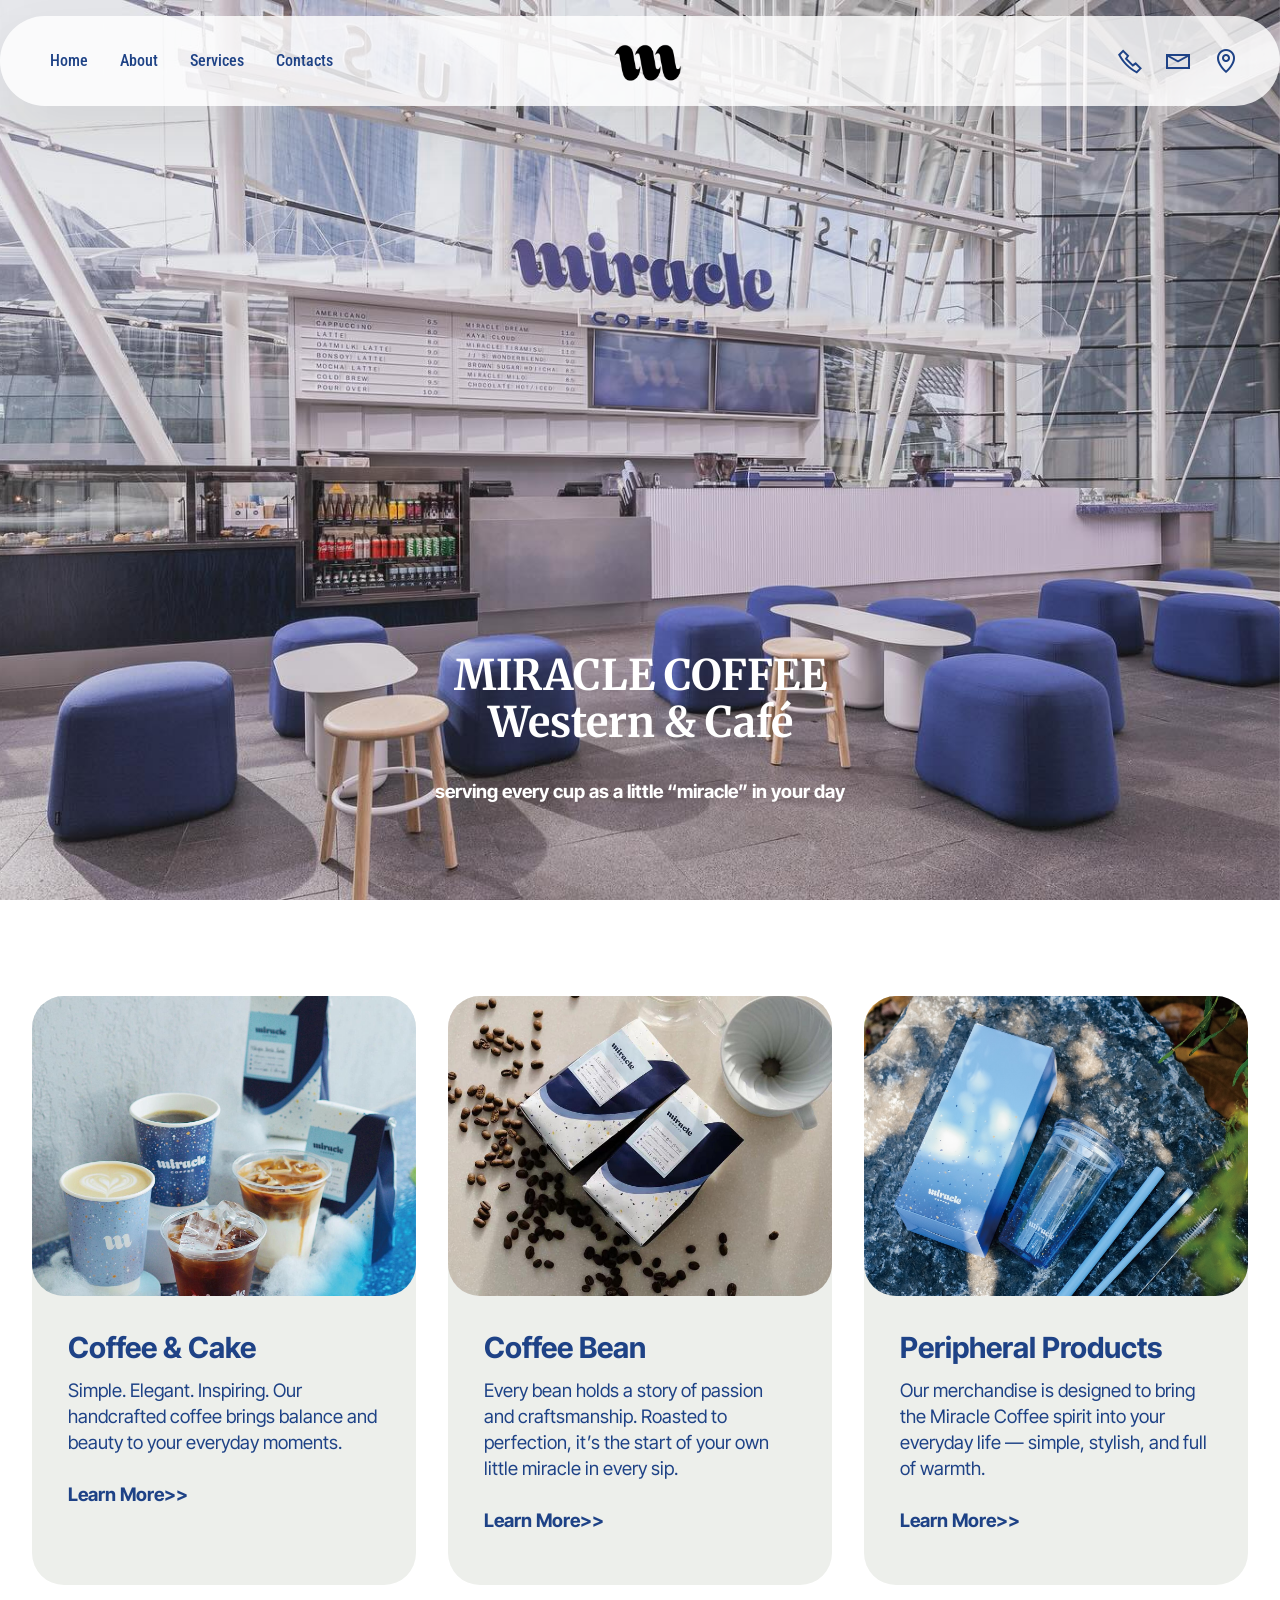
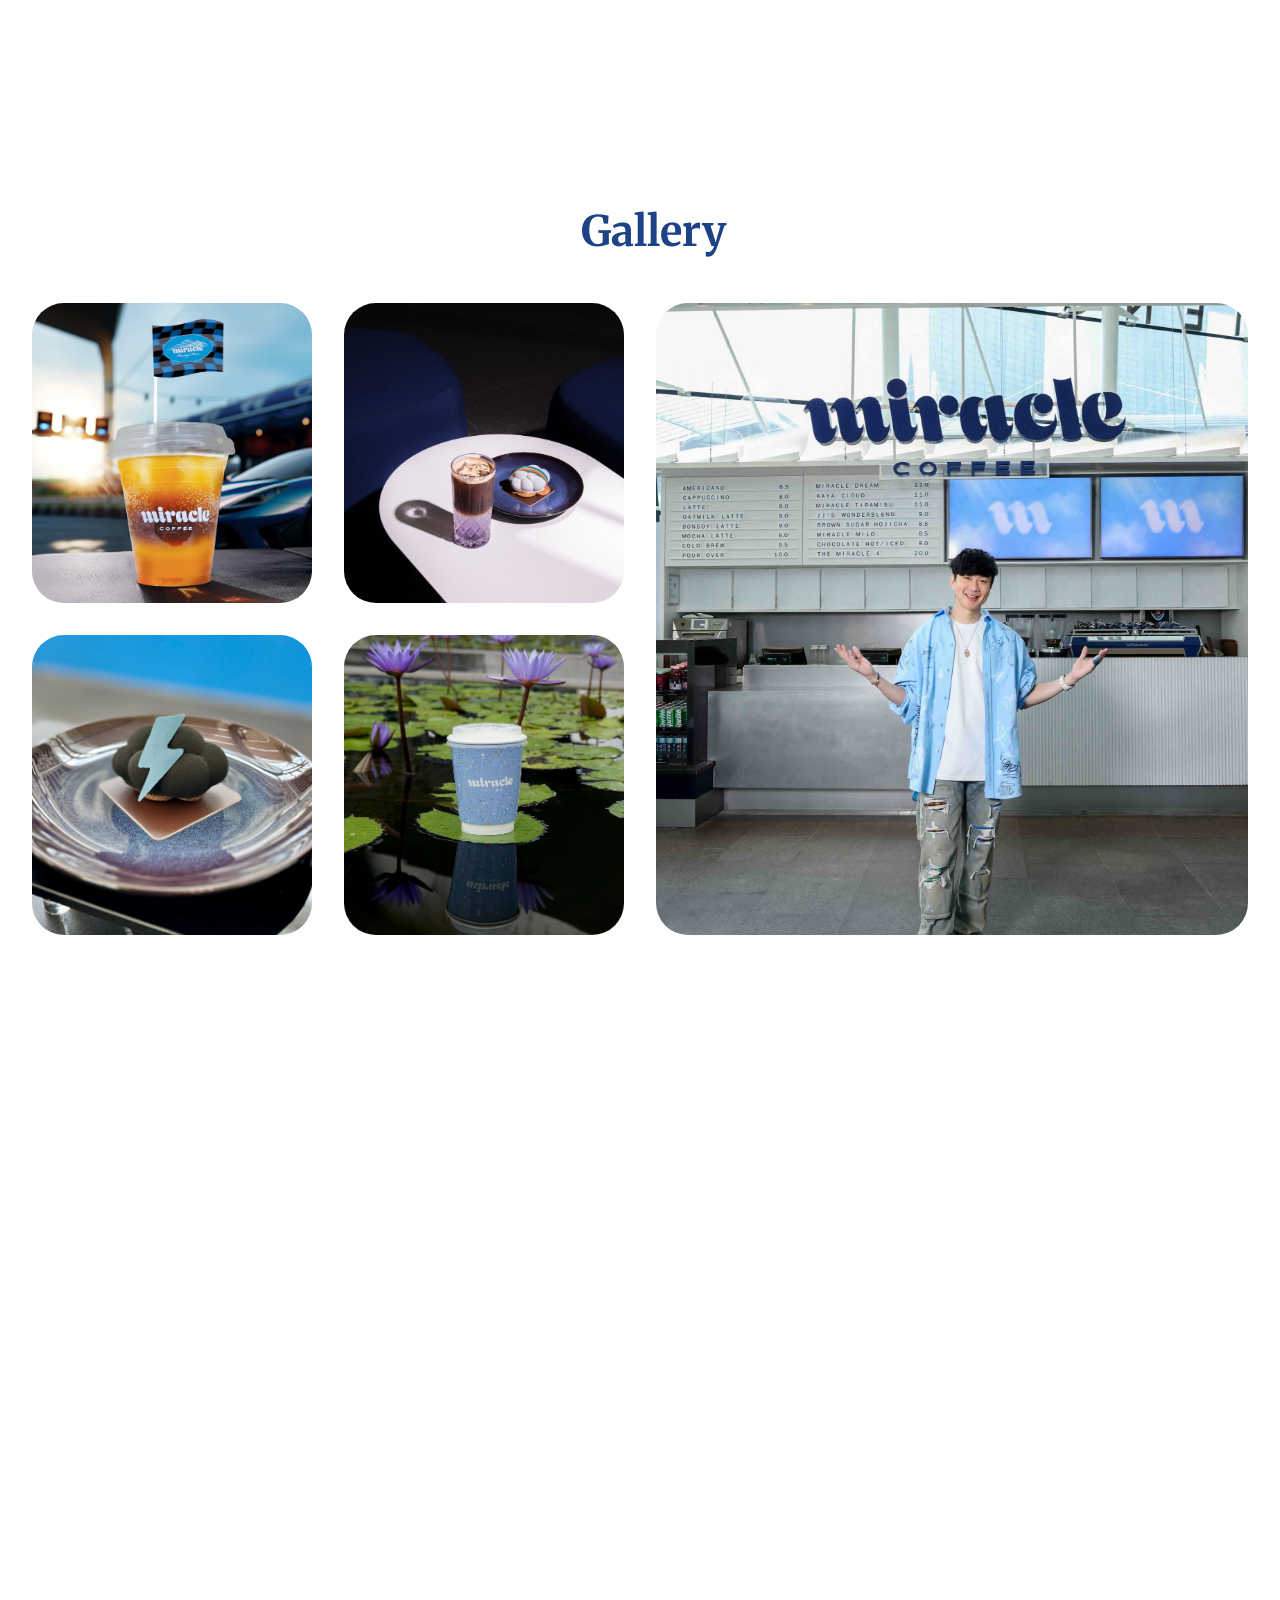
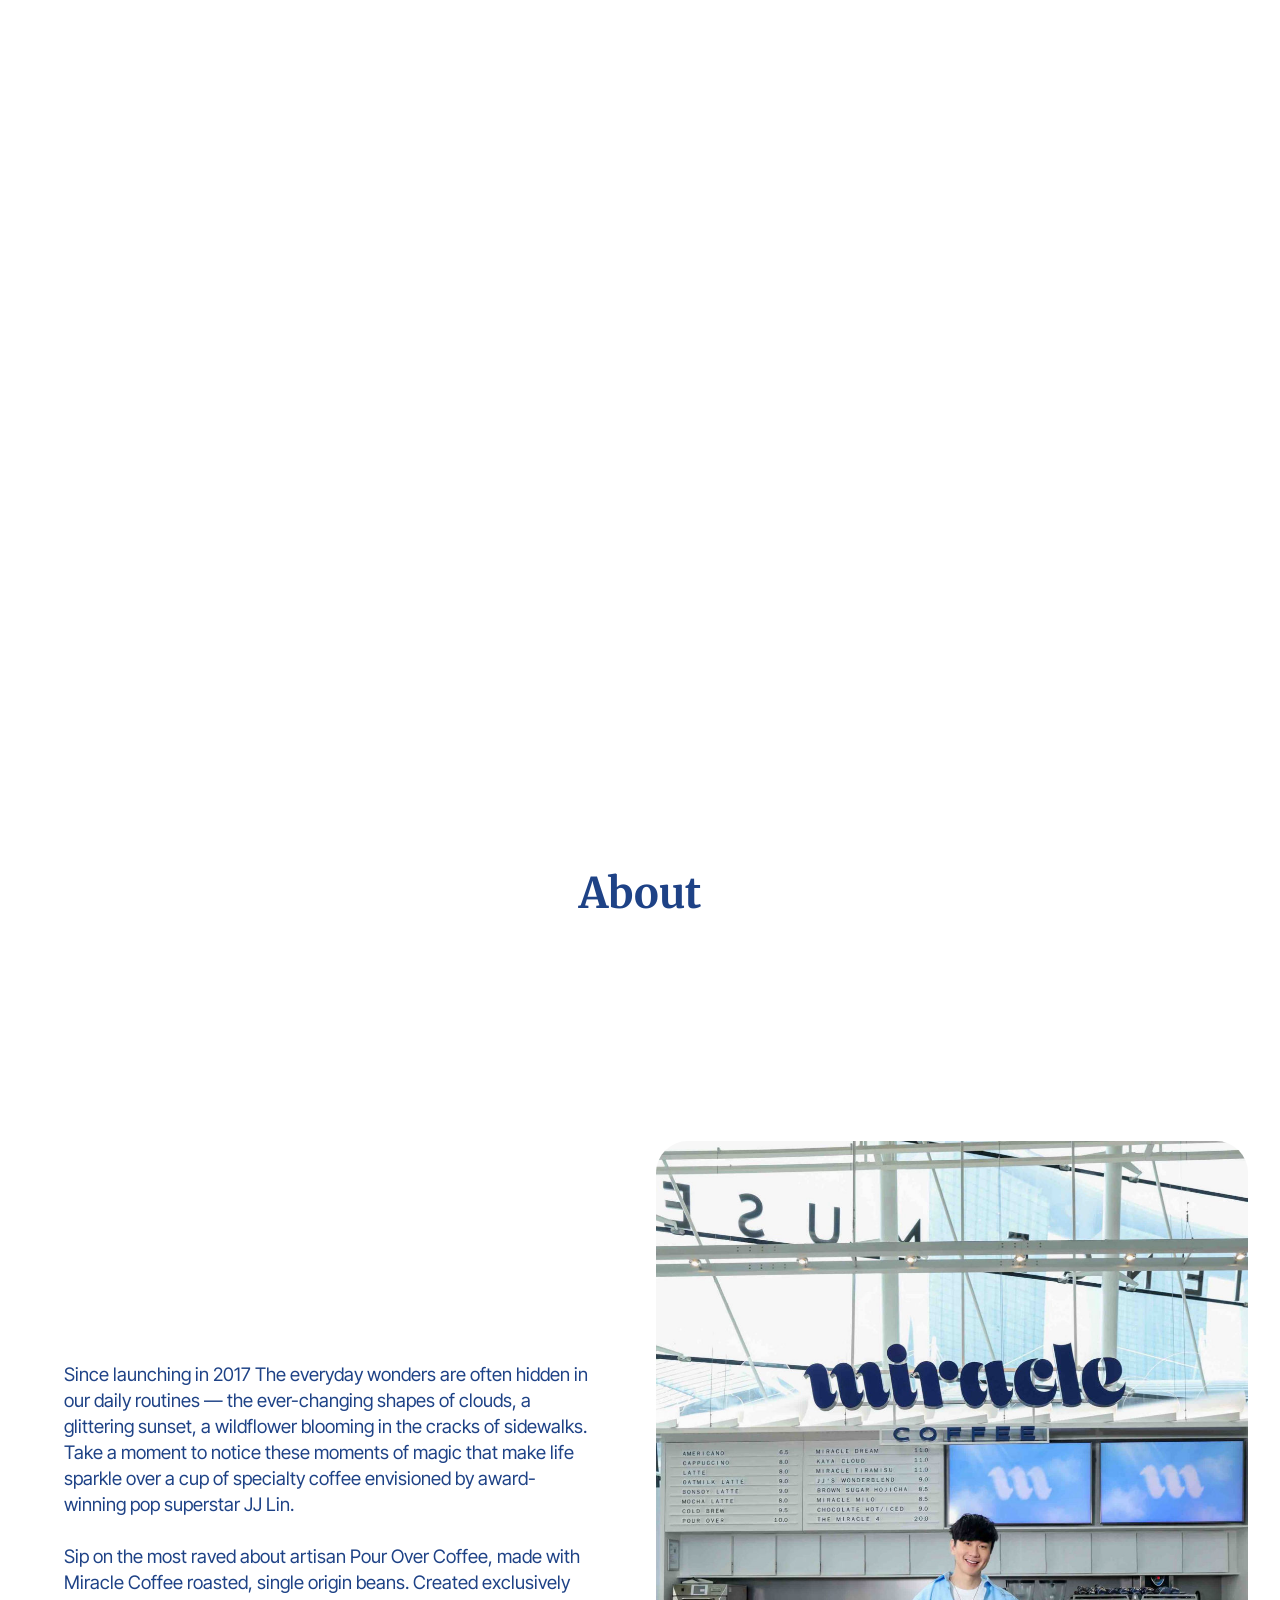
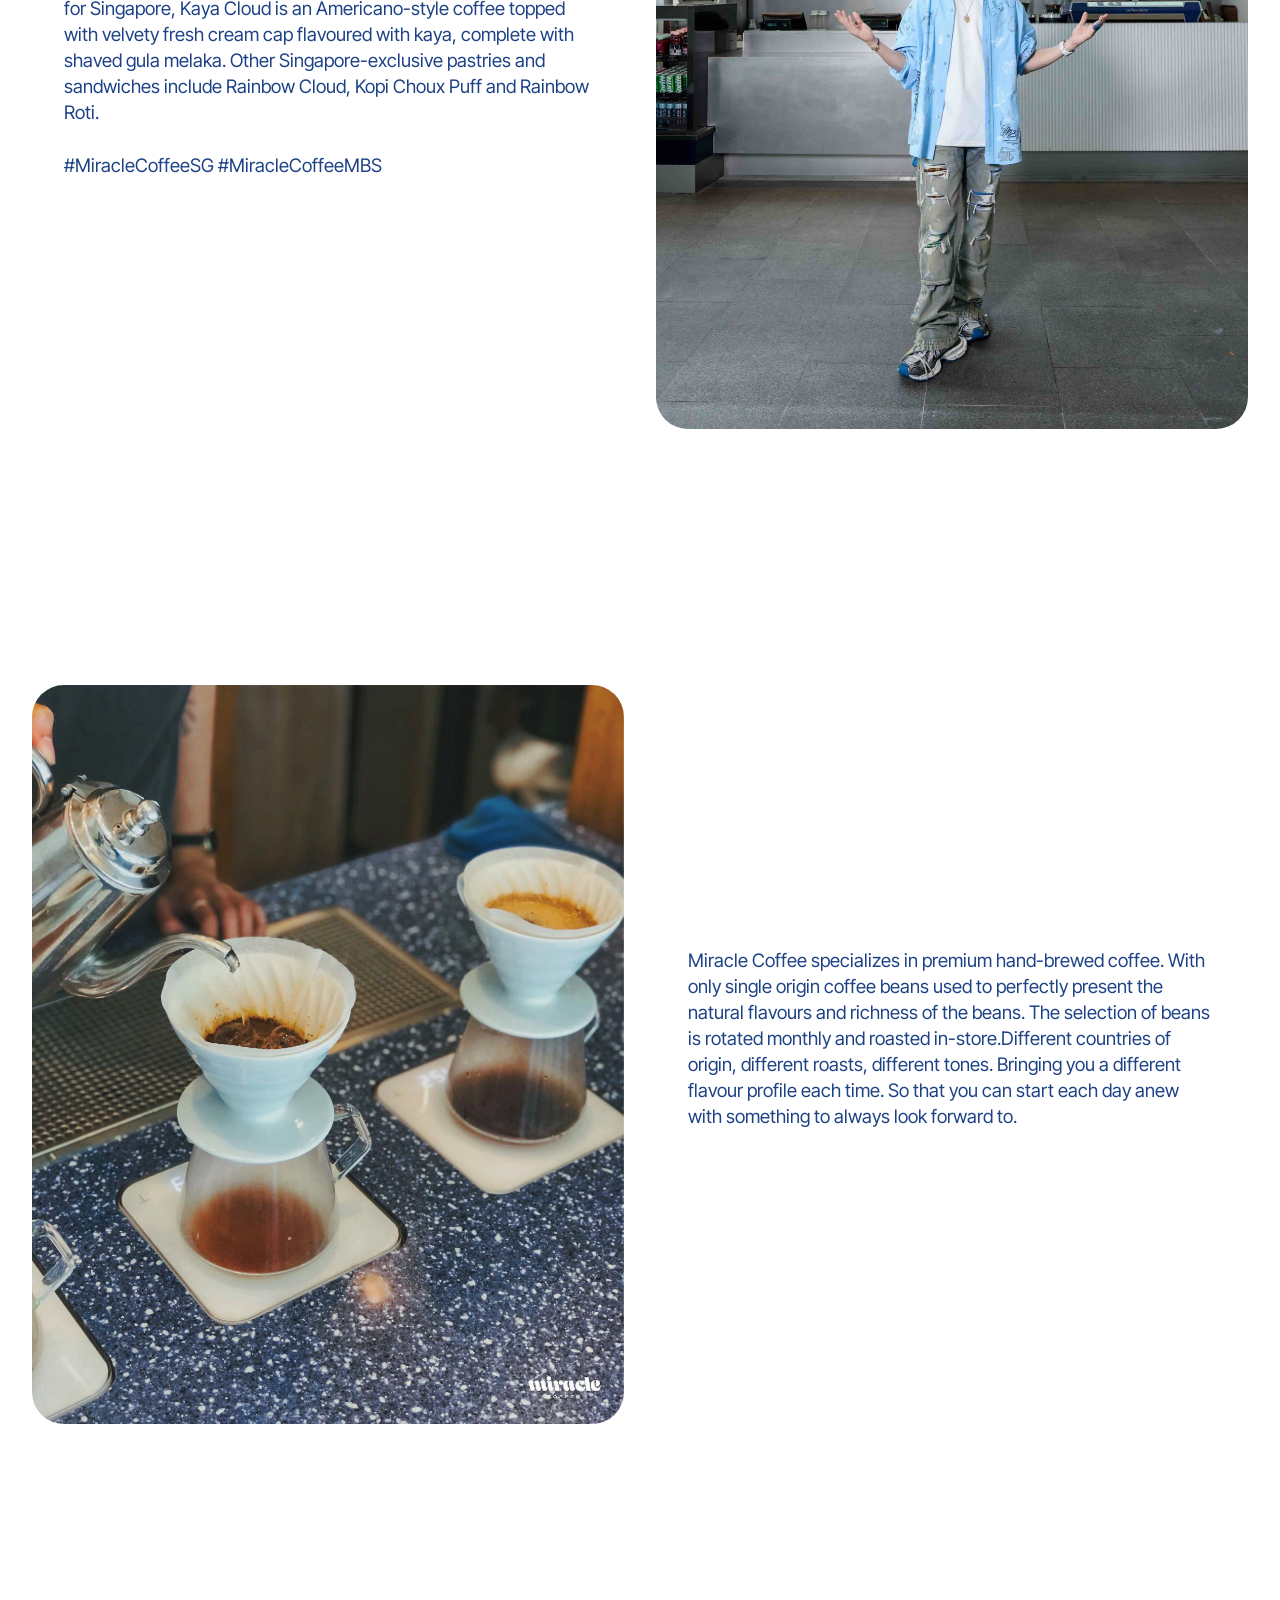
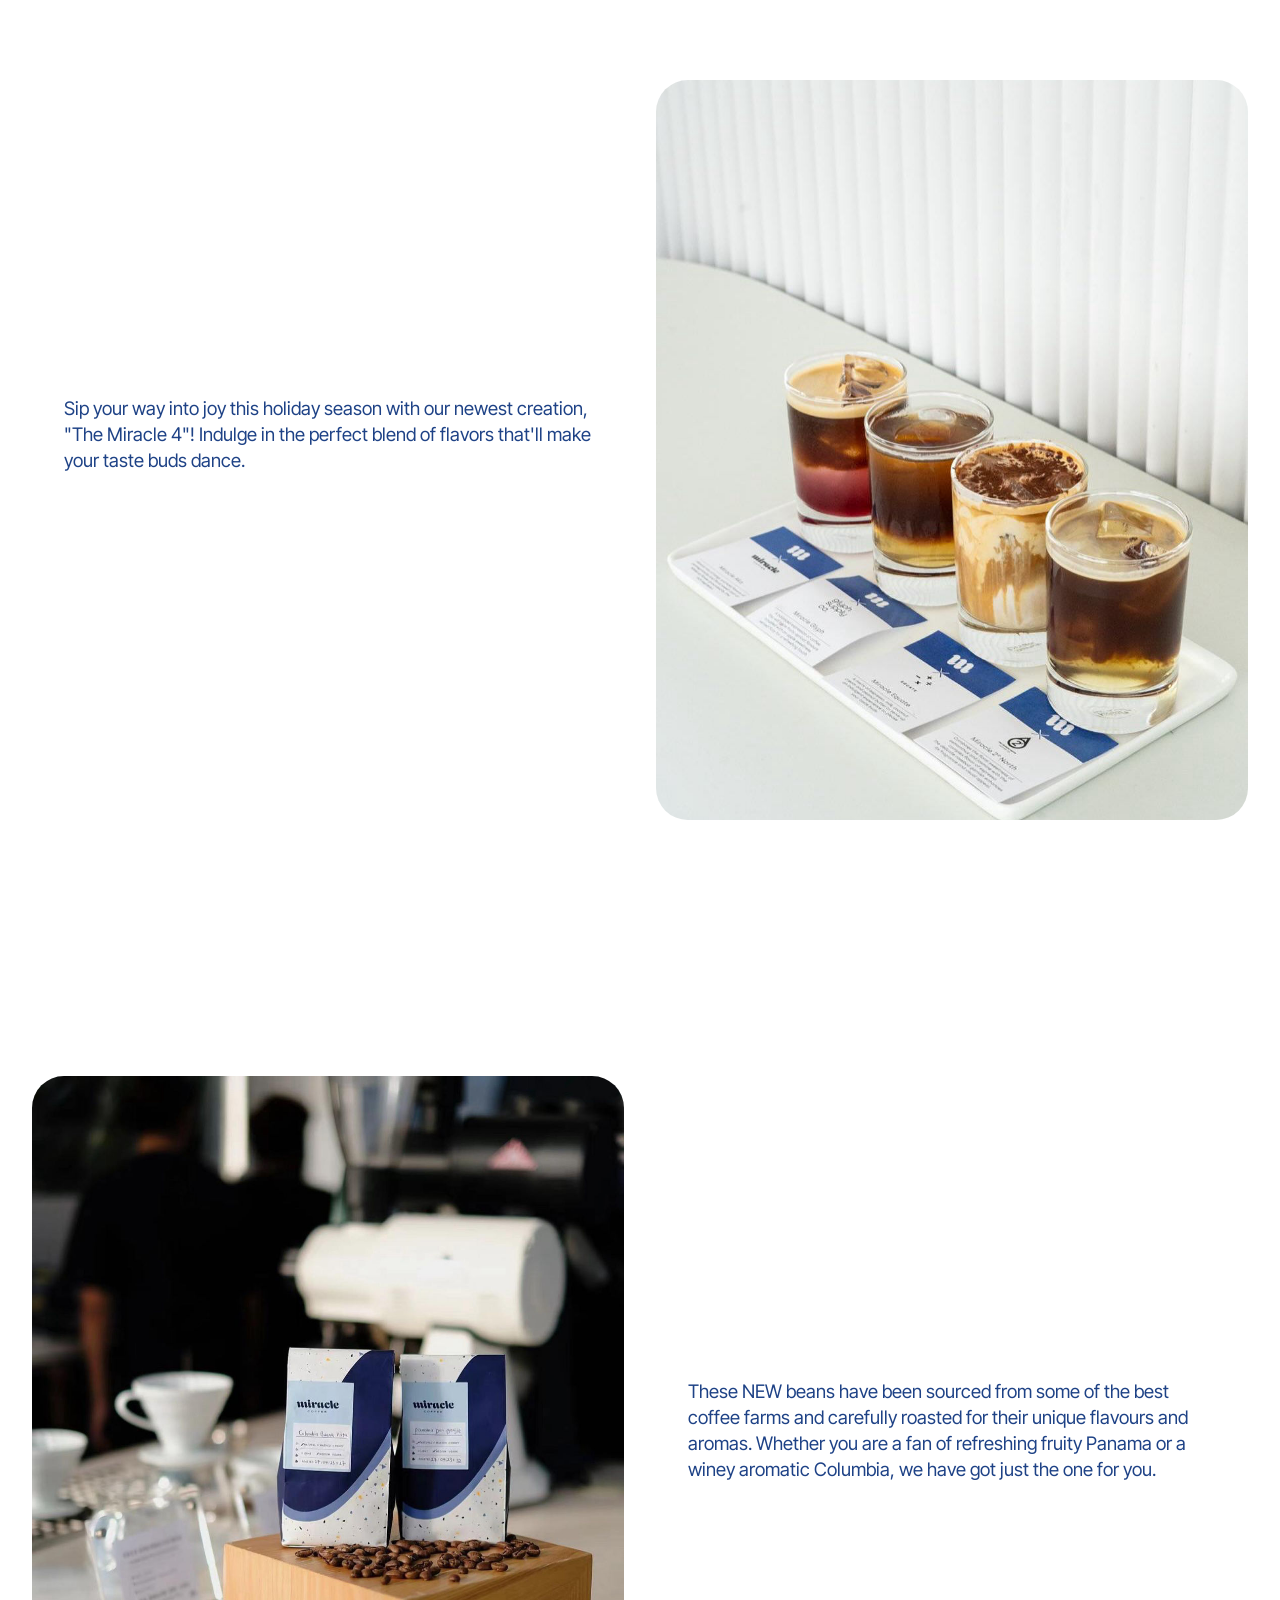
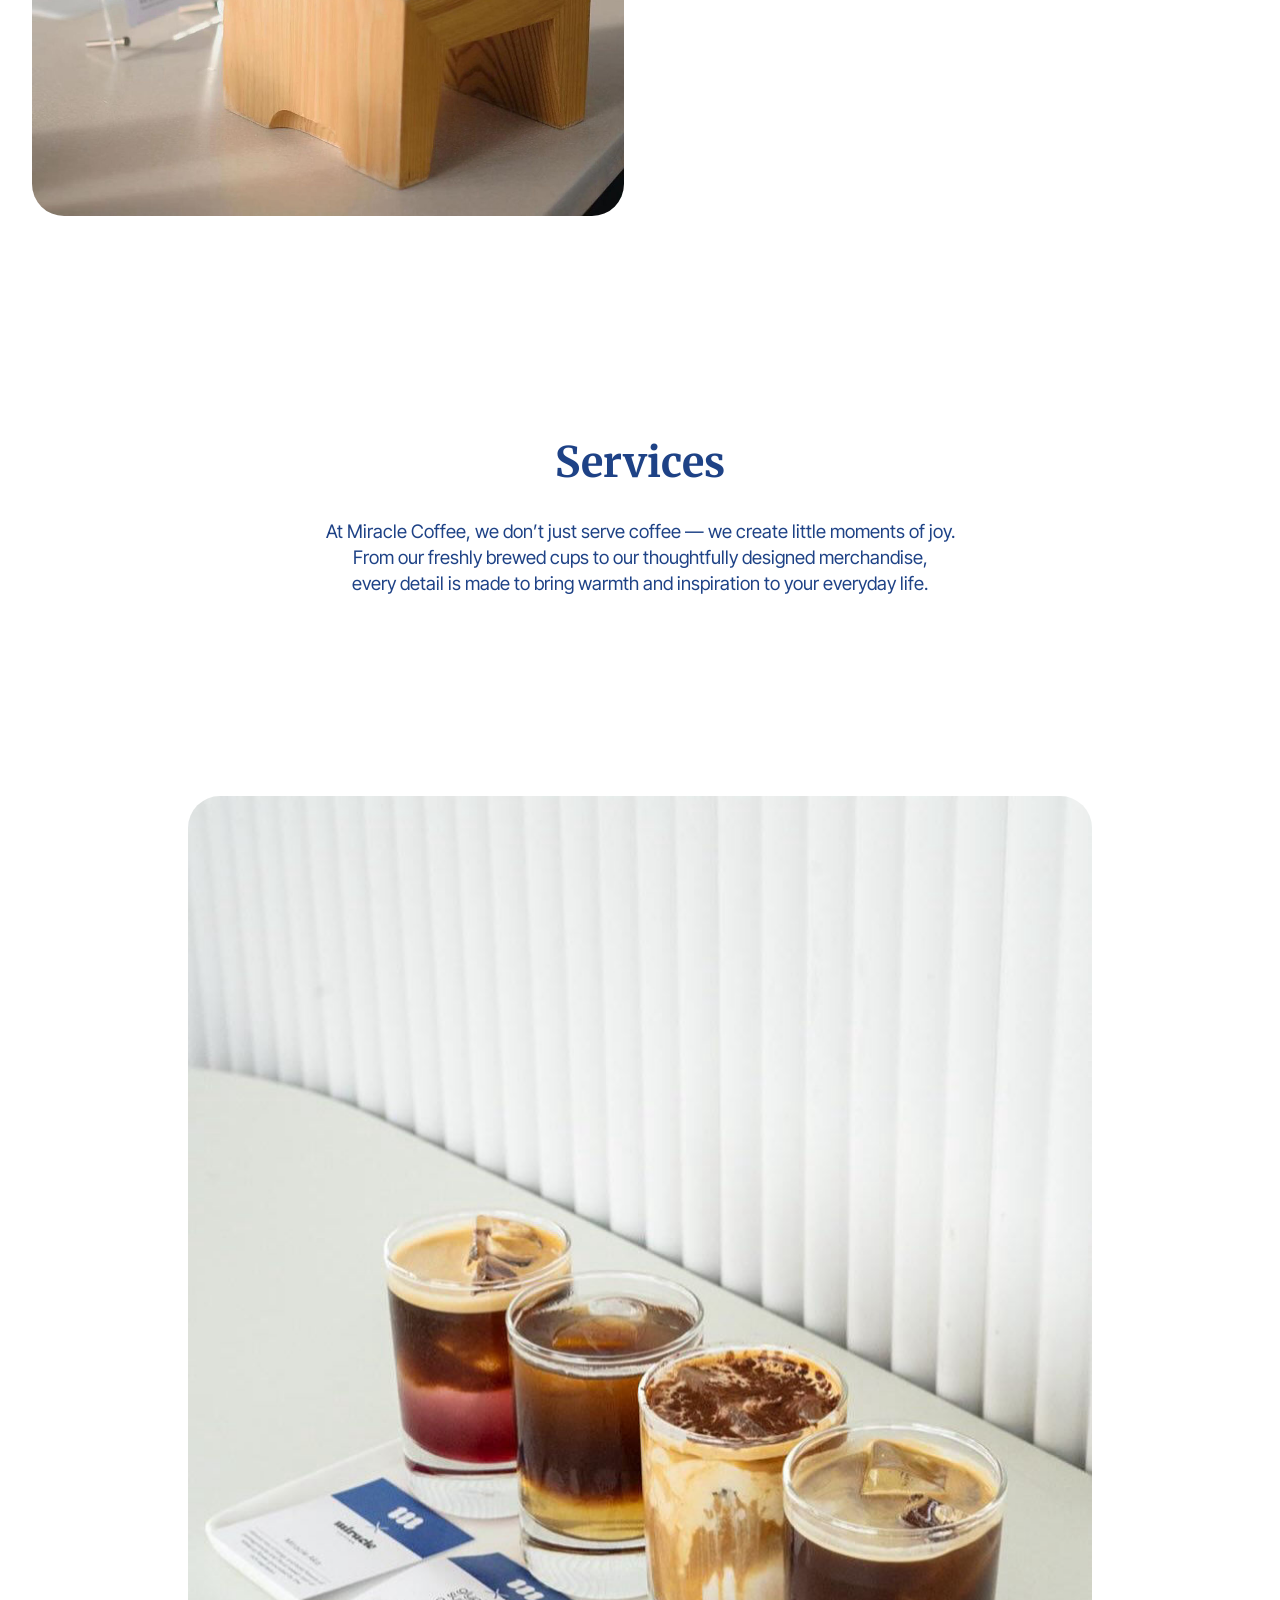
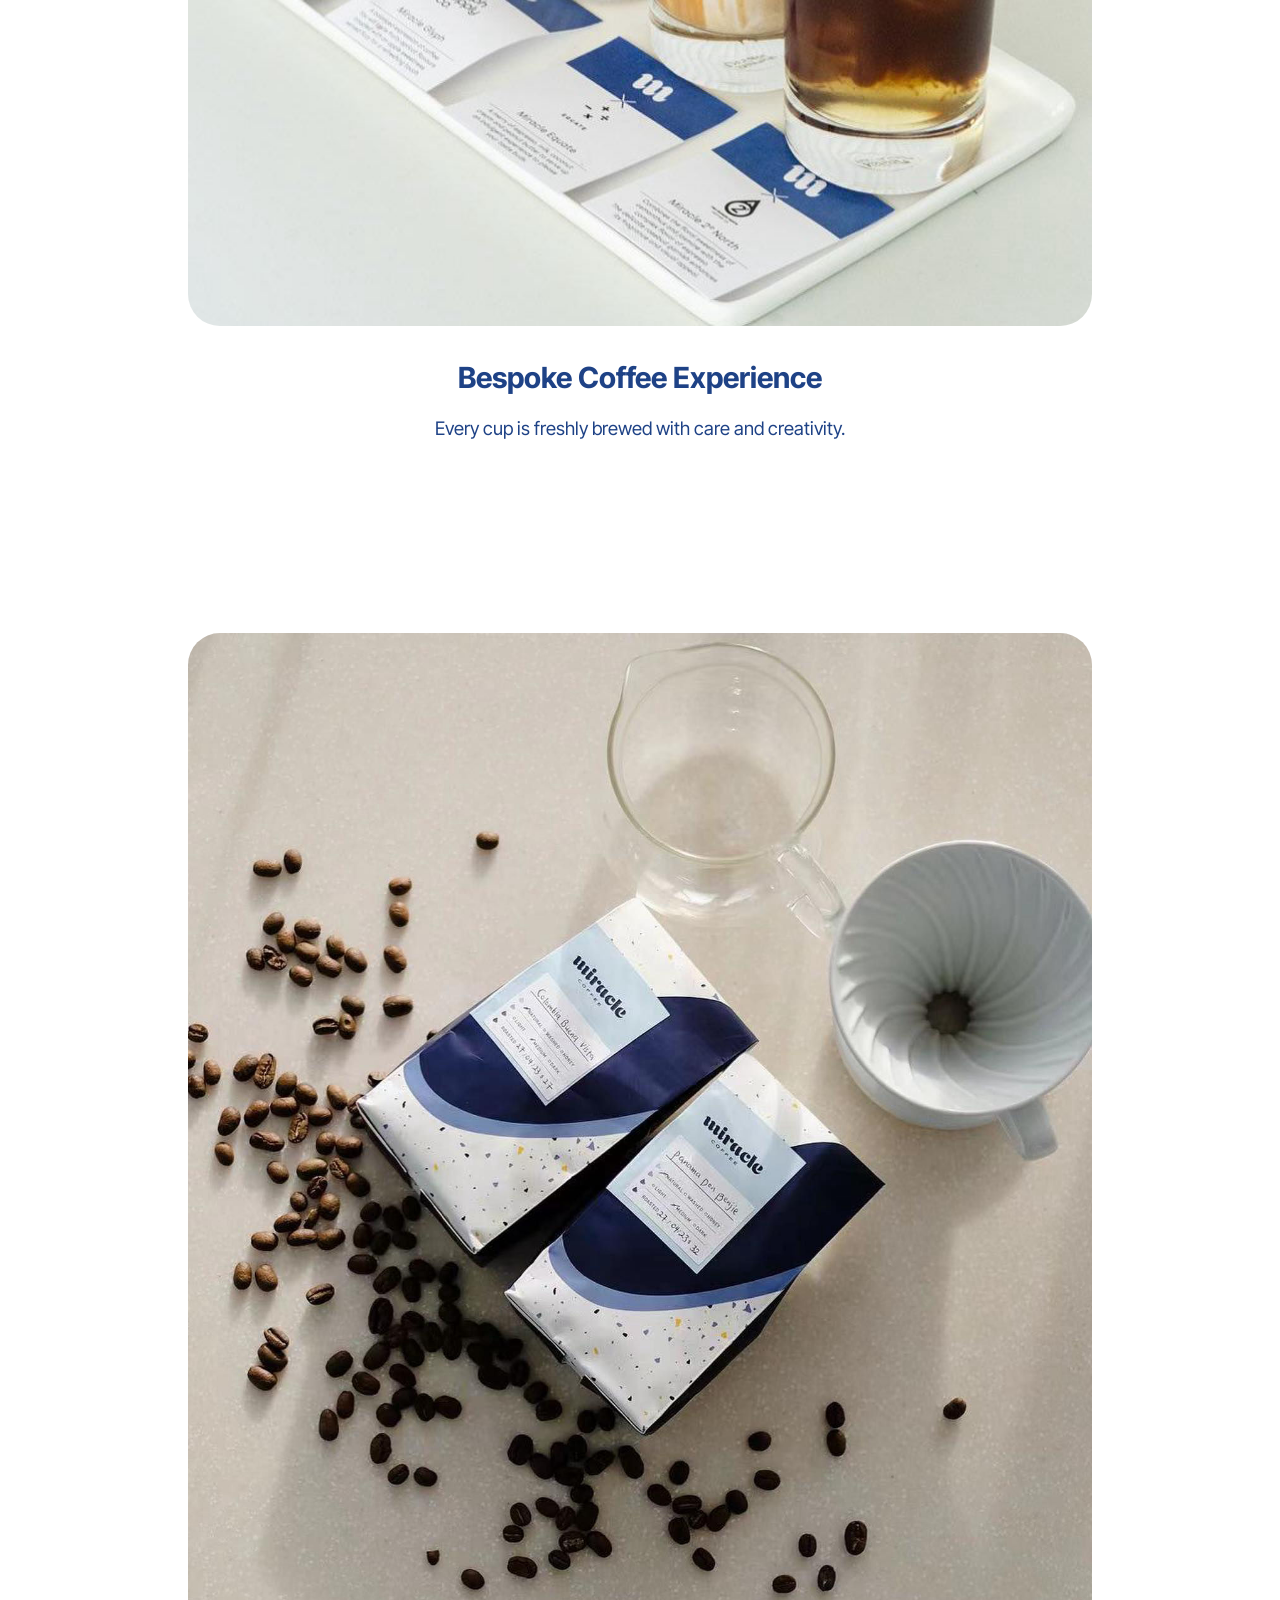
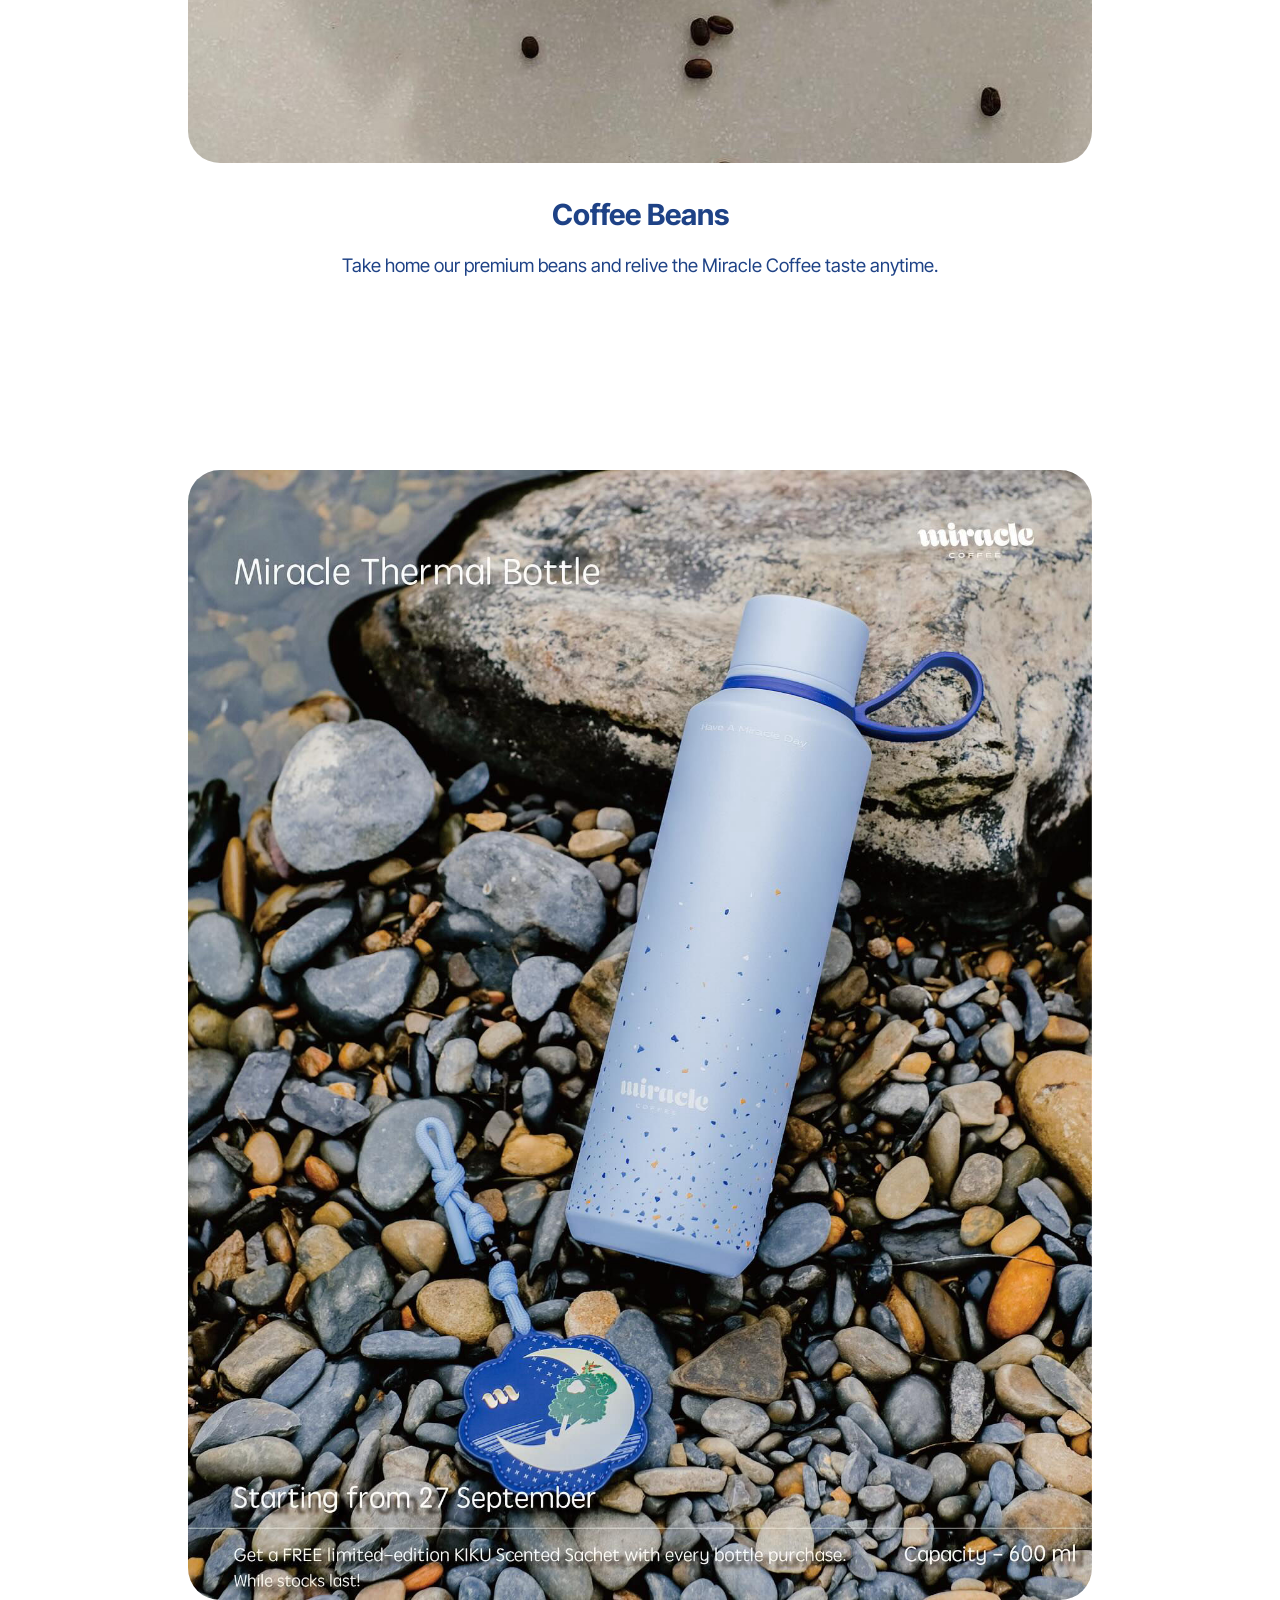
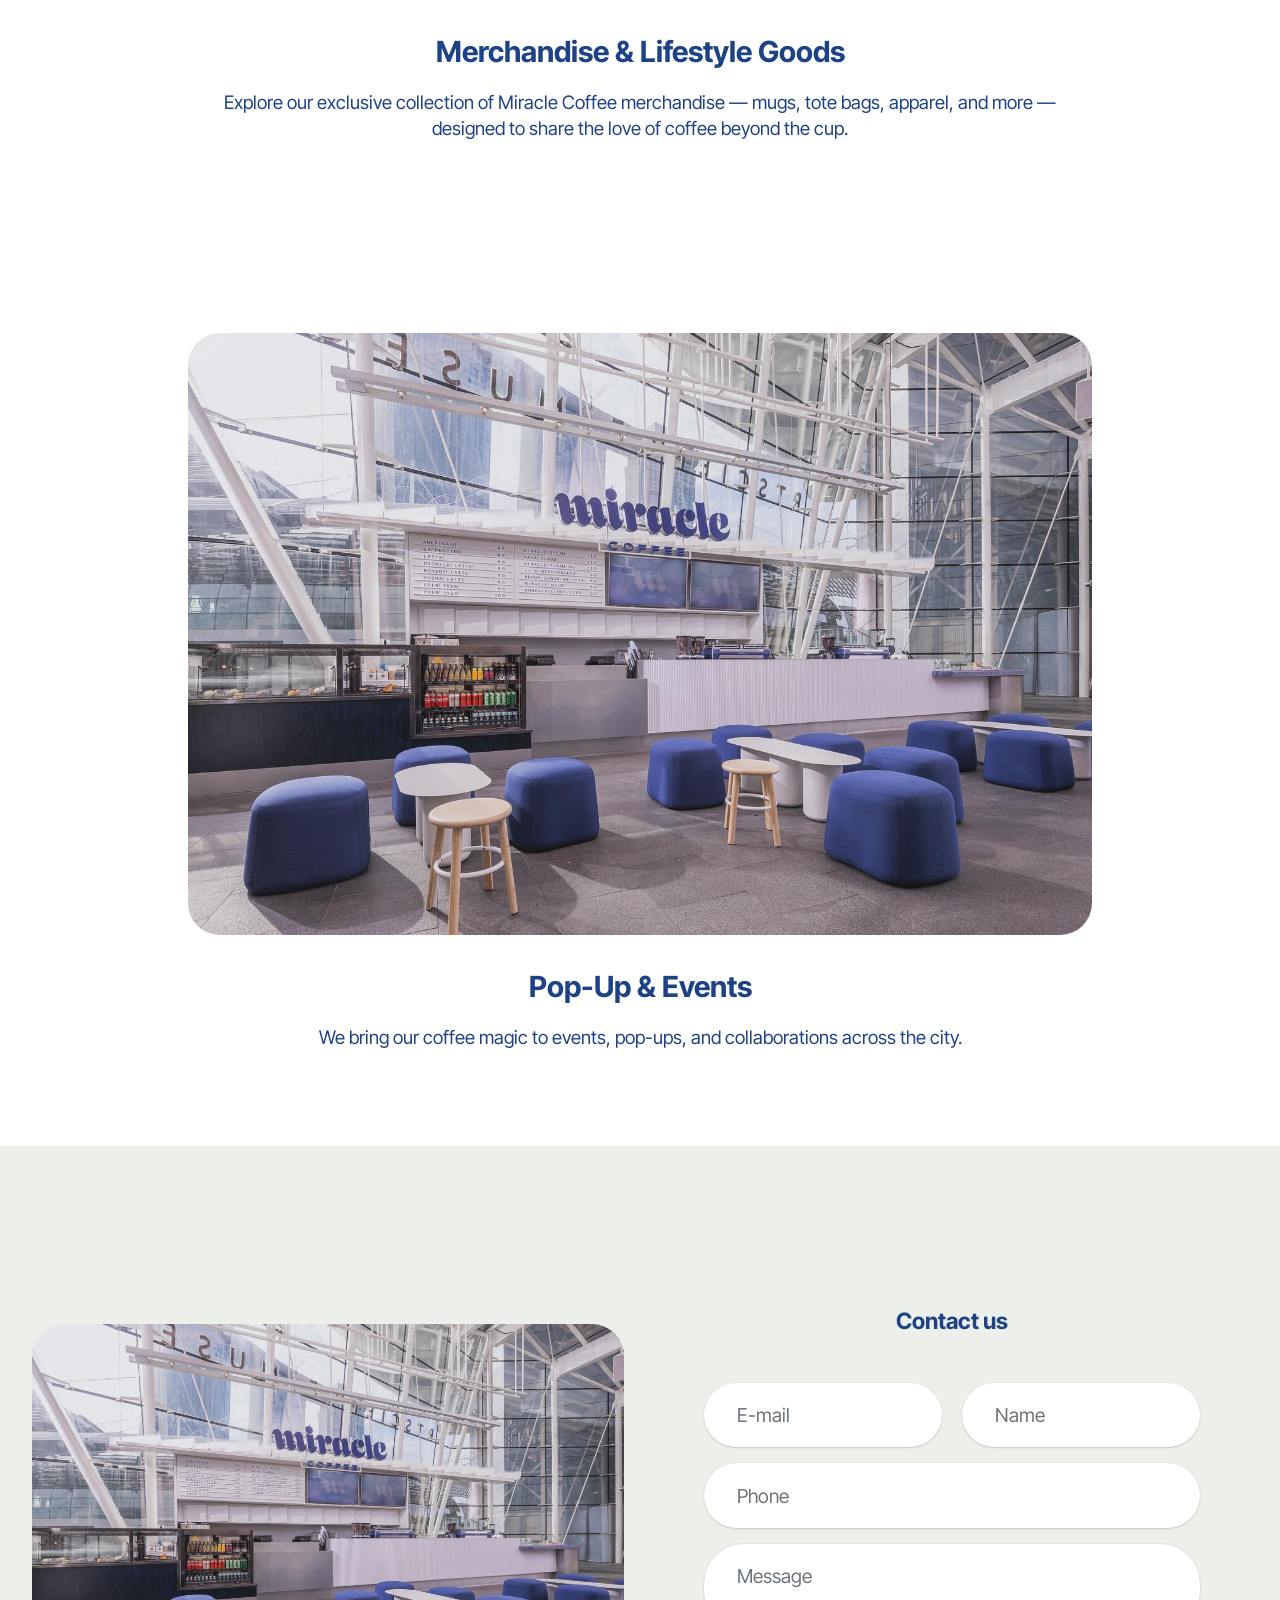
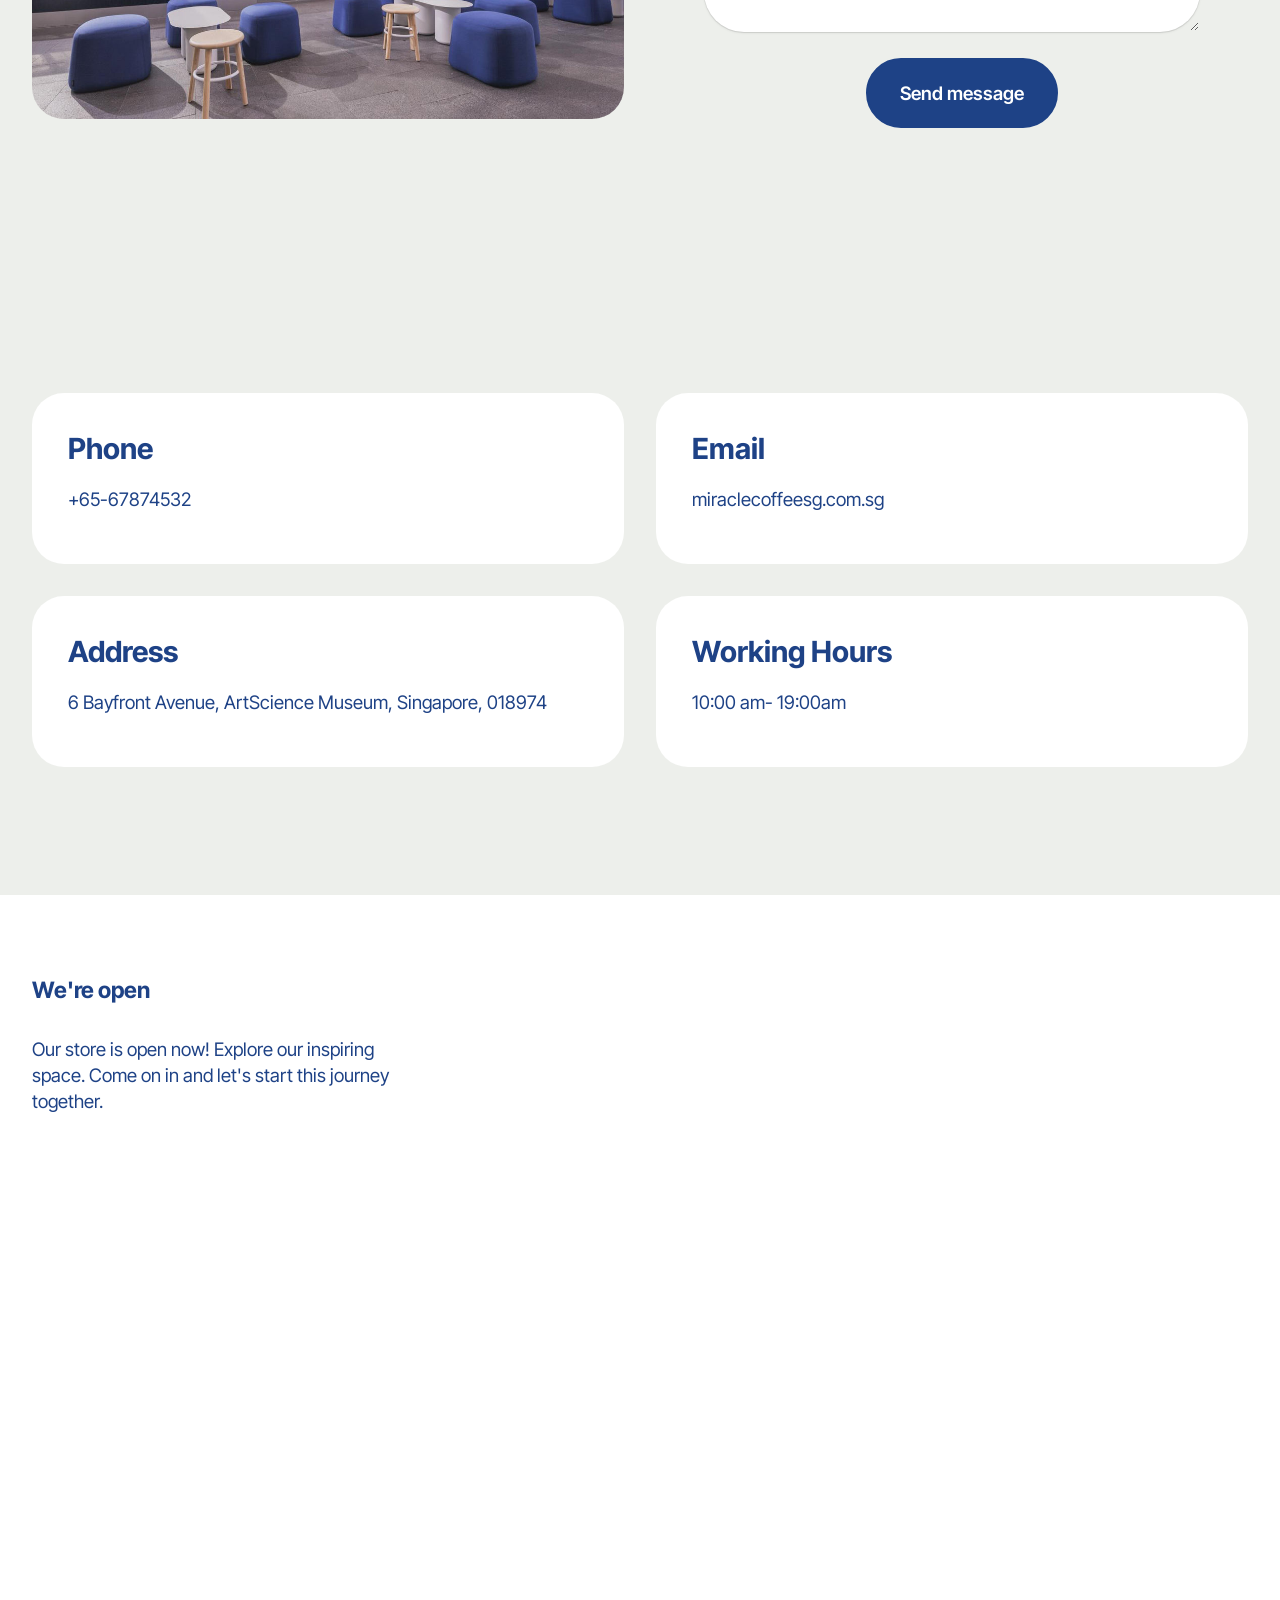
<file: index.html>
<!DOCTYPE html>
<html  >
<head>
  <!-- Site made with Mobirise Website Builder v6.1.4, https://mobirise.com -->
  <meta charset="UTF-8">
  <meta http-equiv="X-UA-Compatible" content="IE=edge">
  <meta name="generator" content="Mobirise v6.1.4, mobirise.com">
  <meta name="viewport" content="width=device-width, initial-scale=1, minimum-scale=1">
  <link rel="shortcut icon" href="assets/images/301805165-104330795756913-1776750005625541947-n-removebg-preview.png" type="image/x-icon">
  <meta name="description" content="">
  
  
  <title>MIracle Coffee 1</title>
  <link rel="stylesheet" href="assets/web/assets/mobirise-icons2/mobirise2.css">
  <link rel="stylesheet" href="assets/bootstrap/css/bootstrap.min.css">
  <link rel="stylesheet" href="assets/parallax/jarallax.css">
  <link rel="stylesheet" href="assets/dropdown/css/style.css">
  <link rel="stylesheet" href="assets/socicon/css/styles.css">
  <link rel="stylesheet" href="assets/theme/css/style.css">
  <link rel="preload" href="https://fonts.googleapis.com/css?family=Merriweather:300,400,500,600,700,800,900,300i,400i,500i,600i,700i,800i,900i&display=swap" as="style" onload="this.onload=null;this.rel='stylesheet'">
  <noscript><link rel="stylesheet" href="https://fonts.googleapis.com/css?family=Merriweather:300,400,500,600,700,800,900,300i,400i,500i,600i,700i,800i,900i&display=swap"></noscript>
  <link rel="preload" href="https://fonts.googleapis.com/css?family=Inter+Tight:100,200,300,400,500,600,700,800,900,100i,200i,300i,400i,500i,600i,700i,800i,900i&display=swap" as="style" onload="this.onload=null;this.rel='stylesheet'">
  <noscript><link rel="stylesheet" href="https://fonts.googleapis.com/css?family=Inter+Tight:100,200,300,400,500,600,700,800,900,100i,200i,300i,400i,500i,600i,700i,800i,900i&display=swap"></noscript>
  <link rel="preload" href="https://fonts.googleapis.com/css?family=Roboto+Condensed:100,200,300,400,500,600,700,800,900,100i,200i,300i,400i,500i,600i,700i,800i,900i&display=swap" as="style" onload="this.onload=null;this.rel='stylesheet'">
  <noscript><link rel="stylesheet" href="https://fonts.googleapis.com/css?family=Roboto+Condensed:100,200,300,400,500,600,700,800,900,100i,200i,300i,400i,500i,600i,700i,800i,900i&display=swap"></noscript>
  <link rel="preload" as="style" href="assets/mobirise/css/mbr-additional.css?v=maelVZ"><link rel="stylesheet" href="assets/mobirise/css/mbr-additional.css?v=maelVZ" type="text/css">

  
  
  
</head>
<body>
  
  <section data-bs-version="5.1" class="menu menu3 cid-uYOqbJSqLU" once="menu" id="menu03-9">
	

	<nav class="navbar navbar-dropdown navbar-fixed-top navbar-expand-lg">
		<div class="container">
			<div class="navbar-brand">
				<span class="navbar-logo">
					<a href="index.html">
						<img src="assets/images/301805165-104330795756913-1776750005625541947-n-removebg-preview.png" alt="Mobirise Website Builder" style="height: 5rem;">
					</a>
				</span>
				
			</div>
			<button class="navbar-toggler" type="button" data-toggle="collapse" data-bs-toggle="collapse" data-target="#navbarSupportedContent" data-bs-target="#navbarSupportedContent" aria-controls="navbarNavAltMarkup" aria-expanded="false" aria-label="Toggle navigation">
				<div class="hamburger">
					<span></span>
					<span></span>
					<span></span>
					<span></span>
				</div>
			</button>
			<div class="collapse navbar-collapse" id="navbarSupportedContent">
				<ul class="navbar-nav nav-dropdown nav-right" data-app-modern-menu="true"><li class="nav-item">
						<a class="nav-link link text-primary display-4" href="index.html#top">Home</a>
					</li><li class="nav-item"><a class="nav-link link text-primary display-4" href="index.html#article11-2d">About</a></li>
					<li class="nav-item">
						<a class="nav-link link show text-primary display-4" href="index.html#article11-2e" aria-expanded="false">Services</a>
					</li>
					<li class="nav-item">
						<a class="nav-link link text-primary display-4" href="index.html#form03-2m">Contacts</a>
					</li></ul>
				<div class="icons-menu">
					<a class="iconfont-wrapper" href="https://mobiri.se">
						<span class="p-2 mbr-iconfont mobi-mbri-phone mobi-mbri"></span>
					</a>
					<a class="iconfont-wrapper" href="https://mobiri.se">
						<span class="p-2 mbr-iconfont mobi-mbri-letter mobi-mbri"></span>
					</a>
					<a class="iconfont-wrapper" href="https://mobiri.se">
						<span class="p-2 mbr-iconfont mobi-mbri-map-pin mobi-mbri"></span>
					</a>
					
				</div>
				
			</div>
		</div>
	</nav>
</section>

<section data-bs-version="5.1" class="header16 cid-uYOrEh59bc mbr-fullscreen mbr-parallax-background" id="header17-a">
  
  
  <div class="container-fluid">
    <div class="row">
      <div class="content-wrap col-12 col-md-12">
        <h1 class="mbr-section-title mbr-fonts-style mbr-white mb-4 display-1">
          <br><strong>MIRACLE COFFEE</strong><div><strong>Western &amp; Café</strong></div></h1>
        
        <p class="mbr-fonts-style mbr-text mbr-white mb-4 display-7"><strong>serving every cup as a little<em> </em>“miracle” in your day</strong></p>
        
      </div>
    </div>
  </div>
</section>

<section data-bs-version="5.1" class="features4 start cid-uYOBExWtnb" id="features04-g">
	
	
	<div class="container">
		<div class="row justify-content-center">
			<div class="col-12 content-head">
				
			</div>
		</div>
		<div class="row">
			<div class="item features-image col-12 col-md-6 col-lg-4">
				<div class="item-wrapper">
					<div class="item-img">
						<img src="assets/images/470610408-550936231096365-851151692326108719-n-1.jpg" alt="Mobirise Website Builder">
					</div>
					<div class="item-content">
						<h5 class="item-title mbr-fonts-style display-5"><strong>Coffee &amp; Cake</strong></h5>
						<p class="mbr-text mbr-fonts-style display-7">Simple. Elegant. Inspiring. Our handcrafted coffee brings balance and beauty to your everyday moments.<br><br><a href="page4.html" class="text-primary"><strong>Learn More&gt;&gt;</strong></a><br></p>
						
					</div>

				</div>
			</div>
			<div class="item features-image col-12 col-md-6 col-lg-4">
				<div class="item-wrapper">
					<div class="item-img">
						<img src="assets/images/481477380-612297934960427-5396596899821233085-n.jpg" alt="Mobirise Website Builder">
					</div>
					<div class="item-content">
						<h5 class="item-title mbr-fonts-style display-5"><strong>Coffee Bean</strong></h5>
						<p class="mbr-text mbr-fonts-style display-7">Every bean holds a story of passion and craftsmanship. Roasted to perfection, it’s the start of your own little miracle in every sip.<br><br><a href="page5.html" class="text-primary"><strong>Learn More&gt;&gt;</strong></a><br>
						</p>
						
					</div>
				</div>
			</div>
			<div class="item features-image col-12 col-md-6 col-lg-4">
				<div class="item-wrapper">
					<div class="item-img">
						<img src="assets/images/498599114-17982119513830143-7688319181608224110-n.jpg" alt="Mobirise Website Builder">
					</div>
					<div class="item-content">
						<h5 class="item-title mbr-fonts-style display-5"><strong>Peripheral Products</strong></h5>
						<p class="mbr-text mbr-fonts-style display-7">Our merchandise is designed to bring the Miracle Coffee spirit into your everyday life — simple, stylish, and full of warmth.<br><br><a href="page6.html" class="text-primary"><strong>Learn More&gt;&gt;</strong></a><br>
						</p>
						
					</div>
				</div>
			</div>
		</div>
	</div>
</section>

<section data-bs-version="5.1" class="gallery05 cid-uYOCS6DNzI" id="gallery05-i">
    

    
    
    <div class="container">
        <div class="row justify-content-center">
            <div class="col-md-12 content-head mb-5">
                <h1 class="mbr-section-title mbr-fonts-style mb-0 display-1">
                    <strong>&nbsp; &nbsp;Gallery</strong></h1>
                
            </div>
        </div>
        <div class="row justify-content-center  blockContent">
            <div class="col-12 col-lg-6">
                <div class="row">
                    <div class="col-xs-12 col-sm-12 col-md-6 col-lg-6 active">
                        <div class="item-wrapper">
                            <div class="item-img">
                                <img src="assets/images/483066378-622679453922275-5436562945282788918-n.jpg" alt="Mobirise Website Builder" title="" data-slide-to="0" data-bs-slide-to="0" class="smallImage">
                            </div>

                        </div>
                    </div>
                    <div class="col-md-6 col-xs-12 col-sm-12 col-lg-6">
                        <div class="item-wrapper">
                            <div class="item-img">
                                <img src="assets/images/04-sc-miracle-coffee-singapore-jj-lin-hungrygowhere.jpg" alt="Mobirise Website Builder" title="" data-slide-to="1" data-bs-slide-to="1" class="smallImage">
                            </div>

                        </div>
                    </div>
                    <div class="col-xs-12 col-sm-12 col-md-6 col-lg-6">
                        <div class="item-wrapper">
                            <div class="item-img">
                                <img src="assets/images/img-8631.jpg" alt="Mobirise Website Builder" title="" data-slide-to="2" data-bs-slide-to="2" class="smallImage">
                            </div>
                        </div>
                    </div>
                    <div class="col-xs-12 col-sm-12 col-md-6 col-lg-6">
                        <div class="item-wrapper">
                            <div class="item-img">
                                <img src="assets/images/469875058-556351093888445-3016398862275110903-n.jpg" alt="Mobirise Website Builder" title="" data-slide-to="3" data-bs-slide-to="3" class="smallImage">
                            </div>
                        </div>
                    </div>
                </div>
            </div>
            <div class="col-12 col-lg-6">
                <div class="item-wrapper">
                    <div class="item-img ">
                        <img class="w-100 largeImage" src="assets/images/jj-lin-in-front-of-the-flagship-cafe-counter-scaled.jpg" alt="Mobirise Website Builder" data-slide-to="3" data-bs-slide-to="3">
                    </div>

                </div>
            </div>
        </div>
    </div>
</section>

<section data-bs-version="5.1" class="gallery4 cid-uZ0b08Pn0v" id="gallery04-1i">
  
  
  <div class="container-fluid gallery-wrapper">
    <div class="row justify-content-center">
      <div class="col-12 content-head">
        
      </div>
    </div>
    <div class="grid-container">
      <div class="grid-container-1" style="transform: translate3d(-200px, 0px, 0px);">
        <div class="grid-item">
          <img src="assets/images/551801381-17996030633830143-6296953512061524908-n-768x960.jpg" alt="Mobirise Website Builder">
        </div>
        <div class="grid-item">
          <img src="assets/images/jj-lin-in-front-of-the-flagship-cafe-counter-scaled-768x1151.jpg" alt="Mobirise Website Builder">
        </div>
        <div class="grid-item">
          <img src="assets/images/481780273-612298191627068-6673244342465356547-n-768x960.jpg" alt="Mobirise Website Builder">
        </div>
        <div class="grid-item">
          <img src="assets/images/img-8631-768x768.jpg" alt="Mobirise Website Builder">
        </div>
      </div>
      <div class="grid-container-2" style="transform: translate3d(-70px, 0px, 0px);">
        <div class="grid-item">
          <img src="assets/images/483066378-622679453922275-5436562945282788918-n-768x835.jpg" alt="Mobirise Website Builder">
        </div>
        <div class="grid-item">
          <img src="assets/images/470610408-550936231096365-851151692326108719-n-768x958.jpg" alt="Mobirise Website Builder">
        </div>
        <div class="grid-item">
          <img src="assets/images/04-sc-miracle-coffee-singapore-jj-lin-hungrygowhere-768x1024.jpg" alt="Mobirise Website Builder">
        </div>
        <div class="grid-item">
          <img src="assets/images/471149863-550936171096371-1364765963683925314-n-768x958.jpg" alt="Mobirise Website Builder">
        </div>
      </div>
    </div>
  </div>
</section>

<section data-bs-version="5.1" class="article11 cid-uZ0W2i057S" id="article11-2d">
    

    
    
    <div class="container">
        <div class="row justify-content-center">
            <div class="title col-md-12 col-lg-10">
                <h3 class="mbr-section-title mbr-fonts-style align-center mt-0 mb-0 display-1"><strong>About</strong></h3>
                
                
            </div>
        </div>
    </div>
</section>

<section data-bs-version="5.1" class="start article4 cid-uZ0VawvQtM" id="article04-29">
	

	
	

	<div class="container">
		<div class="row justify-content-center">
			<div class="col-12 col-md-12 col-lg-6 image-wrapper">
				<img class="w-100" src="assets/images/jj-lin-in-front-of-the-flagship-cafe-counter-scaled-1170x1754.jpg" alt="Mobirise Website Builder">
			</div>
			<div class="col-12 col-md-12 col-lg">
				<div class="text-wrapper align-left">
					<h1 class="mbr-section-title mbr-fonts-style mb-4 display-7">Since launching in 2017 The everyday wonders are often hidden in our daily routines<strong style="font-size: calc(1.07rem + 0.13 * ((100vw - 62rem) / 25));"> </strong><span style="font-size: calc(1.07rem + 0.13 * ((100vw - 62rem) / 25));">— the ever-changing shapes of clouds, a glittering suns</span><span style="font-size: calc(1.07rem + 0.13 * ((100vw - 62rem) / 25));">et, a wildflower blooming in the cracks of sidewalks. Take a moment to notice these moments of magic that make life sparkle over a cup of specialty coffee envisioned by award-winning pop superstar JJ Lin.</span><br><span style="font-size: calc(1.07rem + 0.13 * ((100vw - 62rem) / 25));"><br></span><div>Sip on the most raved about artisan Pour Over Coffee, made with Miracle Coffee roasted, single origin beans. Created exclusively for Singapore, Kaya Cloud is an Americano-style coffee topped with velvety fresh cream cap flavoured with kaya, complete with shaved gula melaka. Other Singapore-exclusive pastries and sandwiches include Rainbow Cloud, Kopi Choux Puff and Rainbow Roti.</div><div><br></div><div>#MiracleCoffeeSG #MiracleCoffeeMBS</div></h1>
					
					
				</div>
			</div>
		</div>
	</div>
</section>

<section data-bs-version="5.1" class="start article2 cid-uZ0Vb2bVn6" id="article02-2a">
	

	
	

	<div class="container">
		<div class="row justify-content-center">
			<div class="col-12 col-md-12 col-lg-6 image-wrapper">
				<img class="w-100" src="assets/images/471149863-550936171096371-1364765963683925314-n-1170x1460.jpg" alt="Mobirise Website Builder">
			</div>
			<div class="col-12 col-md-12 col-lg">
				<div class="text-wrapper align-left">
					<h1 class="mbr-section-title mbr-fonts-style mb-4 display-7">Miracle Coffee specializes in premium hand-brewed coffee. With only single origin coffee beans used to perfectly present the natural flavours and richness of the beans. The selection of beans is rotated monthly and roasted in-store.Different countries of origin, different roasts, different tones. Bringing you a different flavour profile each time. So that you can start each day anew with something to always look forward to.</h1>
					
					
				</div>
			</div>
		</div>
	</div>
</section>

<section data-bs-version="5.1" class="start article4 cid-uZ0Vc24juN" id="article04-2b">
	

	
	

	<div class="container">
		<div class="row justify-content-center">
			<div class="col-12 col-md-12 col-lg-6 image-wrapper">
				<img class="w-100" src="assets/images/469511061-17963204165830143-7533608566382138299-n-900x1125.jpg" alt="Mobirise Website Builder">
			</div>
			<div class="col-12 col-md-12 col-lg">
				<div class="text-wrapper align-left">
					<h1 class="mbr-section-title mbr-fonts-style mb-4 display-7">Sip your way into joy this holiday season with our newest creation, "The Miracle 4"! Indulge in the perfect blend of flavors that'll make your taste buds dance.</h1>
					
					
				</div>
			</div>
		</div>
	</div>
</section>

<section data-bs-version="5.1" class="start article2 cid-uZ0VctwTwj" id="article02-2c">
	

	
	

	<div class="container">
		<div class="row justify-content-center">
			<div class="col-12 col-md-12 col-lg-6 image-wrapper">
				<img class="w-100" src="assets/images/481780273-612298191627068-6673244342465356547-n-1170x1463.jpg" alt="Mobirise Website Builder">
			</div>
			<div class="col-12 col-md-12 col-lg">
				<div class="text-wrapper align-left">
					<h1 class="mbr-section-title mbr-fonts-style mb-4 display-7">These NEW beans have been sourced from some of the best coffee farms and carefully roasted for their unique flavours and aromas. Whether you are a fan of refreshing fruity Panama or a winey aromatic Columbia, we have got just the one for you.</h1>
					
					
				</div>
			</div>
		</div>
	</div>
</section>

<section data-bs-version="5.1" class="article11 cid-uZ0WcAAHVJ" id="article11-2e">
    

    
    
    <div class="container">
        <div class="row justify-content-center">
            <div class="title col-md-12 col-lg-10">
                <h3 class="mbr-section-title mbr-fonts-style align-center mt-0 mb-0 display-1"><strong>Services</strong></h3>
                <h4 class="mbr-section-subtitle align-center mbr-fonts-style mt-4 display-7">At Miracle Coffee, we don’t just serve coffee — we create little moments of joy.<div>From our freshly brewed cups to our thoughtfully designed merchandise,</div><div>every detail is made to bring warmth and inspiration to your everyday life.</div></h4>
                
            </div>
        </div>
    </div>
</section>

<section data-bs-version="5.1" class="image01 cid-uZ0Wmx3Ylj" id="image01-2f">
  

  
  

  <div class="container">
    <div class="row justify-content-center">
      <div class="col-12 col-lg-9">
        <div class="image-wrapper mb-4">
          <img class="w-100" src="assets/images/469511061-17963204165830143-7533608566382138299-n-900x1125.jpg" alt="Mobirise Website Builder">
        </div>
        <h4 class="mbr-description mbr-fonts-style mb-3 align-center display-5"><strong>Bespoke Coffee Experience</strong></h4>
        <p class="mbr-description mbr-fonts-style mb-0 align-center display-7">Every cup is freshly brewed with care and creativity.</p>
      </div>
    </div>
  </div>
</section>

<section data-bs-version="5.1" class="image01 cid-uZ0WJBcRel" id="image01-2j">
  

  
  

  <div class="container">
    <div class="row justify-content-center">
      <div class="col-12 col-lg-9">
        <div class="image-wrapper mb-4">
          <img class="w-100" src="assets/images/481477380-612297934960427-5396596899821233085-n-1440x1800.jpg" alt="Mobirise Website Builder">
        </div>
        <h4 class="mbr-description mbr-fonts-style mb-3 align-center display-5"><strong>Coffee Beans</strong></h4>
        <p class="mbr-description mbr-fonts-style mb-0 align-center display-7">Take home our premium beans and relive the Miracle Coffee taste anytime.</p>
      </div>
    </div>
  </div>
</section>

<section data-bs-version="5.1" class="image01 cid-uZ0WnbcyRe" id="image01-2h">
  

  
  

  <div class="container">
    <div class="row justify-content-center">
      <div class="col-12 col-lg-9">
        <div class="image-wrapper mb-4">
          <img class="w-100" src="assets/images/551801381-17996030633830143-6296953512061524908-n-1440x1800.jpg" alt="Mobirise Website Builder">
        </div>
        <h4 class="mbr-description mbr-fonts-style mb-3 align-center display-5"><strong>Merchandise &amp; Lifestyle Goods</strong></h4>
        <p class="mbr-description mbr-fonts-style mb-0 align-center display-7">Explore our exclusive collection of Miracle Coffee merchandise — mugs, tote bags, apparel, and more — designed to share the love of coffee beyond the cup.</p>
      </div>
    </div>
  </div>
</section>

<section data-bs-version="5.1" class="image01 cid-uZ0WnwYWq4" id="image01-2i">
  

  
  

  <div class="container">
    <div class="row justify-content-center">
      <div class="col-12 col-lg-9">
        <div class="image-wrapper mb-4">
          <img class="w-100" src="assets/images/467466325-17961017225830143-9071913292637468583-n-1440x959.jpg" alt="Mobirise Website Builder">
        </div>
        <h4 class="mbr-description mbr-fonts-style mb-3 align-center display-5"><strong>Pop-Up &amp; Events</strong></h4>
        <p class="mbr-description mbr-fonts-style mb-0 align-center display-7">We bring our coffee magic to events, pop-ups, and collaborations across the city.</p>
      </div>
    </div>
  </div>
</section>

<section data-bs-version="5.1" class="form03 cid-uZ0XpK1VAs" id="form03-2m">
    

    

    <div class="container">
        <div class="row justify-content-center">
            <div class="col-12 col-lg item-wrapper">
                <div class="mbr-section-head mb-5">
                    <h3 class="mbr-section-title mbr-fonts-style align-center mb-0 display-2">
                        <strong>Contact us</strong>
                    </h3>
                    
                </div>
                <div class="col-lg-12 mx-auto mbr-form" data-form-type="formoid">
                    <form action="https://mobirise.eu/" method="POST" class="mbr-form form-with-styler" data-form-title="Form Name"><input type="hidden" name="email" data-form-email="true" value="gJcXuCCUVEsvom/1BmRQWyYoPsr7Vi7L5Okvc8TIShpf+gtojPBLOZkgtaeyNF/9dcrusAIsBdi49M+7MZ8cZMkj9mTbKcznc1TWowWK11p+jzBTwq07uPjd6y/MFFst">
                        <div class="row">
                            <div hidden="hidden" data-form-alert="" class="alert alert-success col-12">Thanks for filling out the form!</div>
                            <div hidden="hidden" data-form-alert-danger="" class="alert alert-danger col-12">
                                Oops...! some problem!
                            </div>
                        </div>
                        <div class="dragArea row">
                            <div class="col-md col-sm-12 form-group mb-3 mb-3" data-for="name">
                                <input type="text" name="name" placeholder="Name" data-form-field="name" class="form-control" value="" id="name-form03-2m">
                            </div>
                            <div class="col-md col-sm-12 form-group mb-3 mb-3" data-for="email">
                                <input type="email" name="email" placeholder="E-mail" data-form-field="email" class="form-control" value="" id="email-form03-2m">
                            </div>
                            <div class="col-12 form-group mb-3 mb-3" data-for="phone">
                                <input type="tel" name="phone" placeholder="Phone" data-form-field="phone" class="form-control" value="" id="phone-form03-2m">
                            </div>
                            <div class="col-12 form-group mb-3 mb-3" data-for="textarea">
                                <textarea name="textarea" placeholder="Message" data-form-field="textarea" class="form-control" id="textarea-form03-2m"></textarea>
                            </div>
                            <div class="col-lg-12 col-md-12 col-sm-12 align-center mbr-section-btn">
                                <button type="submit" class="btn btn-primary display-7">
                                    Send message
                                </button>
                            </div>
                        </div>
                    </form>
                </div>


            </div>
            <div class="col-12 col-lg-6">
                <div class="image-wrapper">
                    <img class="w-100" src="assets/images/467466325-17961017225830143-9071913292637468583-n-1170x779.jpg" alt="Mobirise Website Builder">
                </div>
            </div>

        </div>
    </div>
</section>

<section data-bs-version="5.1" class="contacts01 cid-uZ0XlQCh83" id="contacts01-2k">
    

    
    
    <div class="container">
        <div class="row justify-content-center">
            <div class="col-12 content-head">
                
            </div>
        </div>
        <div class="row">
            <div class="item features-without-image col-12 col-md-6 active">
                <div class="item-wrapper">
                    <div class="text-wrapper">
                        <h6 class="card-title mbr-fonts-style mb-3 display-5">
                            <strong>Phone</strong>
                        </h6>
                        <p class="mbr-text mbr-fonts-style display-7">+65-67874532</p>
                    </div>
                </div>
            </div>
            <div class="item features-without-image col-12 col-md-6">
                <div class="item-wrapper">
                    <div class="text-wrapper">
                        <h6 class="card-title mbr-fonts-style mb-3 display-5">
                            <strong>Email</strong>
                        </h6>
                        <p class="mbr-text mbr-fonts-style display-7">miraclecoffeesg.com.sg</p>
                    </div>
                </div>
            </div>
            <div class="item features-without-image col-12 col-md-6">
                <div class="item-wrapper">
                    <div class="text-wrapper">
                        <h6 class="card-title mbr-fonts-style mb-3 display-5">
                            <strong>Address</strong>
                        </h6>
                        <p class="mbr-text mbr-fonts-style display-7">6 Bayfront Avenue, ArtScience Museum, Singapore, 018974</p>
                    </div>
                </div>
            </div>
            <div class="item features-without-image col-12 col-md-6">
                <div class="item-wrapper">
                    <div class="text-wrapper">
                        <h6 class="card-title mbr-fonts-style mb-3 display-5">
                            <strong>Working Hours</strong>
                        </h6>
                        <p class="mbr-text mbr-fonts-style display-7">10:00 am- 19:00am</p>
                    </div>
                </div>
            </div>
        </div>
    </div>
</section>

<section data-bs-version="5.1" class="contacts03 cid-uYP299PQpN" id="contacts03-k">
  

  
  <div class="container">
    <div class="row justify-content-center">
      <div class="col-lg-4">
        <div class="col-12 col-md-12">
          <h5 class="mbr-section-title mbr-fonts-style mt-0 mb-4 display-2">
            <strong>We're open</strong>
          </h5>
          <h6 class="mbr-section-subtitle mbr-fonts-style mt-0 mb-4 display-7">Our store is open now! Explore our inspiring space. Come on in and let's start this journey together.<br></h6>
          
        </div>
      </div>
      <div class="col-lg-8 side-features">
        <div class="google-map"><iframe frameborder="0" style="border:0" src="https://www.google.com/maps/embed/v1/place?key=AIzaSyCt1265A4qvZy9HKUeA8J15AOC4SrCyZe4&amp;q=6 Bayfront Ave, art science museum, 新加坡 018974" allowfullscreen=""></iframe></div>
      </div>
    </div>
  </div>
</section>

<section data-bs-version="5.1" class="footer1 cid-uYUhai4i9D" once="footers" id="footer01-m">
	

	
	
	<div class="container">
		<div class="row mbr-white">
			<div class="col-12 col-md-6 col-lg-3">
				<h5 class="mbr-section-subtitle mbr-fonts-style mb-2 display-5">
					<strong>Company</strong>
				</h5>
				<ul class="list mbr-fonts-style display-7">
					<li class="mbr-text item-wrap">About</li>
					<li class="mbr-text item-wrap">Press</li>
					<li class="mbr-text item-wrap">Careers</li>
					<li class="mbr-text item-wrap">Social</li>
					<li class="mbr-text item-wrap">Contact</li>
				</ul>
			</div>
			<div class="col-12 col-md-6 col-lg-3">
				<h5 class="mbr-section-subtitle mbr-fonts-style mb-2 display-5">
					<strong>Features</strong>
				</h5>
				<ul class="list mbr-fonts-style display-7">
					<li class="mbr-text item-wrap">Branding</li>
					<li class="mbr-text item-wrap">Promotion</li>
					<li class="mbr-text item-wrap">Design</li>
					<li class="mbr-text item-wrap">Creative</li>
					<li class="mbr-text item-wrap">Production</li>
				</ul>
			</div>
			<div class="col-12 col-md-6 col-lg-3">
				<h5 class="mbr-section-subtitle mbr-fonts-style mb-2 display-5">
					<strong>Support</strong>
				</h5>
				<ul class="list mbr-fonts-style display-7">
					<li class="mbr-text item-wrap">Help</li>
					<li class="mbr-text item-wrap">Info</li>
					<li class="mbr-text item-wrap">Contacts</li>
					<li class="mbr-text item-wrap">FAQ</li>
					<li class="mbr-text item-wrap">Report</li>
				</ul>
			</div>
			<div class="col-12 col-md-6 col-lg-3">
				<h5 class="mbr-section-subtitle mbr-fonts-style mb-2 display-5">
					<strong>About</strong>
				</h5>
				<ul class="list mbr-fonts-style display-7">
					<li class="mbr-text item-wrap">History</li>
					<li class="mbr-text item-wrap">Clients</li>
					<li class="mbr-text item-wrap">Teams</li>
					<li class="mbr-text item-wrap">Brand</li>
					<li class="mbr-text item-wrap">Terms</li>
				</ul>
			</div>
			<div class="col-12 mt-5 footer-col">
				<div class="mbr-section-btn align-left"><a class="btn btn-primary display-7" href="https://mobiri.se">Sign Up</a>
					<a class="btn btn-primary display-7" href="page7.html">Read More</a></div>

				<div class="social-row mt-2 display-7">
					<div class="soc-item">
						<a href="https://mobiri.se/">
							<span class="mbr-iconfont socicon socicon-facebook"></span>
						</a>
					</div>
					<div class="soc-item">
						<a href="https://mobiri.se/">
							<span class="mbr-iconfont socicon socicon-twitter"></span>
						</a>
					</div>
					<div class="soc-item">
						<a href="https://mobiri.se/">
							<span class="mbr-iconfont socicon socicon-instagram"></span>
						</a>
					</div>
					<div class="soc-item">
						<a href="https://mobiri.se/">
							<span class="mbr-iconfont socicon-logmein socicon"></span>
						</a>
					</div>
				</div>
			</div>
			<div class="col-12 mt-4">
				<p class="mbr-text mb-0 mbr-fonts-style copyright align-center display-7">2025 Year ©&nbsp;More than coffee — it’s a lifestyle. Design by Mason Wah</p>
			</div>
		</div>
	</div>
</section><section class="display-7" style="padding: 0;align-items: center;justify-content: center;flex-wrap: wrap;    align-content: center;display: flex;position: relative;height: 4rem;"><a href="https://mobiri.se/4250557" style="flex: 1 1;height: 4rem;position: absolute;width: 100%;z-index: 1;"><img alt="" style="height: 4rem;" src="[data-uri]"></a><p style="margin: 0;text-align: center;" class="display-7">&#8204;</p><a style="z-index:1" href="https://mobirise.com/builder/ai-website-generator.html">AI Website Generator</a></section><script src="assets/bootstrap/js/bootstrap.bundle.min.js"></script>  <script src="assets/parallax/jarallax.js"></script>  <script src="assets/smoothscroll/smooth-scroll.js"></script>  <script src="assets/ytplayer/index.js"></script>  <script src="assets/dropdown/js/navbar-dropdown.js"></script>  <script src="assets/scrollgallery/scroll-gallery.js"></script>  <script src="assets/theme/js/script.js"></script>  <script src="assets/formoid/formoid.min.js"></script>  
  
  
</body>
</html>
</file>
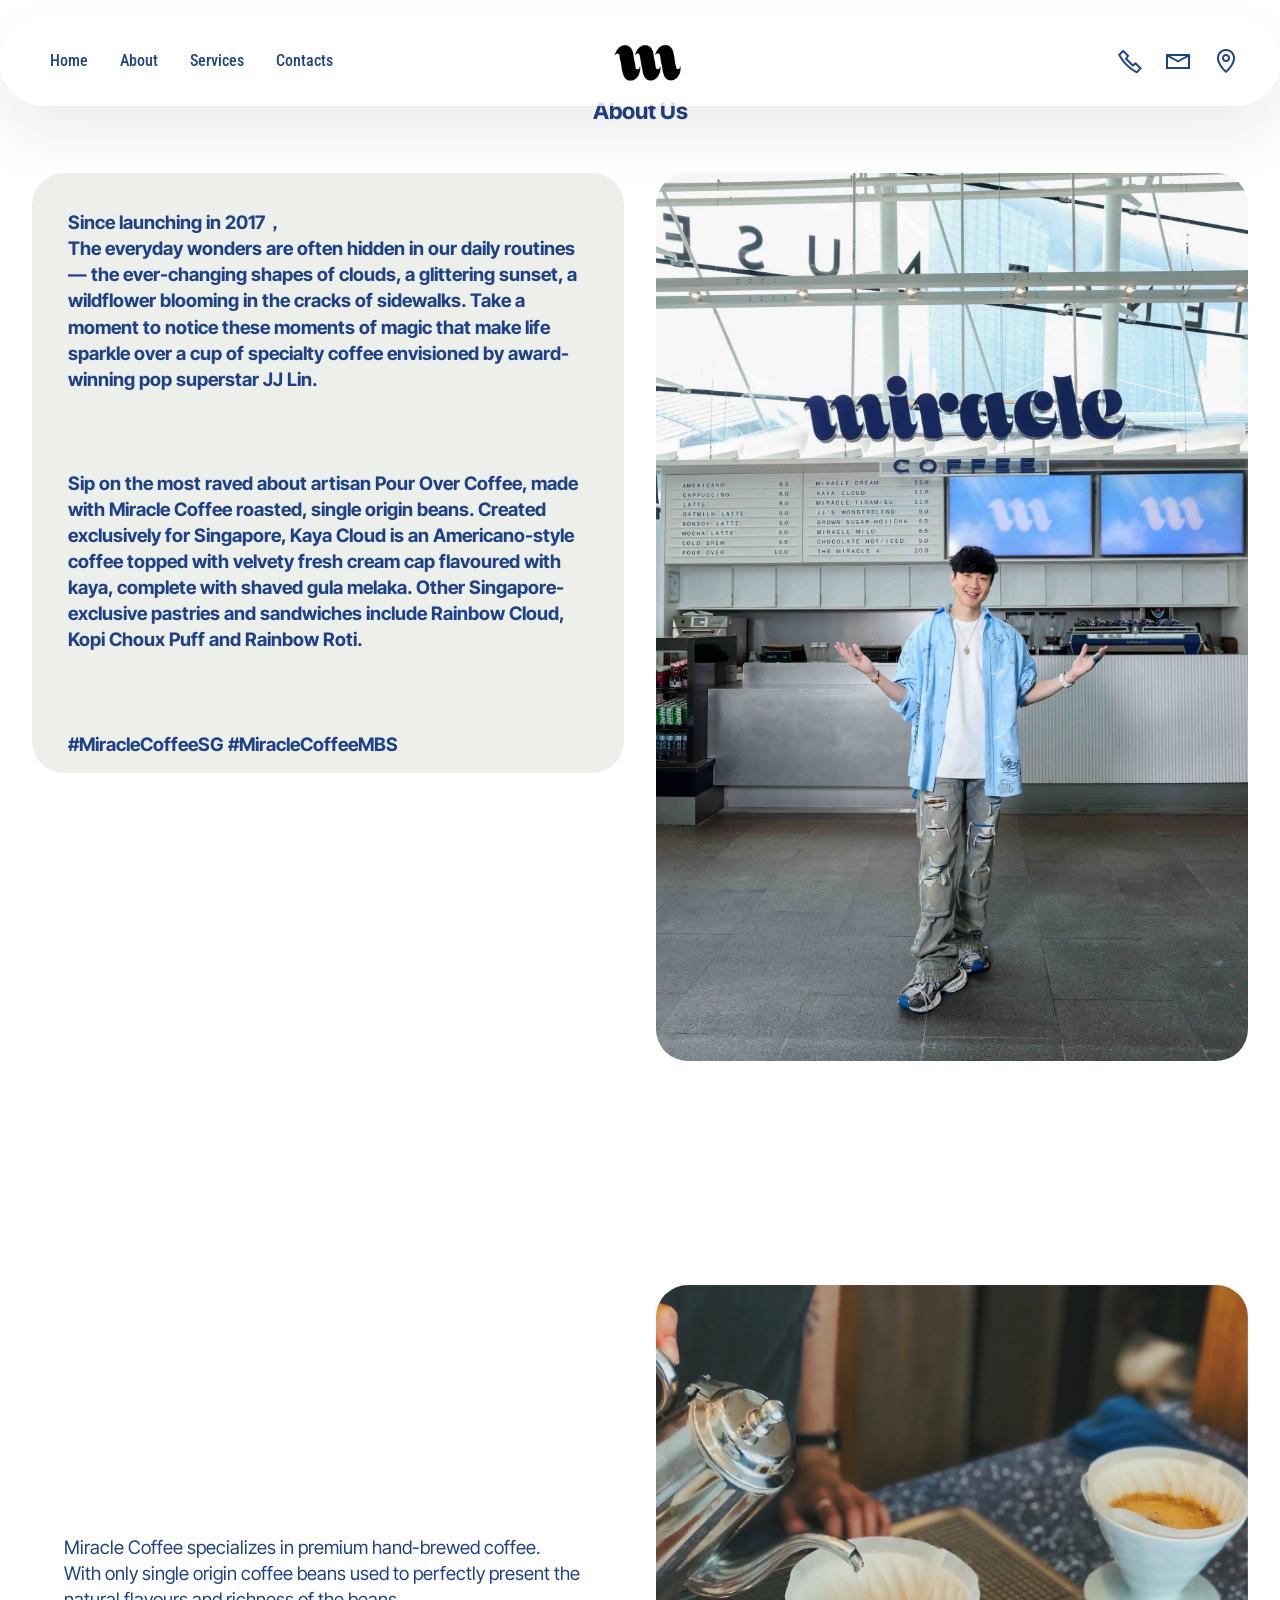
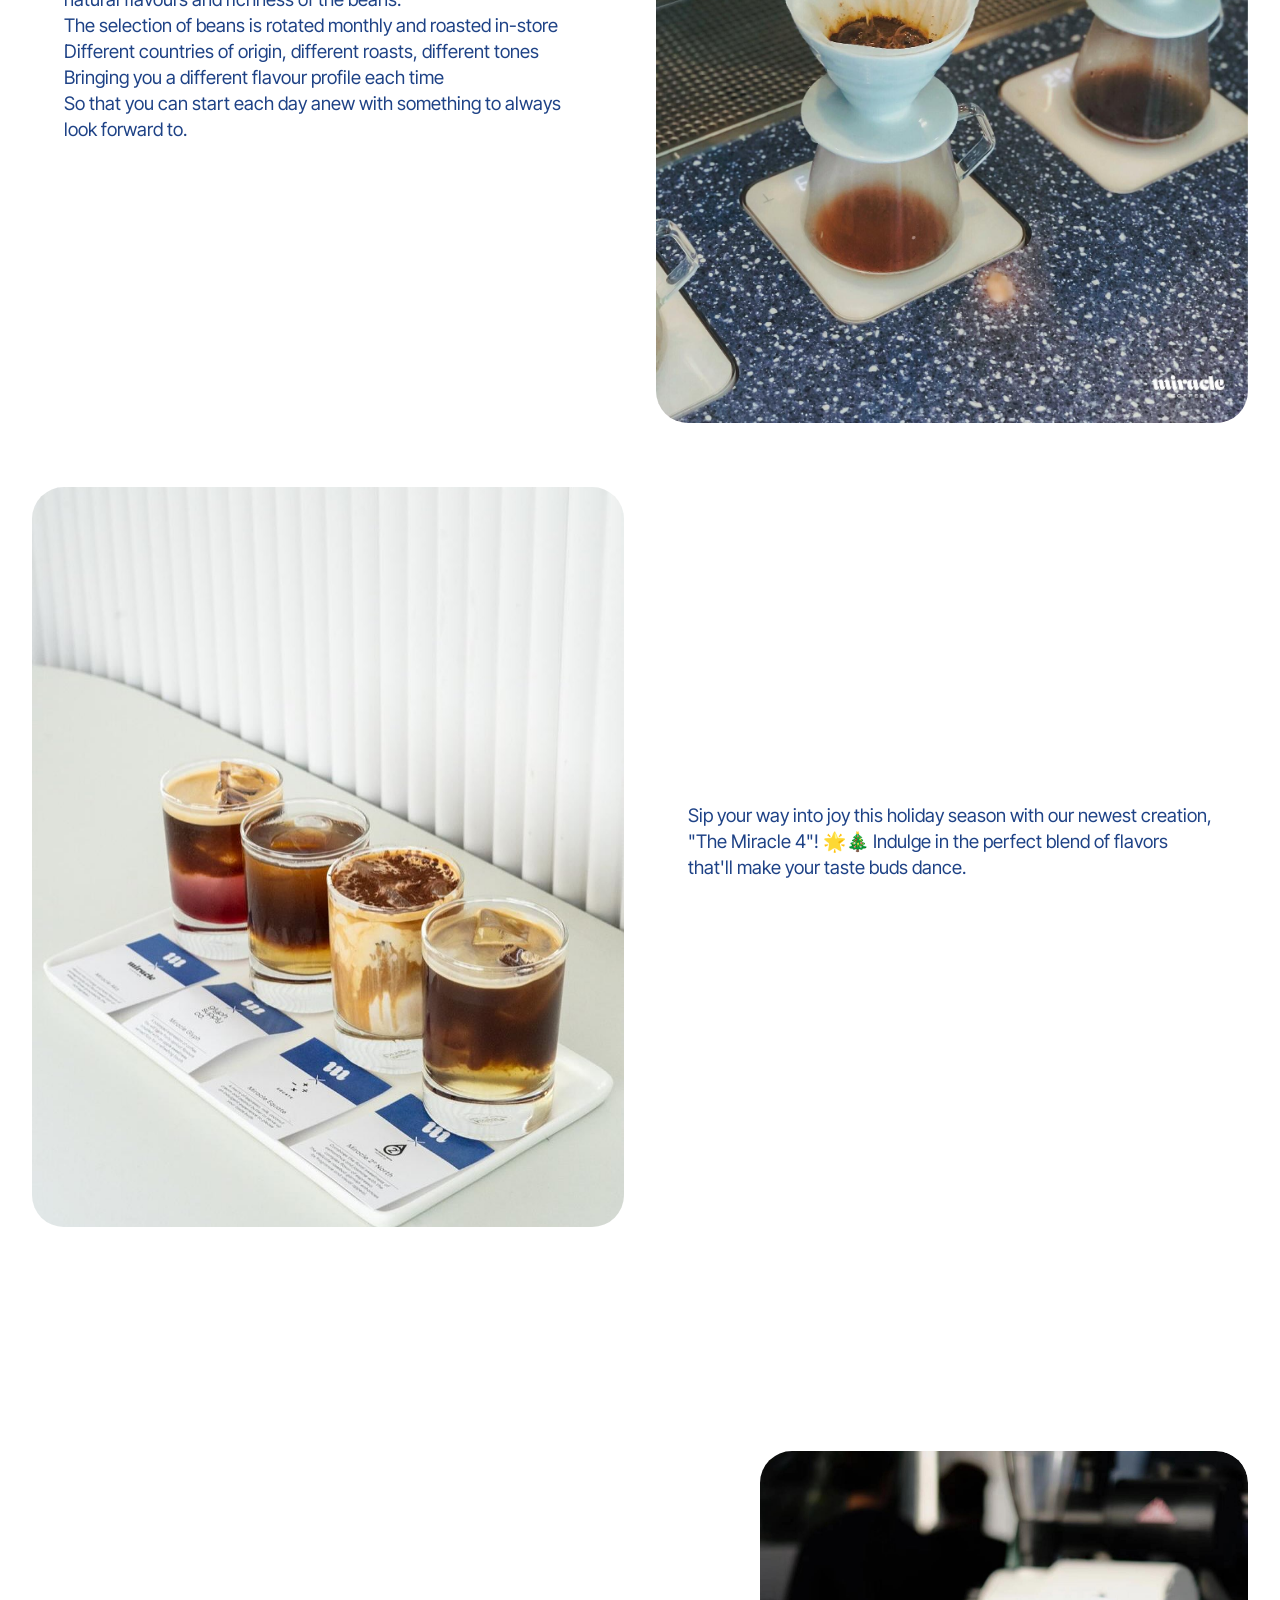
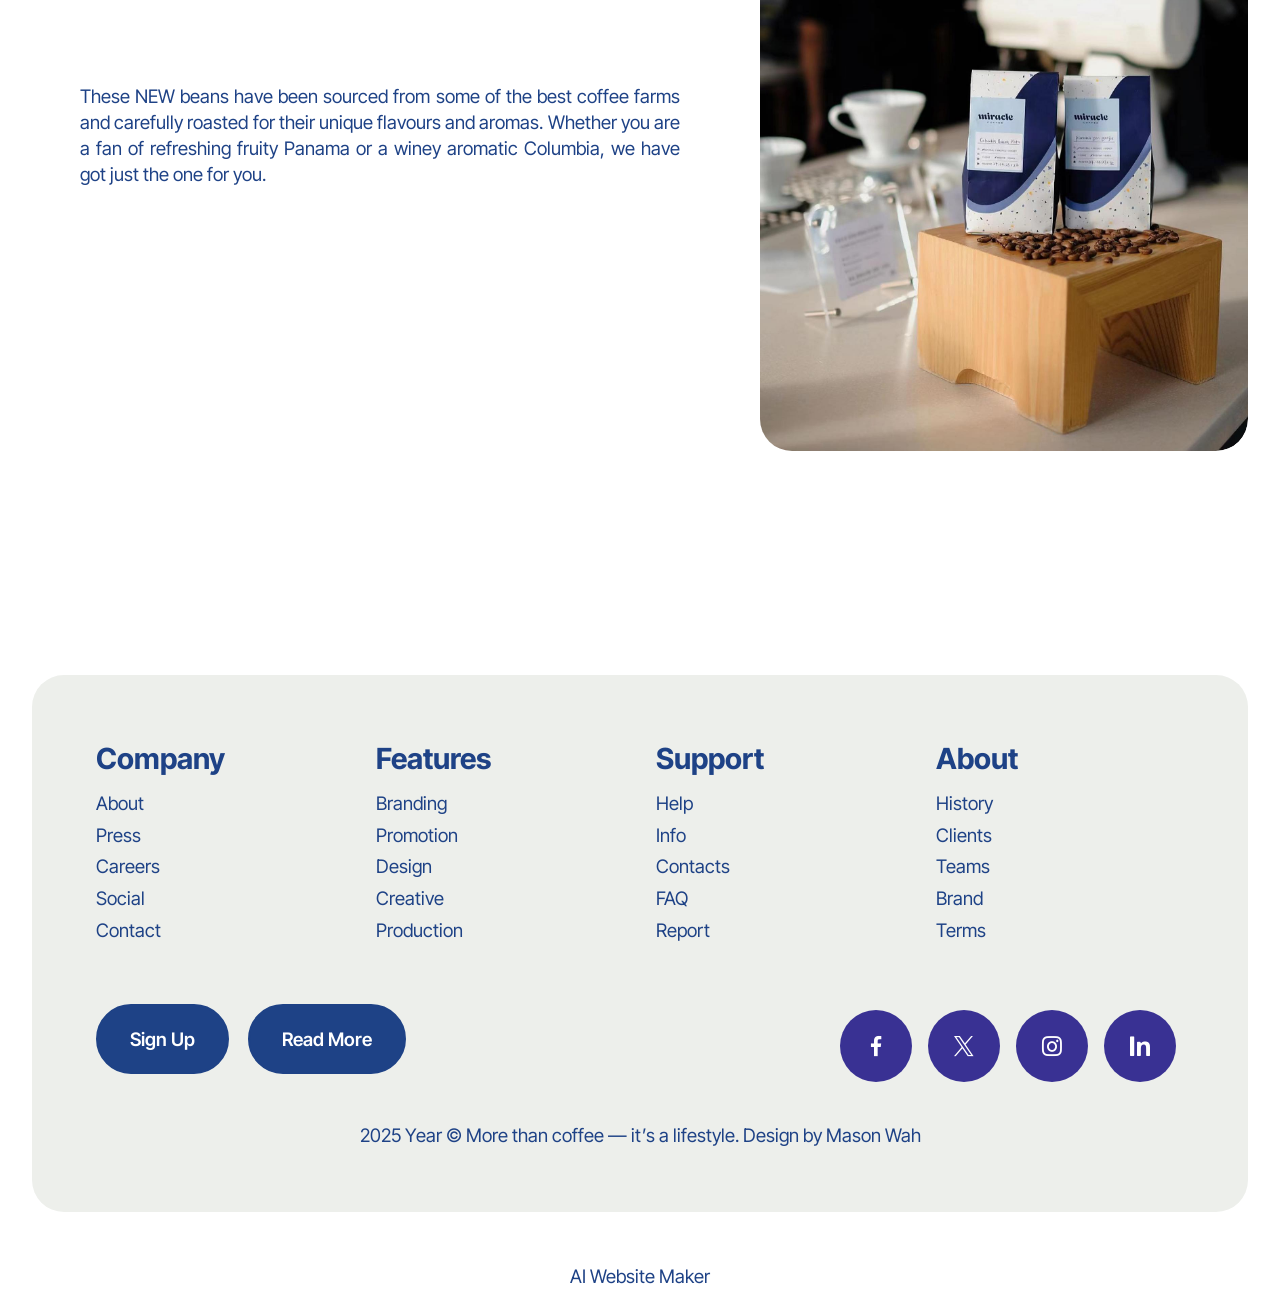
<file: page1.html>
<!DOCTYPE html>
<html  >
<head>
  <!-- Site made with Mobirise Website Builder v6.1.4, https://mobirise.com -->
  <meta charset="UTF-8">
  <meta http-equiv="X-UA-Compatible" content="IE=edge">
  <meta name="generator" content="Mobirise v6.1.4, mobirise.com">
  <meta name="viewport" content="width=device-width, initial-scale=1, minimum-scale=1">
  <link rel="shortcut icon" href="assets/images/301805165-104330795756913-1776750005625541947-n-removebg-preview.png" type="image/x-icon">
  <meta name="description" content="">
  
  
  <title>About</title>
  <link rel="stylesheet" href="assets/web/assets/mobirise-icons2/mobirise2.css">
  <link rel="stylesheet" href="assets/bootstrap/css/bootstrap.min.css">
  <link rel="stylesheet" href="assets/dropdown/css/style.css">
  <link rel="stylesheet" href="assets/socicon/css/styles.css">
  <link rel="stylesheet" href="assets/theme/css/style.css">
  <link rel="preload" href="https://fonts.googleapis.com/css?family=Merriweather:300,400,500,600,700,800,900,300i,400i,500i,600i,700i,800i,900i&display=swap" as="style" onload="this.onload=null;this.rel='stylesheet'">
  <noscript><link rel="stylesheet" href="https://fonts.googleapis.com/css?family=Merriweather:300,400,500,600,700,800,900,300i,400i,500i,600i,700i,800i,900i&display=swap"></noscript>
  <link rel="preload" href="https://fonts.googleapis.com/css?family=Inter+Tight:100,200,300,400,500,600,700,800,900,100i,200i,300i,400i,500i,600i,700i,800i,900i&display=swap" as="style" onload="this.onload=null;this.rel='stylesheet'">
  <noscript><link rel="stylesheet" href="https://fonts.googleapis.com/css?family=Inter+Tight:100,200,300,400,500,600,700,800,900,100i,200i,300i,400i,500i,600i,700i,800i,900i&display=swap"></noscript>
  <link rel="preload" href="https://fonts.googleapis.com/css?family=Roboto+Condensed:100,200,300,400,500,600,700,800,900,100i,200i,300i,400i,500i,600i,700i,800i,900i&display=swap" as="style" onload="this.onload=null;this.rel='stylesheet'">
  <noscript><link rel="stylesheet" href="https://fonts.googleapis.com/css?family=Roboto+Condensed:100,200,300,400,500,600,700,800,900,100i,200i,300i,400i,500i,600i,700i,800i,900i&display=swap"></noscript>
  <link rel="preload" as="style" href="assets/mobirise/css/mbr-additional.css?v=r7syfm"><link rel="stylesheet" href="assets/mobirise/css/mbr-additional.css?v=r7syfm" type="text/css">

  
  
  
</head>
<body>
  
  <section data-bs-version="5.1" class="menu menu3 cid-uYOqbJSqLU" once="menu" id="menu03-n">
	

	<nav class="navbar navbar-dropdown navbar-fixed-top navbar-expand-lg">
		<div class="container">
			<div class="navbar-brand">
				<span class="navbar-logo">
					<a href="index.html">
						<img src="assets/images/301805165-104330795756913-1776750005625541947-n-removebg-preview.png" alt="Mobirise Website Builder" style="height: 5rem;">
					</a>
				</span>
				
			</div>
			<button class="navbar-toggler" type="button" data-toggle="collapse" data-bs-toggle="collapse" data-target="#navbarSupportedContent" data-bs-target="#navbarSupportedContent" aria-controls="navbarNavAltMarkup" aria-expanded="false" aria-label="Toggle navigation">
				<div class="hamburger">
					<span></span>
					<span></span>
					<span></span>
					<span></span>
				</div>
			</button>
			<div class="collapse navbar-collapse" id="navbarSupportedContent">
				<ul class="navbar-nav nav-dropdown nav-right" data-app-modern-menu="true"><li class="nav-item">
						<a class="nav-link link text-primary display-4" href="index.html#top">Home</a>
					</li><li class="nav-item"><a class="nav-link link text-primary display-4" href="index.html#article11-2d">About</a></li>
					<li class="nav-item">
						<a class="nav-link link show text-primary display-4" href="index.html#article11-2e" aria-expanded="false">Services</a>
					</li>
					<li class="nav-item">
						<a class="nav-link link text-primary display-4" href="index.html#form03-2m">Contacts</a>
					</li></ul>
				<div class="icons-menu">
					<a class="iconfont-wrapper" href="https://mobiri.se">
						<span class="p-2 mbr-iconfont mobi-mbri-phone mobi-mbri"></span>
					</a>
					<a class="iconfont-wrapper" href="https://mobiri.se">
						<span class="p-2 mbr-iconfont mobi-mbri-letter mobi-mbri"></span>
					</a>
					<a class="iconfont-wrapper" href="https://mobiri.se">
						<span class="p-2 mbr-iconfont mobi-mbri-map-pin mobi-mbri"></span>
					</a>
					
				</div>
				
			</div>
		</div>
	</nav>
</section>

<section data-bs-version="5.1" class="features030 cid-uYUTKyAnQy" id="features030-w">
    
    
    
    <div class="container">
        <div class="row justify-content-center">
            <div class="col-md-12 content-head mb-5">
                <h1 class="mbr-section-title mbr-fonts-style mb-0 display-2"><strong>About Us</strong></h1>
                
            </div>
        </div>
        <div class="row justify-content-center  blockContent">
            <div class="col-12 col-lg">
                <div class="item-wrapper align-left">
                    <div class="mbr-text counter-container mbr-fonts-style display-7">
                        <div><strong>Since launching in 2017，</strong></div><div><strong>The everyday wonders are often hidden in our daily routines — the ever-changing shapes of clouds, a glittering sunset, a wildflower blooming in the cracks of sidewalks. Take a moment to notice these moments of magic that make life sparkle over a cup of specialty coffee envisioned by award-winning pop superstar JJ Lin.</strong></div><div><strong><br></strong></div><div><strong>&nbsp;</strong></div><div><strong><br></strong></div><div><strong>Sip on the most raved about artisan Pour Over Coffee, made with Miracle Coffee roasted, single origin beans. Created exclusively for Singapore, Kaya Cloud is an Americano-style coffee topped with velvety fresh cream cap flavoured with kaya, complete with shaved gula melaka. Other Singapore-exclusive pastries and sandwiches include Rainbow Cloud, Kopi Choux Puff and Rainbow Roti.</strong></div><div><strong><br></strong></div><div><strong>&nbsp;</strong></div><div><strong><br></strong></div><div><strong>#MiracleCoffeeSG #MiracleCoffeeMBS</strong></div>
                    </div>
                </div>
            </div>
            <div class="col-12 col-lg-6">
                <div class="image-wrapper mb-4">
                    <img class="w-100" src="assets/images/jj-lin-in-front-of-the-flagship-cafe-counter-scaled.jpg" alt="Mobirise Website Builder">
                </div>
            </div>

        </div>
    </div>
</section>

<section data-bs-version="5.1" class="features38 cid-uYUZ3qZZGn" id="features038-10">
    

    
    

    <div class="container">
        <div class="row justify-content-center">
            <div class="col-12 col-md-12 col-lg">
                <div class="text-wrapper align-left">
                    
                    <p class="mbr-text align-left mbr-fonts-style mb-4 display-7">Miracle Coffee specializes in premium hand-brewed coffee.<br>With only single origin coffee beans used to perfectly present the natural flavours and richness of the beans.<br>The selection of beans is rotated monthly and roasted in-store<br>Different countries of origin, different roasts, different tones<br>Bringing you a different flavour profile each time<br>So that you can start each day anew with something to always look forward to.</p>
                    
                </div>
            </div>
            <div class="col-12 col-md-12 col-lg-6 image-wrapper">
                <img class="w-100" src="assets/images/471149863-550936171096371-1364765963683925314-n.jpg" alt="Mobirise Website Builder">
            </div>
        </div>
        <div class="row row-reverse justify-content-center">

            <div class="col-12 col-md-12 col-lg">
                <div class="text-wrapper align-left">
                    
                    <p class="mbr-text align-left mbr-fonts-style mb-4 display-7">Sip your way into joy this holiday season with our newest creation, "The Miracle 4"! 🌟🎄 Indulge in the perfect blend of flavors that'll make your taste buds dance.</p>
                    
                </div>
            </div>
            <div class="col-12 col-md-12 col-lg-6 image-wrapper">
                <img class="w-100" src="assets/images/469511061-17963204165830143-7533608566382138299-n.jpg" alt="Mobirise Website Builder">
            </div>
        </div>
        
    </div>
</section>

<section data-bs-version="5.1" class="start article05 cid-uYZWrpxmRF" id="article05-15">
  

  
  

  <div class="container">
    <div class="row justify-content-center align-items-center">
      <div class="col-12">
        <div class="card-wrapper">
          <div class="row">
            <div class="col-12 col-md-12 col-lg-5 image-wrapper">
              <img class="w-100" src="assets/images/481780273-612298191627068-6673244342465356547-n.jpg" alt="Mobirise Website Builder">
            </div>
            <div class="col-12 col-lg col-md-12">
              <div class="text-wrapper align-left">
                
                <p class="mbr-text mbr-fonts-style mb-4 display-7">These NEW beans have been sourced from some of the best coffee farms and carefully roasted for their unique flavours and aromas. Whether you are a fan of refreshing fruity Panama or a winey aromatic Columbia, we have got just the one for you.<br>
                </p>
                
              </div>
            </div>
          </div>
        </div>
      </div>
    </div>
  </div>
</section>

<section data-bs-version="5.1" class="footer1 cid-uYUhai4i9D" once="footers" id="footer01-o">
	

	
	
	<div class="container">
		<div class="row mbr-white">
			<div class="col-12 col-md-6 col-lg-3">
				<h5 class="mbr-section-subtitle mbr-fonts-style mb-2 display-5">
					<strong>Company</strong>
				</h5>
				<ul class="list mbr-fonts-style display-7">
					<li class="mbr-text item-wrap">About</li>
					<li class="mbr-text item-wrap">Press</li>
					<li class="mbr-text item-wrap">Careers</li>
					<li class="mbr-text item-wrap">Social</li>
					<li class="mbr-text item-wrap">Contact</li>
				</ul>
			</div>
			<div class="col-12 col-md-6 col-lg-3">
				<h5 class="mbr-section-subtitle mbr-fonts-style mb-2 display-5">
					<strong>Features</strong>
				</h5>
				<ul class="list mbr-fonts-style display-7">
					<li class="mbr-text item-wrap">Branding</li>
					<li class="mbr-text item-wrap">Promotion</li>
					<li class="mbr-text item-wrap">Design</li>
					<li class="mbr-text item-wrap">Creative</li>
					<li class="mbr-text item-wrap">Production</li>
				</ul>
			</div>
			<div class="col-12 col-md-6 col-lg-3">
				<h5 class="mbr-section-subtitle mbr-fonts-style mb-2 display-5">
					<strong>Support</strong>
				</h5>
				<ul class="list mbr-fonts-style display-7">
					<li class="mbr-text item-wrap">Help</li>
					<li class="mbr-text item-wrap">Info</li>
					<li class="mbr-text item-wrap">Contacts</li>
					<li class="mbr-text item-wrap">FAQ</li>
					<li class="mbr-text item-wrap">Report</li>
				</ul>
			</div>
			<div class="col-12 col-md-6 col-lg-3">
				<h5 class="mbr-section-subtitle mbr-fonts-style mb-2 display-5">
					<strong>About</strong>
				</h5>
				<ul class="list mbr-fonts-style display-7">
					<li class="mbr-text item-wrap">History</li>
					<li class="mbr-text item-wrap">Clients</li>
					<li class="mbr-text item-wrap">Teams</li>
					<li class="mbr-text item-wrap">Brand</li>
					<li class="mbr-text item-wrap">Terms</li>
				</ul>
			</div>
			<div class="col-12 mt-5 footer-col">
				<div class="mbr-section-btn align-left"><a class="btn btn-primary display-7" href="https://mobiri.se">Sign Up</a>
					<a class="btn btn-primary display-7" href="page7.html">Read More</a></div>

				<div class="social-row mt-2 display-7">
					<div class="soc-item">
						<a href="https://mobiri.se/">
							<span class="mbr-iconfont socicon socicon-facebook"></span>
						</a>
					</div>
					<div class="soc-item">
						<a href="https://mobiri.se/">
							<span class="mbr-iconfont socicon socicon-twitter"></span>
						</a>
					</div>
					<div class="soc-item">
						<a href="https://mobiri.se/">
							<span class="mbr-iconfont socicon socicon-instagram"></span>
						</a>
					</div>
					<div class="soc-item">
						<a href="https://mobiri.se/">
							<span class="mbr-iconfont socicon-logmein socicon"></span>
						</a>
					</div>
				</div>
			</div>
			<div class="col-12 mt-4">
				<p class="mbr-text mb-0 mbr-fonts-style copyright align-center display-7">2025 Year ©&nbsp;More than coffee — it’s a lifestyle. Design by Mason Wah</p>
			</div>
		</div>
	</div>
</section><section class="display-7" style="padding: 0;align-items: center;justify-content: center;flex-wrap: wrap;    align-content: center;display: flex;position: relative;height: 4rem;"><a href="https://mobiri.se/4250557" style="flex: 1 1;height: 4rem;position: absolute;width: 100%;z-index: 1;"><img alt="" style="height: 4rem;" src="[data-uri]"></a><p style="margin: 0;text-align: center;" class="display-7">&#8204;</p><a style="z-index:1" href="https://mobirise.com/builder/ai-website-maker.html">AI Website Maker</a></section><script src="assets/bootstrap/js/bootstrap.bundle.min.js"></script>  <script src="assets/smoothscroll/smooth-scroll.js"></script>  <script src="assets/ytplayer/index.js"></script>  <script src="assets/dropdown/js/navbar-dropdown.js"></script>  <script src="assets/theme/js/script.js"></script>  
  
  
</body>
</html>
</file>
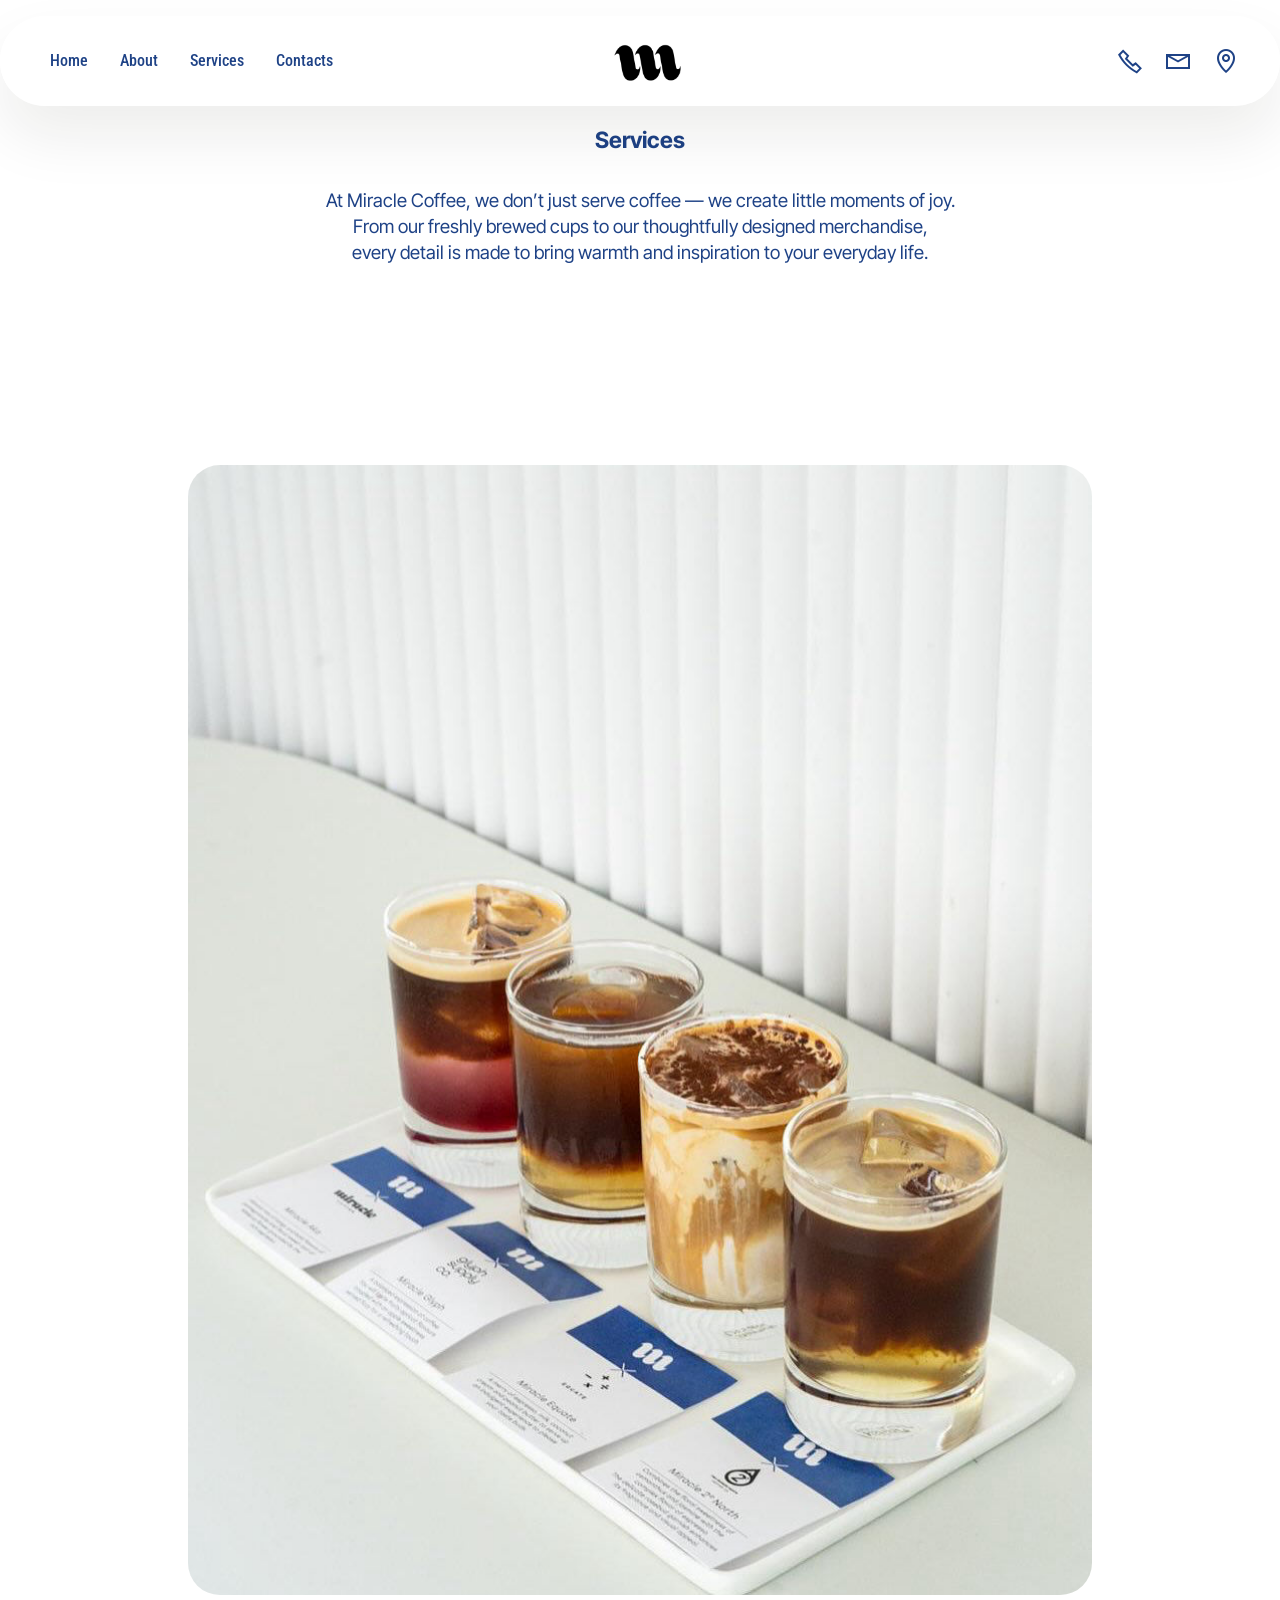
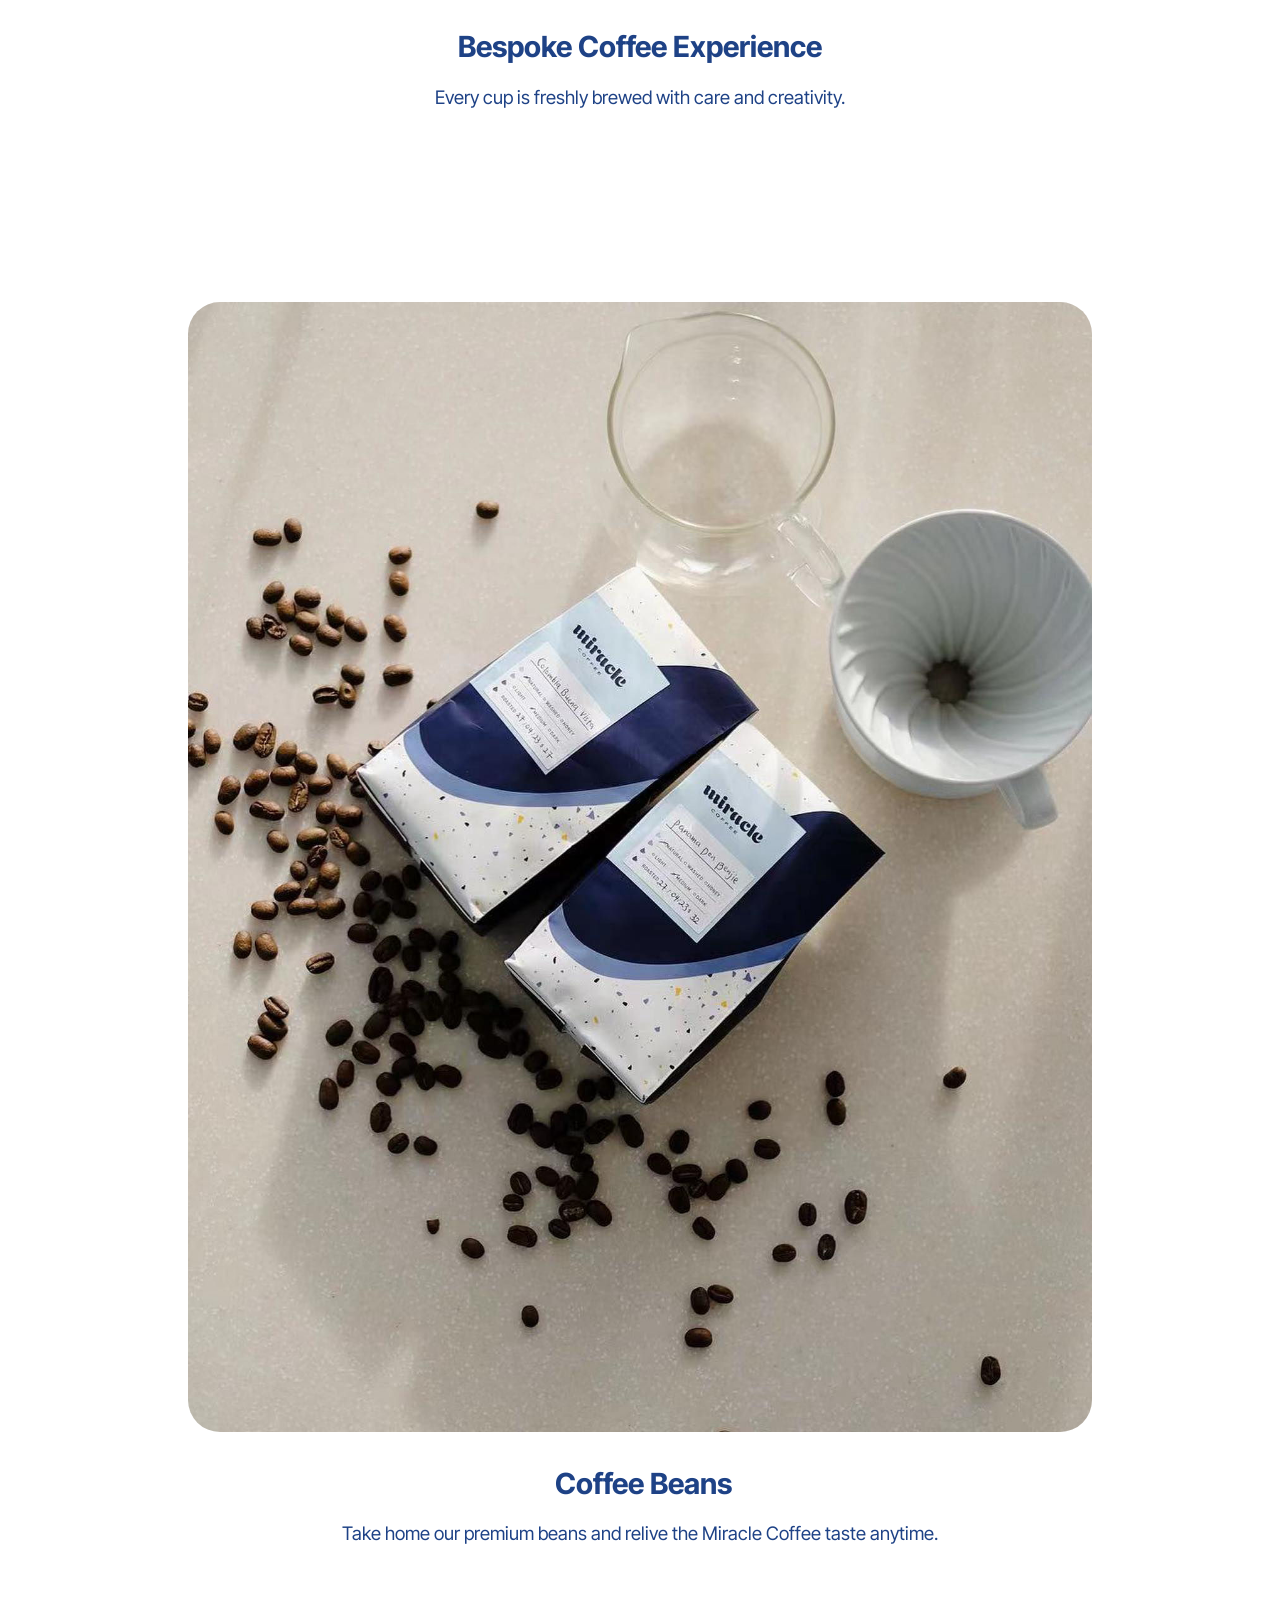
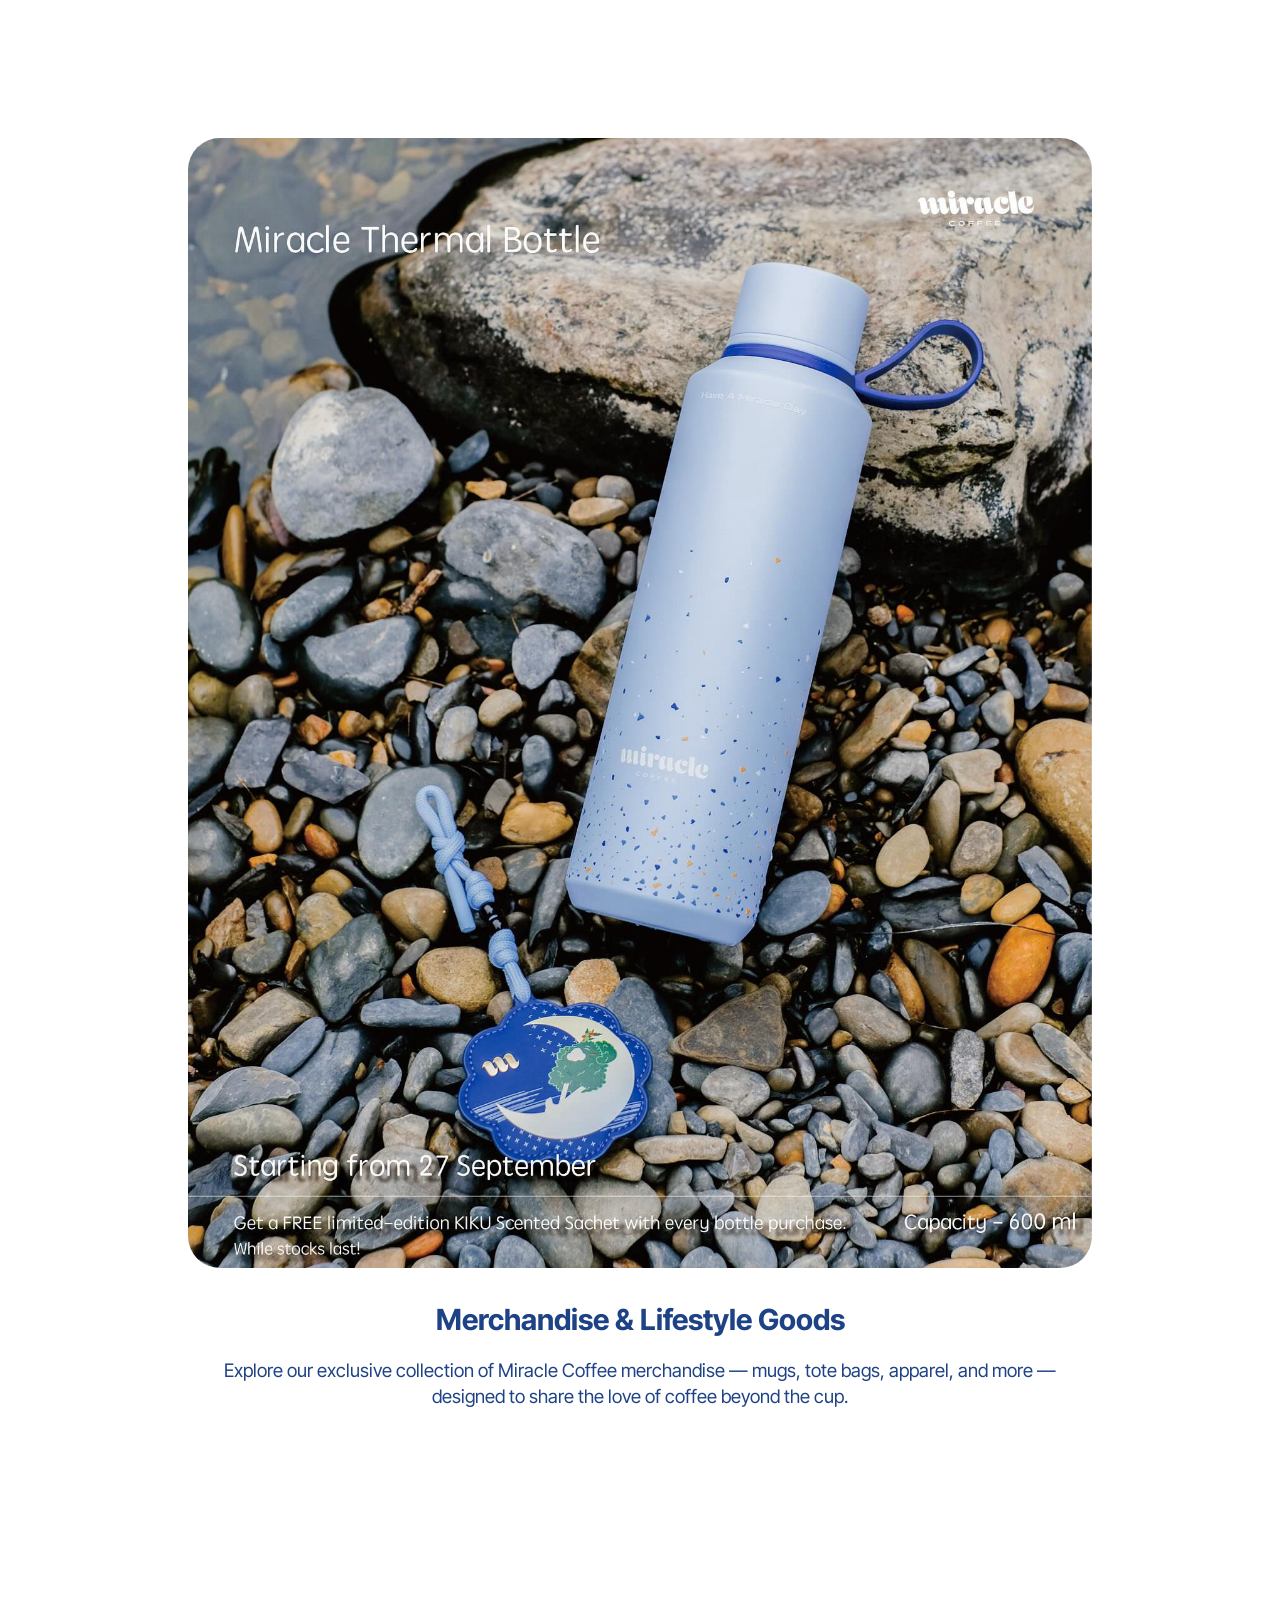
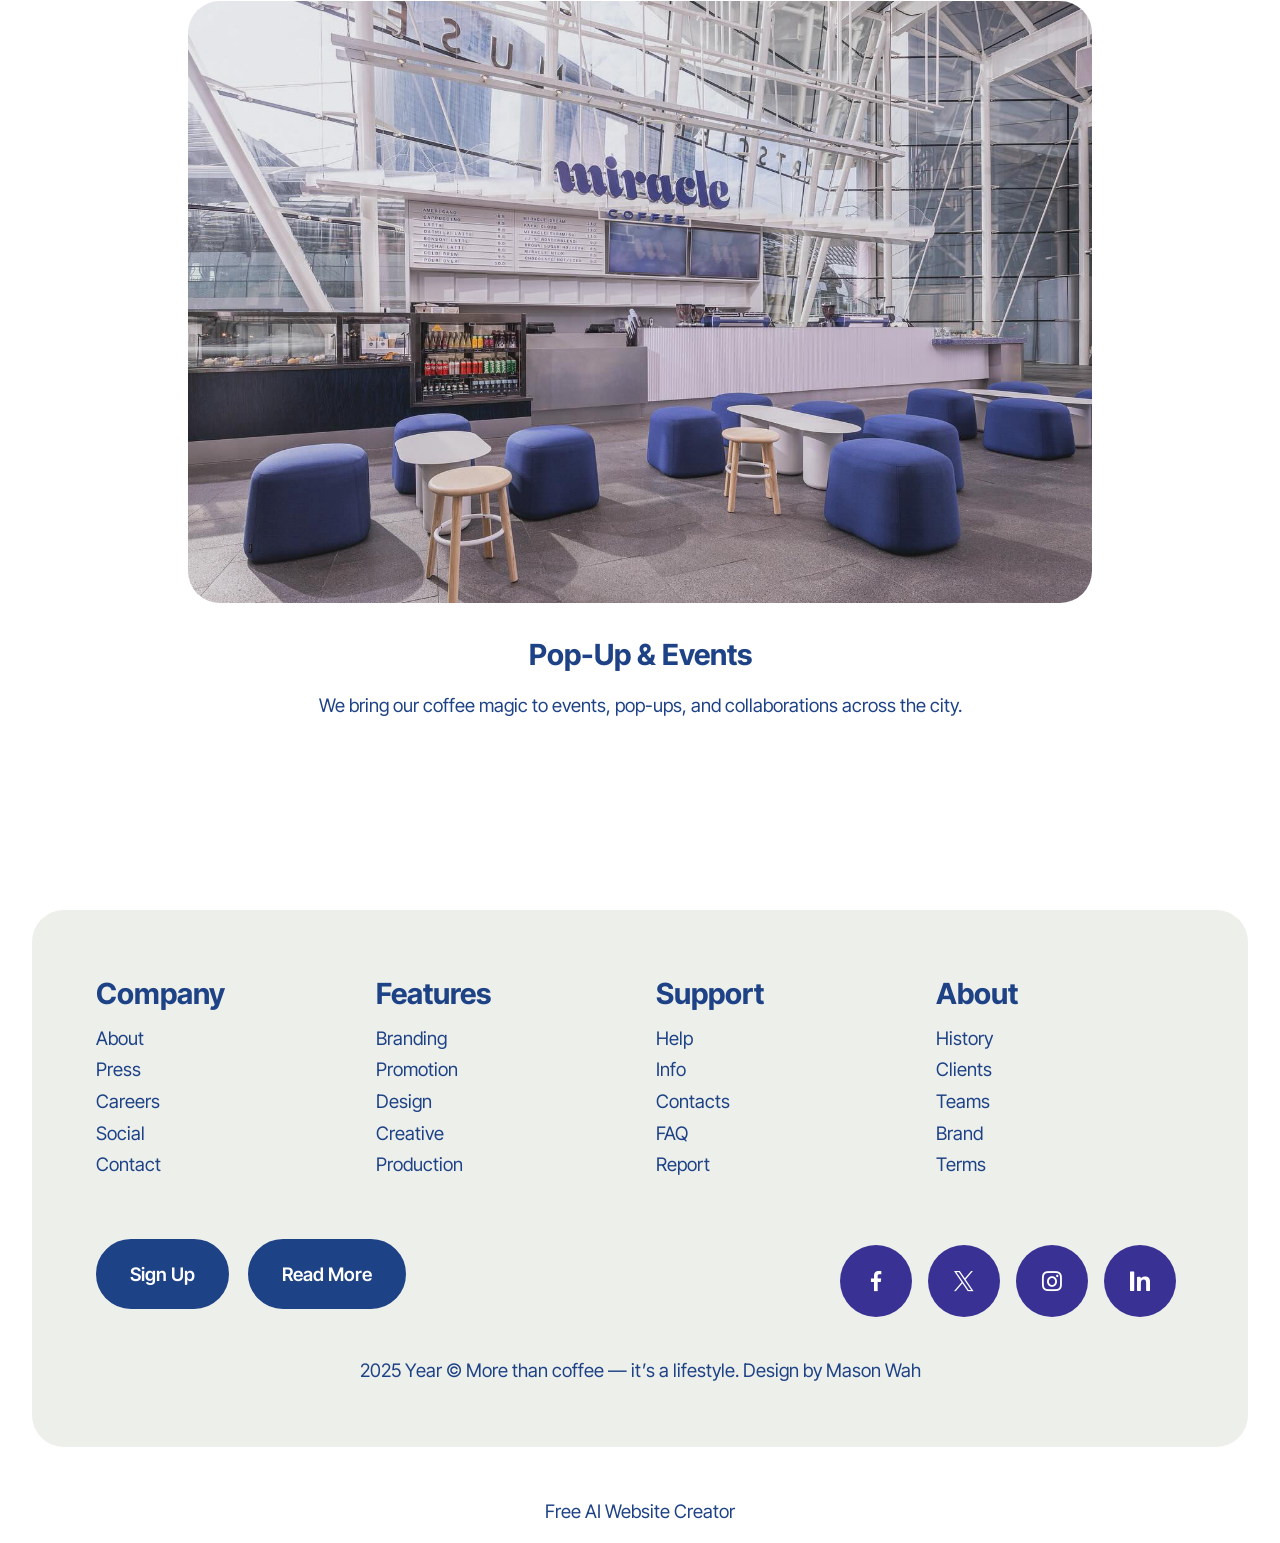
<file: page2.html>
<!DOCTYPE html>
<html  >
<head>
  <!-- Site made with Mobirise Website Builder v6.1.4, https://mobirise.com -->
  <meta charset="UTF-8">
  <meta http-equiv="X-UA-Compatible" content="IE=edge">
  <meta name="generator" content="Mobirise v6.1.4, mobirise.com">
  <meta name="viewport" content="width=device-width, initial-scale=1, minimum-scale=1">
  <link rel="shortcut icon" href="assets/images/301805165-104330795756913-1776750005625541947-n-removebg-preview.png" type="image/x-icon">
  <meta name="description" content="">
  
  
  <title>Services</title>
  <link rel="stylesheet" href="assets/web/assets/mobirise-icons2/mobirise2.css">
  <link rel="stylesheet" href="assets/bootstrap/css/bootstrap.min.css">
  <link rel="stylesheet" href="assets/dropdown/css/style.css">
  <link rel="stylesheet" href="assets/socicon/css/styles.css">
  <link rel="stylesheet" href="assets/theme/css/style.css">
  <link rel="preload" href="https://fonts.googleapis.com/css?family=Merriweather:300,400,500,600,700,800,900,300i,400i,500i,600i,700i,800i,900i&display=swap" as="style" onload="this.onload=null;this.rel='stylesheet'">
  <noscript><link rel="stylesheet" href="https://fonts.googleapis.com/css?family=Merriweather:300,400,500,600,700,800,900,300i,400i,500i,600i,700i,800i,900i&display=swap"></noscript>
  <link rel="preload" href="https://fonts.googleapis.com/css?family=Inter+Tight:100,200,300,400,500,600,700,800,900,100i,200i,300i,400i,500i,600i,700i,800i,900i&display=swap" as="style" onload="this.onload=null;this.rel='stylesheet'">
  <noscript><link rel="stylesheet" href="https://fonts.googleapis.com/css?family=Inter+Tight:100,200,300,400,500,600,700,800,900,100i,200i,300i,400i,500i,600i,700i,800i,900i&display=swap"></noscript>
  <link rel="preload" href="https://fonts.googleapis.com/css?family=Roboto+Condensed:100,200,300,400,500,600,700,800,900,100i,200i,300i,400i,500i,600i,700i,800i,900i&display=swap" as="style" onload="this.onload=null;this.rel='stylesheet'">
  <noscript><link rel="stylesheet" href="https://fonts.googleapis.com/css?family=Roboto+Condensed:100,200,300,400,500,600,700,800,900,100i,200i,300i,400i,500i,600i,700i,800i,900i&display=swap"></noscript>
  <link rel="preload" as="style" href="assets/mobirise/css/mbr-additional.css?v=Z11dOU"><link rel="stylesheet" href="assets/mobirise/css/mbr-additional.css?v=Z11dOU" type="text/css">

  
  
  
</head>
<body>
  
  <section data-bs-version="5.1" class="menu menu3 cid-uYOqbJSqLU" once="menu" id="menu03-p">
	

	<nav class="navbar navbar-dropdown navbar-fixed-top navbar-expand-lg">
		<div class="container">
			<div class="navbar-brand">
				<span class="navbar-logo">
					<a href="index.html">
						<img src="assets/images/301805165-104330795756913-1776750005625541947-n-removebg-preview.png" alt="Mobirise Website Builder" style="height: 5rem;">
					</a>
				</span>
				
			</div>
			<button class="navbar-toggler" type="button" data-toggle="collapse" data-bs-toggle="collapse" data-target="#navbarSupportedContent" data-bs-target="#navbarSupportedContent" aria-controls="navbarNavAltMarkup" aria-expanded="false" aria-label="Toggle navigation">
				<div class="hamburger">
					<span></span>
					<span></span>
					<span></span>
					<span></span>
				</div>
			</button>
			<div class="collapse navbar-collapse" id="navbarSupportedContent">
				<ul class="navbar-nav nav-dropdown nav-right" data-app-modern-menu="true"><li class="nav-item">
						<a class="nav-link link text-primary display-4" href="index.html#top">Home</a>
					</li><li class="nav-item"><a class="nav-link link text-primary display-4" href="index.html#article11-2d">About</a></li>
					<li class="nav-item">
						<a class="nav-link link show text-primary display-4" href="index.html#article11-2e" aria-expanded="false">Services</a>
					</li>
					<li class="nav-item">
						<a class="nav-link link text-primary display-4" href="index.html#form03-2m">Contacts</a>
					</li></ul>
				<div class="icons-menu">
					<a class="iconfont-wrapper" href="https://mobiri.se">
						<span class="p-2 mbr-iconfont mobi-mbri-phone mobi-mbri"></span>
					</a>
					<a class="iconfont-wrapper" href="https://mobiri.se">
						<span class="p-2 mbr-iconfont mobi-mbri-letter mobi-mbri"></span>
					</a>
					<a class="iconfont-wrapper" href="https://mobiri.se">
						<span class="p-2 mbr-iconfont mobi-mbri-map-pin mobi-mbri"></span>
					</a>
					
				</div>
				
			</div>
		</div>
	</nav>
</section>

<section data-bs-version="5.1" class="article11 cid-uZ03CsWOdg" id="article11-1b">
    

    
    
    <div class="container">
        <div class="row justify-content-center">
            <div class="title col-md-12 col-lg-10">
                <h3 class="mbr-section-title mbr-fonts-style align-center mt-0 mb-0 display-2"><strong><br></strong><strong>Services</strong></h3>
                <h4 class="mbr-section-subtitle align-center mbr-fonts-style mt-4 display-7">At Miracle Coffee, we don’t just serve coffee — we create little moments of joy.<div>From our freshly brewed cups to our thoughtfully designed merchandise,</div><div>every detail is made to bring warmth and inspiration to your everyday life.</div></h4>
                
            </div>
        </div>
    </div>
</section>

<section data-bs-version="5.1" class="image01 cid-uZ06oBxRDg" id="image01-1f">
  

  
  

  <div class="container">
    <div class="row justify-content-center">
      <div class="col-12 col-lg-9">
        <div class="image-wrapper mb-4">
          <img class="w-100" src="assets/images/469511061-17963204165830143-7533608566382138299-n-900x1125.jpg" alt="Mobirise Website Builder">
        </div>
        <h4 class="mbr-description mbr-fonts-style mb-3 align-center display-5"><strong>Bespoke Coffee Experience</strong></h4>
        <p class="mbr-description mbr-fonts-style mb-0 align-center display-7">Every cup is freshly brewed with care and creativity.</p>
      </div>
    </div>
  </div>
</section>

<section data-bs-version="5.1" class="image01 cid-uZ06oO62Xc" id="image01-1g">
  

  
  

  <div class="container">
    <div class="row justify-content-center">
      <div class="col-12 col-lg-9">
        <div class="image-wrapper mb-4">
          <img class="w-100" src="assets/images/481477380-612297934960427-5396596899821233085-n-1440x1800.jpg" alt="Mobirise Website Builder">
        </div>
        <h4 class="mbr-description mbr-fonts-style mb-3 align-center display-5"><strong>&nbsp;Coffee Beans</strong></h4>
        <p class="mbr-description mbr-fonts-style mb-0 align-center display-7">Take home our premium beans and relive the Miracle Coffee taste anytime.</p>
      </div>
    </div>
  </div>
</section>

<section data-bs-version="5.1" class="image01 cid-uZ06p2O2jV" id="image01-1h">
  

  
  

  <div class="container">
    <div class="row justify-content-center">
      <div class="col-12 col-lg-9">
        <div class="image-wrapper mb-4">
          <img class="w-100" src="assets/images/551801381-17996030633830143-6296953512061524908-n-1440x1800.jpg" alt="Mobirise Website Builder">
        </div>
        <h4 class="mbr-description mbr-fonts-style mb-3 align-center display-5"><strong>Merchandise &amp; Lifestyle Goods</strong></h4>
        <p class="mbr-description mbr-fonts-style mb-0 align-center display-7">Explore our exclusive collection of Miracle Coffee merchandise — mugs, tote bags, apparel, and more — designed to share the love of coffee beyond the cup.</p>
      </div>
    </div>
  </div>
</section>

<section data-bs-version="5.1" class="image01 cid-uZ06o2cyiN" id="image01-1d">
  

  
  

  <div class="container">
    <div class="row justify-content-center">
      <div class="col-12 col-lg-9">
        <div class="image-wrapper mb-4">
          <img class="w-100" src="assets/images/467466325-17961017225830143-9071913292637468583-n-1440x959.jpg" alt="Mobirise Website Builder">
        </div>
        <h4 class="mbr-description mbr-fonts-style mb-3 align-center display-5"><strong>Pop-Up &amp; Events</strong></h4>
        <p class="mbr-description mbr-fonts-style mb-0 align-center display-7">We bring our coffee magic to events, pop-ups, and collaborations across the city.</p>
      </div>
    </div>
  </div>
</section>

<section data-bs-version="5.1" class="footer1 cid-uYUhai4i9D" once="footers" id="footer01-q">
	

	
	
	<div class="container">
		<div class="row mbr-white">
			<div class="col-12 col-md-6 col-lg-3">
				<h5 class="mbr-section-subtitle mbr-fonts-style mb-2 display-5">
					<strong>Company</strong>
				</h5>
				<ul class="list mbr-fonts-style display-7">
					<li class="mbr-text item-wrap">About</li>
					<li class="mbr-text item-wrap">Press</li>
					<li class="mbr-text item-wrap">Careers</li>
					<li class="mbr-text item-wrap">Social</li>
					<li class="mbr-text item-wrap">Contact</li>
				</ul>
			</div>
			<div class="col-12 col-md-6 col-lg-3">
				<h5 class="mbr-section-subtitle mbr-fonts-style mb-2 display-5">
					<strong>Features</strong>
				</h5>
				<ul class="list mbr-fonts-style display-7">
					<li class="mbr-text item-wrap">Branding</li>
					<li class="mbr-text item-wrap">Promotion</li>
					<li class="mbr-text item-wrap">Design</li>
					<li class="mbr-text item-wrap">Creative</li>
					<li class="mbr-text item-wrap">Production</li>
				</ul>
			</div>
			<div class="col-12 col-md-6 col-lg-3">
				<h5 class="mbr-section-subtitle mbr-fonts-style mb-2 display-5">
					<strong>Support</strong>
				</h5>
				<ul class="list mbr-fonts-style display-7">
					<li class="mbr-text item-wrap">Help</li>
					<li class="mbr-text item-wrap">Info</li>
					<li class="mbr-text item-wrap">Contacts</li>
					<li class="mbr-text item-wrap">FAQ</li>
					<li class="mbr-text item-wrap">Report</li>
				</ul>
			</div>
			<div class="col-12 col-md-6 col-lg-3">
				<h5 class="mbr-section-subtitle mbr-fonts-style mb-2 display-5">
					<strong>About</strong>
				</h5>
				<ul class="list mbr-fonts-style display-7">
					<li class="mbr-text item-wrap">History</li>
					<li class="mbr-text item-wrap">Clients</li>
					<li class="mbr-text item-wrap">Teams</li>
					<li class="mbr-text item-wrap">Brand</li>
					<li class="mbr-text item-wrap">Terms</li>
				</ul>
			</div>
			<div class="col-12 mt-5 footer-col">
				<div class="mbr-section-btn align-left"><a class="btn btn-primary display-7" href="https://mobiri.se">Sign Up</a>
					<a class="btn btn-primary display-7" href="page7.html">Read More</a></div>

				<div class="social-row mt-2 display-7">
					<div class="soc-item">
						<a href="https://mobiri.se/">
							<span class="mbr-iconfont socicon socicon-facebook"></span>
						</a>
					</div>
					<div class="soc-item">
						<a href="https://mobiri.se/">
							<span class="mbr-iconfont socicon socicon-twitter"></span>
						</a>
					</div>
					<div class="soc-item">
						<a href="https://mobiri.se/">
							<span class="mbr-iconfont socicon socicon-instagram"></span>
						</a>
					</div>
					<div class="soc-item">
						<a href="https://mobiri.se/">
							<span class="mbr-iconfont socicon-logmein socicon"></span>
						</a>
					</div>
				</div>
			</div>
			<div class="col-12 mt-4">
				<p class="mbr-text mb-0 mbr-fonts-style copyright align-center display-7">2025 Year ©&nbsp;More than coffee — it’s a lifestyle. Design by Mason Wah</p>
			</div>
		</div>
	</div>
</section><section class="display-7" style="padding: 0;align-items: center;justify-content: center;flex-wrap: wrap;    align-content: center;display: flex;position: relative;height: 4rem;"><a href="https://mobiri.se/4250557" style="flex: 1 1;height: 4rem;position: absolute;width: 100%;z-index: 1;"><img alt="" style="height: 4rem;" src="[data-uri]"></a><p style="margin: 0;text-align: center;" class="display-7">&#8204;</p><a style="z-index:1" href="https://mobirise.com/builder/ai-website-creator.html">Free AI Website Creator</a></section><script src="assets/bootstrap/js/bootstrap.bundle.min.js"></script>  <script src="assets/smoothscroll/smooth-scroll.js"></script>  <script src="assets/ytplayer/index.js"></script>  <script src="assets/dropdown/js/navbar-dropdown.js"></script>  <script src="assets/theme/js/script.js"></script>  
  
  
</body>
</html>
</file>
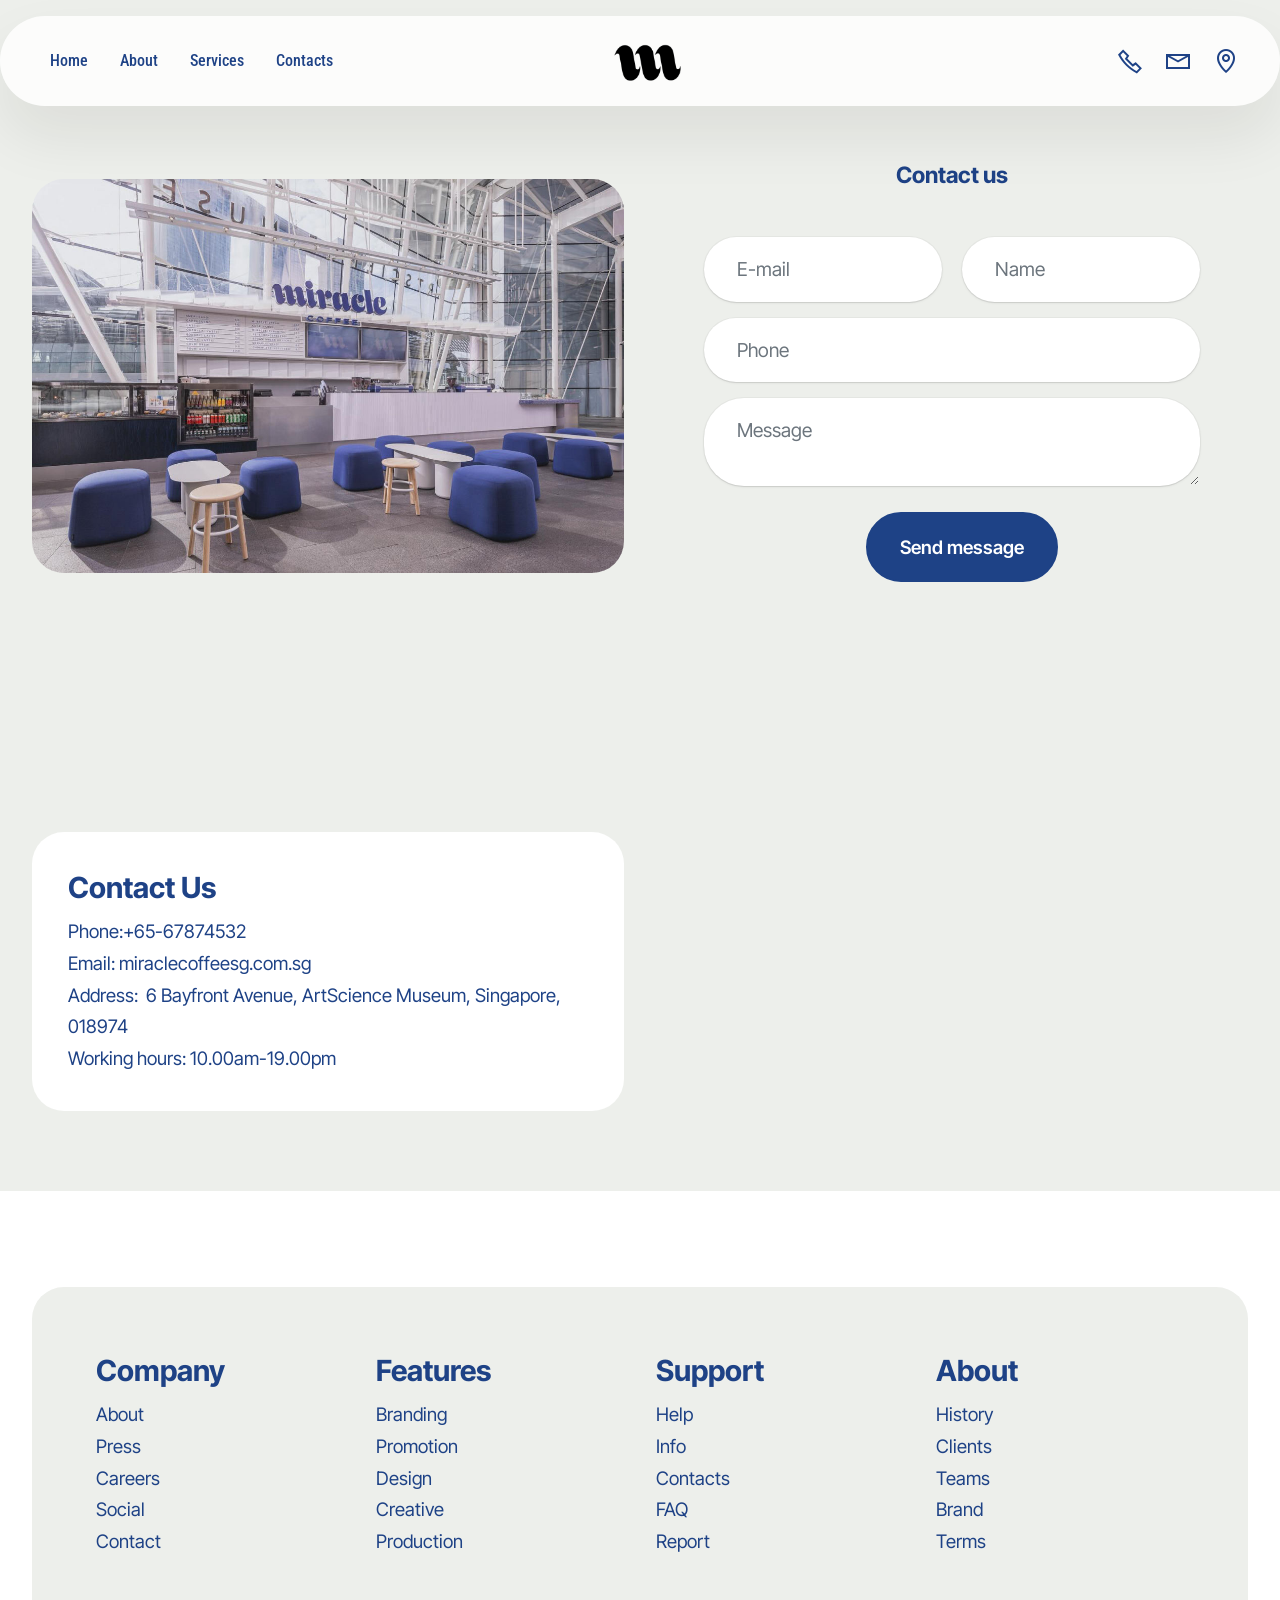
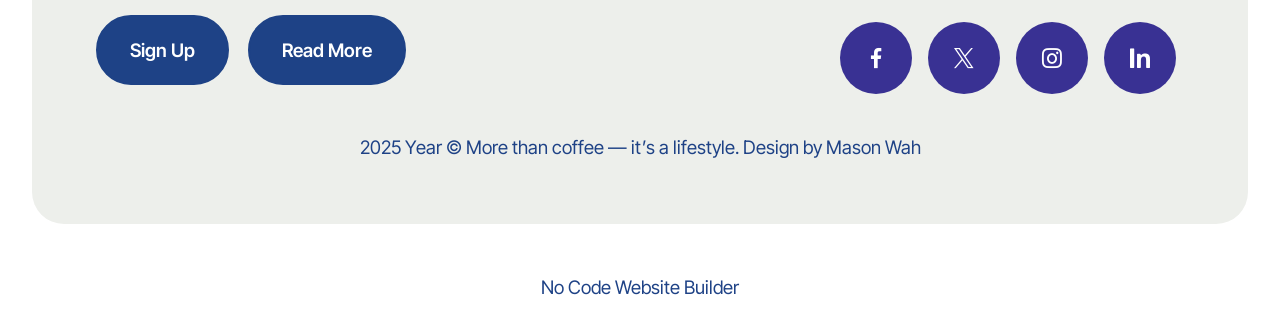
<file: page3.html>
<!DOCTYPE html>
<html  >
<head>
  <!-- Site made with Mobirise Website Builder v6.1.4, https://mobirise.com -->
  <meta charset="UTF-8">
  <meta http-equiv="X-UA-Compatible" content="IE=edge">
  <meta name="generator" content="Mobirise v6.1.4, mobirise.com">
  <meta name="viewport" content="width=device-width, initial-scale=1, minimum-scale=1">
  <link rel="shortcut icon" href="assets/images/301805165-104330795756913-1776750005625541947-n-removebg-preview.png" type="image/x-icon">
  <meta name="description" content="">
  
  
  <title>Contacts</title>
  <link rel="stylesheet" href="assets/web/assets/mobirise-icons2/mobirise2.css">
  <link rel="stylesheet" href="assets/bootstrap/css/bootstrap.min.css">
  <link rel="stylesheet" href="assets/dropdown/css/style.css">
  <link rel="stylesheet" href="assets/socicon/css/styles.css">
  <link rel="stylesheet" href="assets/theme/css/style.css">
  <link rel="preload" href="https://fonts.googleapis.com/css?family=Merriweather:300,400,500,600,700,800,900,300i,400i,500i,600i,700i,800i,900i&display=swap" as="style" onload="this.onload=null;this.rel='stylesheet'">
  <noscript><link rel="stylesheet" href="https://fonts.googleapis.com/css?family=Merriweather:300,400,500,600,700,800,900,300i,400i,500i,600i,700i,800i,900i&display=swap"></noscript>
  <link rel="preload" href="https://fonts.googleapis.com/css?family=Inter+Tight:100,200,300,400,500,600,700,800,900,100i,200i,300i,400i,500i,600i,700i,800i,900i&display=swap" as="style" onload="this.onload=null;this.rel='stylesheet'">
  <noscript><link rel="stylesheet" href="https://fonts.googleapis.com/css?family=Inter+Tight:100,200,300,400,500,600,700,800,900,100i,200i,300i,400i,500i,600i,700i,800i,900i&display=swap"></noscript>
  <link rel="preload" href="https://fonts.googleapis.com/css?family=Roboto+Condensed:100,200,300,400,500,600,700,800,900,100i,200i,300i,400i,500i,600i,700i,800i,900i&display=swap" as="style" onload="this.onload=null;this.rel='stylesheet'">
  <noscript><link rel="stylesheet" href="https://fonts.googleapis.com/css?family=Roboto+Condensed:100,200,300,400,500,600,700,800,900,100i,200i,300i,400i,500i,600i,700i,800i,900i&display=swap"></noscript>
  <link rel="preload" as="style" href="assets/mobirise/css/mbr-additional.css?v=RhnDfo"><link rel="stylesheet" href="assets/mobirise/css/mbr-additional.css?v=RhnDfo" type="text/css">

  
  
  
</head>
<body>
  
  <section data-bs-version="5.1" class="menu menu3 cid-uYOqbJSqLU" once="menu" id="menu03-r">
	

	<nav class="navbar navbar-dropdown navbar-fixed-top navbar-expand-lg">
		<div class="container">
			<div class="navbar-brand">
				<span class="navbar-logo">
					<a href="index.html">
						<img src="assets/images/301805165-104330795756913-1776750005625541947-n-removebg-preview.png" alt="Mobirise Website Builder" style="height: 5rem;">
					</a>
				</span>
				
			</div>
			<button class="navbar-toggler" type="button" data-toggle="collapse" data-bs-toggle="collapse" data-target="#navbarSupportedContent" data-bs-target="#navbarSupportedContent" aria-controls="navbarNavAltMarkup" aria-expanded="false" aria-label="Toggle navigation">
				<div class="hamburger">
					<span></span>
					<span></span>
					<span></span>
					<span></span>
				</div>
			</button>
			<div class="collapse navbar-collapse" id="navbarSupportedContent">
				<ul class="navbar-nav nav-dropdown nav-right" data-app-modern-menu="true"><li class="nav-item">
						<a class="nav-link link text-primary display-4" href="index.html#top">Home</a>
					</li><li class="nav-item"><a class="nav-link link text-primary display-4" href="index.html#article11-2d">About</a></li>
					<li class="nav-item">
						<a class="nav-link link show text-primary display-4" href="index.html#article11-2e" aria-expanded="false">Services</a>
					</li>
					<li class="nav-item">
						<a class="nav-link link text-primary display-4" href="index.html#form03-2m">Contacts</a>
					</li></ul>
				<div class="icons-menu">
					<a class="iconfont-wrapper" href="https://mobiri.se">
						<span class="p-2 mbr-iconfont mobi-mbri-phone mobi-mbri"></span>
					</a>
					<a class="iconfont-wrapper" href="https://mobiri.se">
						<span class="p-2 mbr-iconfont mobi-mbri-letter mobi-mbri"></span>
					</a>
					<a class="iconfont-wrapper" href="https://mobiri.se">
						<span class="p-2 mbr-iconfont mobi-mbri-map-pin mobi-mbri"></span>
					</a>
					
				</div>
				
			</div>
		</div>
	</nav>
</section>

<section data-bs-version="5.1" class="form03 cid-uZ0dJ2Bpdz" id="form03-1l">
    

    

    <div class="container">
        <div class="row justify-content-center">
            <div class="col-12 col-lg item-wrapper">
                <div class="mbr-section-head mb-5">
                    <h3 class="mbr-section-title mbr-fonts-style align-center mb-0 display-2">
                        <strong>Contact us</strong>
                    </h3>
                    
                </div>
                <div class="col-lg-12 mx-auto mbr-form" data-form-type="formoid">
                    <form action="https://mobirise.eu/" method="POST" class="mbr-form form-with-styler" data-form-title="Form Name"><input type="hidden" name="email" data-form-email="true" value="EFVN0bhJib7AywNjpfO/Kp+2lYTU+wW26Xs/08SGJDXMKVhAd4ASV5zc6agIiIZbUarYLaEqi/xcpzas3bfVPOGyVpKPsm848JNHEEgJQDLEbnQorhIhayJfKFuQGi4O">
                        <div class="row">
                            <div hidden="hidden" data-form-alert="" class="alert alert-success col-12">Thanks for filling out the form!</div>
                            <div hidden="hidden" data-form-alert-danger="" class="alert alert-danger col-12">
                                Oops...! some problem!
                            </div>
                        </div>
                        <div class="dragArea row">
                            <div class="col-md col-sm-12 form-group mb-3 mb-3" data-for="name">
                                <input type="text" name="name" placeholder="Name" data-form-field="name" class="form-control" value="" id="name-form03-1l">
                            </div>
                            <div class="col-md col-sm-12 form-group mb-3 mb-3" data-for="email">
                                <input type="email" name="email" placeholder="E-mail" data-form-field="email" class="form-control" value="" id="email-form03-1l">
                            </div>
                            <div class="col-12 form-group mb-3 mb-3" data-for="phone">
                                <input type="tel" name="phone" placeholder="Phone" data-form-field="phone" class="form-control" value="" id="phone-form03-1l">
                            </div>
                            <div class="col-12 form-group mb-3 mb-3" data-for="textarea">
                                <textarea name="textarea" placeholder="Message" data-form-field="textarea" class="form-control" id="textarea-form03-1l"></textarea>
                            </div>
                            <div class="col-lg-12 col-md-12 col-sm-12 align-center mbr-section-btn"><button type="submit" class="btn btn-primary display-7">
                                    Send message
                                </button></div>
                        </div>
                    </form>
                </div>


            </div>
            <div class="col-12 col-lg-6">
                <div class="image-wrapper">
                    <img class="w-100" src="assets/images/467466325-17961017225830143-9071913292637468583-n-1170x779.jpg" alt="Mobirise Website Builder">
                </div>
            </div>

        </div>
    </div>
</section>

<section data-bs-version="5.1" class="contacts02 map1 cid-uZ0cxgg7M9" id="contacts02-1j">

    

    
    <div class="container">
        <div class="row justify-content-center">
            <div class="col-12 content-head">
                
            </div>
        </div>
        <div class="row justify-content-center">
            <div class="card col-12 col-md-12 col-lg-6">
                <div class="card-wrapper">
                    <div class="text-wrapper">
                        <h5 class="cardTitle mbr-fonts-style mb-2 display-5">
                            <strong>Contact Us</strong>
                        </h5>
                        <ul class="list mbr-fonts-style display-7">
                            <li class="mbr-text item-wrap">Phone:+65-67874532</li><li class="mbr-text item-wrap">Email: miraclecoffeesg.com.sg</li>
                            <li class="mbr-text item-wrap">Address:&nbsp; 6 Bayfront Avenue, ArtScience Museum, Singapore, 018974</li>
                            <li class="mbr-text item-wrap">Working hours: 10.00am-19.00pm</li>
                        </ul>
                    </div>
                </div>
            </div>
            <div class="map-wrapper col-md-12 col-lg-6">
                <div class="google-map"><iframe frameborder="0" style="border:0" src="https://www.google.com/maps/embed/v1/place?key=AIzaSyCt1265A4qvZy9HKUeA8J15AOC4SrCyZe4&amp;q=6 Bayfront Ave, art science museum, 新加坡 018974" allowfullscreen=""></iframe></div>
            </div>
        </div>
    </div>
</section>

<section data-bs-version="5.1" class="footer1 cid-uYUhai4i9D" once="footers" id="footer01-s">
	

	
	
	<div class="container">
		<div class="row mbr-white">
			<div class="col-12 col-md-6 col-lg-3">
				<h5 class="mbr-section-subtitle mbr-fonts-style mb-2 display-5">
					<strong>Company</strong>
				</h5>
				<ul class="list mbr-fonts-style display-7">
					<li class="mbr-text item-wrap">About</li>
					<li class="mbr-text item-wrap">Press</li>
					<li class="mbr-text item-wrap">Careers</li>
					<li class="mbr-text item-wrap">Social</li>
					<li class="mbr-text item-wrap">Contact</li>
				</ul>
			</div>
			<div class="col-12 col-md-6 col-lg-3">
				<h5 class="mbr-section-subtitle mbr-fonts-style mb-2 display-5">
					<strong>Features</strong>
				</h5>
				<ul class="list mbr-fonts-style display-7">
					<li class="mbr-text item-wrap">Branding</li>
					<li class="mbr-text item-wrap">Promotion</li>
					<li class="mbr-text item-wrap">Design</li>
					<li class="mbr-text item-wrap">Creative</li>
					<li class="mbr-text item-wrap">Production</li>
				</ul>
			</div>
			<div class="col-12 col-md-6 col-lg-3">
				<h5 class="mbr-section-subtitle mbr-fonts-style mb-2 display-5">
					<strong>Support</strong>
				</h5>
				<ul class="list mbr-fonts-style display-7">
					<li class="mbr-text item-wrap">Help</li>
					<li class="mbr-text item-wrap">Info</li>
					<li class="mbr-text item-wrap">Contacts</li>
					<li class="mbr-text item-wrap">FAQ</li>
					<li class="mbr-text item-wrap">Report</li>
				</ul>
			</div>
			<div class="col-12 col-md-6 col-lg-3">
				<h5 class="mbr-section-subtitle mbr-fonts-style mb-2 display-5">
					<strong>About</strong>
				</h5>
				<ul class="list mbr-fonts-style display-7">
					<li class="mbr-text item-wrap">History</li>
					<li class="mbr-text item-wrap">Clients</li>
					<li class="mbr-text item-wrap">Teams</li>
					<li class="mbr-text item-wrap">Brand</li>
					<li class="mbr-text item-wrap">Terms</li>
				</ul>
			</div>
			<div class="col-12 mt-5 footer-col">
				<div class="mbr-section-btn align-left"><a class="btn btn-primary display-7" href="https://mobiri.se">Sign Up</a>
					<a class="btn btn-primary display-7" href="page7.html">Read More</a></div>

				<div class="social-row mt-2 display-7">
					<div class="soc-item">
						<a href="https://mobiri.se/">
							<span class="mbr-iconfont socicon socicon-facebook"></span>
						</a>
					</div>
					<div class="soc-item">
						<a href="https://mobiri.se/">
							<span class="mbr-iconfont socicon socicon-twitter"></span>
						</a>
					</div>
					<div class="soc-item">
						<a href="https://mobiri.se/">
							<span class="mbr-iconfont socicon socicon-instagram"></span>
						</a>
					</div>
					<div class="soc-item">
						<a href="https://mobiri.se/">
							<span class="mbr-iconfont socicon-logmein socicon"></span>
						</a>
					</div>
				</div>
			</div>
			<div class="col-12 mt-4">
				<p class="mbr-text mb-0 mbr-fonts-style copyright align-center display-7">2025 Year ©&nbsp;More than coffee — it’s a lifestyle. Design by Mason Wah</p>
			</div>
		</div>
	</div>
</section><section class="display-7" style="padding: 0;align-items: center;justify-content: center;flex-wrap: wrap;    align-content: center;display: flex;position: relative;height: 4rem;"><a href="https://mobiri.se/4250557" style="flex: 1 1;height: 4rem;position: absolute;width: 100%;z-index: 1;"><img alt="" style="height: 4rem;" src="[data-uri]"></a><p style="margin: 0;text-align: center;" class="display-7">&#8204;</p><a style="z-index:1" href="https://mobirise.com/builder/no-code-website-builder.html">No Code Website Builder</a></section><script src="assets/bootstrap/js/bootstrap.bundle.min.js"></script>  <script src="assets/smoothscroll/smooth-scroll.js"></script>  <script src="assets/ytplayer/index.js"></script>  <script src="assets/dropdown/js/navbar-dropdown.js"></script>  <script src="assets/theme/js/script.js"></script>  <script src="assets/formoid/formoid.min.js"></script>  
  
  
</body>
</html>
</file>
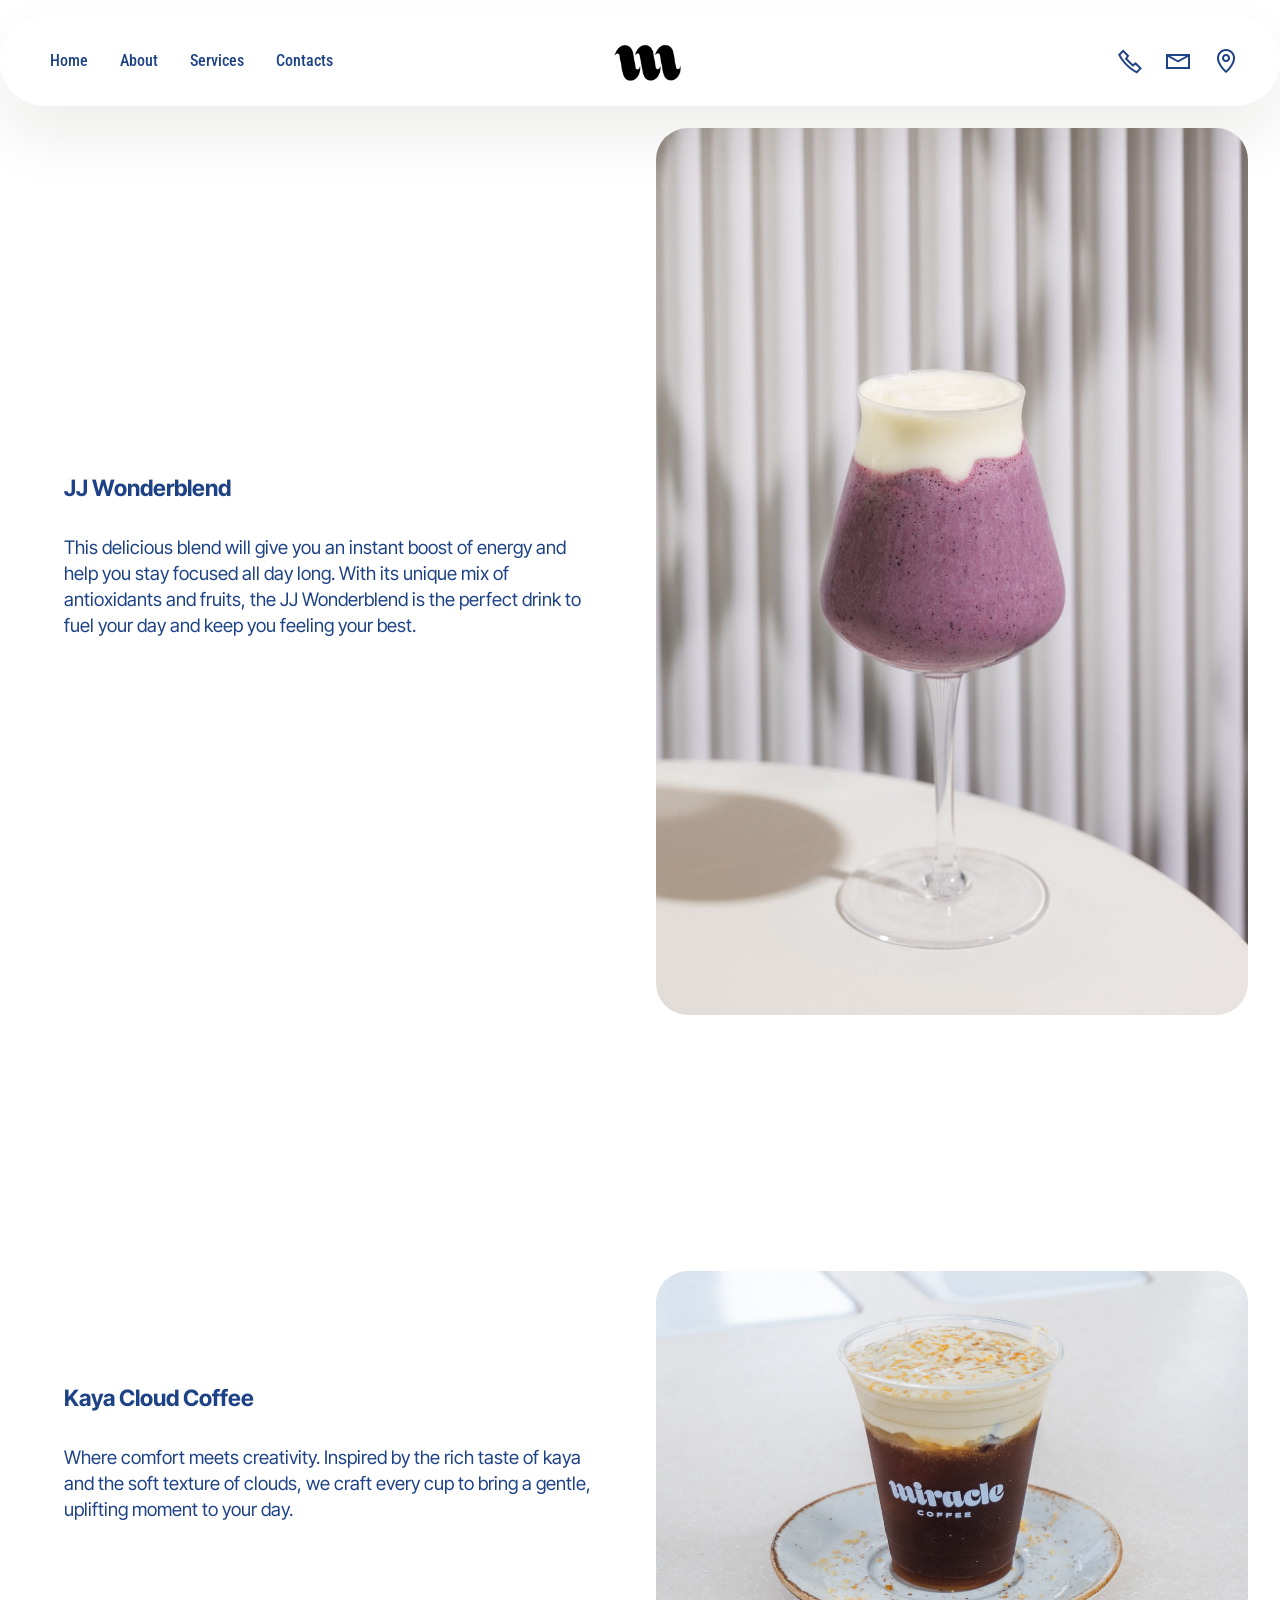
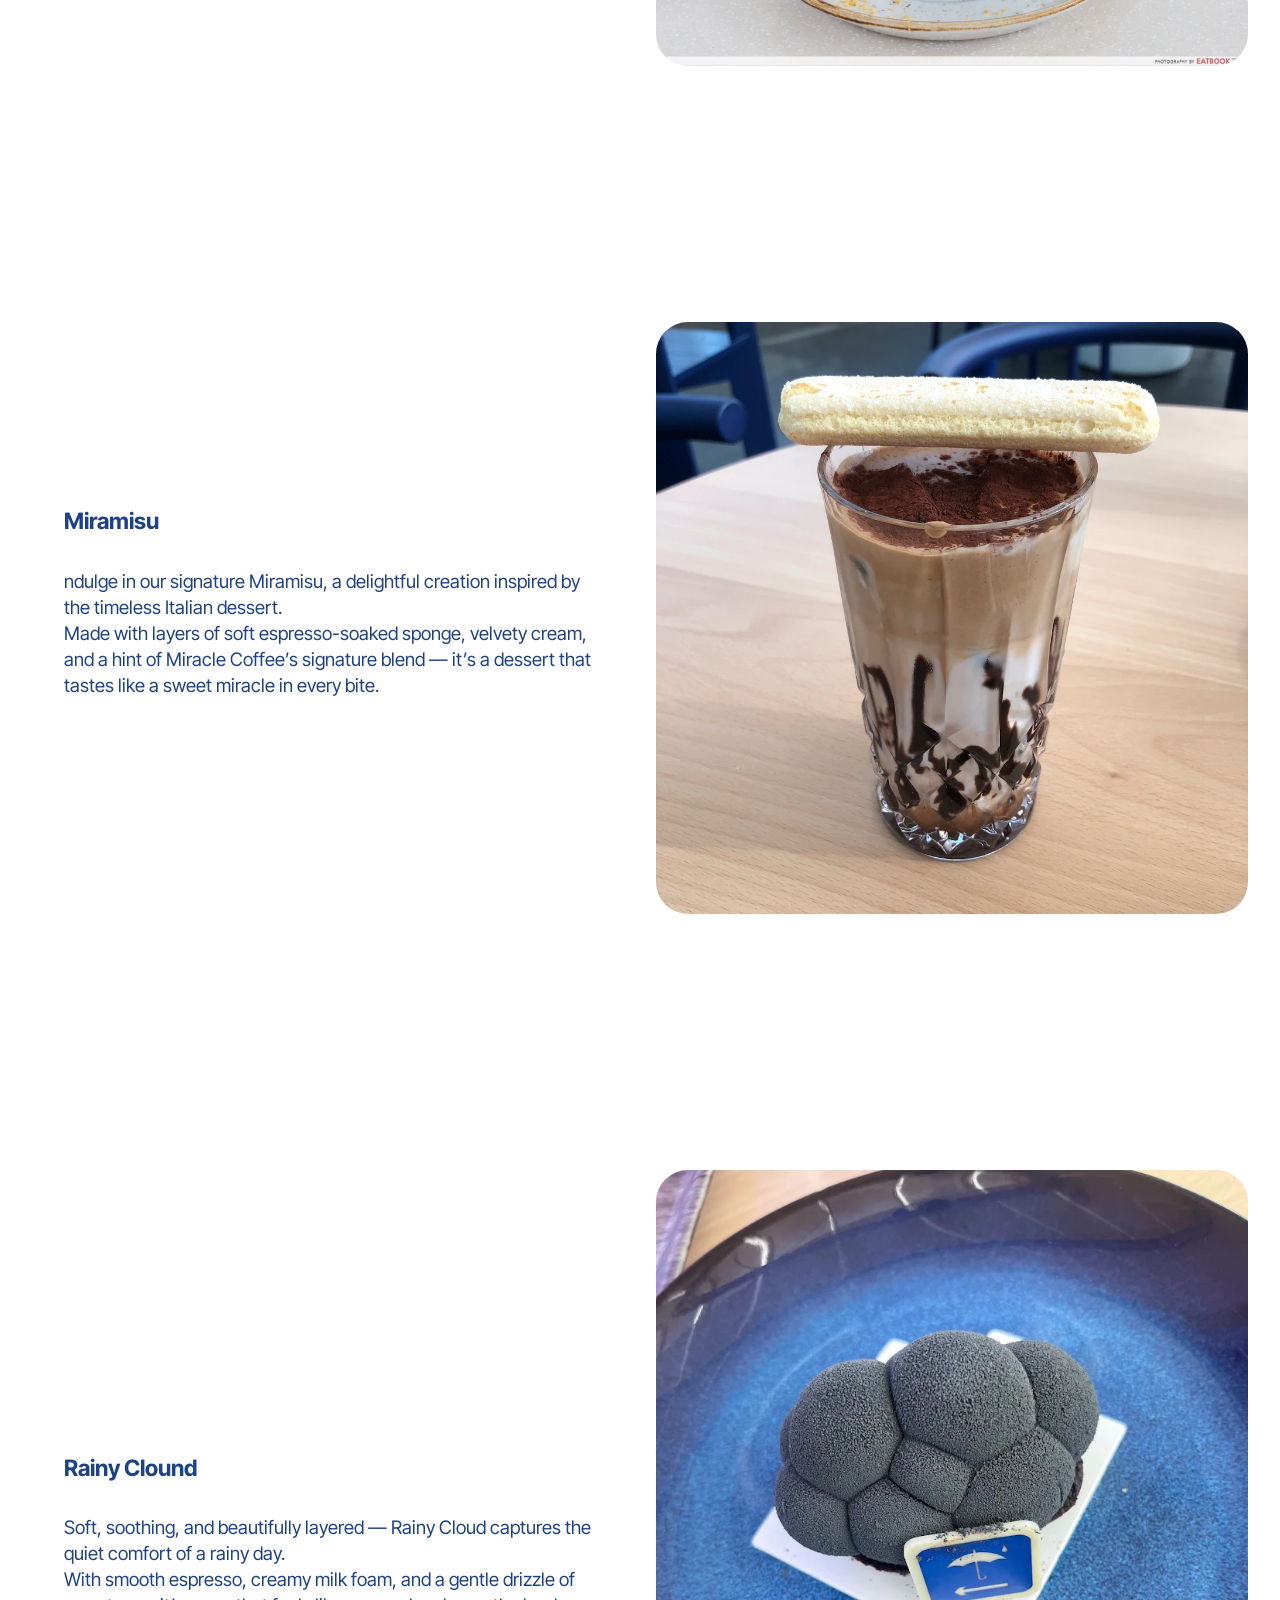
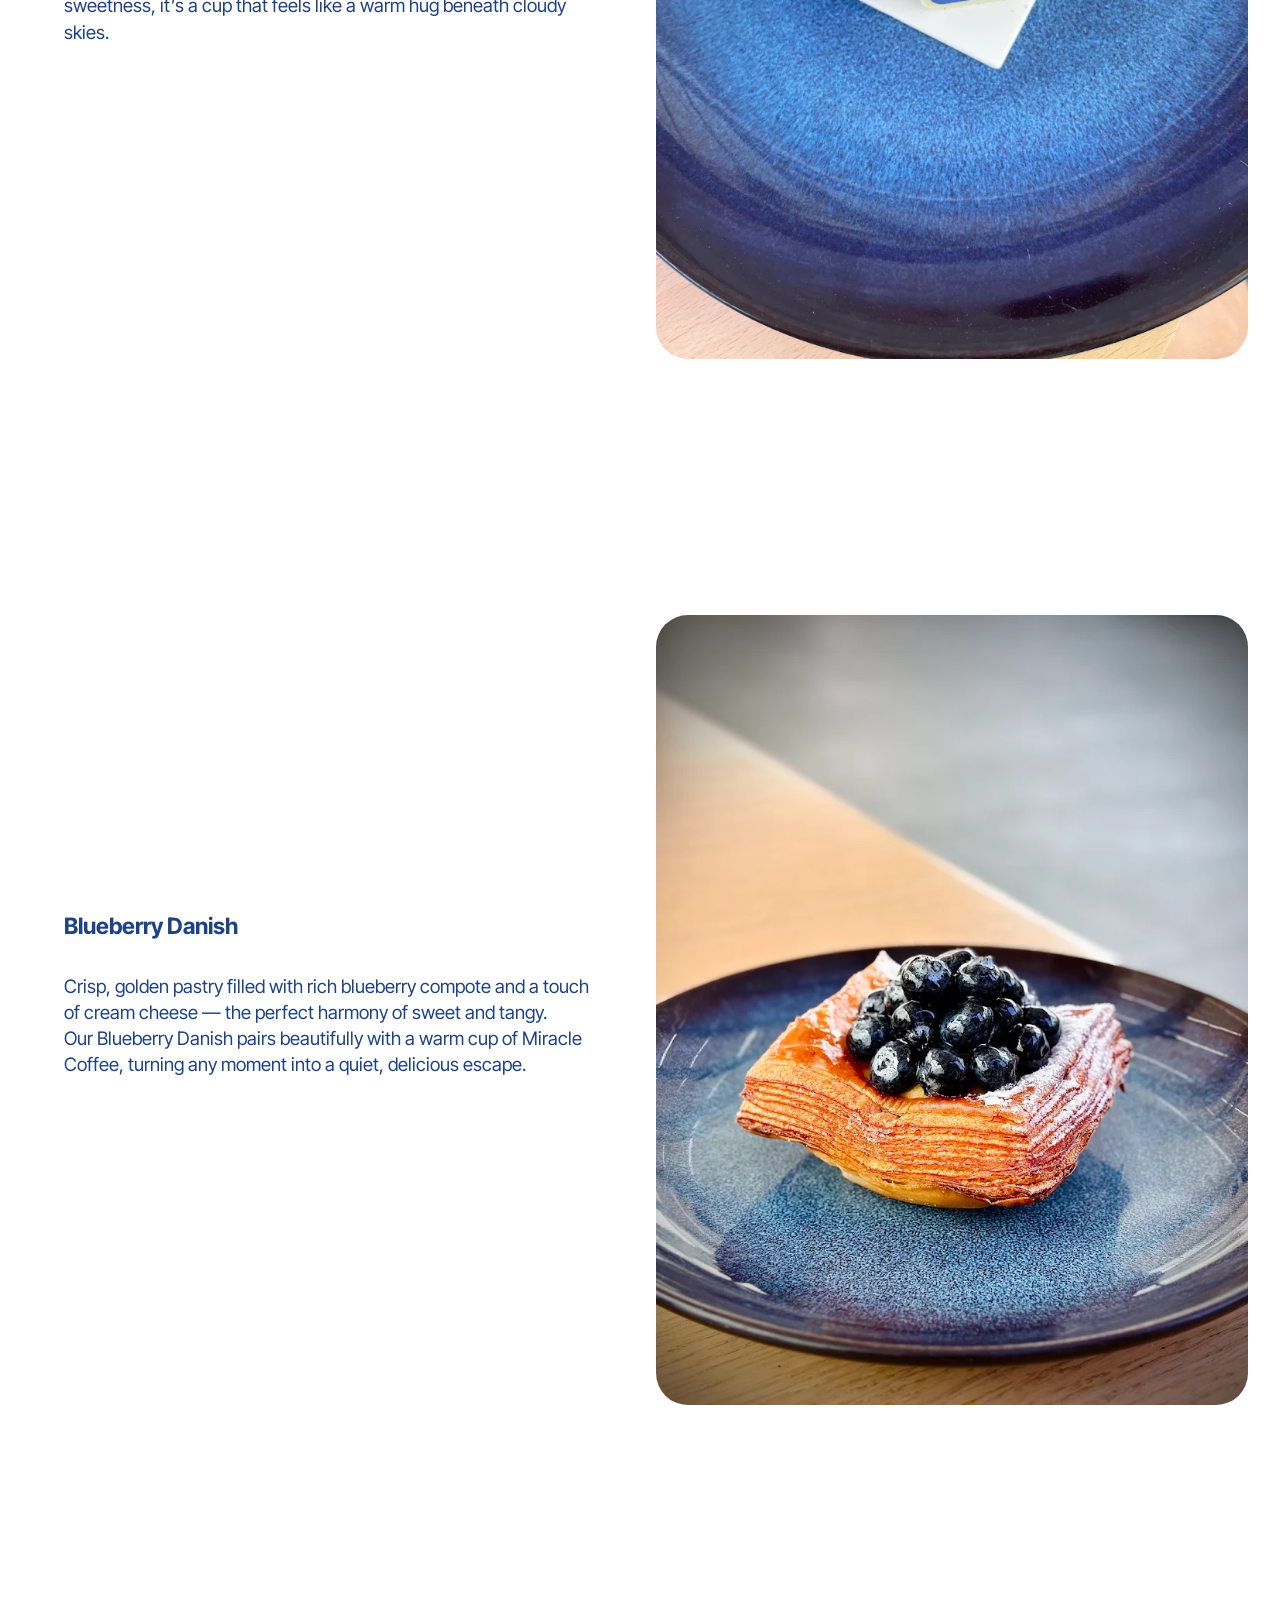
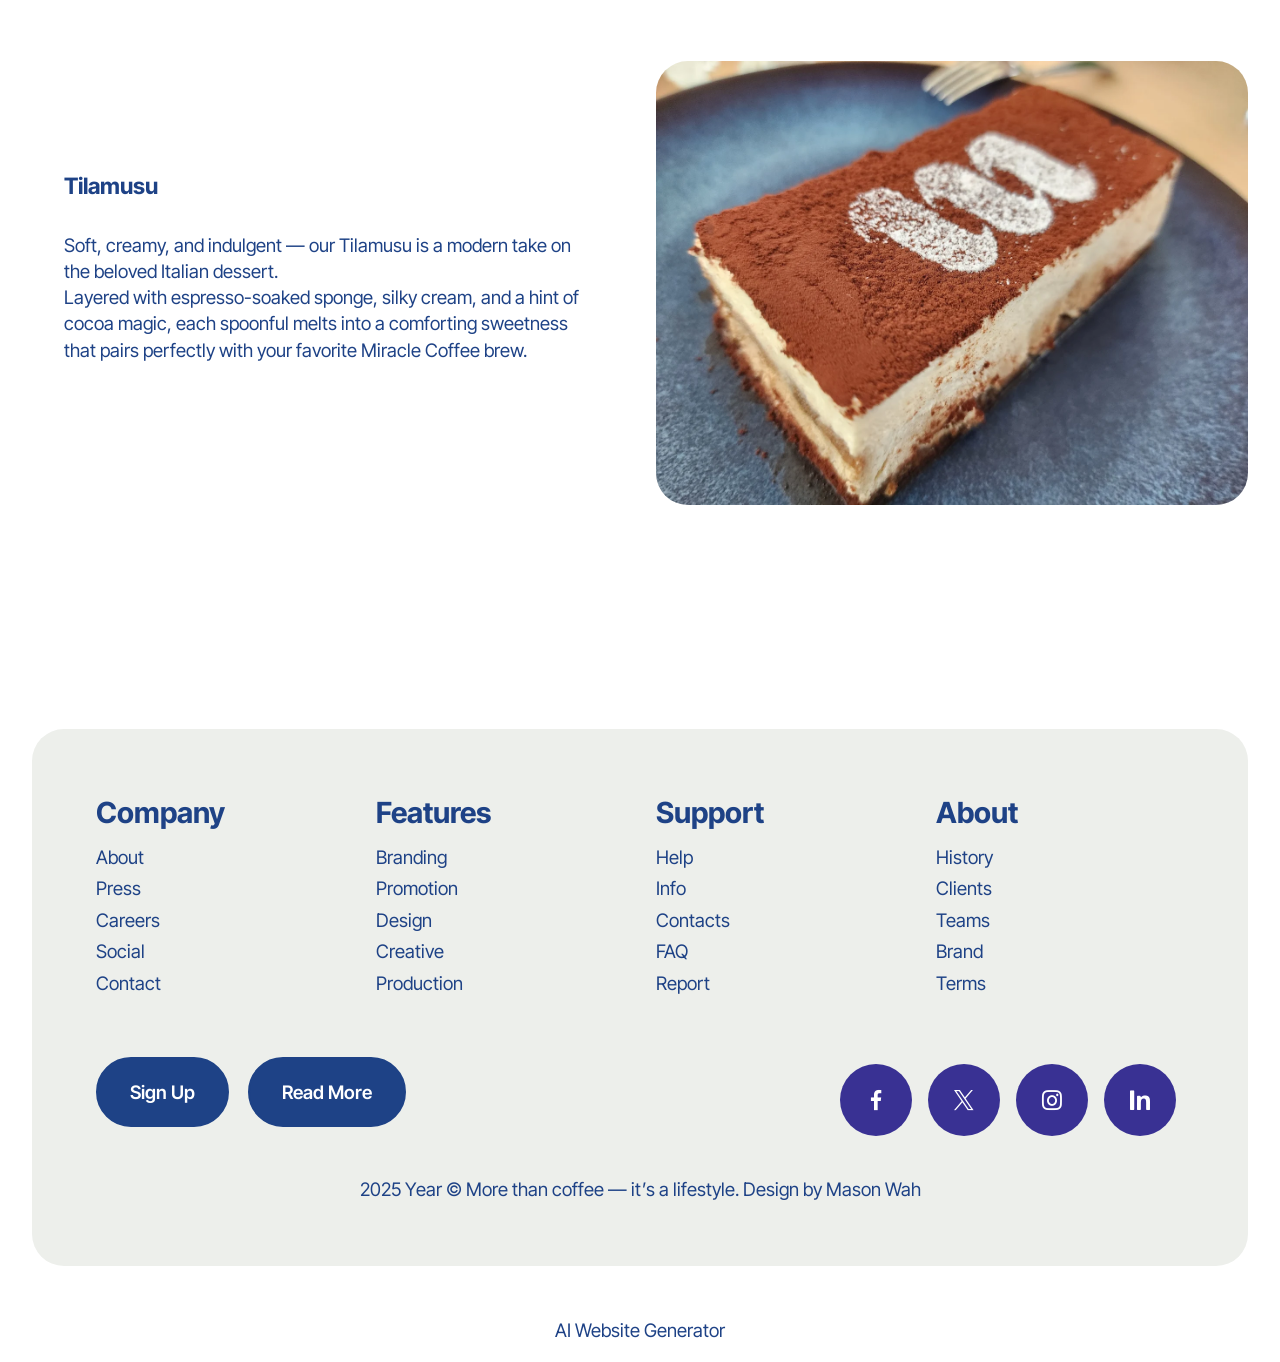
<file: page4.html>
<!DOCTYPE html>
<html  >
<head>
  <!-- Site made with Mobirise Website Builder v6.1.4, https://mobirise.com -->
  <meta charset="UTF-8">
  <meta http-equiv="X-UA-Compatible" content="IE=edge">
  <meta name="generator" content="Mobirise v6.1.4, mobirise.com">
  <meta name="viewport" content="width=device-width, initial-scale=1, minimum-scale=1">
  <link rel="shortcut icon" href="assets/images/301805165-104330795756913-1776750005625541947-n-removebg-preview.png" type="image/x-icon">
  <meta name="description" content="">
  
  
  <title>JJ Wonderblend</title>
  <link rel="stylesheet" href="assets/web/assets/mobirise-icons2/mobirise2.css">
  <link rel="stylesheet" href="assets/bootstrap/css/bootstrap.min.css">
  <link rel="stylesheet" href="assets/dropdown/css/style.css">
  <link rel="stylesheet" href="assets/socicon/css/styles.css">
  <link rel="stylesheet" href="assets/theme/css/style.css">
  <link rel="preload" href="https://fonts.googleapis.com/css?family=Merriweather:300,400,500,600,700,800,900,300i,400i,500i,600i,700i,800i,900i&display=swap" as="style" onload="this.onload=null;this.rel='stylesheet'">
  <noscript><link rel="stylesheet" href="https://fonts.googleapis.com/css?family=Merriweather:300,400,500,600,700,800,900,300i,400i,500i,600i,700i,800i,900i&display=swap"></noscript>
  <link rel="preload" href="https://fonts.googleapis.com/css?family=Inter+Tight:100,200,300,400,500,600,700,800,900,100i,200i,300i,400i,500i,600i,700i,800i,900i&display=swap" as="style" onload="this.onload=null;this.rel='stylesheet'">
  <noscript><link rel="stylesheet" href="https://fonts.googleapis.com/css?family=Inter+Tight:100,200,300,400,500,600,700,800,900,100i,200i,300i,400i,500i,600i,700i,800i,900i&display=swap"></noscript>
  <link rel="preload" href="https://fonts.googleapis.com/css?family=Roboto+Condensed:100,200,300,400,500,600,700,800,900,100i,200i,300i,400i,500i,600i,700i,800i,900i&display=swap" as="style" onload="this.onload=null;this.rel='stylesheet'">
  <noscript><link rel="stylesheet" href="https://fonts.googleapis.com/css?family=Roboto+Condensed:100,200,300,400,500,600,700,800,900,100i,200i,300i,400i,500i,600i,700i,800i,900i&display=swap"></noscript>
  <link rel="preload" as="style" href="assets/mobirise/css/mbr-additional.css?v=qdN4Vl"><link rel="stylesheet" href="assets/mobirise/css/mbr-additional.css?v=qdN4Vl" type="text/css">

  
  
  
</head>
<body>
  
  <section data-bs-version="5.1" class="menu menu3 cid-uYOqbJSqLU" once="menu" id="menu03-1m">
	

	<nav class="navbar navbar-dropdown navbar-fixed-top navbar-expand-lg">
		<div class="container">
			<div class="navbar-brand">
				<span class="navbar-logo">
					<a href="index.html">
						<img src="assets/images/301805165-104330795756913-1776750005625541947-n-removebg-preview.png" alt="Mobirise Website Builder" style="height: 5rem;">
					</a>
				</span>
				
			</div>
			<button class="navbar-toggler" type="button" data-toggle="collapse" data-bs-toggle="collapse" data-target="#navbarSupportedContent" data-bs-target="#navbarSupportedContent" aria-controls="navbarNavAltMarkup" aria-expanded="false" aria-label="Toggle navigation">
				<div class="hamburger">
					<span></span>
					<span></span>
					<span></span>
					<span></span>
				</div>
			</button>
			<div class="collapse navbar-collapse" id="navbarSupportedContent">
				<ul class="navbar-nav nav-dropdown nav-right" data-app-modern-menu="true"><li class="nav-item">
						<a class="nav-link link text-primary display-4" href="index.html#top">Home</a>
					</li><li class="nav-item"><a class="nav-link link text-primary display-4" href="index.html#article11-2d">About</a></li>
					<li class="nav-item">
						<a class="nav-link link show text-primary display-4" href="index.html#article11-2e" aria-expanded="false">Services</a>
					</li>
					<li class="nav-item">
						<a class="nav-link link text-primary display-4" href="index.html#form03-2m">Contacts</a>
					</li></ul>
				<div class="icons-menu">
					<a class="iconfont-wrapper" href="https://mobiri.se">
						<span class="p-2 mbr-iconfont mobi-mbri-phone mobi-mbri"></span>
					</a>
					<a class="iconfont-wrapper" href="https://mobiri.se">
						<span class="p-2 mbr-iconfont mobi-mbri-letter mobi-mbri"></span>
					</a>
					<a class="iconfont-wrapper" href="https://mobiri.se">
						<span class="p-2 mbr-iconfont mobi-mbri-map-pin mobi-mbri"></span>
					</a>
					
				</div>
				
			</div>
		</div>
	</nav>
</section>

<section data-bs-version="5.1" class="start article4 cid-uZ0gLj3XS8" id="article04-1o">
	

	
	

	<div class="container">
		<div class="row justify-content-center">
			<div class="col-12 col-md-12 col-lg-6 image-wrapper">
				<img class="w-100" src="assets/images/miracle-coffee-jjs-wonderblend-scaled-1170x1754.jpg" alt="Mobirise Website Builder">
			</div>
			<div class="col-12 col-md-12 col-lg">
				<div class="text-wrapper align-left">
					<h1 class="mbr-section-title mbr-fonts-style mb-4 display-2"><strong>JJ Wonderblend</strong></h1>
					<p class="mbr-text mbr-fonts-style mb-4 display-7">This delicious blend will give you an instant boost of energy and help you stay focused all day long. With its unique mix of antioxidants and fruits, the JJ Wonderblend is the perfect drink to fuel your day and keep you feeling your best.</p>
					
				</div>
			</div>
		</div>
	</div>
</section>

<section data-bs-version="5.1" class="start article4 cid-uZ0gLNaIgO" id="article04-1p">
	

	
	

	<div class="container">
		<div class="row justify-content-center">
			<div class="col-12 col-md-12 col-lg-6 image-wrapper">
				<img class="w-100" src="assets/images/miracle-coffee-kaya-cloud-1170x780.jpg" alt="Mobirise Website Builder">
			</div>
			<div class="col-12 col-md-12 col-lg">
				<div class="text-wrapper align-left">
					<h1 class="mbr-section-title mbr-fonts-style mb-4 display-2"><strong>Kaya Cloud Coffee</strong></h1>
					<p class="mbr-text mbr-fonts-style mb-4 display-7">Where comfort meets creativity. Inspired by the rich taste of kaya and the soft texture of clouds, we craft every cup to bring a gentle, uplifting moment to your day.</p>
					
				</div>
			</div>
		</div>
	</div>
</section>

<section data-bs-version="5.1" class="start article4 cid-uZ0gM5lpZk" id="article04-1q">
	

	
	

	<div class="container">
		<div class="row justify-content-center">
			<div class="col-12 col-md-12 col-lg-6 image-wrapper">
				<img class="w-100" src="assets/images/unnamed.webp" alt="Mobirise Website Builder">
			</div>
			<div class="col-12 col-md-12 col-lg">
				<div class="text-wrapper align-left">
					<h1 class="mbr-section-title mbr-fonts-style mb-4 display-2"><strong>Miramisu</strong></h1>
					<p class="mbr-text mbr-fonts-style mb-4 display-7">ndulge in our signature Miramisu, a delightful creation inspired by the timeless Italian dessert.<br>Made with layers of soft espresso-soaked sponge, velvety cream, and a hint of Miracle Coffee’s signature blend — it’s a dessert that tastes like a sweet miracle in every bite.</p>
					
				</div>
			</div>
		</div>
	</div>
</section>

<section data-bs-version="5.1" class="start article4 cid-uZ0kOKxnDj" id="article04-1r">
	

	
	

	<div class="container">
		<div class="row justify-content-center">
			<div class="col-12 col-md-12 col-lg-6 image-wrapper">
				<img class="w-100" src="assets/images/unnamed-3.webp" alt="Mobirise Website Builder">
			</div>
			<div class="col-12 col-md-12 col-lg">
				<div class="text-wrapper align-left">
					<h1 class="mbr-section-title mbr-fonts-style mb-4 display-2"><strong>Rainy Clound</strong></h1>
					<p class="mbr-text mbr-fonts-style mb-4 display-7">Soft, soothing, and beautifully layered — Rainy Cloud captures the quiet comfort of a rainy day.<br>With smooth espresso, creamy milk foam, and a gentle drizzle of sweetness, it’s a cup that feels like a warm hug beneath cloudy skies.</p>
					
				</div>
			</div>
		</div>
	</div>
</section>

<section data-bs-version="5.1" class="start article4 cid-uZ0kP2mtgR" id="article04-1s">
	

	
	

	<div class="container">
		<div class="row justify-content-center">
			<div class="col-12 col-md-12 col-lg-6 image-wrapper">
				<img class="w-100" src="assets/images/unnamed-1.webp" alt="Mobirise Website Builder">
			</div>
			<div class="col-12 col-md-12 col-lg">
				<div class="text-wrapper align-left">
					<h1 class="mbr-section-title mbr-fonts-style mb-4 display-2"><strong>Blueberry Danish</strong></h1>
					<p class="mbr-text mbr-fonts-style mb-4 display-7">Crisp, golden pastry filled with rich blueberry compote and a touch of cream cheese — the perfect harmony of sweet and tangy.<br>Our Blueberry Danish pairs beautifully with a warm cup of Miracle Coffee, turning any moment into a quiet, delicious escape.</p>
					
				</div>
			</div>
		</div>
	</div>
</section>

<section data-bs-version="5.1" class="start article4 cid-uZ0kPm8dXJ" id="article04-1t">
	

	
	

	<div class="container">
		<div class="row justify-content-center">
			<div class="col-12 col-md-12 col-lg-6 image-wrapper">
				<img class="w-100" src="assets/images/unnamed-4.webp" alt="Mobirise Website Builder">
			</div>
			<div class="col-12 col-md-12 col-lg">
				<div class="text-wrapper align-left">
					<h1 class="mbr-section-title mbr-fonts-style mb-4 display-2"><strong>Tilamusu</strong></h1>
					<p class="mbr-text mbr-fonts-style mb-4 display-7">Soft, creamy, and indulgent — our Tilamusu is a modern take on the beloved Italian dessert.<br>Layered with espresso-soaked sponge, silky cream, and a hint of cocoa magic, each spoonful melts into a comforting sweetness that pairs perfectly with your favorite Miracle Coffee brew.</p>
					
				</div>
			</div>
		</div>
	</div>
</section>

<section data-bs-version="5.1" class="footer1 cid-uYUhai4i9D" once="footers" id="footer01-1n">
	

	
	
	<div class="container">
		<div class="row mbr-white">
			<div class="col-12 col-md-6 col-lg-3">
				<h5 class="mbr-section-subtitle mbr-fonts-style mb-2 display-5">
					<strong>Company</strong>
				</h5>
				<ul class="list mbr-fonts-style display-7">
					<li class="mbr-text item-wrap">About</li>
					<li class="mbr-text item-wrap">Press</li>
					<li class="mbr-text item-wrap">Careers</li>
					<li class="mbr-text item-wrap">Social</li>
					<li class="mbr-text item-wrap">Contact</li>
				</ul>
			</div>
			<div class="col-12 col-md-6 col-lg-3">
				<h5 class="mbr-section-subtitle mbr-fonts-style mb-2 display-5">
					<strong>Features</strong>
				</h5>
				<ul class="list mbr-fonts-style display-7">
					<li class="mbr-text item-wrap">Branding</li>
					<li class="mbr-text item-wrap">Promotion</li>
					<li class="mbr-text item-wrap">Design</li>
					<li class="mbr-text item-wrap">Creative</li>
					<li class="mbr-text item-wrap">Production</li>
				</ul>
			</div>
			<div class="col-12 col-md-6 col-lg-3">
				<h5 class="mbr-section-subtitle mbr-fonts-style mb-2 display-5">
					<strong>Support</strong>
				</h5>
				<ul class="list mbr-fonts-style display-7">
					<li class="mbr-text item-wrap">Help</li>
					<li class="mbr-text item-wrap">Info</li>
					<li class="mbr-text item-wrap">Contacts</li>
					<li class="mbr-text item-wrap">FAQ</li>
					<li class="mbr-text item-wrap">Report</li>
				</ul>
			</div>
			<div class="col-12 col-md-6 col-lg-3">
				<h5 class="mbr-section-subtitle mbr-fonts-style mb-2 display-5">
					<strong>About</strong>
				</h5>
				<ul class="list mbr-fonts-style display-7">
					<li class="mbr-text item-wrap">History</li>
					<li class="mbr-text item-wrap">Clients</li>
					<li class="mbr-text item-wrap">Teams</li>
					<li class="mbr-text item-wrap">Brand</li>
					<li class="mbr-text item-wrap">Terms</li>
				</ul>
			</div>
			<div class="col-12 mt-5 footer-col">
				<div class="mbr-section-btn align-left"><a class="btn btn-primary display-7" href="https://mobiri.se">Sign Up</a>
					<a class="btn btn-primary display-7" href="page7.html">Read More</a></div>

				<div class="social-row mt-2 display-7">
					<div class="soc-item">
						<a href="https://mobiri.se/">
							<span class="mbr-iconfont socicon socicon-facebook"></span>
						</a>
					</div>
					<div class="soc-item">
						<a href="https://mobiri.se/">
							<span class="mbr-iconfont socicon socicon-twitter"></span>
						</a>
					</div>
					<div class="soc-item">
						<a href="https://mobiri.se/">
							<span class="mbr-iconfont socicon socicon-instagram"></span>
						</a>
					</div>
					<div class="soc-item">
						<a href="https://mobiri.se/">
							<span class="mbr-iconfont socicon-logmein socicon"></span>
						</a>
					</div>
				</div>
			</div>
			<div class="col-12 mt-4">
				<p class="mbr-text mb-0 mbr-fonts-style copyright align-center display-7">2025 Year ©&nbsp;More than coffee — it’s a lifestyle. Design by Mason Wah</p>
			</div>
		</div>
	</div>
</section><section class="display-7" style="padding: 0;align-items: center;justify-content: center;flex-wrap: wrap;    align-content: center;display: flex;position: relative;height: 4rem;"><a href="https://mobiri.se/4250557" style="flex: 1 1;height: 4rem;position: absolute;width: 100%;z-index: 1;"><img alt="" style="height: 4rem;" src="[data-uri]"></a><p style="margin: 0;text-align: center;" class="display-7">&#8204;</p><a style="z-index:1" href="https://mobirise.com/builder/ai-website-generator.html">AI Website Generator</a></section><script src="assets/bootstrap/js/bootstrap.bundle.min.js"></script>  <script src="assets/smoothscroll/smooth-scroll.js"></script>  <script src="assets/ytplayer/index.js"></script>  <script src="assets/dropdown/js/navbar-dropdown.js"></script>  <script src="assets/theme/js/script.js"></script>  
  
  
</body>
</html>
</file>
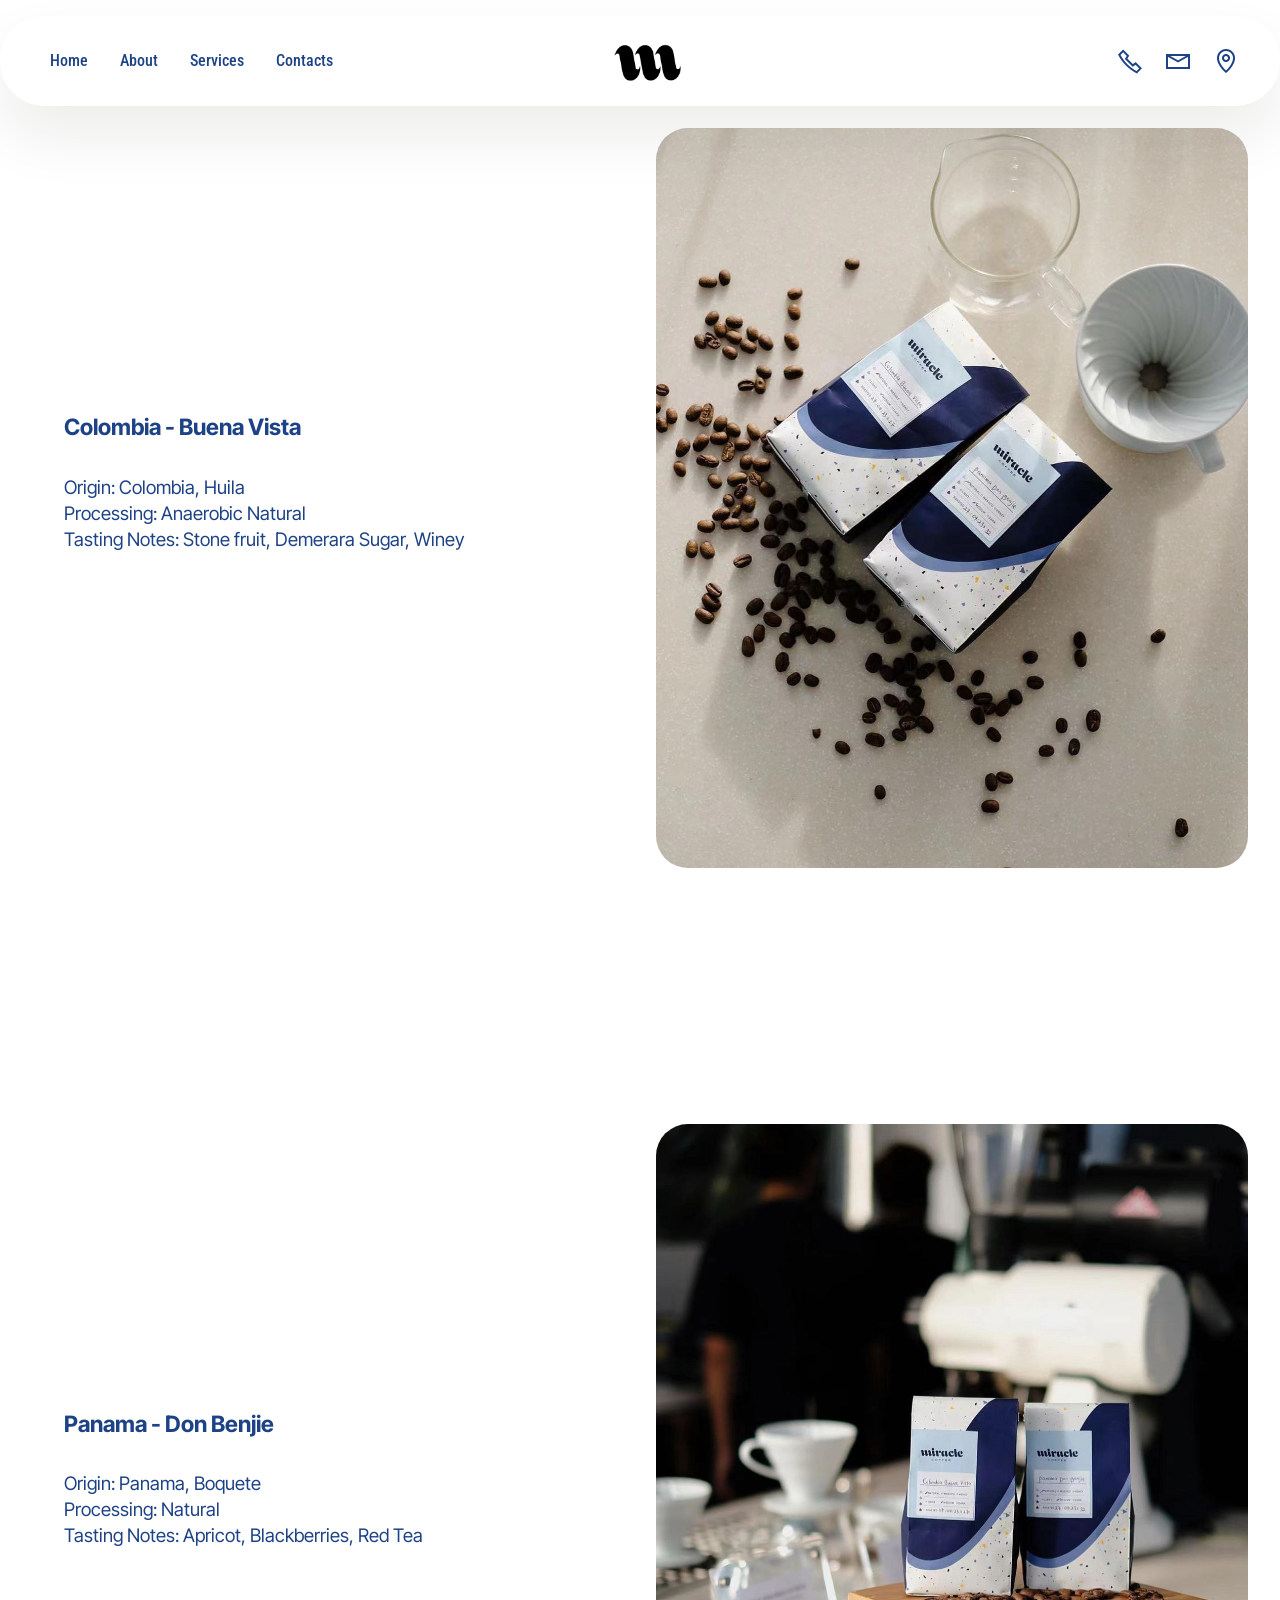
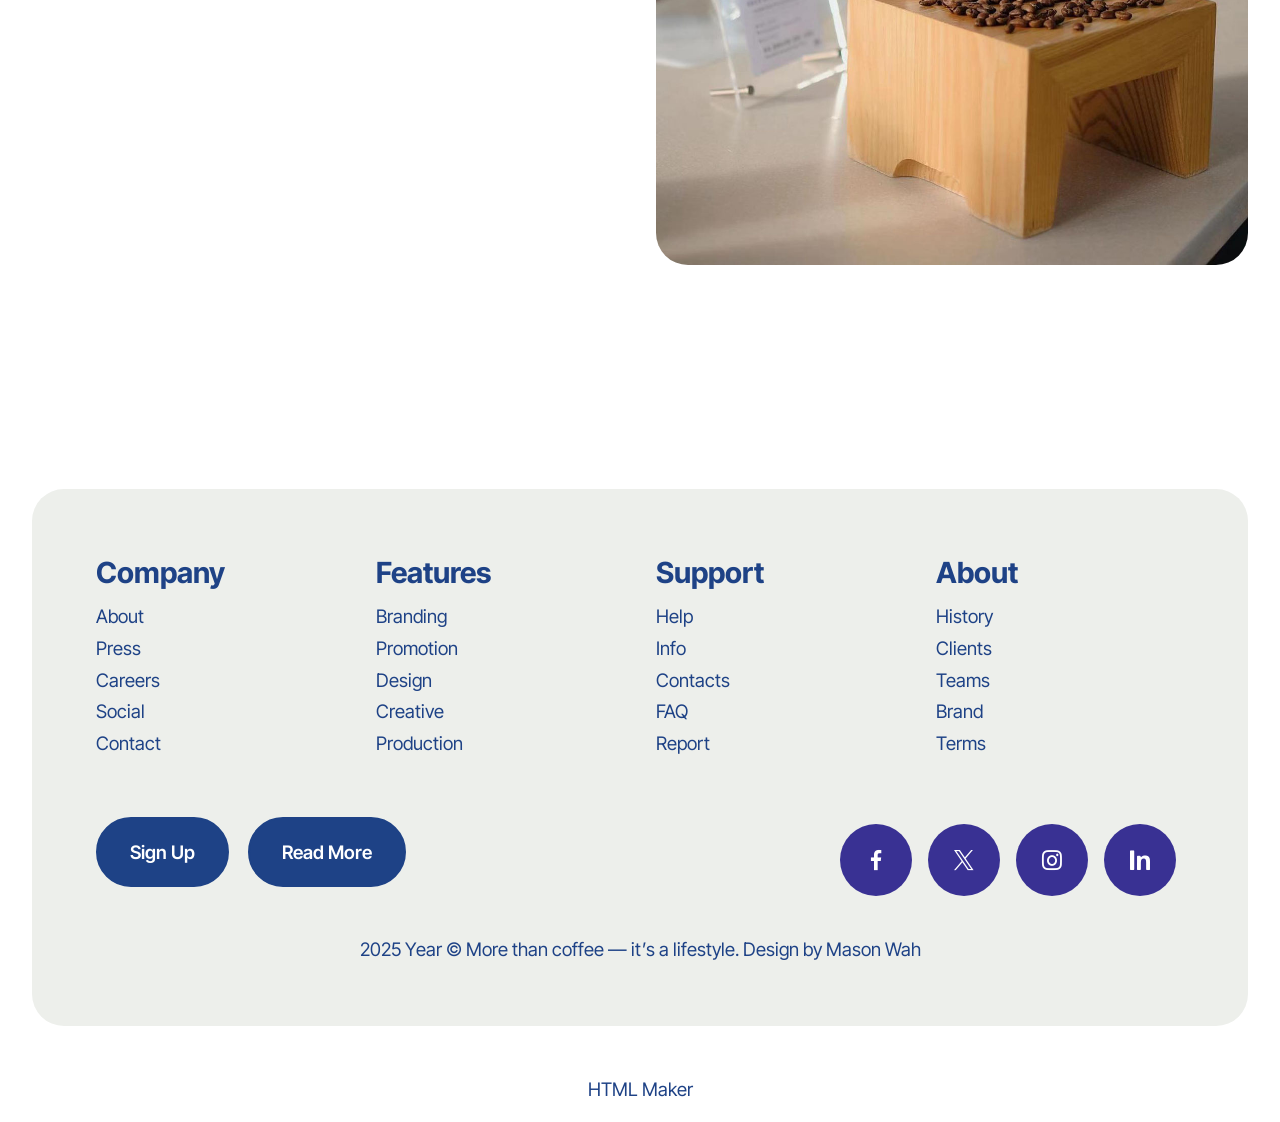
<file: page5.html>
<!DOCTYPE html>
<html  >
<head>
  <!-- Site made with Mobirise Website Builder v6.1.4, https://mobirise.com -->
  <meta charset="UTF-8">
  <meta http-equiv="X-UA-Compatible" content="IE=edge">
  <meta name="generator" content="Mobirise v6.1.4, mobirise.com">
  <meta name="viewport" content="width=device-width, initial-scale=1, minimum-scale=1">
  <link rel="shortcut icon" href="assets/images/301805165-104330795756913-1776750005625541947-n-removebg-preview.png" type="image/x-icon">
  <meta name="description" content="">
  
  
  <title>Coffee Bean</title>
  <link rel="stylesheet" href="assets/web/assets/mobirise-icons2/mobirise2.css">
  <link rel="stylesheet" href="assets/bootstrap/css/bootstrap.min.css">
  <link rel="stylesheet" href="assets/dropdown/css/style.css">
  <link rel="stylesheet" href="assets/socicon/css/styles.css">
  <link rel="stylesheet" href="assets/theme/css/style.css">
  <link rel="preload" href="https://fonts.googleapis.com/css?family=Merriweather:300,400,500,600,700,800,900,300i,400i,500i,600i,700i,800i,900i&display=swap" as="style" onload="this.onload=null;this.rel='stylesheet'">
  <noscript><link rel="stylesheet" href="https://fonts.googleapis.com/css?family=Merriweather:300,400,500,600,700,800,900,300i,400i,500i,600i,700i,800i,900i&display=swap"></noscript>
  <link rel="preload" href="https://fonts.googleapis.com/css?family=Inter+Tight:100,200,300,400,500,600,700,800,900,100i,200i,300i,400i,500i,600i,700i,800i,900i&display=swap" as="style" onload="this.onload=null;this.rel='stylesheet'">
  <noscript><link rel="stylesheet" href="https://fonts.googleapis.com/css?family=Inter+Tight:100,200,300,400,500,600,700,800,900,100i,200i,300i,400i,500i,600i,700i,800i,900i&display=swap"></noscript>
  <link rel="preload" href="https://fonts.googleapis.com/css?family=Roboto+Condensed:100,200,300,400,500,600,700,800,900,100i,200i,300i,400i,500i,600i,700i,800i,900i&display=swap" as="style" onload="this.onload=null;this.rel='stylesheet'">
  <noscript><link rel="stylesheet" href="https://fonts.googleapis.com/css?family=Roboto+Condensed:100,200,300,400,500,600,700,800,900,100i,200i,300i,400i,500i,600i,700i,800i,900i&display=swap"></noscript>
  <link rel="preload" as="style" href="assets/mobirise/css/mbr-additional.css?v=KCtibI"><link rel="stylesheet" href="assets/mobirise/css/mbr-additional.css?v=KCtibI" type="text/css">

  
  
  
</head>
<body>
  
  <section data-bs-version="5.1" class="menu menu3 cid-uYOqbJSqLU" once="menu" id="menu03-1u">
	

	<nav class="navbar navbar-dropdown navbar-fixed-top navbar-expand-lg">
		<div class="container">
			<div class="navbar-brand">
				<span class="navbar-logo">
					<a href="index.html">
						<img src="assets/images/301805165-104330795756913-1776750005625541947-n-removebg-preview.png" alt="Mobirise Website Builder" style="height: 5rem;">
					</a>
				</span>
				
			</div>
			<button class="navbar-toggler" type="button" data-toggle="collapse" data-bs-toggle="collapse" data-target="#navbarSupportedContent" data-bs-target="#navbarSupportedContent" aria-controls="navbarNavAltMarkup" aria-expanded="false" aria-label="Toggle navigation">
				<div class="hamburger">
					<span></span>
					<span></span>
					<span></span>
					<span></span>
				</div>
			</button>
			<div class="collapse navbar-collapse" id="navbarSupportedContent">
				<ul class="navbar-nav nav-dropdown nav-right" data-app-modern-menu="true"><li class="nav-item">
						<a class="nav-link link text-primary display-4" href="index.html#top">Home</a>
					</li><li class="nav-item"><a class="nav-link link text-primary display-4" href="index.html#article11-2d">About</a></li>
					<li class="nav-item">
						<a class="nav-link link show text-primary display-4" href="index.html#article11-2e" aria-expanded="false">Services</a>
					</li>
					<li class="nav-item">
						<a class="nav-link link text-primary display-4" href="index.html#form03-2m">Contacts</a>
					</li></ul>
				<div class="icons-menu">
					<a class="iconfont-wrapper" href="https://mobiri.se">
						<span class="p-2 mbr-iconfont mobi-mbri-phone mobi-mbri"></span>
					</a>
					<a class="iconfont-wrapper" href="https://mobiri.se">
						<span class="p-2 mbr-iconfont mobi-mbri-letter mobi-mbri"></span>
					</a>
					<a class="iconfont-wrapper" href="https://mobiri.se">
						<span class="p-2 mbr-iconfont mobi-mbri-map-pin mobi-mbri"></span>
					</a>
					
				</div>
				
			</div>
		</div>
	</nav>
</section>

<section data-bs-version="5.1" class="start article4 cid-uZ0vzeFx9t" id="article04-1x">
	

	
	

	<div class="container">
		<div class="row justify-content-center">
			<div class="col-12 col-md-12 col-lg-6 image-wrapper">
				<img class="w-100" src="assets/images/481477380-612297934960427-5396596899821233085-n-1170x1463.jpg" alt="Mobirise Website Builder">
			</div>
			<div class="col-12 col-md-12 col-lg">
				<div class="text-wrapper align-left">
					<h1 class="mbr-section-title mbr-fonts-style mb-4 display-2"><strong>Colombia - Buena Vista</strong></h1>
					<p class="mbr-text mbr-fonts-style mb-4 display-7">Origin: Colombia, Huila<br>Processing: Anaerobic Natural<br>Tasting Notes: Stone fruit, Demerara Sugar, Winey</p>
					
				</div>
			</div>
		</div>
	</div>
</section>

<section data-bs-version="5.1" class="start article4 cid-uZ0vyLUSUf" id="article04-1w">
	

	
	

	<div class="container">
		<div class="row justify-content-center">
			<div class="col-12 col-md-12 col-lg-6 image-wrapper">
				<img class="w-100" src="assets/images/481780273-612298191627068-6673244342465356547-n-1170x1463.jpg" alt="Mobirise Website Builder">
			</div>
			<div class="col-12 col-md-12 col-lg">
				<div class="text-wrapper align-left">
					<h1 class="mbr-section-title mbr-fonts-style mb-4 display-2"><strong>Panama - Don Benjie</strong></h1>
					<p class="mbr-text mbr-fonts-style mb-4 display-7">Origin: Panama, Boquete<br>Processing: Natural<br>Tasting Notes: Apricot, Blackberries, Red Tea</p>
					
				</div>
			</div>
		</div>
	</div>
</section>

<section data-bs-version="5.1" class="footer1 cid-uYUhai4i9D" once="footers" id="footer01-1v">
	

	
	
	<div class="container">
		<div class="row mbr-white">
			<div class="col-12 col-md-6 col-lg-3">
				<h5 class="mbr-section-subtitle mbr-fonts-style mb-2 display-5">
					<strong>Company</strong>
				</h5>
				<ul class="list mbr-fonts-style display-7">
					<li class="mbr-text item-wrap">About</li>
					<li class="mbr-text item-wrap">Press</li>
					<li class="mbr-text item-wrap">Careers</li>
					<li class="mbr-text item-wrap">Social</li>
					<li class="mbr-text item-wrap">Contact</li>
				</ul>
			</div>
			<div class="col-12 col-md-6 col-lg-3">
				<h5 class="mbr-section-subtitle mbr-fonts-style mb-2 display-5">
					<strong>Features</strong>
				</h5>
				<ul class="list mbr-fonts-style display-7">
					<li class="mbr-text item-wrap">Branding</li>
					<li class="mbr-text item-wrap">Promotion</li>
					<li class="mbr-text item-wrap">Design</li>
					<li class="mbr-text item-wrap">Creative</li>
					<li class="mbr-text item-wrap">Production</li>
				</ul>
			</div>
			<div class="col-12 col-md-6 col-lg-3">
				<h5 class="mbr-section-subtitle mbr-fonts-style mb-2 display-5">
					<strong>Support</strong>
				</h5>
				<ul class="list mbr-fonts-style display-7">
					<li class="mbr-text item-wrap">Help</li>
					<li class="mbr-text item-wrap">Info</li>
					<li class="mbr-text item-wrap">Contacts</li>
					<li class="mbr-text item-wrap">FAQ</li>
					<li class="mbr-text item-wrap">Report</li>
				</ul>
			</div>
			<div class="col-12 col-md-6 col-lg-3">
				<h5 class="mbr-section-subtitle mbr-fonts-style mb-2 display-5">
					<strong>About</strong>
				</h5>
				<ul class="list mbr-fonts-style display-7">
					<li class="mbr-text item-wrap">History</li>
					<li class="mbr-text item-wrap">Clients</li>
					<li class="mbr-text item-wrap">Teams</li>
					<li class="mbr-text item-wrap">Brand</li>
					<li class="mbr-text item-wrap">Terms</li>
				</ul>
			</div>
			<div class="col-12 mt-5 footer-col">
				<div class="mbr-section-btn align-left"><a class="btn btn-primary display-7" href="https://mobiri.se">Sign Up</a>
					<a class="btn btn-primary display-7" href="page7.html">Read More</a></div>

				<div class="social-row mt-2 display-7">
					<div class="soc-item">
						<a href="https://mobiri.se/">
							<span class="mbr-iconfont socicon socicon-facebook"></span>
						</a>
					</div>
					<div class="soc-item">
						<a href="https://mobiri.se/">
							<span class="mbr-iconfont socicon socicon-twitter"></span>
						</a>
					</div>
					<div class="soc-item">
						<a href="https://mobiri.se/">
							<span class="mbr-iconfont socicon socicon-instagram"></span>
						</a>
					</div>
					<div class="soc-item">
						<a href="https://mobiri.se/">
							<span class="mbr-iconfont socicon-logmein socicon"></span>
						</a>
					</div>
				</div>
			</div>
			<div class="col-12 mt-4">
				<p class="mbr-text mb-0 mbr-fonts-style copyright align-center display-7">2025 Year ©&nbsp;More than coffee — it’s a lifestyle. Design by Mason Wah</p>
			</div>
		</div>
	</div>
</section><section class="display-7" style="padding: 0;align-items: center;justify-content: center;flex-wrap: wrap;    align-content: center;display: flex;position: relative;height: 4rem;"><a href="https://mobiri.se/4250557" style="flex: 1 1;height: 4rem;position: absolute;width: 100%;z-index: 1;"><img alt="" style="height: 4rem;" src="[data-uri]"></a><p style="margin: 0;text-align: center;" class="display-7">&#8204;</p><a style="z-index:1" href="https://mobirise.com/html-builder.html">HTML Maker</a></section><script src="assets/bootstrap/js/bootstrap.bundle.min.js"></script>  <script src="assets/smoothscroll/smooth-scroll.js"></script>  <script src="assets/ytplayer/index.js"></script>  <script src="assets/dropdown/js/navbar-dropdown.js"></script>  <script src="assets/theme/js/script.js"></script>  
  
  
</body>
</html>
</file>
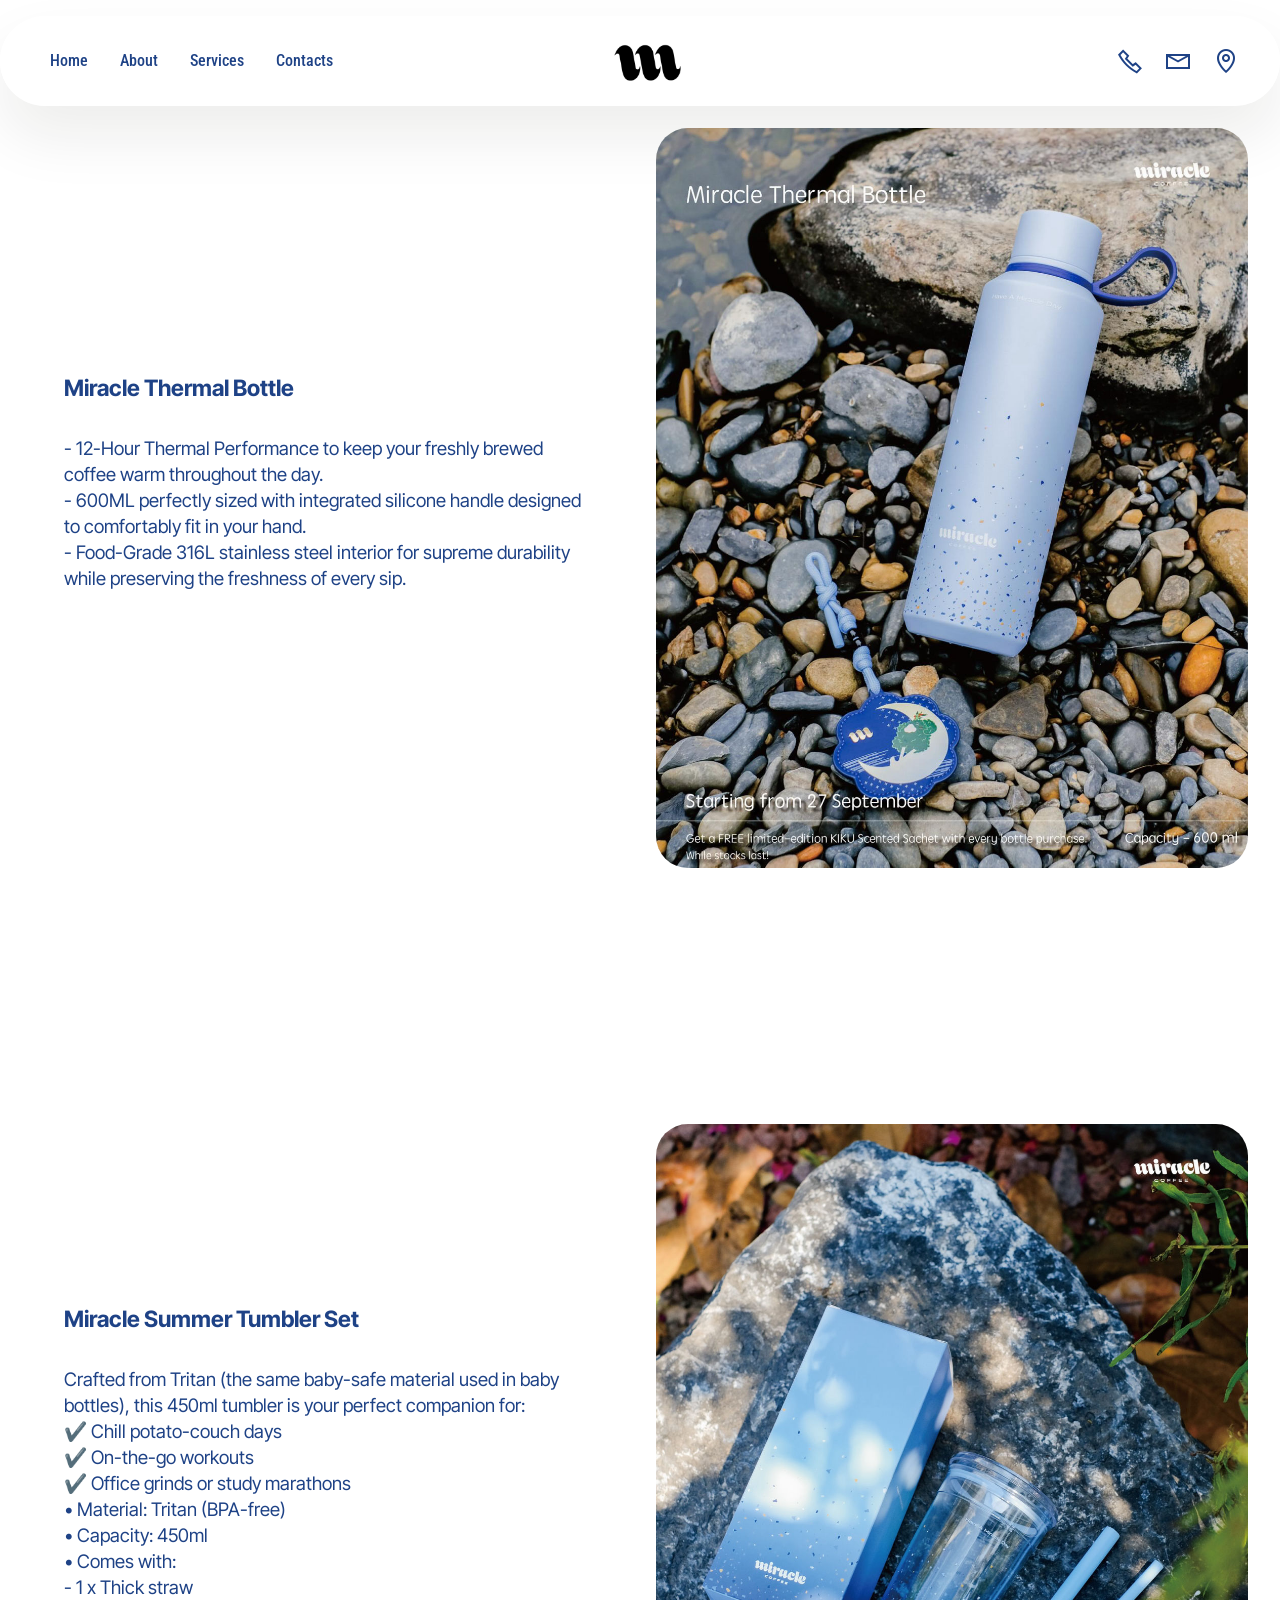
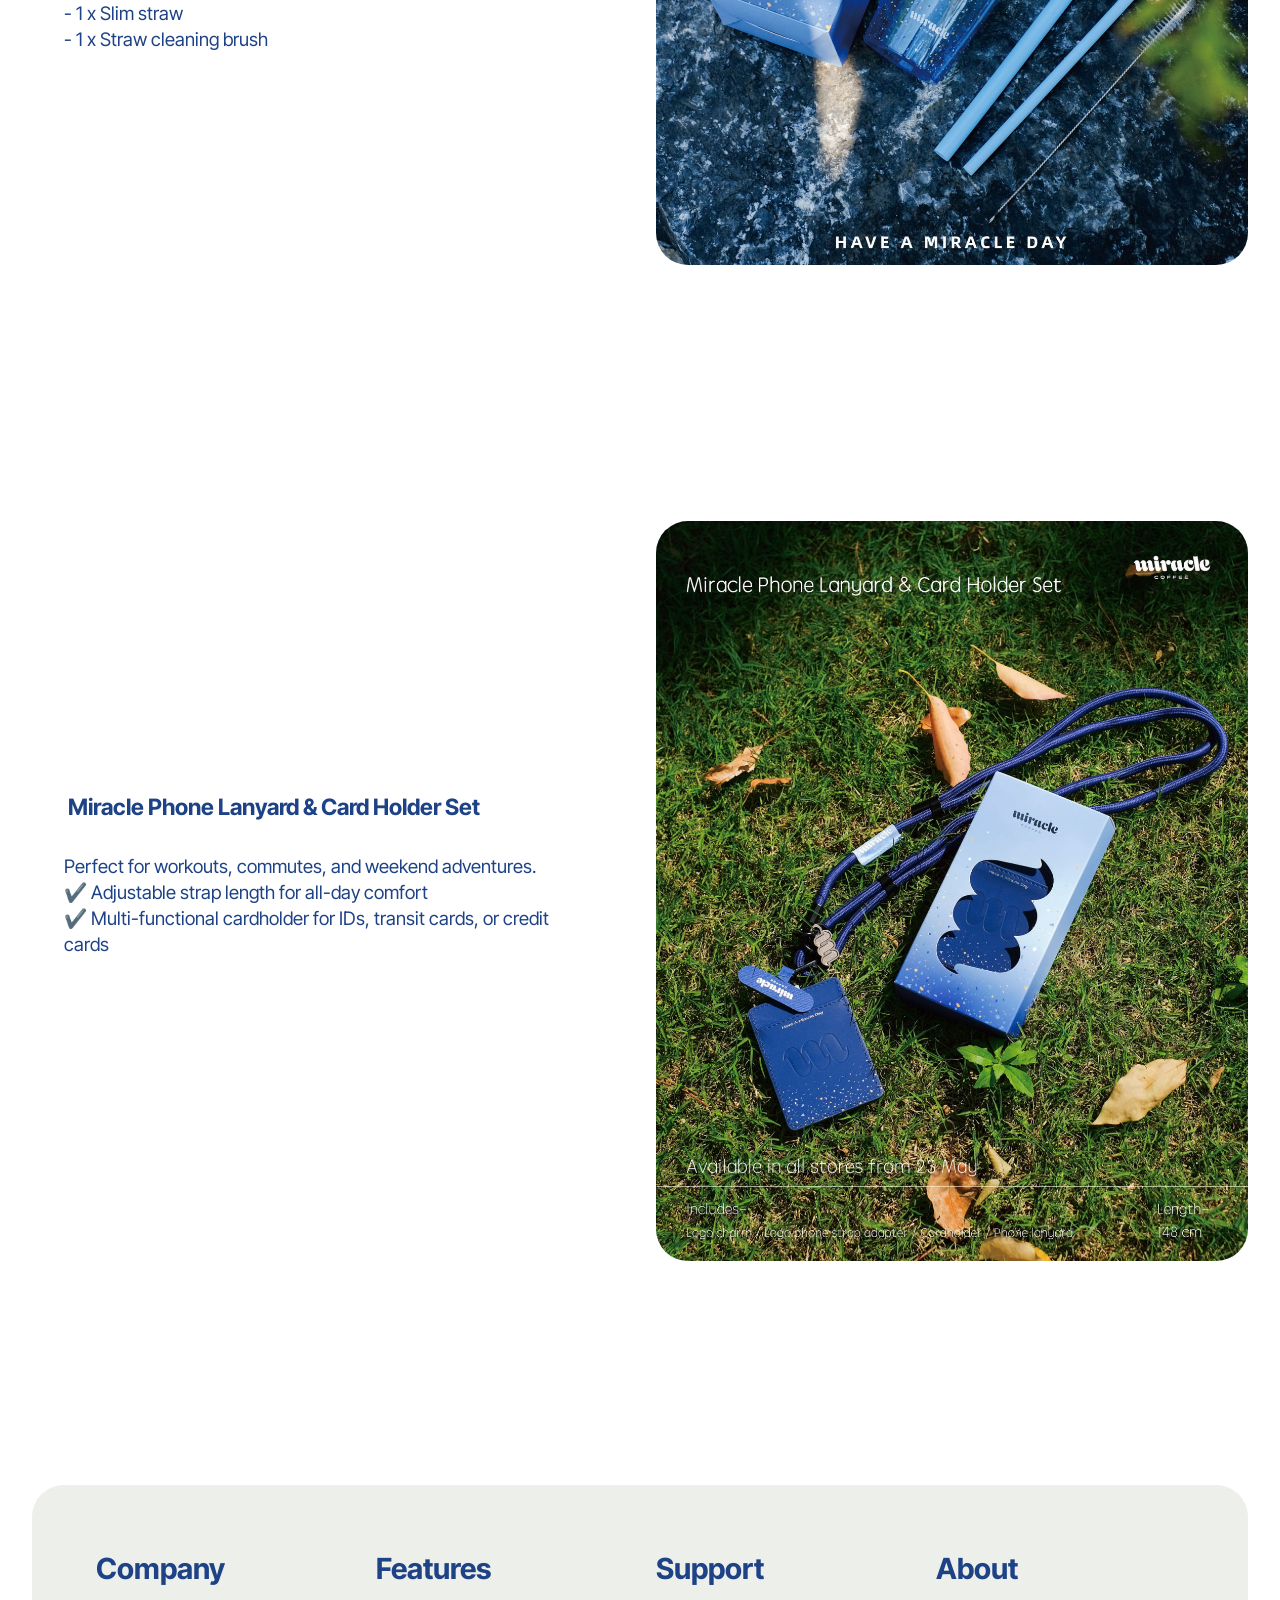
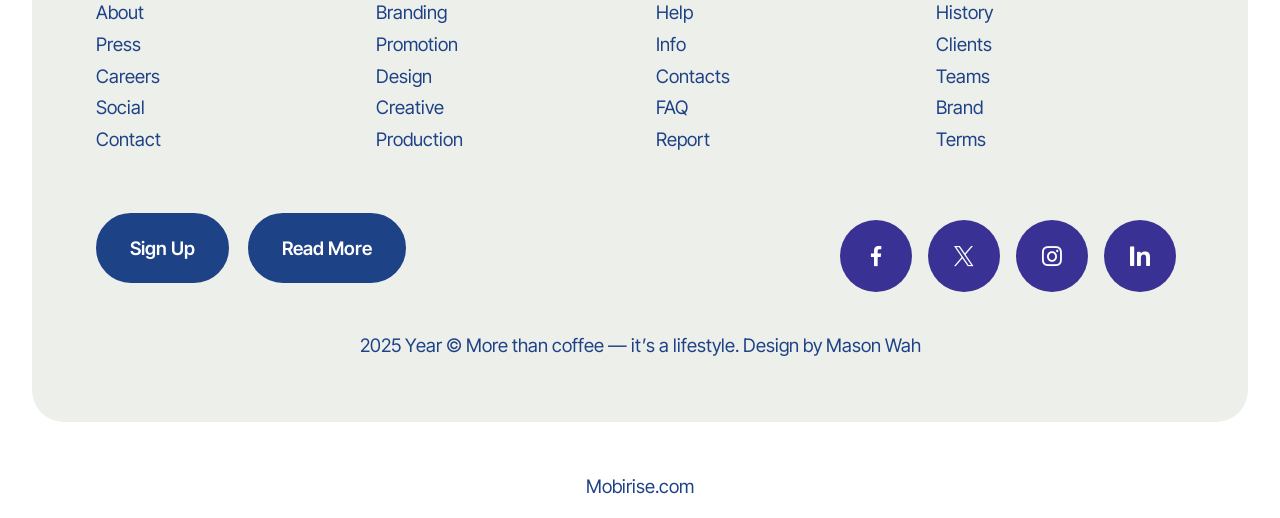
<file: page6.html>
<!DOCTYPE html>
<html  >
<head>
  <!-- Site made with Mobirise Website Builder v6.1.4, https://mobirise.com -->
  <meta charset="UTF-8">
  <meta http-equiv="X-UA-Compatible" content="IE=edge">
  <meta name="generator" content="Mobirise v6.1.4, mobirise.com">
  <meta name="viewport" content="width=device-width, initial-scale=1, minimum-scale=1">
  <link rel="shortcut icon" href="assets/images/301805165-104330795756913-1776750005625541947-n-removebg-preview.png" type="image/x-icon">
  <meta name="description" content="">
  
  
  <title>bottel</title>
  <link rel="stylesheet" href="assets/web/assets/mobirise-icons2/mobirise2.css">
  <link rel="stylesheet" href="assets/bootstrap/css/bootstrap.min.css">
  <link rel="stylesheet" href="assets/dropdown/css/style.css">
  <link rel="stylesheet" href="assets/socicon/css/styles.css">
  <link rel="stylesheet" href="assets/theme/css/style.css">
  <link rel="preload" href="https://fonts.googleapis.com/css?family=Merriweather:300,400,500,600,700,800,900,300i,400i,500i,600i,700i,800i,900i&display=swap" as="style" onload="this.onload=null;this.rel='stylesheet'">
  <noscript><link rel="stylesheet" href="https://fonts.googleapis.com/css?family=Merriweather:300,400,500,600,700,800,900,300i,400i,500i,600i,700i,800i,900i&display=swap"></noscript>
  <link rel="preload" href="https://fonts.googleapis.com/css?family=Inter+Tight:100,200,300,400,500,600,700,800,900,100i,200i,300i,400i,500i,600i,700i,800i,900i&display=swap" as="style" onload="this.onload=null;this.rel='stylesheet'">
  <noscript><link rel="stylesheet" href="https://fonts.googleapis.com/css?family=Inter+Tight:100,200,300,400,500,600,700,800,900,100i,200i,300i,400i,500i,600i,700i,800i,900i&display=swap"></noscript>
  <link rel="preload" href="https://fonts.googleapis.com/css?family=Roboto+Condensed:100,200,300,400,500,600,700,800,900,100i,200i,300i,400i,500i,600i,700i,800i,900i&display=swap" as="style" onload="this.onload=null;this.rel='stylesheet'">
  <noscript><link rel="stylesheet" href="https://fonts.googleapis.com/css?family=Roboto+Condensed:100,200,300,400,500,600,700,800,900,100i,200i,300i,400i,500i,600i,700i,800i,900i&display=swap"></noscript>
  <link rel="preload" as="style" href="assets/mobirise/css/mbr-additional.css?v=zMB4u6"><link rel="stylesheet" href="assets/mobirise/css/mbr-additional.css?v=zMB4u6" type="text/css">

  
  
  
</head>
<body>
  
  <section data-bs-version="5.1" class="menu menu3 cid-uYOqbJSqLU" once="menu" id="menu03-1y">
	

	<nav class="navbar navbar-dropdown navbar-fixed-top navbar-expand-lg">
		<div class="container">
			<div class="navbar-brand">
				<span class="navbar-logo">
					<a href="index.html">
						<img src="assets/images/301805165-104330795756913-1776750005625541947-n-removebg-preview.png" alt="Mobirise Website Builder" style="height: 5rem;">
					</a>
				</span>
				
			</div>
			<button class="navbar-toggler" type="button" data-toggle="collapse" data-bs-toggle="collapse" data-target="#navbarSupportedContent" data-bs-target="#navbarSupportedContent" aria-controls="navbarNavAltMarkup" aria-expanded="false" aria-label="Toggle navigation">
				<div class="hamburger">
					<span></span>
					<span></span>
					<span></span>
					<span></span>
				</div>
			</button>
			<div class="collapse navbar-collapse" id="navbarSupportedContent">
				<ul class="navbar-nav nav-dropdown nav-right" data-app-modern-menu="true"><li class="nav-item">
						<a class="nav-link link text-primary display-4" href="index.html#top">Home</a>
					</li><li class="nav-item"><a class="nav-link link text-primary display-4" href="index.html#article11-2d">About</a></li>
					<li class="nav-item">
						<a class="nav-link link show text-primary display-4" href="index.html#article11-2e" aria-expanded="false">Services</a>
					</li>
					<li class="nav-item">
						<a class="nav-link link text-primary display-4" href="index.html#form03-2m">Contacts</a>
					</li></ul>
				<div class="icons-menu">
					<a class="iconfont-wrapper" href="https://mobiri.se">
						<span class="p-2 mbr-iconfont mobi-mbri-phone mobi-mbri"></span>
					</a>
					<a class="iconfont-wrapper" href="https://mobiri.se">
						<span class="p-2 mbr-iconfont mobi-mbri-letter mobi-mbri"></span>
					</a>
					<a class="iconfont-wrapper" href="https://mobiri.se">
						<span class="p-2 mbr-iconfont mobi-mbri-map-pin mobi-mbri"></span>
					</a>
					
				</div>
				
			</div>
		</div>
	</nav>
</section>

<section data-bs-version="5.1" class="start article4 cid-uZ0xYqVqRJ" id="article04-20">
	

	
	

	<div class="container">
		<div class="row justify-content-center">
			<div class="col-12 col-md-12 col-lg-6 image-wrapper">
				<img class="w-100" src="assets/images/551801381-17996030633830143-6296953512061524908-n-1170x1463.jpg" alt="Mobirise Website Builder">
			</div>
			<div class="col-12 col-md-12 col-lg">
				<div class="text-wrapper align-left">
					<h1 class="mbr-section-title mbr-fonts-style mb-4 display-2"><strong>Miracle Thermal Bottle&nbsp;</strong></h1>
					<p class="mbr-text mbr-fonts-style mb-4 display-7">- 12-Hour Thermal Performance to keep your freshly brewed coffee warm throughout the day.<br>- 600ML perfectly sized with integrated silicone handle designed to comfortably fit in your hand.<br>- Food-Grade 316L stainless steel interior for supreme durability while preserving the freshness of every sip.<br></p>
					
				</div>
			</div>
		</div>
	</div>
</section>

<section data-bs-version="5.1" class="start article4 cid-uZ0xYZzZy2" id="article04-22">
	

	
	

	<div class="container">
		<div class="row justify-content-center">
			<div class="col-12 col-md-12 col-lg-6 image-wrapper">
				<img class="w-100" src="assets/images/498599114-17982119513830143-7688319181608224110-n-1170x1463.jpg" alt="Mobirise Website Builder">
			</div>
			<div class="col-12 col-md-12 col-lg">
				<div class="text-wrapper align-left">
					<h1 class="mbr-section-title mbr-fonts-style mb-4 display-2"><strong>Miracle Summer Tumbler Set</strong></h1>
					<p class="mbr-text mbr-fonts-style mb-4 display-7">Crafted from Tritan (the same baby-safe material used in baby bottles), this 450ml tumbler is your perfect companion for:<br>✔️ Chill potato-couch days<br>✔️ On-the-go workouts<br>✔️ Office grinds or study marathons<br>• Material: Tritan (BPA-free)<br>• Capacity: 450ml<br>• Comes with:<br>- 1 x Thick straw<br>- 1 x Slim straw<br>- 1 x Straw cleaning brush<br></p>
					
				</div>
			</div>
		</div>
	</div>
</section>

<section data-bs-version="5.1" class="start article4 cid-uZ0xYHSRUA" id="article04-21">
	

	
	

	<div class="container">
		<div class="row justify-content-center">
			<div class="col-12 col-md-12 col-lg-6 image-wrapper">
				<img class="w-100" src="assets/images/498701203-17982119522830143-778916365787861318-n-1170x1463.jpg" alt="Mobirise Website Builder">
			</div>
			<div class="col-12 col-md-12 col-lg">
				<div class="text-wrapper align-left">
					<h1 class="mbr-section-title mbr-fonts-style mb-4 display-2"><strong>&nbsp;Miracle Phone Lanyard &amp; Card Holder Set&nbsp;</strong></h1>
					<p class="mbr-text mbr-fonts-style mb-4 display-7">Perfect for workouts, commutes, and weekend adventures.<br>✔️ Adjustable strap length for all-day comfort<br>✔️ Multi-functional cardholder for IDs, transit cards, or credit cards</p>
					
				</div>
			</div>
		</div>
	</div>
</section>

<section data-bs-version="5.1" class="footer1 cid-uYUhai4i9D" once="footers" id="footer01-1z">
	

	
	
	<div class="container">
		<div class="row mbr-white">
			<div class="col-12 col-md-6 col-lg-3">
				<h5 class="mbr-section-subtitle mbr-fonts-style mb-2 display-5">
					<strong>Company</strong>
				</h5>
				<ul class="list mbr-fonts-style display-7">
					<li class="mbr-text item-wrap">About</li>
					<li class="mbr-text item-wrap">Press</li>
					<li class="mbr-text item-wrap">Careers</li>
					<li class="mbr-text item-wrap">Social</li>
					<li class="mbr-text item-wrap">Contact</li>
				</ul>
			</div>
			<div class="col-12 col-md-6 col-lg-3">
				<h5 class="mbr-section-subtitle mbr-fonts-style mb-2 display-5">
					<strong>Features</strong>
				</h5>
				<ul class="list mbr-fonts-style display-7">
					<li class="mbr-text item-wrap">Branding</li>
					<li class="mbr-text item-wrap">Promotion</li>
					<li class="mbr-text item-wrap">Design</li>
					<li class="mbr-text item-wrap">Creative</li>
					<li class="mbr-text item-wrap">Production</li>
				</ul>
			</div>
			<div class="col-12 col-md-6 col-lg-3">
				<h5 class="mbr-section-subtitle mbr-fonts-style mb-2 display-5">
					<strong>Support</strong>
				</h5>
				<ul class="list mbr-fonts-style display-7">
					<li class="mbr-text item-wrap">Help</li>
					<li class="mbr-text item-wrap">Info</li>
					<li class="mbr-text item-wrap">Contacts</li>
					<li class="mbr-text item-wrap">FAQ</li>
					<li class="mbr-text item-wrap">Report</li>
				</ul>
			</div>
			<div class="col-12 col-md-6 col-lg-3">
				<h5 class="mbr-section-subtitle mbr-fonts-style mb-2 display-5">
					<strong>About</strong>
				</h5>
				<ul class="list mbr-fonts-style display-7">
					<li class="mbr-text item-wrap">History</li>
					<li class="mbr-text item-wrap">Clients</li>
					<li class="mbr-text item-wrap">Teams</li>
					<li class="mbr-text item-wrap">Brand</li>
					<li class="mbr-text item-wrap">Terms</li>
				</ul>
			</div>
			<div class="col-12 mt-5 footer-col">
				<div class="mbr-section-btn align-left"><a class="btn btn-primary display-7" href="https://mobiri.se">Sign Up</a>
					<a class="btn btn-primary display-7" href="page7.html">Read More</a></div>

				<div class="social-row mt-2 display-7">
					<div class="soc-item">
						<a href="https://mobiri.se/">
							<span class="mbr-iconfont socicon socicon-facebook"></span>
						</a>
					</div>
					<div class="soc-item">
						<a href="https://mobiri.se/">
							<span class="mbr-iconfont socicon socicon-twitter"></span>
						</a>
					</div>
					<div class="soc-item">
						<a href="https://mobiri.se/">
							<span class="mbr-iconfont socicon socicon-instagram"></span>
						</a>
					</div>
					<div class="soc-item">
						<a href="https://mobiri.se/">
							<span class="mbr-iconfont socicon-logmein socicon"></span>
						</a>
					</div>
				</div>
			</div>
			<div class="col-12 mt-4">
				<p class="mbr-text mb-0 mbr-fonts-style copyright align-center display-7">2025 Year ©&nbsp;More than coffee — it’s a lifestyle. Design by Mason Wah</p>
			</div>
		</div>
	</div>
</section><section class="display-7" style="padding: 0;align-items: center;justify-content: center;flex-wrap: wrap;    align-content: center;display: flex;position: relative;height: 4rem;"><a href="https://mobiri.se/4250557" style="flex: 1 1;height: 4rem;position: absolute;width: 100%;z-index: 1;"><img alt="" style="height: 4rem;" src="[data-uri]"></a><p style="margin: 0;text-align: center;" class="display-7">&#8204;</p><a style="z-index:1" href="https://mobirise.com">Mobirise.com </a></section><script src="assets/bootstrap/js/bootstrap.bundle.min.js"></script>  <script src="assets/smoothscroll/smooth-scroll.js"></script>  <script src="assets/ytplayer/index.js"></script>  <script src="assets/dropdown/js/navbar-dropdown.js"></script>  <script src="assets/theme/js/script.js"></script>  
  
  
</body>
</html>
</file>
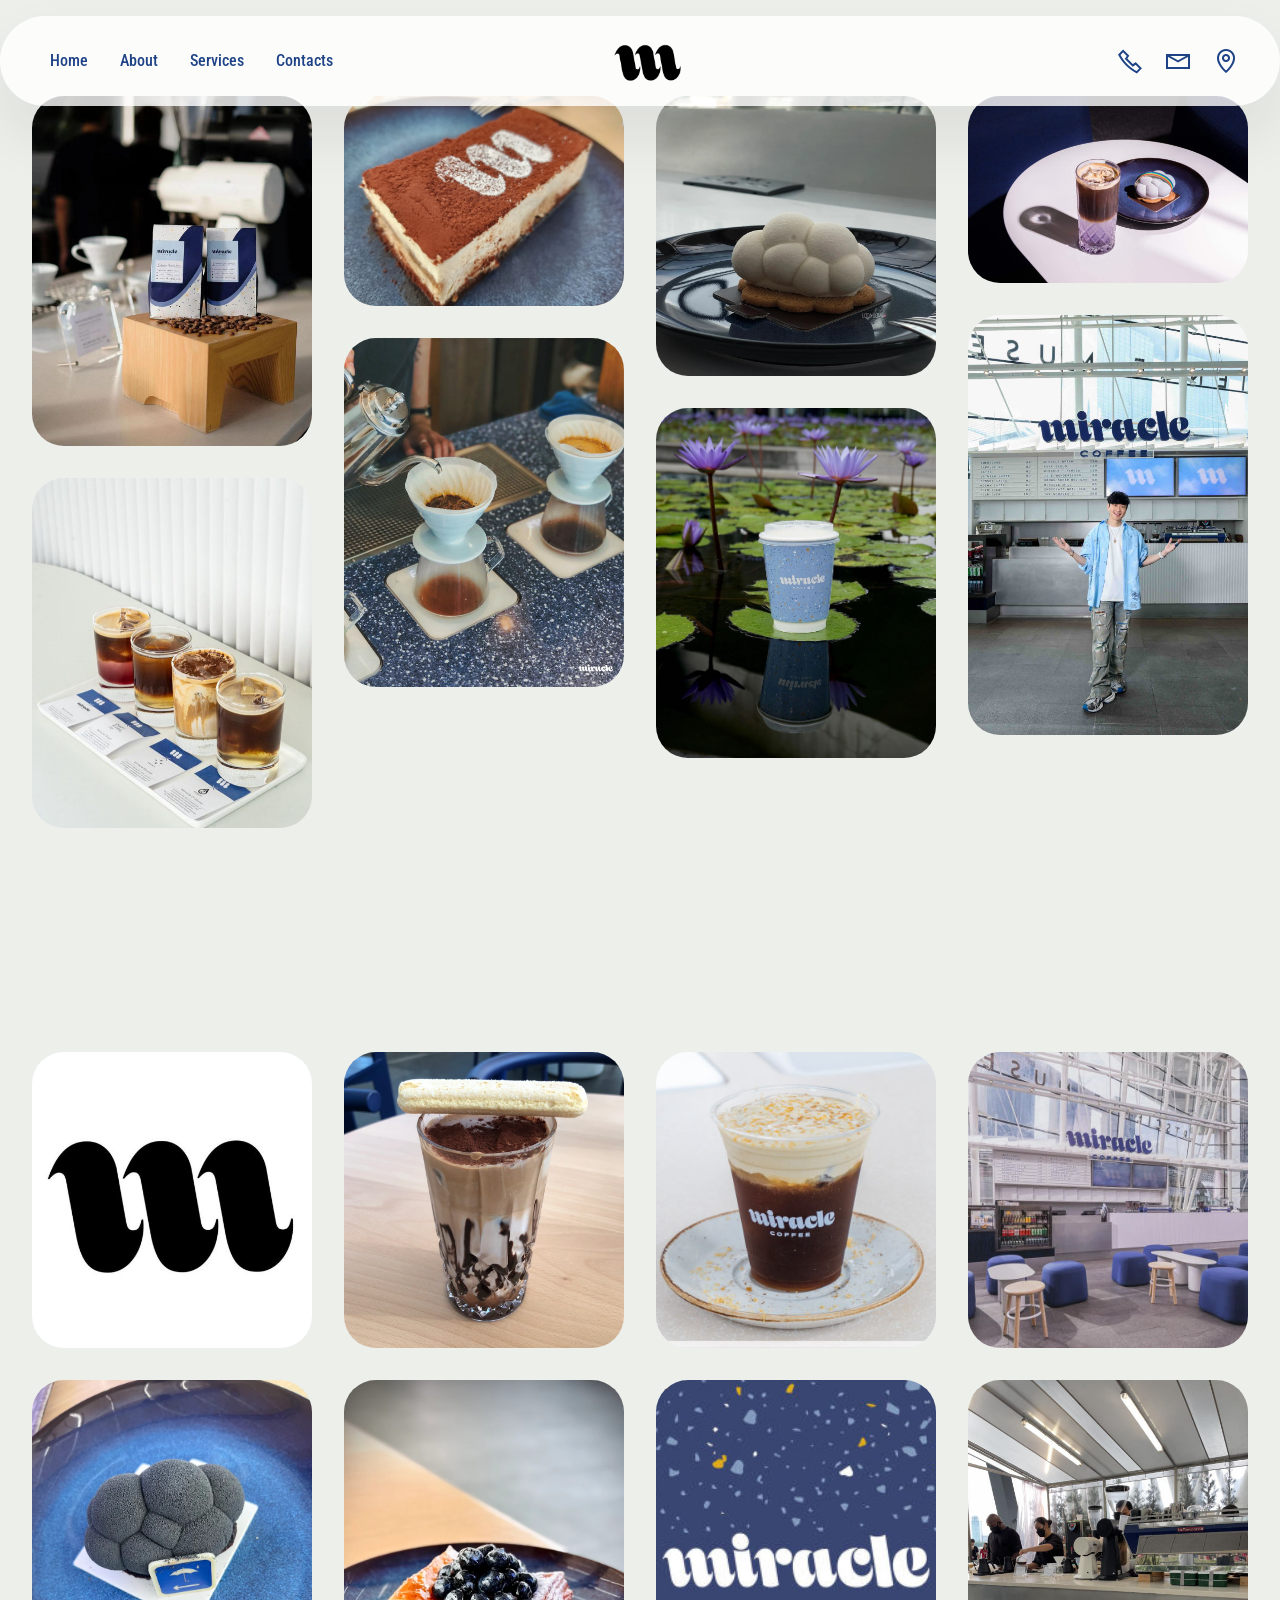
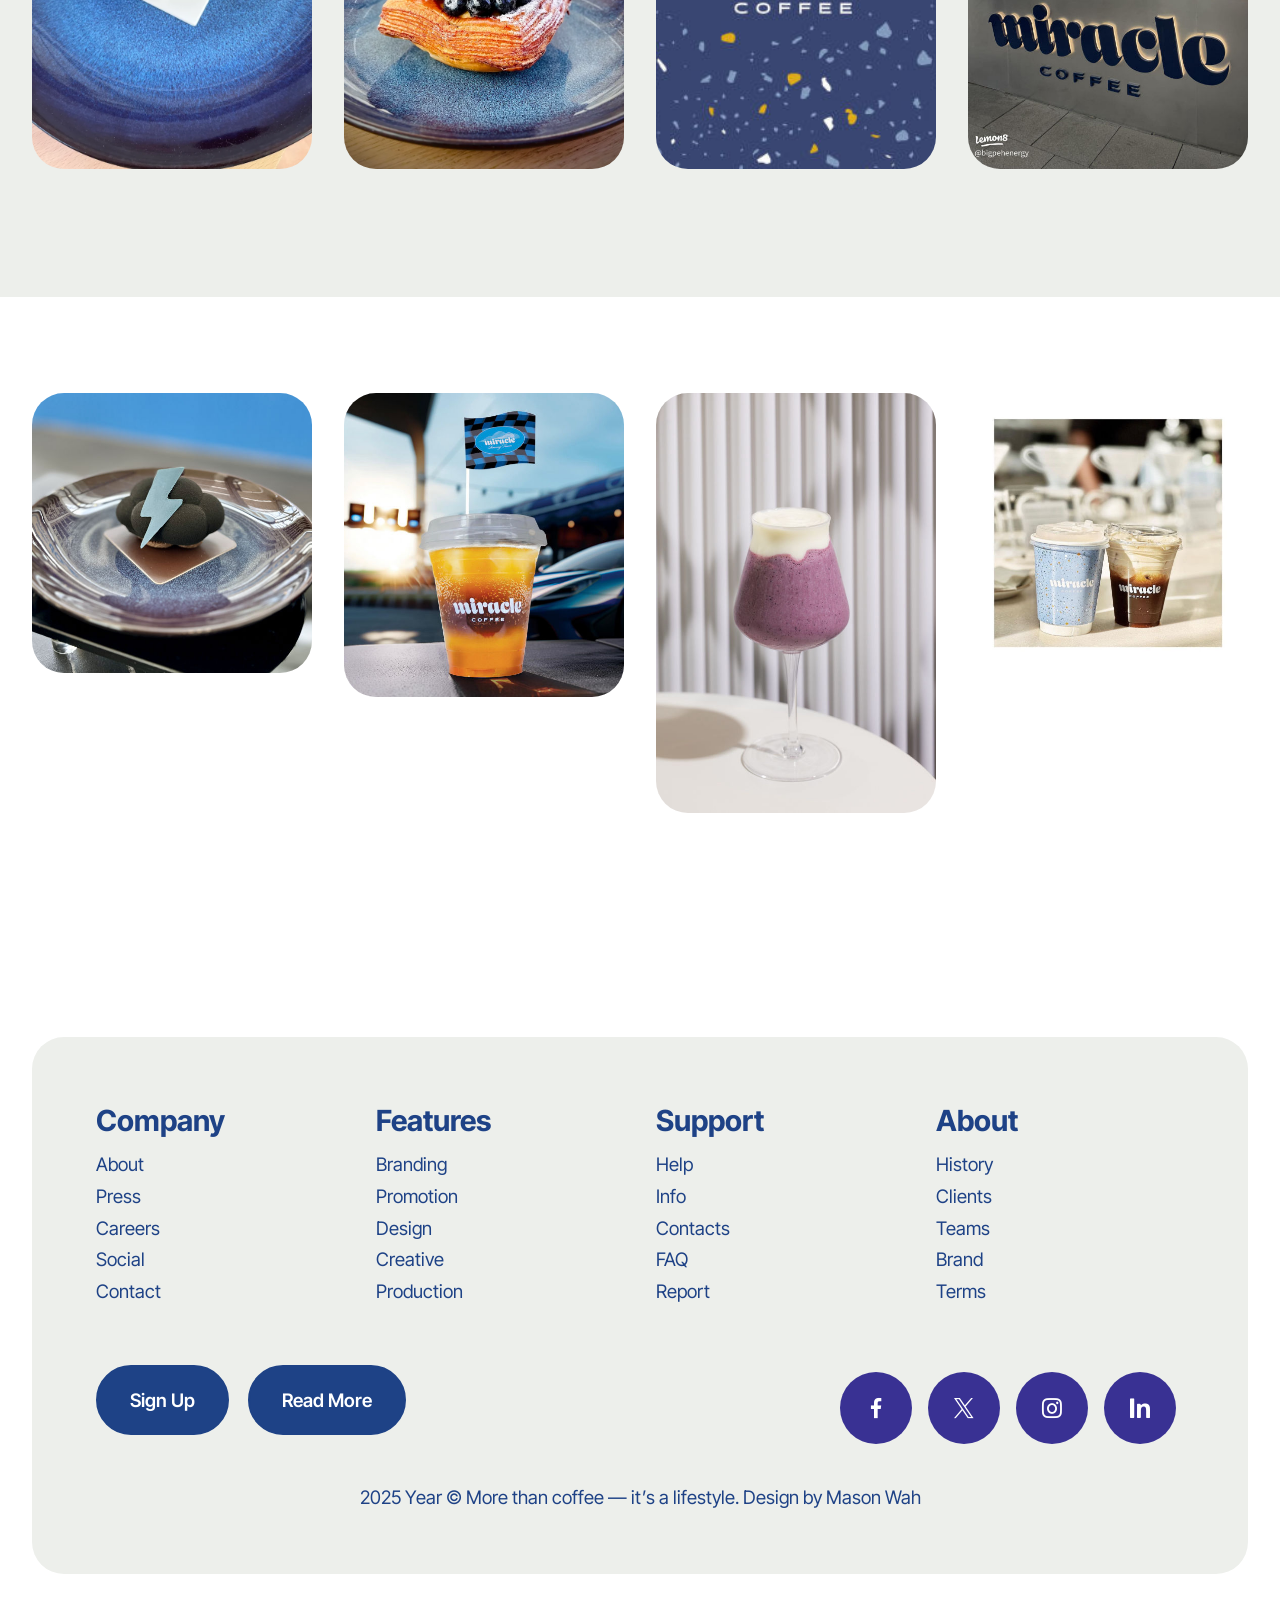
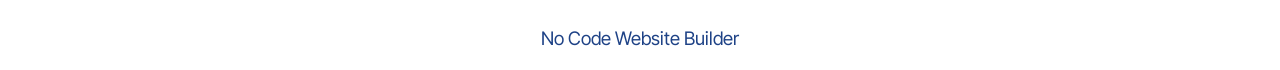
<file: page7.html>
<!DOCTYPE html>
<html  >
<head>
  <!-- Site made with Mobirise Website Builder v6.1.4, https://mobirise.com -->
  <meta charset="UTF-8">
  <meta http-equiv="X-UA-Compatible" content="IE=edge">
  <meta name="generator" content="Mobirise v6.1.4, mobirise.com">
  <meta name="viewport" content="width=device-width, initial-scale=1, minimum-scale=1">
  <link rel="shortcut icon" href="assets/images/301805165-104330795756913-1776750005625541947-n-removebg-preview.png" type="image/x-icon">
  <meta name="description" content="">
  
  
  <title>Gallery</title>
  <link rel="stylesheet" href="assets/web/assets/mobirise-icons2/mobirise2.css">
  <link rel="stylesheet" href="assets/bootstrap/css/bootstrap.min.css">
  <link rel="stylesheet" href="assets/dropdown/css/style.css">
  <link rel="stylesheet" href="assets/socicon/css/styles.css">
  <link rel="stylesheet" href="assets/theme/css/style.css">
  <link rel="stylesheet" href="assets/gallery/style.css">
  <link rel="preload" href="https://fonts.googleapis.com/css?family=Merriweather:300,400,500,600,700,800,900,300i,400i,500i,600i,700i,800i,900i&display=swap" as="style" onload="this.onload=null;this.rel='stylesheet'">
  <noscript><link rel="stylesheet" href="https://fonts.googleapis.com/css?family=Merriweather:300,400,500,600,700,800,900,300i,400i,500i,600i,700i,800i,900i&display=swap"></noscript>
  <link rel="preload" href="https://fonts.googleapis.com/css?family=Inter+Tight:100,200,300,400,500,600,700,800,900,100i,200i,300i,400i,500i,600i,700i,800i,900i&display=swap" as="style" onload="this.onload=null;this.rel='stylesheet'">
  <noscript><link rel="stylesheet" href="https://fonts.googleapis.com/css?family=Inter+Tight:100,200,300,400,500,600,700,800,900,100i,200i,300i,400i,500i,600i,700i,800i,900i&display=swap"></noscript>
  <link rel="preload" href="https://fonts.googleapis.com/css?family=Roboto+Condensed:100,200,300,400,500,600,700,800,900,100i,200i,300i,400i,500i,600i,700i,800i,900i&display=swap" as="style" onload="this.onload=null;this.rel='stylesheet'">
  <noscript><link rel="stylesheet" href="https://fonts.googleapis.com/css?family=Roboto+Condensed:100,200,300,400,500,600,700,800,900,100i,200i,300i,400i,500i,600i,700i,800i,900i&display=swap"></noscript>
  <link rel="preload" as="style" href="assets/mobirise/css/mbr-additional.css?v=dRiOGw"><link rel="stylesheet" href="assets/mobirise/css/mbr-additional.css?v=dRiOGw" type="text/css">

  
  
  
</head>
<body>
  
  <section data-bs-version="5.1" class="menu menu3 cid-uYOqbJSqLU" once="menu" id="menu03-24">
	

	<nav class="navbar navbar-dropdown navbar-fixed-top navbar-expand-lg">
		<div class="container">
			<div class="navbar-brand">
				<span class="navbar-logo">
					<a href="index.html">
						<img src="assets/images/301805165-104330795756913-1776750005625541947-n-removebg-preview.png" alt="Mobirise Website Builder" style="height: 5rem;">
					</a>
				</span>
				
			</div>
			<button class="navbar-toggler" type="button" data-toggle="collapse" data-bs-toggle="collapse" data-target="#navbarSupportedContent" data-bs-target="#navbarSupportedContent" aria-controls="navbarNavAltMarkup" aria-expanded="false" aria-label="Toggle navigation">
				<div class="hamburger">
					<span></span>
					<span></span>
					<span></span>
					<span></span>
				</div>
			</button>
			<div class="collapse navbar-collapse" id="navbarSupportedContent">
				<ul class="navbar-nav nav-dropdown nav-right" data-app-modern-menu="true"><li class="nav-item">
						<a class="nav-link link text-primary display-4" href="index.html#top">Home</a>
					</li><li class="nav-item"><a class="nav-link link text-primary display-4" href="index.html#article11-2d">About</a></li>
					<li class="nav-item">
						<a class="nav-link link show text-primary display-4" href="index.html#article11-2e" aria-expanded="false">Services</a>
					</li>
					<li class="nav-item">
						<a class="nav-link link text-primary display-4" href="index.html#form03-2m">Contacts</a>
					</li></ul>
				<div class="icons-menu">
					<a class="iconfont-wrapper" href="https://mobiri.se">
						<span class="p-2 mbr-iconfont mobi-mbri-phone mobi-mbri"></span>
					</a>
					<a class="iconfont-wrapper" href="https://mobiri.se">
						<span class="p-2 mbr-iconfont mobi-mbri-letter mobi-mbri"></span>
					</a>
					<a class="iconfont-wrapper" href="https://mobiri.se">
						<span class="p-2 mbr-iconfont mobi-mbri-map-pin mobi-mbri"></span>
					</a>
					
				</div>
				
			</div>
		</div>
	</nav>
</section>

<section data-bs-version="5.1" class="gallery1 mbr-gallery cid-uZ0ClUd1zQ" id="gallery02-26">   
    
    

    <div class="container-fluid">
        <div class="row justify-content-center">
            <div class="col-12 content-head">
                
            </div>
        </div>
        <div class="row mbr-gallery mbr-masonry" data-masonry="{&quot;percentPosition&quot;: true }">
            <div class="col-12 col-md-6 col-lg-3 item gallery-image">
                <div class="item-wrapper" data-toggle="modal" data-bs-toggle="modal" data-target="#uZ6zOehuaD-modal" data-bs-target="#uZ6zOehuaD-modal">
                    <img class="w-100" src="assets/images/481780273-612298191627068-6673244342465356547-n-553x691.jpg" alt="Mobirise Website Builder" data-slide-to="0" data-bs-slide-to="0" data-target="#lb-uZ6zOehuaD" data-bs-target="#lb-uZ6zOehuaD">
                    <div class="icon-wrapper">
                        <span class="mobi-mbri mobi-mbri-search mbr-iconfont mbr-iconfont-btn"></span>
                    </div>
                </div>
                
            </div>
            <div class="col-12 col-md-6 col-lg-3 item gallery-image">
                <div class="item-wrapper" data-toggle="modal" data-bs-toggle="modal" data-target="#uZ6zOehuaD-modal" data-bs-target="#uZ6zOehuaD-modal">
                    <img class="w-100" src="assets/images/unnamed-4.webp" alt="Mobirise Website Builder" data-slide-to="1" data-bs-slide-to="1" data-target="#lb-uZ6zOehuaD" data-bs-target="#lb-uZ6zOehuaD">
                    <div class="icon-wrapper">
                        <span class="mobi-mbri mobi-mbri-search mbr-iconfont mbr-iconfont-btn"></span>
                    </div>
                </div>
                
            </div>
            <div class="col-12 col-md-6 col-lg-3 item gallery-image">
                <div class="item-wrapper" data-toggle="modal" data-bs-toggle="modal" data-target="#uZ6zOehuaD-modal" data-bs-target="#uZ6zOehuaD-modal">
                    <img class="w-100" src="assets/images/unnamed-2.webp" alt="Mobirise Website Builder" data-slide-to="2" data-bs-slide-to="2" data-target="#lb-uZ6zOehuaD" data-bs-target="#lb-uZ6zOehuaD">
                    <div class="icon-wrapper">
                        <span class="mobi-mbri mobi-mbri-search mbr-iconfont mbr-iconfont-btn"></span>
                    </div>
                </div>
                
            </div>
            <div class="col-12 col-md-6 col-lg-3 item gallery-image">
                <div class="item-wrapper" data-toggle="modal" data-bs-toggle="modal" data-target="#uZ6zOehuaD-modal" data-bs-target="#uZ6zOehuaD-modal">
                    <img class="w-100" src="assets/images/miracle-coffee-miracle-dream-and-rainbow-cloud-scaled-553x369.jpg" alt="Mobirise Website Builder" data-slide-to="3" data-bs-slide-to="3" data-target="#lb-uZ6zOehuaD" data-bs-target="#lb-uZ6zOehuaD">
                    <div class="icon-wrapper">
                        <span class="mobi-mbri mobi-mbri-search mbr-iconfont mbr-iconfont-btn"></span>
                    </div>
                </div>
                
            </div>
            <div class="col-12 col-md-6 col-lg-3 item gallery-image">
                <div class="item-wrapper" data-toggle="modal" data-bs-toggle="modal" data-target="#uZ6zOehuaD-modal" data-bs-target="#uZ6zOehuaD-modal">
                    <img class="w-100" src="assets/images/jj-lin-in-front-of-the-flagship-cafe-counter-scaled-553x829.jpg" alt="Mobirise Website Builder" data-slide-to="4" data-bs-slide-to="4" data-target="#lb-uZ6zOehuaD" data-bs-target="#lb-uZ6zOehuaD">
                    <div class="icon-wrapper">
                        <span class="mobi-mbri mobi-mbri-search mbr-iconfont mbr-iconfont-btn"></span>
                    </div>
                </div>
                
            </div>
            <div class="col-12 col-md-6 col-lg-3 item gallery-image">
                <div class="item-wrapper" data-toggle="modal" data-bs-toggle="modal" data-target="#uZ6zOehuaD-modal" data-bs-target="#uZ6zOehuaD-modal">
                    <img class="w-100" src="assets/images/471149863-550936171096371-1364765963683925314-n-553x690.jpg" alt="Mobirise Website Builder" data-slide-to="5" data-bs-slide-to="5" data-target="#lb-uZ6zOehuaD" data-bs-target="#lb-uZ6zOehuaD">
                    <div class="icon-wrapper">
                        <span class="mobi-mbri mobi-mbri-search mbr-iconfont mbr-iconfont-btn"></span>
                    </div>
                </div>
                
            </div><div class="col-12 col-md-6 col-lg-3 item gallery-image">
                <div class="item-wrapper" data-toggle="modal" data-bs-toggle="modal" data-target="#uZ6zOehuaD-modal" data-bs-target="#uZ6zOehuaD-modal">
                    <img class="w-100" src="assets/images/469875058-556351093888445-3016398862275110903-n-1350x1687.jpg" alt="Mobirise Website Builder" data-slide-to="6" data-bs-slide-to="6" data-target="#lb-uZ6zOehuaD" data-bs-target="#lb-uZ6zOehuaD">
                    <div class="icon-wrapper">
                        <span class="mobi-mbri mobi-mbri-search mbr-iconfont mbr-iconfont-btn"></span>
                    </div>
                </div>
                
            </div>
            <div class="col-12 col-md-6 col-lg-3 item gallery-image">
                <div class="item-wrapper" data-toggle="modal" data-bs-toggle="modal" data-target="#uZ6zOehuaD-modal" data-bs-target="#uZ6zOehuaD-modal">
                    <img class="w-100" src="assets/images/469511061-17963204165830143-7533608566382138299-n-553x691.jpg" alt="Mobirise Website Builder" data-slide-to="7" data-bs-slide-to="7" data-target="#lb-uZ6zOehuaD" data-bs-target="#lb-uZ6zOehuaD">
                    <div class="icon-wrapper">
                        <span class="mobi-mbri mobi-mbri-search mbr-iconfont mbr-iconfont-btn"></span>
                    </div>
                </div>
                
            </div>
        </div>

        <div class="modal mbr-slider" tabindex="-1" role="dialog" aria-hidden="true" id="uZ6zOehuaD-modal">
            <div class="modal-dialog" role="document">
                <div class="modal-content">
                    <div class="modal-body">
                        <div class="carousel slide" id="lb-uZ6zOehuaD" data-interval="5000" data-bs-interval="5000">
                            <div class="carousel-inner">
                                <div class="carousel-item active">
                                    <img class="d-block w-100" src="assets/images/481780273-612298191627068-6673244342465356547-n-553x691.jpg" alt="Mobirise Website Builder">
                                </div>
                                <div class="carousel-item">
                                    <img class="d-block w-100" src="assets/images/unnamed-4.webp" alt="Mobirise Website Builder">
                                </div>
                                <div class="carousel-item">
                                    <img class="d-block w-100" src="assets/images/unnamed-2.webp" alt="Mobirise Website Builder">
                                </div>
                                <div class="carousel-item">
                                    <img class="d-block w-100" src="assets/images/miracle-coffee-miracle-dream-and-rainbow-cloud-scaled-553x369.jpg" alt="Mobirise Website Builder">
                                </div>
                                <div class="carousel-item">
                                    <img class="d-block w-100" src="assets/images/jj-lin-in-front-of-the-flagship-cafe-counter-scaled-553x829.jpg" alt="Mobirise Website Builder">
                                </div>
                                <div class="carousel-item">
                                    <img class="d-block w-100" src="assets/images/471149863-550936171096371-1364765963683925314-n-553x690.jpg" alt="Mobirise Website Builder">
                                </div><div class="carousel-item">
                                    <img class="d-block w-100" src="assets/images/469875058-556351093888445-3016398862275110903-n-1350x1687.jpg" alt="Mobirise Website Builder">
                                </div>
                                <div class="carousel-item">
                                    <img class="d-block w-100" src="assets/images/469511061-17963204165830143-7533608566382138299-n-553x691.jpg" alt="Mobirise Website Builder">
                                </div>
                            </div>
                            <ol class="carousel-indicators">
                                <li data-slide-to="0" data-bs-slide-to="0" class="active" data-target="#lb-uZ6zOehuaD" data-bs-target="#lb-uZ6zOehuaD"></li>
                                <li data-slide-to="1" data-bs-slide-to="1" data-target="#lb-uZ6zOehuaD" data-bs-target="#lb-uZ6zOehuaD"></li>
                                <li data-slide-to="2" data-bs-slide-to="2" data-target="#lb-uZ6zOehuaD" data-bs-target="#lb-uZ6zOehuaD"></li>
                                <li data-slide-to="3" data-bs-slide-to="3" data-target="#lb-uZ6zOehuaD" data-bs-target="#lb-uZ6zOehuaD"></li>
                                <li data-slide-to="4" data-bs-slide-to="4" data-target="#lb-uZ6zOehuaD" data-bs-target="#lb-uZ6zOehuaD"></li>
                                <li data-slide-to="5" data-bs-slide-to="5" data-target="#lb-uZ6zOehuaD" data-bs-target="#lb-uZ6zOehuaD"></li><li data-slide-to="6" data-bs-slide-to="6" data-target="#lb-uZ6zOehuaD" data-bs-target="#lb-uZ6zOehuaD"></li>
                                <li data-slide-to="7" data-bs-slide-to="7" data-target="#lb-uZ6zOehuaD" data-bs-target="#lb-uZ6zOehuaD"></li>
                            </ol>
                            <a role="button" href="" class="close" data-dismiss="modal" data-bs-dismiss="modal" aria-label="Close">
                            </a>
                            <a class="carousel-control-prev carousel-control" role="button" data-slide="prev" data-bs-slide="prev" href="#lb-uZ6zOehuaD">
                                <span class="mobi-mbri mobi-mbri-arrow-prev" aria-hidden="true"></span>
                                <span class="sr-only visually-hidden">Previous</span>
                            </a>
                            <a class="carousel-control-next carousel-control" role="button" data-slide="next" data-bs-slide="next" href="#lb-uZ6zOehuaD">
                                <span class="mobi-mbri mobi-mbri-arrow-next" aria-hidden="true"></span>
                                <span class="sr-only visually-hidden">Next</span>
                            </a>
                        </div>
                    </div>
                </div>
            </div>
        </div>
    </div>
</section>

<section data-bs-version="5.1" class="gallery1 mbr-gallery cid-uZ0CmHZxHM" id="gallery01-27">
    
    

    <div class="container-fluid">
        <div class="row justify-content-center">
            <div class="col-12 content-head">
                
            </div>
        </div>
        
        <div class="row mbr-gallery">
            <div class="col-12 col-md-6 col-lg-3 item gallery-image">
                <div class="item-wrapper mb-3" data-toggle="modal" data-bs-toggle="modal" data-target="#uZ6zOfbEBP-modal" data-bs-target="#uZ6zOfbEBP-modal">
                    <img class="w-100" src="assets/images/301805165-104330795756913-1776750005625541947-n-553x553.jpg" alt="Mobirise Website Builder" data-slide-to="0" data-bs-slide-to="0" data-target="#lb-uZ6zOfbEBP" data-bs-target="#lb-uZ6zOfbEBP">
                    <div class="icon-wrapper">
                        <span class="mobi-mbri mobi-mbri-search mbr-iconfont mbr-iconfont-btn"></span>
                    </div>
                </div>
                
            </div>
            <div class="col-12 col-md-6 col-lg-3 item gallery-image">
                <div class="item-wrapper mb-3" data-toggle="modal" data-bs-toggle="modal" data-target="#uZ6zOfbEBP-modal" data-bs-target="#uZ6zOfbEBP-modal">
                    <img class="w-100" src="assets/images/unnamed.webp" alt="Mobirise Website Builder" data-slide-to="1" data-bs-slide-to="1" data-target="#lb-uZ6zOfbEBP" data-bs-target="#lb-uZ6zOfbEBP">
                    <div class="icon-wrapper">
                        <span class="mobi-mbri mobi-mbri-search mbr-iconfont mbr-iconfont-btn"></span>
                    </div>
                </div>
                
            </div>
            <div class="col-12 col-md-6 col-lg-3 item gallery-image">
                <div class="item-wrapper mb-3" data-toggle="modal" data-bs-toggle="modal" data-target="#uZ6zOfbEBP-modal" data-bs-target="#uZ6zOfbEBP-modal">
                    <img class="w-100" src="assets/images/miracle-coffee-kaya-cloud-553x369.jpg" alt="Mobirise Website Builder" data-slide-to="2" data-bs-slide-to="2" data-target="#lb-uZ6zOfbEBP" data-bs-target="#lb-uZ6zOfbEBP">
                    <div class="icon-wrapper">
                        <span class="mobi-mbri mobi-mbri-search mbr-iconfont mbr-iconfont-btn"></span>
                    </div>
                </div>
                
            </div>
            <div class="col-12 col-md-6 col-lg-3 item gallery-image">
                <div class="item-wrapper mb-3" data-toggle="modal" data-bs-toggle="modal" data-target="#uZ6zOfbEBP-modal" data-bs-target="#uZ6zOfbEBP-modal">
                    <img class="w-100" src="assets/images/467466325-17961017225830143-9071913292637468583-n-553x368.jpg" alt="Mobirise Website Builder" data-slide-to="3" data-bs-slide-to="3" data-target="#lb-uZ6zOfbEBP" data-bs-target="#lb-uZ6zOfbEBP">
                    <div class="icon-wrapper">
                        <span class="mobi-mbri mobi-mbri-search mbr-iconfont mbr-iconfont-btn"></span>
                    </div>
                </div>
                
            </div>
            <div class="col-12 col-md-6 col-lg-3 item gallery-image">
                <div class="item-wrapper mb-3" data-toggle="modal" data-bs-toggle="modal" data-target="#uZ6zOfbEBP-modal" data-bs-target="#uZ6zOfbEBP-modal">
                    <img class="w-100" src="assets/images/unnamed-3.webp" alt="Mobirise Website Builder" data-slide-to="4" data-bs-slide-to="4" data-target="#lb-uZ6zOfbEBP" data-bs-target="#lb-uZ6zOfbEBP">
                    <div class="icon-wrapper">
                        <span class="mobi-mbri mobi-mbri-search mbr-iconfont mbr-iconfont-btn"></span>
                    </div>
                </div>
                
            </div>
            <div class="col-12 col-md-6 col-lg-3 item gallery-image">
                <div class="item-wrapper mb-3" data-toggle="modal" data-bs-toggle="modal" data-target="#uZ6zOfbEBP-modal" data-bs-target="#uZ6zOfbEBP-modal">
                    <img class="w-100" src="assets/images/unnamed-1.webp" alt="Mobirise Website Builder" data-slide-to="5" data-bs-slide-to="5" data-target="#lb-uZ6zOfbEBP" data-bs-target="#lb-uZ6zOfbEBP">
                    <div class="icon-wrapper">
                        <span class="mobi-mbri mobi-mbri-search mbr-iconfont mbr-iconfont-btn"></span>
                    </div>
                </div>
                
            </div>
            <div class="col-12 col-md-6 col-lg-3 item gallery-image">
                <div class="item-wrapper mb-3" data-toggle="modal" data-bs-toggle="modal" data-target="#uZ6zOfbEBP-modal" data-bs-target="#uZ6zOfbEBP-modal">
                    <img class="w-100" src="assets/images/469005688-540969978759657-5222661932449280571-n-553x311.jpg" alt="Mobirise Website Builder" data-slide-to="6" data-bs-slide-to="6" data-target="#lb-uZ6zOfbEBP" data-bs-target="#lb-uZ6zOfbEBP">
                    <div class="icon-wrapper">
                        <span class="mobi-mbri mobi-mbri-search mbr-iconfont mbr-iconfont-btn"></span>
                    </div>
                </div>
                
            </div>
            <div class="col-12 col-md-6 col-lg-3 item gallery-image">
                <div class="item-wrapper mb-3" data-toggle="modal" data-bs-toggle="modal" data-target="#uZ6zOfbEBP-modal" data-bs-target="#uZ6zOfbEBP-modal">
                    <img class="w-100" src="assets/images/14181e41392c4d43b2b83500cded49aatplv-sdweummd6v-text-logo-v1-qgjpz3blagvuzxjneq-q75-553x737.jpg" alt="Mobirise Website Builder" data-slide-to="7" data-bs-slide-to="7" data-target="#lb-uZ6zOfbEBP" data-bs-target="#lb-uZ6zOfbEBP">
                    <div class="icon-wrapper">
                        <span class="mobi-mbri mobi-mbri-search mbr-iconfont mbr-iconfont-btn"></span>
                    </div>
                </div>
                
            </div>
        </div>

        <div class="modal mbr-slider" tabindex="-1" role="dialog" aria-hidden="true" id="uZ6zOfbEBP-modal">
            <div class="modal-dialog" role="document">
                <div class="modal-content">
                    <div class="modal-body">
                        <div class="carousel slide" data-pause="false" data-bs-pause="false" id="lb-uZ6zOfbEBP" data-interval="5000" data-bs-interval="5000">
                            <div class="carousel-inner">
                                <div class="carousel-item active">
                                    <img class="d-block w-100" src="assets/images/301805165-104330795756913-1776750005625541947-n-553x553.jpg" alt="Mobirise Website Builder">
                                </div>
                                <div class="carousel-item">
                                    <img class="d-block w-100" src="assets/images/unnamed.webp" alt="Mobirise Website Builder">
                                </div>
                                <div class="carousel-item">
                                    <img class="d-block w-100" src="assets/images/miracle-coffee-kaya-cloud-553x369.jpg" alt="Mobirise Website Builder">
                                </div>
                                <div class="carousel-item">
                                    <img class="d-block w-100" src="assets/images/467466325-17961017225830143-9071913292637468583-n-553x368.jpg" alt="Mobirise Website Builder">
                                </div>
                                <div class="carousel-item">
                                    <img class="d-block w-100" src="assets/images/unnamed-3.webp" alt="Mobirise Website Builder">
                                </div>
                                <div class="carousel-item">
                                    <img class="d-block w-100" src="assets/images/unnamed-1.webp" alt="Mobirise Website Builder">
                                </div>
                                <div class="carousel-item">
                                    <img class="d-block w-100" src="assets/images/469005688-540969978759657-5222661932449280571-n-553x311.jpg" alt="Mobirise Website Builder">
                                </div>
                                <div class="carousel-item">
                                    <img class="d-block w-100" src="assets/images/14181e41392c4d43b2b83500cded49aatplv-sdweummd6v-text-logo-v1-qgjpz3blagvuzxjneq-q75-553x737.jpg" alt="Mobirise Website Builder">
                                </div>
                            </div>
                            <ol class="carousel-indicators">
                                <li data-slide-to="0" data-bs-slide-to="0" class="active" data-target="#lb-uZ6zOfbEBP" data-bs-target="#lb-uZ6zOfbEBP"></li>
                                <li data-slide-to="1" data-bs-slide-to="1" data-target="#lb-uZ6zOfbEBP" data-bs-target="#lb-uZ6zOfbEBP"></li>
                                <li data-slide-to="2" data-bs-slide-to="2" data-target="#lb-uZ6zOfbEBP" data-bs-target="#lb-uZ6zOfbEBP"></li>
                                <li data-slide-to="3" data-bs-slide-to="3" data-target="#lb-uZ6zOfbEBP" data-bs-target="#lb-uZ6zOfbEBP"></li>
                                <li data-slide-to="4" data-bs-slide-to="4" data-target="#lb-uZ6zOfbEBP" data-bs-target="#lb-uZ6zOfbEBP"></li>
                                <li data-slide-to="5" data-bs-slide-to="5" data-target="#lb-uZ6zOfbEBP" data-bs-target="#lb-uZ6zOfbEBP"></li>
                                <li data-slide-to="6" data-bs-slide-to="6" data-target="#lb-uZ6zOfbEBP" data-bs-target="#lb-uZ6zOfbEBP"></li>
                                <li data-slide-to="7" data-bs-slide-to="7" data-target="#lb-uZ6zOfbEBP" data-bs-target="#lb-uZ6zOfbEBP"></li>
                            </ol>
                            <a role="button" href="" class="close" data-dismiss="modal" data-bs-dismiss="modal" aria-label="Close">
                            </a>
                            <a class="carousel-control-prev carousel-control" role="button" data-slide="prev" data-bs-slide="prev" href="#lb-uZ6zOfbEBP">
                                <span class="mobi-mbri mobi-mbri-arrow-prev" aria-hidden="true"></span>
                                <span class="sr-only visually-hidden">Previous</span>
                            </a>
                            <a class="carousel-control-next carousel-control" role="button" data-slide="next" data-bs-slide="next" href="#lb-uZ6zOfbEBP">
                                <span class="mobi-mbri mobi-mbri-arrow-next" aria-hidden="true"></span>
                                <span class="sr-only visually-hidden">Next</span>
                            </a>
                        </div>
                    </div>
                </div>
            </div>
        </div>
    </div>
</section>

<section data-bs-version="5.1" class="gallery3 cid-uZ0CnsB9rv" id="gallery03-28">
    
    
    <div class="container-fluid">
      <div class="row justify-content-center">
        <div class="col-12 content-head">
          
        </div>
      </div>
      <div class="row">
        <div class="item features-image col-12 col-md-6 col-lg-3">
          <div class="item-wrapper">
            <div class="item-img">
              <img src="assets/images/img-8631-553x553.jpg" alt="Mobirise Website Builder" title="" data-slide-to="0" data-bs-slide-to="0">
            </div>
            
          </div>
        </div>
        <div class="item features-image col-12 col-md-6 col-lg-3">
          <div class="item-wrapper">
            <div class="item-img">
              <img src="assets/images/483066378-622679453922275-5436562945282788918-n-553x601.jpg" alt="Mobirise Website Builder" title="" data-slide-to="1" data-bs-slide-to="1">
            </div>
            
          </div>
        </div>
        <div class="item features-image col-12 col-md-6 col-lg-3">
          <div class="item-wrapper">
            <div class="item-img">
              <img src="assets/images/miracle-coffee-jjs-wonderblend-scaled-553x829.jpg" alt="Mobirise Website Builder" title="" data-slide-to="2" data-bs-slide-to="2">
            </div>
            
          </div>
        </div>
        <div class="item features-image col-12 col-md-6 col-lg-3">
          <div class="item-wrapper">
            <div class="item-img">
              <img src="assets/images/469924763-556326000557621-5187083867844008550-n-553x553.jpg" alt="Mobirise Website Builder" title="" data-slide-to="3" data-bs-slide-to="3">
            </div>
            
          </div>
        </div>
      </div>
    </div>
  </section>

<section data-bs-version="5.1" class="footer1 cid-uYUhai4i9D" once="footers" id="footer01-25">
	

	
	
	<div class="container">
		<div class="row mbr-white">
			<div class="col-12 col-md-6 col-lg-3">
				<h5 class="mbr-section-subtitle mbr-fonts-style mb-2 display-5">
					<strong>Company</strong>
				</h5>
				<ul class="list mbr-fonts-style display-7">
					<li class="mbr-text item-wrap">About</li>
					<li class="mbr-text item-wrap">Press</li>
					<li class="mbr-text item-wrap">Careers</li>
					<li class="mbr-text item-wrap">Social</li>
					<li class="mbr-text item-wrap">Contact</li>
				</ul>
			</div>
			<div class="col-12 col-md-6 col-lg-3">
				<h5 class="mbr-section-subtitle mbr-fonts-style mb-2 display-5">
					<strong>Features</strong>
				</h5>
				<ul class="list mbr-fonts-style display-7">
					<li class="mbr-text item-wrap">Branding</li>
					<li class="mbr-text item-wrap">Promotion</li>
					<li class="mbr-text item-wrap">Design</li>
					<li class="mbr-text item-wrap">Creative</li>
					<li class="mbr-text item-wrap">Production</li>
				</ul>
			</div>
			<div class="col-12 col-md-6 col-lg-3">
				<h5 class="mbr-section-subtitle mbr-fonts-style mb-2 display-5">
					<strong>Support</strong>
				</h5>
				<ul class="list mbr-fonts-style display-7">
					<li class="mbr-text item-wrap">Help</li>
					<li class="mbr-text item-wrap">Info</li>
					<li class="mbr-text item-wrap">Contacts</li>
					<li class="mbr-text item-wrap">FAQ</li>
					<li class="mbr-text item-wrap">Report</li>
				</ul>
			</div>
			<div class="col-12 col-md-6 col-lg-3">
				<h5 class="mbr-section-subtitle mbr-fonts-style mb-2 display-5">
					<strong>About</strong>
				</h5>
				<ul class="list mbr-fonts-style display-7">
					<li class="mbr-text item-wrap">History</li>
					<li class="mbr-text item-wrap">Clients</li>
					<li class="mbr-text item-wrap">Teams</li>
					<li class="mbr-text item-wrap">Brand</li>
					<li class="mbr-text item-wrap">Terms</li>
				</ul>
			</div>
			<div class="col-12 mt-5 footer-col">
				<div class="mbr-section-btn align-left"><a class="btn btn-primary display-7" href="https://mobiri.se">Sign Up</a>
					<a class="btn btn-primary display-7" href="page7.html">Read More</a></div>

				<div class="social-row mt-2 display-7">
					<div class="soc-item">
						<a href="https://mobiri.se/">
							<span class="mbr-iconfont socicon socicon-facebook"></span>
						</a>
					</div>
					<div class="soc-item">
						<a href="https://mobiri.se/">
							<span class="mbr-iconfont socicon socicon-twitter"></span>
						</a>
					</div>
					<div class="soc-item">
						<a href="https://mobiri.se/">
							<span class="mbr-iconfont socicon socicon-instagram"></span>
						</a>
					</div>
					<div class="soc-item">
						<a href="https://mobiri.se/">
							<span class="mbr-iconfont socicon-logmein socicon"></span>
						</a>
					</div>
				</div>
			</div>
			<div class="col-12 mt-4">
				<p class="mbr-text mb-0 mbr-fonts-style copyright align-center display-7">2025 Year ©&nbsp;More than coffee — it’s a lifestyle. Design by Mason Wah</p>
			</div>
		</div>
	</div>
</section><section class="display-7" style="padding: 0;align-items: center;justify-content: center;flex-wrap: wrap;    align-content: center;display: flex;position: relative;height: 4rem;"><a href="https://mobiri.se/4250557" style="flex: 1 1;height: 4rem;position: absolute;width: 100%;z-index: 1;"><img alt="" style="height: 4rem;" src="[data-uri]"></a><p style="margin: 0;text-align: center;" class="display-7">&#8204;</p><a style="z-index:1" href="https://mobirise.com/builder/no-code-website-builder.html">No Code Website Builder</a></section><script src="assets/bootstrap/js/bootstrap.bundle.min.js"></script>  <script src="assets/smoothscroll/smooth-scroll.js"></script>  <script src="assets/ytplayer/index.js"></script>  <script src="assets/dropdown/js/navbar-dropdown.js"></script>  <script src="assets/masonry/masonry.pkgd.min.js"></script>  <script src="assets/imagesloaded/imagesloaded.pkgd.min.js"></script>  <script src="assets/theme/js/script.js"></script>  <script src="assets/gallery/player.min.js"></script>  <script src="assets/gallery/script.js"></script>  
  
  
</body>
</html>
</file>
<file: assets/web/assets/mobirise-icons2/mobirise2.css>
@font-face {
  font-family: 'Moririse2';
  font-display: swap;
  src:  url('mobirise2.eot?f2bix4');
  src:  url('mobirise2.eot?f2bix4#iefix') format('embedded-opentype'),
    url('mobirise2.ttf?f2bix4') format('truetype'),
    url('mobirise2.woff?f2bix4') format('woff'),
    url('mobirise2.svg?f2bix4#mobirise2') format('svg');
  font-weight: normal;
  font-style: normal;
}

[class^="mobi-"], [class*=" mobi-"] {
  /* use !important to prevent issues with browser extensions that change fonts */
  font-family: 'Moririse2' !important;
  speak: none;
  font-style: normal;
  font-weight: normal;
  font-variant: normal;
  text-transform: none;
  line-height: 1;

  /* Better Font Rendering =========== */
  -webkit-font-smoothing: antialiased;
  -moz-osx-font-smoothing: grayscale;
}

.mobi-mbri-add-submenu:before {
  content: "\e900";
}
.mobi-mbri-alert:before {
  content: "\e901";
}
.mobi-mbri-align-center:before {
  content: "\e902";
}
.mobi-mbri-align-justify:before {
  content: "\e903";
}
.mobi-mbri-align-left:before {
  content: "\e904";
}
.mobi-mbri-align-right:before {
  content: "\e905";
}
.mobi-mbri-android:before {
  content: "\e906";
}
.mobi-mbri-apple:before {
  content: "\e907";
}
.mobi-mbri-arrow-down:before {
  content: "\e908";
}
.mobi-mbri-arrow-next:before {
  content: "\e909";
}
.mobi-mbri-arrow-prev:before {
  content: "\e90a";
}
.mobi-mbri-arrow-up:before {
  content: "\e90b";
}
.mobi-mbri-bold:before {
  content: "\e90c";
}
.mobi-mbri-bookmark:before {
  content: "\e90d";
}
.mobi-mbri-bootstrap:before {
  content: "\e90e";
}
.mobi-mbri-briefcase:before {
  content: "\e90f";
}
.mobi-mbri-browse:before {
  content: "\e910";
}
.mobi-mbri-bulleted-list:before {
  content: "\e911";
}
.mobi-mbri-calendar:before {
  content: "\e912";
}
.mobi-mbri-camera:before {
  content: "\e913";
}
.mobi-mbri-cart-add:before {
  content: "\e914";
}
.mobi-mbri-cart-full:before {
  content: "\e915";
}
.mobi-mbri-cash:before {
  content: "\e916";
}
.mobi-mbri-change-style:before {
  content: "\e917";
}
.mobi-mbri-chat:before {
  content: "\e918";
}
.mobi-mbri-clock:before {
  content: "\e919";
}
.mobi-mbri-close:before {
  content: "\e91a";
}
.mobi-mbri-cloud:before {
  content: "\e91b";
}
.mobi-mbri-code:before {
  content: "\e91c";
}
.mobi-mbri-contact-form:before {
  content: "\e91d";
}
.mobi-mbri-credit-card:before {
  content: "\e91e";
}
.mobi-mbri-cursor-click:before {
  content: "\e91f";
}
.mobi-mbri-cust-feedback:before {
  content: "\e920";
}
.mobi-mbri-database:before {
  content: "\e921";
}
.mobi-mbri-delivery:before {
  content: "\e922";
}
.mobi-mbri-desktop:before {
  content: "\e923";
}
.mobi-mbri-devices:before {
  content: "\e924";
}
.mobi-mbri-down:before {
  content: "\e925";
}
.mobi-mbri-download-2:before {
  content: "\e926";
}
.mobi-mbri-download:before {
  content: "\e927";
}
.mobi-mbri-drag-n-drop-2:before {
  content: "\e928";
}
.mobi-mbri-drag-n-drop:before {
  content: "\e929";
}
.mobi-mbri-edit-2:before {
  content: "\e92a";
}
.mobi-mbri-edit:before {
  content: "\e92b";
}
.mobi-mbri-error:before {
  content: "\e92c";
}
.mobi-mbri-extension:before {
  content: "\e92d";
}
.mobi-mbri-features:before {
  content: "\e92e";
}
.mobi-mbri-file:before {
  content: "\e92f";
}
.mobi-mbri-flag:before {
  content: "\e930";
}
.mobi-mbri-folder:before {
  content: "\e931";
}
.mobi-mbri-gift:before {
  content: "\e932";
}
.mobi-mbri-github:before {
  content: "\e933";
}
.mobi-mbri-globe-2:before {
  content: "\e934";
}
.mobi-mbri-globe:before {
  content: "\e935";
}
.mobi-mbri-growing-chart:before {
  content: "\e936";
}
.mobi-mbri-hearth:before {
  content: "\e937";
}
.mobi-mbri-help:before {
  content: "\e938";
}
.mobi-mbri-home:before {
  content: "\e939";
}
.mobi-mbri-hot-cup:before {
  content: "\e93a";
}
.mobi-mbri-idea:before {
  content: "\e93b";
}
.mobi-mbri-image-gallery:before {
  content: "\e93c";
}
.mobi-mbri-image-slider:before {
  content: "\e93d";
}
.mobi-mbri-info:before {
  content: "\e93e";
}
.mobi-mbri-italic:before {
  content: "\e93f";
}
.mobi-mbri-key:before {
  content: "\e940";
}
.mobi-mbri-laptop:before {
  content: "\e941";
}
.mobi-mbri-layers:before {
  content: "\e942";
}
.mobi-mbri-left-right:before {
  content: "\e943";
}
.mobi-mbri-left:before {
  content: "\e944";
}
.mobi-mbri-letter:before {
  content: "\e945";
}
.mobi-mbri-like:before {
  content: "\e946";
}
.mobi-mbri-link:before {
  content: "\e947";
}
.mobi-mbri-lock:before {
  content: "\e948";
}
.mobi-mbri-login:before {
  content: "\e949";
}
.mobi-mbri-logout:before {
  content: "\e94a";
}
.mobi-mbri-magic-stick:before {
  content: "\e94b";
}
.mobi-mbri-map-pin:before {
  content: "\e94c";
}
.mobi-mbri-menu:before {
  content: "\e94d";
}
.mobi-mbri-mobile-2:before {
  content: "\e94e";
}
.mobi-mbri-mobile-horizontal:before {
  content: "\e94f";
}
.mobi-mbri-mobile:before {
  content: "\e950";
}
.mobi-mbri-mobirise:before {
  content: "\e951";
}
.mobi-mbri-more-horizontal:before {
  content: "\e952";
}
.mobi-mbri-more-vertical:before {
  content: "\e953";
}
.mobi-mbri-music:before {
  content: "\e954";
}
.mobi-mbri-new-file:before {
  content: "\e955";
}
.mobi-mbri-numbered-list:before {
  content: "\e956";
}
.mobi-mbri-opened-folder:before {
  content: "\e957";
}
.mobi-mbri-pages:before {
  content: "\e958";
}
.mobi-mbri-paper-plane:before {
  content: "\e959";
}
.mobi-mbri-paperclip:before {
  content: "\e95a";
}
.mobi-mbri-phone:before {
  content: "\e95b";
}
.mobi-mbri-photo:before {
  content: "\e95c";
}
.mobi-mbri-photos:before {
  content: "\e95d";
}
.mobi-mbri-pin:before {
  content: "\e95e";
}
.mobi-mbri-play:before {
  content: "\e95f";
}
.mobi-mbri-plus:before {
  content: "\e960";
}
.mobi-mbri-preview:before {
  content: "\e961";
}
.mobi-mbri-print:before {
  content: "\e962";
}
.mobi-mbri-protect:before {
  content: "\e963";
}
.mobi-mbri-question:before {
  content: "\e964";
}
.mobi-mbri-quote-left:before {
  content: "\e965";
}
.mobi-mbri-quote-right:before {
  content: "\e966";
}
.mobi-mbri-redo:before {
  content: "\e967";
}
.mobi-mbri-refresh:before {
  content: "\e968";
}
.mobi-mbri-responsive-2:before {
  content: "\e969";
}
.mobi-mbri-responsive:before {
  content: "\e96a";
}
.mobi-mbri-right:before {
  content: "\e96b";
}
.mobi-mbri-rocket:before {
  content: "\e96c";
}
.mobi-mbri-sad-face:before {
  content: "\e96d";
}
.mobi-mbri-sale:before {
  content: "\e96e";
}
.mobi-mbri-save:before {
  content: "\e96f";
}
.mobi-mbri-search:before {
  content: "\e970";
}
.mobi-mbri-setting-2:before {
  content: "\e971";
}
.mobi-mbri-setting-3:before {
  content: "\e972";
}
.mobi-mbri-setting:before {
  content: "\e973";
}
.mobi-mbri-share:before {
  content: "\e974";
}
.mobi-mbri-shopping-bag:before {
  content: "\e975";
}
.mobi-mbri-shopping-basket:before {
  content: "\e976";
}
.mobi-mbri-shopping-cart:before {
  content: "\e977";
}
.mobi-mbri-sites:before {
  content: "\e978";
}
.mobi-mbri-smile-face:before {
  content: "\e979";
}
.mobi-mbri-speed:before {
  content: "\e97a";
}
.mobi-mbri-star:before {
  content: "\e97b";
}
.mobi-mbri-success:before {
  content: "\e97c";
}
.mobi-mbri-sun:before {
  content: "\e97d";
}
.mobi-mbri-sun2:before {
  content: "\e97e";
}
.mobi-mbri-tablet-vertical:before {
  content: "\e97f";
}
.mobi-mbri-tablet:before {
  content: "\e980";
}
.mobi-mbri-target:before {
  content: "\e981";
}
.mobi-mbri-timer:before {
  content: "\e982";
}
.mobi-mbri-to-ftp:before {
  content: "\e983";
}
.mobi-mbri-to-local-drive:before {
  content: "\e984";
}
.mobi-mbri-touch-swipe:before {
  content: "\e985";
}
.mobi-mbri-touch:before {
  content: "\e986";
}
.mobi-mbri-trash:before {
  content: "\e987";
}
.mobi-mbri-underline:before {
  content: "\e988";
}
.mobi-mbri-undo:before {
  content: "\e989";
}
.mobi-mbri-unlink:before {
  content: "\e98a";
}
.mobi-mbri-unlock:before {
  content: "\e98b";
}
.mobi-mbri-up-down:before {
  content: "\e98c";
}
.mobi-mbri-up:before {
  content: "\e98d";
}
.mobi-mbri-update:before {
  content: "\e98e";
}
.mobi-mbri-upload-2:before {
  content: "\e98f";
}
.mobi-mbri-upload:before {
  content: "\e990";
}
.mobi-mbri-user-2:before {
  content: "\e991";
}
.mobi-mbri-user:before {
  content: "\e992";
}
.mobi-mbri-users:before {
  content: "\e993";
}
.mobi-mbri-video-play:before {
  content: "\e994";
}
.mobi-mbri-video:before {
  content: "\e995";
}
.mobi-mbri-watch:before {
  content: "\e996";
}
.mobi-mbri-website-theme-2:before {
  content: "\e997";
}
.mobi-mbri-website-theme:before {
  content: "\e998";
}
.mobi-mbri-wifi:before {
  content: "\e999";
}
.mobi-mbri-windows:before {
  content: "\e99a";
}
.mobi-mbri-zoom-in:before {
  content: "\e99b";
}
.mobi-mbri-zoom-out:before {
  content: "\e99c";
}
</file>
<file: assets/parallax/jarallax.css>
.jarallax {
    position: relative;
    z-index: 0;
}
.jarallax > .jarallax-img {
    position: absolute;
    object-fit: cover;
    /* support for plugin https://github.com/bfred-it/object-fit-images */
    font-family: 'object-fit: cover;';
    top: 0;
    left: 0;
    width: 100%;
    height: 100%;
    z-index: -1;
}
</file>
<file: assets/dropdown/css/style.css>
.navbar-dropdown {
  left: 0;
  padding: 0;
  position: absolute;
  right: 0;
  top: 0;
  transition: all 0.45s ease;
  z-index: 1030;
  background: #282828; }
  .navbar-dropdown .navbar-logo {
    margin-right: 0.8rem;
    transition: margin 0.3s ease-in-out;
    vertical-align: middle; }
    .navbar-dropdown .navbar-logo img {
      height: 3.125rem;
      transition: all 0.3s ease-in-out; }
    .navbar-dropdown .navbar-logo.mbr-iconfont {
      font-size: 3.125rem;
      line-height: 3.125rem; }
  .navbar-dropdown .navbar-caption {
    font-weight: 700;
    white-space: normal;
    vertical-align: -4px;
    line-height: 3.125rem !important; }
    .navbar-dropdown .navbar-caption, .navbar-dropdown .navbar-caption:hover {
      color: inherit;
      text-decoration: none; }
  .navbar-dropdown .mbr-iconfont + .navbar-caption {
    vertical-align: -1px; }
  .navbar-dropdown.navbar-fixed-top {
    position: fixed; }
  .navbar-dropdown .navbar-brand span {
    vertical-align: -4px; }
  .navbar-dropdown.bg-color.transparent {
    background: none; }
  .navbar-dropdown.navbar-short .navbar-brand {
    padding: 0.625rem 0; }
    .navbar-dropdown.navbar-short .navbar-brand span {
      vertical-align: -1px; }
  .navbar-dropdown.navbar-short .navbar-caption {
    line-height: 2.375rem !important;
    vertical-align: -2px; }
  .navbar-dropdown.navbar-short .navbar-logo {
    margin-right: 0.5rem; }
    .navbar-dropdown.navbar-short .navbar-logo img {
      height: 2.375rem; }
    .navbar-dropdown.navbar-short .navbar-logo.mbr-iconfont {
      font-size: 2.375rem;
      line-height: 2.375rem; }
  .navbar-dropdown.navbar-short .mbr-table-cell {
    height: 3.625rem; }
  .navbar-dropdown .navbar-close {
    left: 0.6875rem;
    position: fixed;
    top: 0.75rem;
    z-index: 1000; }
  .navbar-dropdown .hamburger-icon {
    content: "";
    display: inline-block;
    vertical-align: middle;
    width: 16px;
    -webkit-box-shadow: 0 -6px 0 1px #282828,0 0 0 1px #282828,0 6px 0 1px #282828;
    -moz-box-shadow: 0 -6px 0 1px #282828,0 0 0 1px #282828,0 6px 0 1px #282828;
    box-shadow: 0 -6px 0 1px #282828,0 0 0 1px #282828,0 6px 0 1px #282828; }

.dropdown-menu .dropdown-toggle[data-toggle="dropdown-submenu"]::after {
  border-bottom: 0.35em solid transparent;
  border-left: 0.35em solid;
  border-right: 0;
  border-top: 0.35em solid transparent;
  margin-left: 0.3rem; }

.dropdown-menu .dropdown-item:focus {
  outline: 0; }

.nav-dropdown {
  font-size: 0.75rem;
  font-weight: 500;
  height: auto !important; }
  .nav-dropdown .nav-btn {
    padding-left: 1rem; }
  .nav-dropdown .link {
    margin: .667em 1.667em;
    font-weight: 500;
    padding: 0;
    transition: color .2s ease-in-out; }
    .nav-dropdown .link.dropdown-toggle {
      margin-right: 2.583em; }
      .nav-dropdown .link.dropdown-toggle::after {
        margin-left: .25rem;
        border-top: 0.35em solid;
        border-right: 0.35em solid transparent;
        border-left: 0.35em solid transparent;
        border-bottom: 0; }
      .nav-dropdown .link.dropdown-toggle[aria-expanded="true"] {
        margin: 0;
        padding: 0.667em 3.263em  0.667em 1.667em; }
  .nav-dropdown .link::after,
  .nav-dropdown .dropdown-item::after {
    color: inherit; }
  .nav-dropdown .btn {
    font-size: 0.75rem;
    font-weight: 700;
    letter-spacing: 0;
    margin-bottom: 0;
    padding-left: 1.25rem;
    padding-right: 1.25rem; }
  .nav-dropdown .dropdown-menu {
    border-radius: 0;
    border: 0;
    left: 0;
    margin: 0;
    padding-bottom: 1.25rem;
    padding-top: 1.25rem;
    position: relative; }
  .nav-dropdown .dropdown-submenu {
    margin-left: 0.125rem;
    top: 0; }
  .nav-dropdown .dropdown-item {
    font-weight: 500;
    line-height: 2;
    padding: 0.3846em 4.615em 0.3846em 1.5385em;
    position: relative;
    transition: color .2s ease-in-out, background-color .2s ease-in-out; }
    .nav-dropdown .dropdown-item::after {
      margin-top: -0.3077em;
      position: absolute;
      right: 1.1538em;
      top: 50%; }
    .nav-dropdown .dropdown-item:focus, .nav-dropdown .dropdown-item:hover {
      background: none; }

@media (max-width: 767px) {
  .nav-dropdown.navbar-toggleable-sm {
    bottom: 0;
    display: none;
    left: 0;
    overflow-x: hidden;
    position: fixed;
    top: 0;
    transform: translateX(-100%);
    -ms-transform: translateX(-100%);
    -webkit-transform: translateX(-100%);
    width: 18.75rem;
    z-index: 999; } }
.nav-dropdown.navbar-toggleable-xl {
  bottom: 0;
  display: none;
  left: 0;
  overflow-x: hidden;
  position: fixed;
  top: 0;
  transform: translateX(-100%);
  -ms-transform: translateX(-100%);
  -webkit-transform: translateX(-100%);
  width: 18.75rem;
  z-index: 999; }

.nav-dropdown-sm {
  display: block !important;
  overflow-x: hidden;
  overflow: auto;
  padding-top: 3.875rem; }
  .nav-dropdown-sm::after {
    content: "";
    display: block;
    height: 3rem;
    width: 100%; }
  .nav-dropdown-sm.collapse.in ~ .navbar-close {
    display: block !important; }
  .nav-dropdown-sm.collapsing, .nav-dropdown-sm.collapse.in {
    transform: translateX(0);
    -ms-transform: translateX(0);
    -webkit-transform: translateX(0);
    transition: all 0.25s ease-out;
    -webkit-transition: all 0.25s ease-out;
    background: #282828; }
  .nav-dropdown-sm.collapsing[aria-expanded="false"] {
    transform: translateX(-100%);
    -ms-transform: translateX(-100%);
    -webkit-transform: translateX(-100%); }
  .nav-dropdown-sm .nav-item {
    display: block;
    margin-left: 0 !important;
    padding-left: 0; }
  .nav-dropdown-sm .link,
  .nav-dropdown-sm .dropdown-item {
    border-top: 1px dotted rgba(255, 255, 255, 0.1);
    font-size: 0.8125rem;
    line-height: 1.6;
    margin: 0 !important;
    padding: 0.875rem 2.4rem 0.875rem 1.5625rem !important;
    position: relative;
    white-space: normal; }
    .nav-dropdown-sm .link:focus, .nav-dropdown-sm .link:hover,
    .nav-dropdown-sm .dropdown-item:focus,
    .nav-dropdown-sm .dropdown-item:hover {
      background: rgba(0, 0, 0, 0.2) !important;
      color: #c0a375; }
  .nav-dropdown-sm .nav-btn {
    position: relative;
    padding: 1.5625rem 1.5625rem 0 1.5625rem; }
    .nav-dropdown-sm .nav-btn::before {
      border-top: 1px dotted rgba(255, 255, 255, 0.1);
      content: "";
      left: 0;
      position: absolute;
      top: 0;
      width: 100%; }
    .nav-dropdown-sm .nav-btn + .nav-btn {
      padding-top: 0.625rem; }
      .nav-dropdown-sm .nav-btn + .nav-btn::before {
        display: none; }
  .nav-dropdown-sm .btn {
    padding: 0.625rem 0; }
  .nav-dropdown-sm .dropdown-toggle[data-toggle="dropdown-submenu"]::after {
    margin-left: .25rem;
    border-top: 0.35em solid;
    border-right: 0.35em solid transparent;
    border-left: 0.35em solid transparent;
    border-bottom: 0; }
  .nav-dropdown-sm .dropdown-toggle[data-toggle="dropdown-submenu"][aria-expanded="true"]::after {
    border-top: 0;
    border-right: 0.35em solid transparent;
    border-left: 0.35em solid transparent;
    border-bottom: 0.35em solid; }
  .nav-dropdown-sm .dropdown-menu {
    margin: 0;
    padding: 0;
    position: relative;
    top: 0;
    left: 0;
    width: 100%;
    border: 0;
    float: none;
    border-radius: 0;
    background: none; }
  .nav-dropdown-sm .dropdown-submenu {
    left: 100%;
    margin-left: 0.125rem;
    margin-top: -1.25rem;
    top: 0; }

.navbar-toggleable-sm .nav-dropdown .dropdown-menu {
  position: absolute; }

.navbar-toggleable-sm .nav-dropdown .dropdown-submenu {
  left: 100%;
  margin-left: 0.125rem;
  margin-top: -1.25rem;
  top: 0; }

.navbar-toggleable-sm.opened .nav-dropdown .dropdown-menu {
  position: relative; }

.navbar-toggleable-sm.opened .nav-dropdown .dropdown-submenu {
  left: 0;
  margin-left: 00rem;
  margin-top: 0rem;
  top: 0; }

.is-builder .nav-dropdown.collapsing {
  transition: none !important; }
</file>
<file: assets/socicon/css/styles.css>
@charset "UTF-8";

@font-face {
  font-family: 'Socicon';
  src:  url('../fonts/socicon.eot');
  src:  url('../fonts/socicon.eot?#iefix') format('embedded-opentype'),
    url('../fonts/socicon.woff2') format('woff2'),
    url('../fonts/socicon.ttf') format('truetype'),
    url('../fonts/socicon.woff') format('woff'),
    url('../fonts/socicon.svg#socicon') format('svg');
  font-weight: normal;
  font-style: normal;
  font-display: swap;
}

[data-icon]:before {
  font-family: "socicon" !important;
  content: attr(data-icon);
  font-style: normal !important;
  font-weight: normal !important;
  font-variant: normal !important;
  text-transform: none !important;
  speak: none;
  line-height: 1;
  -webkit-font-smoothing: antialiased;
  -moz-osx-font-smoothing: grayscale;
}

[class^="socicon-"], [class*=" socicon-"] {
  /* use !important to prevent issues with browser extensions that change fonts */
  font-family: 'Socicon' !important;
  speak: none;
  font-style: normal;
  font-weight: normal;
  font-variant: normal;
  text-transform: none;
  line-height: 1;

  /* Better Font Rendering =========== */
  -webkit-font-smoothing: antialiased;
  -moz-osx-font-smoothing: grayscale;
}

.socicon-500px:before {
  content: "\e000";
}
.socicon-8tracks:before {
  content: "\e001";
}
.socicon-airbnb:before {
  content: "\e002";
}
.socicon-alliance:before {
  content: "\e003";
}
.socicon-amazon:before {
  content: "\e004";
}
.socicon-amplement:before {
  content: "\e005";
}
.socicon-android:before {
  content: "\e006";
}
.socicon-angellist:before {
  content: "\e007";
}
.socicon-apple:before {
  content: "\e008";
}
.socicon-appnet:before {
  content: "\e009";
}
.socicon-baidu:before {
  content: "\e00a";
}
.socicon-bandcamp:before {
  content: "\e00b";
}
.socicon-battlenet:before {
  content: "\e00c";
}
.socicon-mixer:before {
  content: "\e00d";
}
.socicon-bebee:before {
  content: "\e00e";
}
.socicon-bebo:before {
  content: "\e00f";
}
.socicon-behance:before {
  content: "\e010";
}
.socicon-blizzard:before {
  content: "\e011";
}
.socicon-blogger:before {
  content: "\e012";
}
.socicon-buffer:before {
  content: "\e013";
}
.socicon-chrome:before {
  content: "\e014";
}
.socicon-coderwall:before {
  content: "\e015";
}
.socicon-curse:before {
  content: "\e016";
}
.socicon-dailymotion:before {
  content: "\e017";
}
.socicon-deezer:before {
  content: "\e018";
}
.socicon-delicious:before {
  content: "\e019";
}
.socicon-deviantart:before {
  content: "\e01a";
}
.socicon-diablo:before {
  content: "\e01b";
}
.socicon-digg:before {
  content: "\e01c";
}
.socicon-discord:before {
  content: "\e01d";
}
.socicon-disqus:before {
  content: "\e01e";
}
.socicon-douban:before {
  content: "\e01f";
}
.socicon-draugiem:before {
  content: "\e020";
}
.socicon-dribbble:before {
  content: "\e021";
}
.socicon-drupal:before {
  content: "\e022";
}
.socicon-ebay:before {
  content: "\e023";
}
.socicon-ello:before {
  content: "\e024";
}
.socicon-endomodo:before {
  content: "\e025";
}
.socicon-envato:before {
  content: "\e026";
}
.socicon-etsy:before {
  content: "\e027";
}
.socicon-facebook:before {
  content: "\e028";
}
.socicon-feedburner:before {
  content: "\e029";
}
.socicon-filmweb:before {
  content: "\e02a";
}
.socicon-firefox:before {
  content: "\e02b";
}
.socicon-flattr:before {
  content: "\e02c";
}
.socicon-flickr:before {
  content: "\e02d";
}
.socicon-formulr:before {
  content: "\e02e";
}
.socicon-forrst:before {
  content: "\e02f";
}
.socicon-foursquare:before {
  content: "\e030";
}
.socicon-friendfeed:before {
  content: "\e031";
}
.socicon-github:before {
  content: "\e032";
}
.socicon-goodreads:before {
  content: "\e033";
}
.socicon-google:before {
  content: "\e034";
}
.socicon-googlescholar:before {
  content: "\e035";
}
.socicon-googlegroups:before {
  content: "\e036";
}
.socicon-googlephotos:before {
  content: "\e037";
}
.socicon-googleplus:before {
  content: "\e038";
}
.socicon-grooveshark:before {
  content: "\e039";
}
.socicon-hackerrank:before {
  content: "\e03a";
}
.socicon-hearthstone:before {
  content: "\e03b";
}
.socicon-hellocoton:before {
  content: "\e03c";
}
.socicon-heroes:before {
  content: "\e03d";
}
.socicon-smashcast:before {
  content: "\e03e";
}
.socicon-horde:before {
  content: "\e03f";
}
.socicon-houzz:before {
  content: "\e040";
}
.socicon-icq:before {
  content: "\e041";
}
.socicon-identica:before {
  content: "\e042";
}
.socicon-imdb:before {
  content: "\e043";
}
.socicon-instagram:before {
  content: "\e044";
}
.socicon-issuu:before {
  content: "\e045";
}
.socicon-istock:before {
  content: "\e046";
}
.socicon-itunes:before {
  content: "\e047";
}
.socicon-keybase:before {
  content: "\e048";
}
.socicon-lanyrd:before {
  content: "\e049";
}
.socicon-lastfm:before {
  content: "\e04a";
}
.socicon-line:before {
  content: "\e04b";
}
.socicon-linkedin:before {
  content: "\e04c";
}
.socicon-livejournal:before {
  content: "\e04d";
}
.socicon-lyft:before {
  content: "\e04e";
}
.socicon-macos:before {
  content: "\e04f";
}
.socicon-mail:before {
  content: "\e050";
}
.socicon-medium:before {
  content: "\e051";
}
.socicon-meetup:before {
  content: "\e052";
}
.socicon-mixcloud:before {
  content: "\e053";
}
.socicon-modelmayhem:before {
  content: "\e054";
}
.socicon-mumble:before {
  content: "\e055";
}
.socicon-myspace:before {
  content: "\e056";
}
.socicon-newsvine:before {
  content: "\e057";
}
.socicon-nintendo:before {
  content: "\e058";
}
.socicon-npm:before {
  content: "\e059";
}
.socicon-odnoklassniki:before {
  content: "\e05a";
}
.socicon-openid:before {
  content: "\e05b";
}
.socicon-opera:before {
  content: "\e05c";
}
.socicon-outlook:before {
  content: "\e05d";
}
.socicon-overwatch:before {
  content: "\e05e";
}
.socicon-patreon:before {
  content: "\e05f";
}
.socicon-paypal:before {
  content: "\e060";
}
.socicon-periscope:before {
  content: "\e061";
}
.socicon-persona:before {
  content: "\e062";
}
.socicon-pinterest:before {
  content: "\e063";
}
.socicon-play:before {
  content: "\e064";
}
.socicon-player:before {
  content: "\e065";
}
.socicon-playstation:before {
  content: "\e066";
}
.socicon-pocket:before {
  content: "\e067";
}
.socicon-qq:before {
  content: "\e068";
}
.socicon-quora:before {
  content: "\e069";
}
.socicon-raidcall:before {
  content: "\e06a";
}
.socicon-ravelry:before {
  content: "\e06b";
}
.socicon-reddit:before {
  content: "\e06c";
}
.socicon-renren:before {
  content: "\e06d";
}
.socicon-researchgate:before {
  content: "\e06e";
}
.socicon-residentadvisor:before {
  content: "\e06f";
}
.socicon-reverbnation:before {
  content: "\e070";
}
.socicon-rss:before {
  content: "\e071";
}
.socicon-sharethis:before {
  content: "\e072";
}
.socicon-skype:before {
  content: "\e073";
}
.socicon-slideshare:before {
  content: "\e074";
}
.socicon-smugmug:before {
  content: "\e075";
}
.socicon-snapchat:before {
  content: "\e076";
}
.socicon-songkick:before {
  content: "\e077";
}
.socicon-soundcloud:before {
  content: "\e078";
}
.socicon-spotify:before {
  content: "\e079";
}
.socicon-stackexchange:before {
  content: "\e07a";
}
.socicon-stackoverflow:before {
  content: "\e07b";
}
.socicon-starcraft:before {
  content: "\e07c";
}
.socicon-stayfriends:before {
  content: "\e07d";
}
.socicon-steam:before {
  content: "\e07e";
}
.socicon-storehouse:before {
  content: "\e07f";
}
.socicon-strava:before {
  content: "\e080";
}
.socicon-streamjar:before {
  content: "\e081";
}
.socicon-stumbleupon:before {
  content: "\e082";
}
.socicon-swarm:before {
  content: "\e083";
}
.socicon-teamspeak:before {
  content: "\e084";
}
.socicon-teamviewer:before {
  content: "\e085";
}
.socicon-technorati:before {
  content: "\e086";
}
.socicon-telegram:before {
  content: "\e087";
}
.socicon-tripadvisor:before {
  content: "\e088";
}
.socicon-tripit:before {
  content: "\e089";
}
.socicon-triplej:before {
  content: "\e08a";
}
.socicon-tumblr:before {
  content: "\e08b";
}
.socicon-twitch:before {
  content: "\e08c";
}
.socicon-twitter:before {
  content: "\e08d";
}
.socicon-uber:before {
  content: "\e08e";
}
.socicon-ventrilo:before {
  content: "\e08f";
}
.socicon-viadeo:before {
  content: "\e090";
}
.socicon-viber:before {
  content: "\e091";
}
.socicon-viewbug:before {
  content: "\e092";
}
.socicon-vimeo:before {
  content: "\e093";
}
.socicon-vine:before {
  content: "\e094";
}
.socicon-vkontakte:before {
  content: "\e095";
}
.socicon-warcraft:before {
  content: "\e096";
}
.socicon-wechat:before {
  content: "\e097";
}
.socicon-weibo:before {
  content: "\e098";
}
.socicon-whatsapp:before {
  content: "\e099";
}
.socicon-wikipedia:before {
  content: "\e09a";
}
.socicon-windows:before {
  content: "\e09b";
}
.socicon-wordpress:before {
  content: "\e09c";
}
.socicon-wykop:before {
  content: "\e09d";
}
.socicon-xbox:before {
  content: "\e09e";
}
.socicon-xing:before {
  content: "\e09f";
}
.socicon-yahoo:before {
  content: "\e0a0";
}
.socicon-yammer:before {
  content: "\e0a1";
}
.socicon-yandex:before {
  content: "\e0a2";
}
.socicon-yelp:before {
  content: "\e0a3";
}
.socicon-younow:before {
  content: "\e0a4";
}
.socicon-youtube:before {
  content: "\e0a5";
}
.socicon-zapier:before {
  content: "\e0a6";
}
.socicon-zerply:before {
  content: "\e0a7";
}
.socicon-zomato:before {
  content: "\e0a8";
}
.socicon-zynga:before {
  content: "\e0a9";
}
.socicon-bluesky:before {
  content: "\e0aa";
}
.socicon-threads:before {
  content: "\e0ab";
}
.socicon-spreadshirt:before {
  content: "\e901";
}
.socicon-gamejolt:before {
  content: "\e902";
}
.socicon-trello:before {
  content: "\e903";
}
.socicon-tunein:before {
  content: "\e904";
}
.socicon-bloglovin:before {
  content: "\e905";
}
.socicon-gamewisp:before {
  content: "\e906";
}
.socicon-messenger:before {
  content: "\e907";
}
.socicon-pandora:before {
  content: "\e908";
}
.socicon-augment:before {
  content: "\e909";
}
.socicon-bitbucket:before {
  content: "\e90a";
}
.socicon-fyuse:before {
  content: "\e90b";
}
.socicon-yt-gaming:before {
  content: "\e90c";
}
.socicon-sketchfab:before {
  content: "\e90d";
}
.socicon-mobcrush:before {
  content: "\e90e";
}
.socicon-microsoft:before {
  content: "\e90f";
}
.socicon-realtor:before {
  content: "\e910";
}
.socicon-tidal:before {
  content: "\e911";
}
.socicon-qobuz:before {
  content: "\e912";
}
.socicon-natgeo:before {
  content: "\e913";
}
.socicon-mastodon:before {
  content: "\e914";
}
.socicon-unsplash:before {
  content: "\e915";
}
.socicon-homeadvisor:before {
  content: "\e916";
}
.socicon-angieslist:before {
  content: "\e917";
}
.socicon-codepen:before {
  content: "\e918";
}
.socicon-slack:before {
  content: "\e919";
}
.socicon-openaigym:before {
  content: "\e91a";
}
.socicon-logmein:before {
  content: "\e91b";
}
.socicon-fiverr:before {
  content: "\e91c";
}
.socicon-gotomeeting:before {
  content: "\e91d";
}
.socicon-aliexpress:before {
  content: "\e91e";
}
.socicon-guru:before {
  content: "\e91f";
}
.socicon-appstore:before {
  content: "\e920";
}
.socicon-homes:before {
  content: "\e921";
}
.socicon-zoom:before {
  content: "\e922";
}
.socicon-alibaba:before {
  content: "\e923";
}
.socicon-craigslist:before {
  content: "\e924";
}
.socicon-wix:before {
  content: "\e925";
}
.socicon-redfin:before {
  content: "\e926";
}
.socicon-googlecalendar:before {
  content: "\e927";
}
.socicon-shopify:before {
  content: "\e928";
}
.socicon-freelancer:before {
  content: "\e929";
}
.socicon-seedrs:before {
  content: "\e92a";
}
.socicon-bing:before {
  content: "\e92b";
}
.socicon-doodle:before {
  content: "\e92c";
}
.socicon-bonanza:before {
  content: "\e92d";
}
.socicon-squarespace:before {
  content: "\e92e";
}
.socicon-toptal:before {
  content: "\e92f";
}
.socicon-gust:before {
  content: "\e930";
}
.socicon-ask:before {
  content: "\e931";
}
.socicon-trulia:before {
  content: "\e932";
}
.socicon-loomly:before {
  content: "\e933";
}
.socicon-ghost:before {
  content: "\e934";
}
.socicon-upwork:before {
  content: "\e935";
}
.socicon-fundable:before {
  content: "\e936";
}
.socicon-booking:before {
  content: "\e937";
}
.socicon-googlemaps:before {
  content: "\e938";
}
.socicon-zillow:before {
  content: "\e939";
}
.socicon-niconico:before {
  content: "\e93a";
}
.socicon-toneden:before {
  content: "\e93b";
}
.socicon-crunchbase:before {
  content: "\e93c";
}
.socicon-homefy:before {
  content: "\e93d";
}
.socicon-calendly:before {
  content: "\e93e";
}
.socicon-livemaster:before {
  content: "\e93f";
}
.socicon-udemy:before {
  content: "\e940";
}
.socicon-codered:before {
  content: "\e941";
}
.socicon-origin:before {
  content: "\e942";
}
.socicon-nextdoor:before {
  content: "\e943";
}
.socicon-portfolio:before {
  content: "\e944";
}
.socicon-instructables:before {
  content: "\e945";
}
.socicon-gitlab:before {
  content: "\e946";
}
.socicon-hackernews:before {
  content: "\e947";
}
.socicon-smashwords:before {
  content: "\e948";
}
.socicon-kobo:before {
  content: "\e949";
}
.socicon-bookbub:before {
  content: "\e94a";
}
.socicon-mailru:before {
  content: "\e94b";
}
.socicon-moddb:before {
  content: "\e94c";
}
.socicon-indiedb:before {
  content: "\e94d";
}
.socicon-traxsource:before {
  content: "\e94e";
}
.socicon-gamefor:before {
  content: "\e94f";
}
.socicon-pixiv:before {
  content: "\e950";
}
.socicon-myanimelist:before {
  content: "\e951";
}
.socicon-blackberry:before {
  content: "\e952";
}
.socicon-wickr:before {
  content: "\e953";
}
.socicon-spip:before {
  content: "\e954";
}
.socicon-napster:before {
  content: "\e955";
}
.socicon-beatport:before {
  content: "\e956";
}
.socicon-hackerone:before {
  content: "\e957";
}
.socicon-internet:before {
  content: "\e958";
}
.socicon-ubuntu:before {
  content: "\e959";
}
.socicon-artstation:before {
  content: "\e95a";
}
.socicon-invision:before {
  content: "\e95b";
}
.socicon-torial:before {
  content: "\e95c";
}
.socicon-collectorz:before {
  content: "\e95d";
}
.socicon-seenthis:before {
  content: "\e95e";
}
.socicon-googleplaymusic:before {
  content: "\e95f";
}
.socicon-debian:before {
  content: "\e960";
}
.socicon-filmfreeway:before {
  content: "\e961";
}
.socicon-gnome:before {
  content: "\e962";
}
.socicon-itchio:before {
  content: "\e963";
}
.socicon-jamendo:before {
  content: "\e964";
}
.socicon-mix:before {
  content: "\e965";
}
.socicon-sharepoint:before {
  content: "\e966";
}
.socicon-tinder:before {
  content: "\e967";
}
.socicon-windguru:before {
  content: "\e968";
}
.socicon-cdbaby:before {
  content: "\e969";
}
.socicon-elementaryos:before {
  content: "\e96a";
}
.socicon-stage32:before {
  content: "\e96b";
}
.socicon-tiktok:before {
  content: "\e96c";
}
.socicon-gitter:before {
  content: "\e96d";
}
.socicon-letterboxd:before {
  content: "\e96e";
}
.socicon-threema:before {
  content: "\e96f";
}
.socicon-splice:before {
  content: "\e970";
}
.socicon-metapop:before {
  content: "\e971";
}
.socicon-naver:before {
  content: "\e972";
}
.socicon-remote:before {
  content: "\e973";
}
.socicon-flipboard:before {
  content: "\e974";
}
.socicon-googlehangouts:before {
  content: "\e975";
}
.socicon-dlive:before {
  content: "\e976";
}
.socicon-vsco:before {
  content: "\e977";
}
.socicon-stitcher:before {
  content: "\e978";
}
.socicon-avvo:before {
  content: "\e979";
}
.socicon-redbubble:before {
  content: "\e97a";
}
.socicon-society6:before {
  content: "\e97b";
}
.socicon-zazzle:before {
  content: "\e97c";
}
.socicon-eitaa:before {
  content: "\e97d";
}
.socicon-soroush:before {
  content: "\e97e";
}
.socicon-bale:before {
  content: "\e97f";
}
</file>
<file: assets/theme/css/style.css>
@charset "UTF-8";
section {
  background-color: #ffffff;
}

body {
  font-style: normal;
  line-height: 1.5;
  font-weight: 400;
  color: #232323;
  position: relative;
}

button {
  background-color: transparent;
  border-color: transparent;
}

.embla__button,
.carousel-control {
  background-color: #edefea !important;
  opacity: 0.8 !important;
  color: #464845 !important;
  border-color: #edefea !important;
}

.carousel .close,
.modalWindow .close {
  background-color: #edefea !important;
  color: #464845 !important;
  border-color: #edefea !important;
  opacity: 0.8 !important;
}

.carousel .close:hover,
.modalWindow .close:hover {
  opacity: 1 !important;
}

.carousel-indicators li {
  background-color: #edefea !important;
  border: 2px solid #464845 !important;
}

.carousel-indicators li:hover,
.carousel-indicators li:active {
  opacity: 0.8 !important;
}

.embla__button:hover,
.carousel-control:hover {
  background-color: #edefea !important;
  opacity: 1 !important;
}

.modalWindow-video-container {
  height: 80%;
}

section,
.container,
.container-fluid {
  position: relative;
  word-wrap: break-word;
}

a.mbr-iconfont:hover {
  text-decoration: none;
}

.article .lead p,
.article .lead ul,
.article .lead ol,
.article .lead pre,
.article .lead blockquote {
  margin-bottom: 0;
}

a {
  font-style: normal;
  font-weight: 400;
  cursor: pointer;
}
a, a:hover {
  text-decoration: none;
}

.mbr-section-title {
  font-style: normal;
  line-height: 1.3;
}

.mbr-section-subtitle {
  line-height: 1.3;
}

.mbr-text {
  font-style: normal;
  line-height: 1.7;
}

h1,
h2,
h3,
h4,
h5,
h6,
.display-1,
.display-2,
.display-4,
.display-5,
.display-7,
span,
p,
a {
  line-height: 1;
  word-break: break-word;
  word-wrap: break-word;
  font-weight: 400;
}

b,
strong {
  font-weight: bold;
}

input:-webkit-autofill, input:-webkit-autofill:hover, input:-webkit-autofill:focus, input:-webkit-autofill:active {
  transition-delay: 9999s;
  -webkit-transition-property: background-color, color;
  transition-property: background-color, color;
}

textarea[type=hidden] {
  display: none;
}

section {
  background-position: 50% 50%;
  background-repeat: no-repeat;
  background-size: cover;
}
section .mbr-background-video,
section .mbr-background-video-preview {
  position: absolute;
  bottom: 0;
  left: 0;
  right: 0;
  top: 0;
}

.hidden {
  visibility: hidden;
}

.mbr-z-index20 {
  z-index: 20;
}

/*! Base colors */
.mbr-white {
  color: #ffffff;
}

.mbr-black {
  color: #111111;
}

.mbr-bg-white {
  background-color: #ffffff;
}

.mbr-bg-black {
  background-color: #000000;
}

/*! Text-aligns */
.align-left {
  text-align: left;
}

.align-center {
  text-align: center;
}

.align-right {
  text-align: right;
}

/*! Font-weight  */
.mbr-light {
  font-weight: 300;
}

.mbr-regular {
  font-weight: 400;
}

.mbr-semibold {
  font-weight: 500;
}

.mbr-bold {
  font-weight: 700;
}

/*! Media  */
.media-content {
  flex-basis: 100%;
}

.media-container-row {
  display: flex;
  flex-direction: row;
  flex-wrap: wrap;
  justify-content: center;
  align-content: center;
  align-items: start;
}
.media-container-row .media-size-item {
  width: 400px;
}

.media-container-column {
  display: flex;
  flex-direction: column;
  flex-wrap: wrap;
  justify-content: center;
  align-content: center;
  align-items: stretch;
}
.media-container-column > * {
  width: 100%;
}

@media (min-width: 992px) {
  .media-container-row {
    flex-wrap: nowrap;
  }
}
figure {
  margin-bottom: 0;
  overflow: hidden;
}

figure[mbr-media-size] {
  transition: width 0.1s;
}

img,
iframe {
  display: block;
  width: 100%;
}

.card {
  background-color: transparent;
  border: none;
}

.card-box {
  width: 100%;
}

.card-img {
  text-align: center;
  flex-shrink: 0;
  -webkit-flex-shrink: 0;
}

.media {
  max-width: 100%;
  margin: 0 auto;
}

.mbr-figure {
  align-self: center;
}

.media-container > div {
  max-width: 100%;
}

.mbr-figure img,
.card-img img {
  width: 100%;
}

@media (max-width: 991px) {
  .media-size-item {
    width: auto !important;
  }
  .media {
    width: auto;
  }
  .mbr-figure {
    width: 100% !important;
  }
}
/*! Buttons */
.mbr-section-btn {
  margin-left: -0.6rem;
  margin-right: -0.6rem;
  font-size: 0;
}

.btn {
  font-weight: 600;
  border-width: 1px;
  font-style: normal;
  margin: 0.6rem 0.6rem;
  white-space: normal;
  transition: all 0.2s ease-in-out;
  display: inline-flex;
  align-items: center;
  justify-content: center;
  word-break: break-word;
}

.btn-sm {
  font-weight: 600;
  letter-spacing: 0px;
  transition: all 0.3s ease-in-out;
}

.btn-md {
  font-weight: 600;
  letter-spacing: 0px;
  transition: all 0.3s ease-in-out;
}

.btn-lg {
  font-weight: 600;
  letter-spacing: 0px;
  transition: all 0.3s ease-in-out;
}

.btn-form {
  margin: 0;
}
.btn-form:hover {
  cursor: pointer;
}

nav .mbr-section-btn {
  margin-left: 0rem;
  margin-right: 0rem;
}

/*! Btn icon margin */
.btn .mbr-iconfont,
.btn.btn-sm .mbr-iconfont {
  order: 1;
  cursor: pointer;
  margin-left: 0.5rem;
  vertical-align: sub;
}

.btn.btn-md .mbr-iconfont,
.btn.btn-md .mbr-iconfont {
  margin-left: 0.8rem;
}

.mbr-regular {
  font-weight: 400;
}

.mbr-semibold {
  font-weight: 500;
}

.mbr-bold {
  font-weight: 700;
}

[type=submit] {
  -webkit-appearance: none;
}

/*! Full-screen */
.mbr-fullscreen .mbr-overlay {
  min-height: 100vh;
}

.mbr-fullscreen {
  display: flex;
  display: -moz-flex;
  display: -ms-flex;
  display: -o-flex;
  align-items: center;
  min-height: 100vh;
  padding-top: 3rem;
  padding-bottom: 3rem;
}

/*! Map */
.map {
  height: 25rem;
  position: relative;
}
.map iframe {
  width: 100%;
  height: 100%;
}

/*! Scroll to top arrow */
.mbr-arrow-up {
  bottom: 25px;
  right: 90px;
  position: fixed;
  text-align: right;
  z-index: 5000;
  color: #ffffff;
  font-size: 22px;
}

.mbr-arrow-up a {
  background: rgba(0, 0, 0, 0.2);
  border-radius: 50%;
  color: #fff;
  display: inline-block;
  height: 60px;
  width: 60px;
  border: 2px solid #fff;
  outline-style: none !important;
  position: relative;
  text-decoration: none;
  transition: all 0.3s ease-in-out;
  cursor: pointer;
  text-align: center;
}
.mbr-arrow-up a:hover {
  background-color: rgba(0, 0, 0, 0.4);
}
.mbr-arrow-up a i {
  line-height: 60px;
}

.mbr-arrow-up-icon {
  display: block;
  color: #fff;
}

.mbr-arrow-up-icon::before {
  content: "›";
  display: inline-block;
  font-family: serif;
  font-size: 22px;
  line-height: 1;
  font-style: normal;
  position: relative;
  top: 6px;
  left: -4px;
  transform: rotate(-90deg);
}

/*! Arrow Down */
.mbr-arrow {
  position: absolute;
  bottom: 45px;
  left: 50%;
  width: 60px;
  height: 60px;
  cursor: pointer;
  background-color: rgba(80, 80, 80, 0.5);
  border-radius: 50%;
  transform: translateX(-50%);
}
@media (max-width: 767px) {
  .mbr-arrow {
    display: none;
  }
}
.mbr-arrow > a {
  display: inline-block;
  text-decoration: none;
  outline-style: none;
  animation: arrowdown 1.7s ease-in-out infinite;
  color: #ffffff;
}
.mbr-arrow > a > i {
  position: absolute;
  top: -2px;
  left: 15px;
  font-size: 2rem;
}

#scrollToTop a i::before {
  content: "";
  position: absolute;
  display: block;
  border-bottom: 2.5px solid #fff;
  border-left: 2.5px solid #fff;
  width: 27.8%;
  height: 27.8%;
  left: 50%;
  top: 51%;
  transform: translateY(-30%) translateX(-50%) rotate(135deg);
}

@keyframes arrowdown {
  0% {
    transform: translateY(0px);
  }
  50% {
    transform: translateY(-5px);
  }
  100% {
    transform: translateY(0px);
  }
}
@media (max-width: 500px) {
  .mbr-arrow-up {
    left: 0;
    right: 0;
    text-align: center;
  }
}
/*Gradients animation*/
@keyframes gradient-animation {
  from {
    background-position: 0% 100%;
    animation-timing-function: ease-in-out;
  }
  to {
    background-position: 100% 0%;
    animation-timing-function: ease-in-out;
  }
}
.bg-gradient {
  background-size: 200% 200%;
  animation: gradient-animation 5s infinite alternate;
  -webkit-animation: gradient-animation 5s infinite alternate;
}

.menu .navbar-brand {
  display: -webkit-flex;
}
.menu .navbar-brand span {
  display: flex;
  display: -webkit-flex;
}
.menu .navbar-brand .navbar-caption-wrap {
  display: -webkit-flex;
}
.menu .navbar-brand .navbar-logo img {
  display: -webkit-flex;
  width: auto;
}
@media (min-width: 768px) and (max-width: 991px) {
  .menu .navbar-toggleable-sm .navbar-nav {
    display: -ms-flexbox;
  }
}
@media (max-width: 991px) {
  .menu .navbar-collapse {
    max-height: 93.5vh;
  }
  .menu .navbar-collapse.show {
    overflow: auto;
  }
}
@media (min-width: 992px) {
  .menu .navbar-nav.nav-dropdown {
    display: -webkit-flex;
  }
  .menu .navbar-toggleable-sm .navbar-collapse {
    display: -webkit-flex !important;
  }
  .menu .collapsed .navbar-collapse {
    max-height: 93.5vh;
  }
  .menu .collapsed .navbar-collapse.show {
    overflow: auto;
  }
}
@media (max-width: 767px) {
  .menu .navbar-collapse {
    max-height: 80vh;
  }
}

.nav-link .mbr-iconfont {
  margin-right: 0.5rem;
}

.navbar {
  display: -webkit-flex;
  -webkit-flex-wrap: wrap;
  -webkit-align-items: center;
  -webkit-justify-content: space-between;
}

.navbar-collapse {
  -webkit-flex-basis: 100%;
  -webkit-flex-grow: 1;
  -webkit-align-items: center;
}

.nav-dropdown .link {
  padding: 0.667em 1.667em !important;
  margin: 0 !important;
}

.nav {
  display: -webkit-flex;
  -webkit-flex-wrap: wrap;
}

.row {
  display: -webkit-flex;
  -webkit-flex-wrap: wrap;
}

.justify-content-center {
  -webkit-justify-content: center;
}

.form-inline {
  display: -webkit-flex;
}

.card-wrapper {
  -webkit-flex: 1;
}

.carousel-control {
  z-index: 10;
  display: -webkit-flex;
}

.carousel-controls {
  display: -webkit-flex;
}

.media {
  display: -webkit-flex;
}

.form-group:focus {
  outline: none;
}

.jq-selectbox__select {
  padding: 7px 0;
  position: relative;
}

.jq-selectbox__dropdown {
  overflow: hidden;
  border-radius: 10px;
  position: absolute;
  top: 100%;
  left: 0 !important;
  width: 100% !important;
}

.jq-selectbox__trigger-arrow {
  right: 0;
  transform: translateY(-50%);
}

.jq-selectbox li {
  padding: 1.07em 0.5em;
}

input[type=range] {
  padding-left: 0 !important;
  padding-right: 0 !important;
}

.modal-dialog,
.modal-content {
  height: 100%;
}

.modal-dialog .carousel-inner {
  height: calc(100vh - 1.75rem);
}
@media (max-width: 575px) {
  .modal-dialog .carousel-inner {
    height: calc(100vh - 1rem);
  }
}

.carousel-item {
  text-align: center;
}

.carousel-item img {
  margin: auto;
}

.navbar-toggler {
  align-self: flex-start;
  padding: 0.25rem 0.75rem;
  font-size: 1.25rem;
  line-height: 1;
  background: transparent;
  border: 1px solid transparent;
  border-radius: 0.25rem;
}

.navbar-toggler:focus,
.navbar-toggler:hover {
  text-decoration: none;
  box-shadow: none;
}

.navbar-toggler-icon {
  display: inline-block;
  width: 1.5em;
  height: 1.5em;
  vertical-align: middle;
  content: "";
  background: no-repeat center center;
  background-size: 100% 100%;
}

.navbar-toggler-left {
  position: absolute;
  left: 1rem;
}

.navbar-toggler-right {
  position: absolute;
  right: 1rem;
}

.card-img {
  width: auto;
}

.menu .navbar.collapsed:not(.beta-menu) {
  flex-direction: column;
}

.carousel-item.active,
.carousel-item-next,
.carousel-item-prev {
  display: flex;
}

.note-air-layout .dropup .dropdown-menu,
.note-air-layout .navbar-fixed-bottom .dropdown .dropdown-menu {
  bottom: initial !important;
}

html,
body {
  height: auto;
  min-height: 100vh;
}

.dropup .dropdown-toggle::after {
  display: none;
}

.form-asterisk {
  font-family: initial;
  position: absolute;
  top: -2px;
  font-weight: normal;
}

.form-control-label {
  position: relative;
  cursor: pointer;
  margin-bottom: 0.357em;
  padding: 0;
}

.alert {
  color: #ffffff;
  border-radius: 0;
  border: 0;
  font-size: 1.1rem;
  line-height: 1.5;
  margin-bottom: 1.875rem;
  padding: 1.25rem;
  position: relative;
  text-align: center;
}
.alert.alert-form::after {
  background-color: inherit;
  bottom: -7px;
  content: "";
  display: block;
  height: 14px;
  left: 50%;
  margin-left: -7px;
  position: absolute;
  transform: rotate(45deg);
  width: 14px;
}

.form-control {
  background-color: #ffffff;
  background-clip: border-box;
  color: #232323;
  line-height: 1rem !important;
  height: auto;
  padding: 1.2rem 2rem;
  transition: border-color 0.25s ease 0s;
  border: 1px solid transparent !important;
  border-radius: 4px;
  box-shadow: rgba(0, 0, 0, 0.07) 0px 1px 1px 0px, rgba(0, 0, 0, 0.07) 0px 1px 3px 0px, rgba(0, 0, 0, 0.03) 0px 0px 0px 1px;
}
.form-active .form-control:invalid {
  border-color: red;
}

.row > * {
  padding-right: 1rem;
  padding-left: 1rem;
}

form .row {
  margin-left: -0.6rem;
  margin-right: -0.6rem;
}
form .row [class*=col] {
  padding-left: 0.6rem;
  padding-right: 0.6rem;
}

form .mbr-section-btn {
  padding-left: 0.6rem;
  padding-right: 0.6rem;
}

form .form-check-input {
  margin-top: 0.5;
}

textarea.form-control {
  line-height: 1.5rem !important;
}

.form-group {
  margin-bottom: 1.2rem;
}

.form-control,
form .btn {
  min-height: 48px;
}

.gdpr-block label span.textGDPR input[name=gdpr] {
  top: 7px;
}

.form-control:focus {
  box-shadow: none;
}

:focus {
  outline: none;
}

.mbr-overlay {
  background-color: #000;
  bottom: 0;
  left: 0;
  opacity: 0.5;
  position: absolute;
  right: 0;
  top: 0;
  z-index: 0;
  pointer-events: none;
}

blockquote {
  font-style: italic;
  padding: 3rem;
  font-size: 1.09rem;
  position: relative;
  border-left: 3px solid;
}

ul,
ol,
pre,
blockquote {
  margin-bottom: 2.3125rem;
}

.mt-4 {
  margin-top: 2rem !important;
}

.mb-4 {
  margin-bottom: 2rem !important;
}

.container,
.container-fluid {
  padding-left: 16px;
  padding-right: 16px;
}

.row {
  margin-left: -16px;
  margin-right: -16px;
}
.row > [class*=col] {
  padding-left: 16px;
  padding-right: 16px;
}

@media (min-width: 992px) {
  .container-fluid {
    padding-left: 32px;
    padding-right: 32px;
  }
}
@media (max-width: 991px) {
  .mbr-container {
    padding-left: 16px;
    padding-right: 16px;
  }
}
.app-video-wrapper > img {
  opacity: 1;
}

.app-video-wrapper {
  background: transparent;
}

.item {
  position: relative;
}

.dropdown-menu .dropdown-menu {
  left: 100%;
}

.dropdown-item + .dropdown-menu {
  display: none;
}

.dropdown-item:hover + .dropdown-menu,
.dropdown-menu:hover {
  display: block;
}

@media (min-aspect-ratio: 16/9) {
  .mbr-video-foreground {
    height: 300% !important;
    top: -100% !important;
  }
}
@media (max-aspect-ratio: 16/9) {
  .mbr-video-foreground {
    width: 300% !important;
    left: -100% !important;
  }
}.engine {
	position: absolute;
	text-indent: -2400px;
	text-align: center;
	padding: 0;
	top: 0;
	left: -2400px;
}
</file>
<file: assets/mobirise/css/mbr-additional.css>
.btn {
  border-width: 2px;
}
img,
.card-wrap,
.card-wrapper,
.video-wrapper,
.mbr-figure iframe,
.google-map iframe,
.slide-content,
.plan,
.card,
.item-wrapper {
  border-radius: 2rem !important;
}
.video-wrapper {
  overflow: hidden;
}
body {
  font-family: Inter Tight;
}
.display-1 {
  font-family: 'Merriweather', serif;
  font-size: 3rem;
  line-height: 1;
}
.display-1 > .mbr-iconfont {
  font-size: 3.75rem;
}
.display-2 {
  font-family: 'Inter Tight', sans-serif;
  font-size: 1.5rem;
  line-height: 1;
}
.display-2 > .mbr-iconfont {
  font-size: 1.875rem;
}
.display-4 {
  font-family: 'Roboto Condensed', sans-serif;
  font-size: 1rem;
  line-height: 1.5;
}
.display-4 > .mbr-iconfont {
  font-size: 1.25rem;
}
.display-5 {
  font-family: 'Inter Tight', sans-serif;
  font-size: 2rem;
  line-height: 1.5;
}
.display-5 > .mbr-iconfont {
  font-size: 2.5rem;
}
.display-7 {
  font-family: 'Inter Tight', sans-serif;
  font-size: 1.2rem;
  line-height: 1.3;
}
.display-7 > .mbr-iconfont {
  font-size: 1.5rem;
}
/* ---- Fluid typography for mobile devices ---- */
/* 1.4 - font scale ratio ( bootstrap == 1.42857 ) */
/* 100vw - current viewport width */
/* (48 - 20)  48 == 48rem == 768px, 20 == 20rem == 320px(minimal supported viewport) */
/* 0.65 - min scale variable, may vary */
@media (max-width: 992px) {
  .display-1 {
    font-size: 2.4rem;
  }
}
@media (max-width: 768px) {
  .display-1 {
    font-size: 2.1rem;
    font-size: calc( 1.7rem + (3 - 1.7) * ((100vw - 20rem) / (48 - 20)));
    line-height: calc( 1.1 * (1.7rem + (3 - 1.7) * ((100vw - 20rem) / (48 - 20))));
  }
  .display-2 {
    font-size: 1.2rem;
    font-size: calc( 1.175rem + (1.5 - 1.175) * ((100vw - 20rem) / (48 - 20)));
    line-height: calc( 1.3 * (1.175rem + (1.5 - 1.175) * ((100vw - 20rem) / (48 - 20))));
  }
  .display-4 {
    font-size: 0.8rem;
    font-size: calc( 1rem + (1 - 1) * ((100vw - 20rem) / (48 - 20)));
    line-height: calc( 1.4 * (1rem + (1 - 1) * ((100vw - 20rem) / (48 - 20))));
  }
  .display-5 {
    font-size: 1.6rem;
    font-size: calc( 1.35rem + (2 - 1.35) * ((100vw - 20rem) / (48 - 20)));
    line-height: calc( 1.4 * (1.35rem + (2 - 1.35) * ((100vw - 20rem) / (48 - 20))));
  }
  .display-7 {
    font-size: 0.96rem;
    font-size: calc( 1.07rem + (1.2 - 1.07) * ((100vw - 20rem) / (48 - 20)));
    line-height: calc( 1.4 * (1.07rem + (1.2 - 1.07) * ((100vw - 20rem) / (48 - 20))));
  }
}
@media (min-width: 992px) and (max-width: 1400px) {
  .display-1 {
    font-size: 2.1rem;
    font-size: calc( 1.7rem + (3 - 1.7) * ((100vw - 62rem) / (87 - 62)));
    line-height: calc( 1.1 * (1.7rem + (3 - 1.7) * ((100vw - 62rem) / (87 - 62))));
  }
  .display-2 {
    font-size: 1.2rem;
    font-size: calc( 1.175rem + (1.5 - 1.175) * ((100vw - 62rem) / (87 - 62)));
    line-height: calc( 1.3 * (1.175rem + (1.5 - 1.175) * ((100vw - 62rem) / (87 - 62))));
  }
  .display-4 {
    font-size: 0.8rem;
    font-size: calc( 1rem + (1 - 1) * ((100vw - 62rem) / (87 - 62)));
    line-height: calc( 1.4 * (1rem + (1 - 1) * ((100vw - 62rem) / (87 - 62))));
  }
  .display-5 {
    font-size: 1.6rem;
    font-size: calc( 1.35rem + (2 - 1.35) * ((100vw - 62rem) / (87 - 62)));
    line-height: calc( 1.4 * (1.35rem + (2 - 1.35) * ((100vw - 62rem) / (87 - 62))));
  }
  .display-7 {
    font-size: 0.96rem;
    font-size: calc( 1.07rem + (1.2 - 1.07) * ((100vw - 62rem) / (87 - 62)));
    line-height: calc( 1.4 * (1.07rem + (1.2 - 1.07) * ((100vw - 62rem) / (87 - 62))));
  }
}
/* Buttons */
.btn {
  padding: 1.25rem 2rem;
  border-radius: 4px;
}
@media (max-width: 767px) {
  .btn {
    padding: 0.75rem 1.5rem;
  }
}
.btn-sm {
  padding: 0.6rem 1.2rem;
  border-radius: 4px;
}
.btn-md {
  padding: 0.6rem 1.2rem;
  border-radius: 4px;
}
.btn-lg {
  padding: 1.25rem 2rem;
  border-radius: 4px;
}
.bg-primary {
  background-color: #1e4286 !important;
}
.bg-success {
  background-color: #3a341c !important;
}
.bg-info {
  background-color: #320707 !important;
}
.bg-warning {
  background-color: #2e481a !important;
}
.bg-danger {
  background-color: #ffea64 !important;
}
.btn-primary,
.btn-primary:active {
  background-color: #1e4286 !important;
  border-color: #1e4286 !important;
  color: #ffffff !important;
  box-shadow: none;
}
.btn-primary:hover,
.btn-primary:focus,
.btn-primary.focus,
.btn-primary.active {
  color: inherit;
  background-color: #2757b0 !important;
  border-color: #2757b0 !important;
  box-shadow: none;
}
.btn-primary.disabled,
.btn-primary:disabled {
  color: #ffffff !important;
  background-color: #2757b0 !important;
  border-color: #2757b0 !important;
}
.btn-secondary,
.btn-secondary:active {
  background-color: #ffffff !important;
  border-color: #ffffff !important;
  color: #808080 !important;
  box-shadow: none;
}
.btn-secondary:hover,
.btn-secondary:focus,
.btn-secondary.focus,
.btn-secondary.active {
  color: inherit;
  background-color: #ffffff !important;
  border-color: #ffffff !important;
  box-shadow: none;
}
.btn-secondary.disabled,
.btn-secondary:disabled {
  color: #808080 !important;
  background-color: #ffffff !important;
  border-color: #ffffff !important;
}
.btn-info,
.btn-info:active {
  background-color: #320707 !important;
  border-color: #320707 !important;
  color: #ffffff !important;
  box-shadow: none;
}
.btn-info:hover,
.btn-info:focus,
.btn-info.focus,
.btn-info.active {
  color: inherit;
  background-color: #5f0d0d !important;
  border-color: #5f0d0d !important;
  box-shadow: none;
}
.btn-info.disabled,
.btn-info:disabled {
  color: #ffffff !important;
  background-color: #5f0d0d !important;
  border-color: #5f0d0d !important;
}
.btn-success,
.btn-success:active {
  background-color: #3a341c !important;
  border-color: #3a341c !important;
  color: #ffffff !important;
  box-shadow: none;
}
.btn-success:hover,
.btn-success:focus,
.btn-success.focus,
.btn-success.active {
  color: inherit;
  background-color: #5c532d !important;
  border-color: #5c532d !important;
  box-shadow: none;
}
.btn-success.disabled,
.btn-success:disabled {
  color: #ffffff !important;
  background-color: #5c532d !important;
  border-color: #5c532d !important;
}
.btn-warning,
.btn-warning:active {
  background-color: #2e481a !important;
  border-color: #2e481a !important;
  color: #ffffff !important;
  box-shadow: none;
}
.btn-warning:hover,
.btn-warning:focus,
.btn-warning.focus,
.btn-warning.active {
  color: inherit;
  background-color: #466d28 !important;
  border-color: #466d28 !important;
  box-shadow: none;
}
.btn-warning.disabled,
.btn-warning:disabled {
  color: #ffffff !important;
  background-color: #466d28 !important;
  border-color: #466d28 !important;
}
.btn-danger,
.btn-danger:active {
  background-color: #ffea64 !important;
  border-color: #ffea64 !important;
  color: #645600 !important;
  box-shadow: none;
}
.btn-danger:hover,
.btn-danger:focus,
.btn-danger.focus,
.btn-danger.active {
  color: inherit;
  background-color: #fff197 !important;
  border-color: #fff197 !important;
  box-shadow: none;
}
.btn-danger.disabled,
.btn-danger:disabled {
  color: #645600 !important;
  background-color: #fff197 !important;
  border-color: #fff197 !important;
}
.btn-white,
.btn-white:active {
  background-color: #eff0ec !important;
  border-color: #eff0ec !important;
  color: #757b62 !important;
  box-shadow: none;
}
.btn-white:hover,
.btn-white:focus,
.btn-white.focus,
.btn-white.active {
  color: inherit;
  background-color: #ffffff !important;
  border-color: #ffffff !important;
  box-shadow: none;
}
.btn-white.disabled,
.btn-white:disabled {
  color: #757b62 !important;
  background-color: #ffffff !important;
  border-color: #ffffff !important;
}
.btn-black,
.btn-black:active {
  background-color: #232323 !important;
  border-color: #232323 !important;
  color: #ffffff !important;
  box-shadow: none;
}
.btn-black:hover,
.btn-black:focus,
.btn-black.focus,
.btn-black.active {
  color: inherit;
  background-color: #3d3d3d !important;
  border-color: #3d3d3d !important;
  box-shadow: none;
}
.btn-black.disabled,
.btn-black:disabled {
  color: #ffffff !important;
  background-color: #3d3d3d !important;
  border-color: #3d3d3d !important;
}
.btn-primary-outline,
.btn-primary-outline:active {
  background-color: transparent !important;
  border-color: #1e4286;
  color: #1e4286;
}
.btn-primary-outline:hover,
.btn-primary-outline:focus,
.btn-primary-outline.focus,
.btn-primary-outline.active {
  color: #0e1f3f !important;
  background-color: transparent !important;
  border-color: #0e1f3f !important;
  box-shadow: none !important;
}
.btn-primary-outline.disabled,
.btn-primary-outline:disabled {
  color: #ffffff !important;
  background-color: #1e4286 !important;
  border-color: #1e4286 !important;
}
.btn-secondary-outline,
.btn-secondary-outline:active {
  background-color: transparent !important;
  border-color: #ffffff;
  color: #ffffff;
}
.btn-secondary-outline:hover,
.btn-secondary-outline:focus,
.btn-secondary-outline.focus,
.btn-secondary-outline.active {
  color: #d4d4d4 !important;
  background-color: transparent !important;
  border-color: #d4d4d4 !important;
  box-shadow: none !important;
}
.btn-secondary-outline.disabled,
.btn-secondary-outline:disabled {
  color: #808080 !important;
  background-color: #ffffff !important;
  border-color: #ffffff !important;
}
.btn-info-outline,
.btn-info-outline:active {
  background-color: transparent !important;
  border-color: #320707;
  color: #320707;
}
.btn-info-outline:hover,
.btn-info-outline:focus,
.btn-info-outline.focus,
.btn-info-outline.active {
  color: #000000 !important;
  background-color: transparent !important;
  border-color: #000000 !important;
  box-shadow: none !important;
}
.btn-info-outline.disabled,
.btn-info-outline:disabled {
  color: #ffffff !important;
  background-color: #320707 !important;
  border-color: #320707 !important;
}
.btn-success-outline,
.btn-success-outline:active {
  background-color: transparent !important;
  border-color: #3a341c;
  color: #3a341c;
}
.btn-success-outline:hover,
.btn-success-outline:focus,
.btn-success-outline.focus,
.btn-success-outline.active {
  color: #000000 !important;
  background-color: transparent !important;
  border-color: #000000 !important;
  box-shadow: none !important;
}
.btn-success-outline.disabled,
.btn-success-outline:disabled {
  color: #ffffff !important;
  background-color: #3a341c !important;
  border-color: #3a341c !important;
}
.btn-warning-outline,
.btn-warning-outline:active {
  background-color: transparent !important;
  border-color: #2e481a;
  color: #2e481a;
}
.btn-warning-outline:hover,
.btn-warning-outline:focus,
.btn-warning-outline.focus,
.btn-warning-outline.active {
  color: #050803 !important;
  background-color: transparent !important;
  border-color: #050803 !important;
  box-shadow: none !important;
}
.btn-warning-outline.disabled,
.btn-warning-outline:disabled {
  color: #ffffff !important;
  background-color: #2e481a !important;
  border-color: #2e481a !important;
}
.btn-danger-outline,
.btn-danger-outline:active {
  background-color: transparent !important;
  border-color: #ffea64;
  color: #ffea64;
}
.btn-danger-outline:hover,
.btn-danger-outline:focus,
.btn-danger-outline.focus,
.btn-danger-outline.active {
  color: #ffde0d !important;
  background-color: transparent !important;
  border-color: #ffde0d !important;
  box-shadow: none !important;
}
.btn-danger-outline.disabled,
.btn-danger-outline:disabled {
  color: #645600 !important;
  background-color: #ffea64 !important;
  border-color: #ffea64 !important;
}
.btn-black-outline,
.btn-black-outline:active {
  background-color: transparent !important;
  border-color: #232323;
  color: #232323;
}
.btn-black-outline:hover,
.btn-black-outline:focus,
.btn-black-outline.focus,
.btn-black-outline.active {
  color: #000000 !important;
  background-color: transparent !important;
  border-color: #000000 !important;
  box-shadow: none !important;
}
.btn-black-outline.disabled,
.btn-black-outline:disabled {
  color: #ffffff !important;
  background-color: #232323 !important;
  border-color: #232323 !important;
}
.btn-white-outline,
.btn-white-outline:active {
  background-color: transparent !important;
  border-color: #fafafa;
  color: #fafafa;
}
.btn-white-outline:hover,
.btn-white-outline:focus,
.btn-white-outline.focus,
.btn-white-outline.active {
  color: #cfcfcf !important;
  background-color: transparent !important;
  border-color: #cfcfcf !important;
  box-shadow: none !important;
}
.btn-white-outline.disabled,
.btn-white-outline:disabled {
  color: #7a7a7a !important;
  background-color: #fafafa !important;
  border-color: #fafafa !important;
}
.text-primary {
  color: #1e4286 !important;
}
.text-secondary {
  color: #ffffff !important;
}
.text-success {
  color: #3a341c !important;
}
.text-info {
  color: #320707 !important;
}
.text-warning {
  color: #2e481a !important;
}
.text-danger {
  color: #ffea64 !important;
}
.text-white {
  color: #fafafa !important;
}
.text-black {
  color: #232323 !important;
}
a.text-primary:hover,
a.text-primary:focus,
a.text-primary.active {
  color: #0b1933 !important;
}
a.text-secondary:hover,
a.text-secondary:focus,
a.text-secondary.active {
  color: #cccccc !important;
}
a.text-success:hover,
a.text-success:focus,
a.text-success.active {
  color: #000000 !important;
}
a.text-info:hover,
a.text-info:focus,
a.text-info.active {
  color: #000000 !important;
}
a.text-warning:hover,
a.text-warning:focus,
a.text-warning.active {
  color: #000000 !important;
}
a.text-danger:hover,
a.text-danger:focus,
a.text-danger.active {
  color: #fddb00 !important;
}
a.text-white:hover,
a.text-white:focus,
a.text-white.active {
  color: #c7c7c7 !important;
}
a.text-black:hover,
a.text-black:focus,
a.text-black.active {
  color: #000000 !important;
}
a[class*="text-"]:not(.nav-link):not(.dropdown-item):not([role]):not(.navbar-caption) {
  position: relative;
  background-image: transparent;
  background-size: 10000px 2px;
  background-repeat: no-repeat;
  background-position: 0px 1.2em;
  background-position: -10000px 1.2em;
}
a[class*="text-"]:not(.nav-link):not(.dropdown-item):not([role]):not(.navbar-caption):hover {
  transition: background-position 2s ease-in-out;
  background-image: linear-gradient(currentColor 50%, currentColor 50%);
  background-position: 0px 1.2em;
}
.nav-tabs .nav-link.active {
  color: #1e4286;
}
.nav-tabs .nav-link:not(.active) {
  color: #232323;
}
.alert-success {
  background-color: #70c770;
}
.alert-info {
  background-color: #320707;
}
.alert-warning {
  background-color: #2e481a;
}
.alert-danger {
  background-color: #ffea64;
}
.mbr-section-btn .btn:not(.btn-form) {
  border-radius: 100px;
}
.mbr-gallery-filter li a {
  border-radius: 100px !important;
}
.mbr-gallery-filter li.active .btn {
  background-color: #1e4286;
  border-color: #1e4286;
  color: #ffffff;
}
.mbr-gallery-filter li.active .btn:focus {
  box-shadow: none;
}
.nav-tabs .nav-link {
  border-radius: 100px !important;
}
a,
a:hover {
  color: #1e4286;
}
.mbr-plan-header.bg-primary .mbr-plan-subtitle,
.mbr-plan-header.bg-primary .mbr-plan-price-desc {
  color: #4c7cd7;
}
.mbr-plan-header.bg-success .mbr-plan-subtitle,
.mbr-plan-header.bg-success .mbr-plan-price-desc {
  color: #c0b27c;
}
.mbr-plan-header.bg-info .mbr-plan-subtitle,
.mbr-plan-header.bg-info .mbr-plan-price-desc {
  color: #f3abab;
}
.mbr-plan-header.bg-warning .mbr-plan-subtitle,
.mbr-plan-header.bg-warning .mbr-plan-price-desc {
  color: #9ecf79;
}
.mbr-plan-header.bg-danger .mbr-plan-subtitle,
.mbr-plan-header.bg-danger .mbr-plan-price-desc {
  color: #ffffff;
}
/* Scroll to top button*/
.scrollToTop_wraper {
  display: none;
}
.form-control {
  font-family: 'Inter Tight', sans-serif;
  font-size: 1.2rem;
  line-height: 1.3;
  font-weight: 400;
  border-radius: 40px !important;
}
.form-control > .mbr-iconfont {
  font-size: 1.5rem;
}
.form-control:hover,
.form-control:focus {
  box-shadow: rgba(0, 0, 0, 0.07) 0px 1px 1px 0px, rgba(0, 0, 0, 0.07) 0px 1px 3px 0px, rgba(0, 0, 0, 0.03) 0px 0px 0px 1px;
  border-color: #1e4286 !important;
}
.form-control:-webkit-input-placeholder {
  font-family: 'Inter Tight', sans-serif;
  font-size: 1.2rem;
  line-height: 1.3;
  font-weight: 400;
}
.form-control:-webkit-input-placeholder > .mbr-iconfont {
  font-size: 1.5rem;
}
blockquote {
  border-color: #1e4286;
}
/* Forms */
.mbr-form .input-group-btn .btn {
  border-radius: 100px !important;
}
.mbr-form .input-group-btn .btn:hover {
  box-shadow: 0 10px 40px 0 rgba(0, 0, 0, 0.2);
}
.mbr-form .input-group-btn button[type="submit"] {
  border-radius: 100px !important;
  padding: 1rem 3rem;
}
.mbr-form .input-group-btn button[type="submit"]:hover {
  box-shadow: 0 10px 40px 0 rgba(0, 0, 0, 0.2);
}
.jq-selectbox li:hover,
.jq-selectbox li.selected {
  background-color: #1e4286;
  color: #ffffff;
}
.jq-number__spin {
  transition: 0.25s ease;
}
.jq-number__spin:hover {
  border-color: #1e4286;
}
.jq-selectbox .jq-selectbox__trigger-arrow,
.jq-number__spin.minus:after,
.jq-number__spin.plus:after {
  transition: 0.4s;
  border-top-color: #232323;
  border-bottom-color: #232323;
}
.jq-selectbox:hover .jq-selectbox__trigger-arrow,
.jq-number__spin.minus:hover:after,
.jq-number__spin.plus:hover:after {
  border-top-color: #1e4286;
  border-bottom-color: #1e4286;
}
.xdsoft_datetimepicker .xdsoft_calendar td.xdsoft_default,
.xdsoft_datetimepicker .xdsoft_calendar td.xdsoft_current,
.xdsoft_datetimepicker .xdsoft_timepicker .xdsoft_time_box > div > div.xdsoft_current {
  color: #ffffff !important;
  background-color: #1e4286 !important;
  box-shadow: none !important;
}
.xdsoft_datetimepicker .xdsoft_calendar td:hover,
.xdsoft_datetimepicker .xdsoft_timepicker .xdsoft_time_box > div > div:hover {
  color: #000000 !important;
  background: #ffffff !important;
  box-shadow: none !important;
}
.lazy-bg {
  background-image: none !important;
}
.lazy-placeholder:not(section),
.lazy-none {
  display: block;
  position: relative;
  padding-bottom: 56.25%;
  width: 100%;
  height: auto;
}
iframe.lazy-placeholder,
.lazy-placeholder:after {
  content: '';
  position: absolute;
  width: 200px;
  height: 200px;
  background: transparent no-repeat center;
  background-size: contain;
  top: 50%;
  left: 50%;
  transform: translateX(-50%) translateY(-50%);
  background-image: url("data:image/svg+xml;charset=UTF-8,%3csvg width='32' height='32' viewBox='0 0 64 64' xmlns='http://www.w3.org/2000/svg' stroke='%231e4286' %3e%3cg fill='none' fill-rule='evenodd'%3e%3cg transform='translate(16 16)' stroke-width='2'%3e%3ccircle stroke-opacity='.5' cx='16' cy='16' r='16'/%3e%3cpath d='M32 16c0-9.94-8.06-16-16-16'%3e%3canimateTransform attributeName='transform' type='rotate' from='0 16 16' to='360 16 16' dur='1s' repeatCount='indefinite'/%3e%3c/path%3e%3c/g%3e%3c/g%3e%3c/svg%3e");
}
section.lazy-placeholder:after {
  opacity: 0.5;
}
body {
  overflow-x: hidden;
}
a {
  transition: color 0.6s;
}
@media (max-width: 1400px) {
  .container {
    max-width: 100%;
  }
}
@media (max-width: 1400px) and (min-width: 768px) {
  .container {
    padding-left: 32px;
    padding-right: 32px;
  }
}
@media (max-width: 1400px) and (min-width: 768px) {
  .container-fluid {
    padding-left: 32px;
    padding-right: 32px;
  }
}
@media (max-width: 767px) {
  .container-fluid {
    padding-left: 16px;
    padding-right: 16px;
  }
}
*:focus-visible {
  outline: red solid 2px !important;
  outline-offset: 2px !important;
  transition: outline 0.2s ease-in-out;
}
.cid-uYOqbJSqLU {
  z-index: 1000;
  width: 100%;
}
.cid-uYOqbJSqLU .dropdown-item:before {
  font-family: Moririse2 !important;
  content: "\e966";
  display: inline-block;
  width: 0;
  position: absolute;
  left: 1rem;
  top: 0.5rem;
  margin-right: 0.5rem;
  line-height: 1;
  font-size: inherit;
  vertical-align: middle;
  text-align: center;
  overflow: hidden;
  transform: scale(0, 1);
  transition: all 0.25s ease-in-out;
}
@media (max-width: 767px) {
  .cid-uYOqbJSqLU .navbar-toggler {
    transform: scale(0.8);
  }
}
.cid-uYOqbJSqLU .navbar-nav {
  margin: auto;
  margin-left: 0;
}
@media (min-width: 992px) {
  .cid-uYOqbJSqLU .navbar-nav {
    max-width: 45%;
  }
}
.cid-uYOqbJSqLU .navbar-nav .nav-item {
  padding: 0 !important;
  transition: .3s all !important;
}
.cid-uYOqbJSqLU .navbar-nav .nav-item .nav-link {
  padding: 16px !important;
  margin: 0 !important;
  border-radius: 1rem !important;
  transition: .3s all !important;
}
.cid-uYOqbJSqLU .navbar-nav .nav-item .nav-link:hover {
  background-color: rgba(27, 31, 10, 0.06);
}
.cid-uYOqbJSqLU .navbar-nav .open .nav-link::after {
  transform: rotate(180deg);
}
@media (min-width: 992px) {
  .cid-uYOqbJSqLU .navbar-nav .open .nav-link::before {
    content: "";
    width: 100%;
    height: 20px;
    top: 100%;
    background: transparent;
    position: absolute;
  }
}
.cid-uYOqbJSqLU .navbar-nav .dropdown-item {
  padding: 12px !important;
  border-radius: 0.5rem !important;
  margin: 0 8px !important;
  transition: .3s all !important;
}
.cid-uYOqbJSqLU .navbar-nav .dropdown-item:hover {
  background-color: rgba(27, 31, 10, 0.06);
}
@media (min-width: 992px) {
  .cid-uYOqbJSqLU .navbar-nav {
    padding-left: 1.5rem;
  }
}
.cid-uYOqbJSqLU .navbar-logo {
  padding-left: 1rem;
  margin: 0 !important;
}
@media (min-width: 992px) {
  .cid-uYOqbJSqLU .navbar-logo {
    position: absolute;
    left: 50%;
    top: 50%;
    transform: translate(-50%, -50%);
  }
}
@media (max-width: 767px) {
  .cid-uYOqbJSqLU .navbar-logo {
    padding-left: 1rem;
  }
}
.cid-uYOqbJSqLU .navbar-brand {
  flex-shrink: 0;
  align-items: center;
  margin-right: 0;
  padding: 10px 0;
  transition: all 0.3s;
  word-break: break-word;
  z-index: 1;
}
.cid-uYOqbJSqLU .navbar-brand img {
  max-width: 100%;
  max-height: 100%;
  border-radius: 0px !important;
}
.cid-uYOqbJSqLU .navbar-brand .navbar-caption {
  line-height: inherit !important;
}
.cid-uYOqbJSqLU .navbar-brand .navbar-logo a {
  outline: none;
}
.cid-uYOqbJSqLU .nav-link {
  width: fit-content;
  position: relative;
}
.cid-uYOqbJSqLU .navbar-caption {
  padding-left: 2rem;
  padding-right: .5rem;
}
@media (max-width: 767px) {
  .cid-uYOqbJSqLU .navbar-caption {
    padding-left: 1rem;
  }
}
@media (max-width: 767px) {
  .cid-uYOqbJSqLU .nav-dropdown {
    padding-bottom: 0.5rem;
  }
}
.cid-uYOqbJSqLU .nav-dropdown .link.dropdown-toggle::after {
  margin-left: 0.5rem;
  margin-top: 0.2rem;
  transition: .3s all;
}
.cid-uYOqbJSqLU .container {
  display: flex;
  height: 90px;
  position: relative;
  padding: 0.5rem 0.6rem;
  flex-wrap: nowrap;
  background: rgba(255, 255, 255, 0.8) !important;
  left: 0;
  right: 0;
  -webkit-box-pack: justify;
  -ms-flex-pack: justify;
  justify-content: flex-end;
  -webkit-box-align: center;
  -webkit-align-items: center;
  -ms-flex-align: center;
  align-items: center;
  border-radius: 100vw;
  margin-top: 1rem;
  background-color: #ffffff;
  box-shadow: 0 30px 60px 0 rgba(27, 31, 10, 0.08);
}
@media (max-width: 992px) {
  .cid-uYOqbJSqLU .container {
    padding-right: 2rem;
  }
}
@media (max-width: 767px) {
  .cid-uYOqbJSqLU .container {
    width: 95%;
    height: 56px !important;
    padding-right: 1rem;
    margin-top: 0rem;
  }
}
.cid-uYOqbJSqLU .iconfont-wrapper {
  color: #1e4286 !important;
  font-size: 1.5rem;
  padding-right: 0.5rem;
}
.cid-uYOqbJSqLU .dropdown-menu {
  flex-wrap: wrap;
  flex-direction: column;
  max-width: 100%;
  padding: 12px 4px !important;
  border-radius: 1.5rem;
  transition: .3s all !important;
  min-width: auto;
  background: #ffffff;
  background: rgba(255, 255, 255, 0.8) !important;
}
.cid-uYOqbJSqLU .nav-item:focus,
.cid-uYOqbJSqLU .nav-link:focus {
  outline: none;
}
.cid-uYOqbJSqLU .dropdown .dropdown-menu .dropdown-item {
  width: auto;
  transition: all 0.25s ease-in-out;
}
.cid-uYOqbJSqLU .dropdown .dropdown-menu .dropdown-item::after {
  right: 0.5rem;
}
.cid-uYOqbJSqLU .dropdown .dropdown-menu .dropdown-item .mbr-iconfont {
  margin-right: 0.5rem;
  vertical-align: sub;
}
.cid-uYOqbJSqLU .dropdown .dropdown-menu .dropdown-item .mbr-iconfont:before {
  display: inline-block;
  transform: scale(1, 1);
  transition: all 0.25s ease-in-out;
}
.cid-uYOqbJSqLU .collapsed .dropdown-menu .dropdown-item:before {
  display: none;
}
.cid-uYOqbJSqLU .collapsed .dropdown .dropdown-menu .dropdown-item {
  padding: 0.235em 1.5em 0.235em 1.5em !important;
  transition: none;
  margin: 0 !important;
}
.cid-uYOqbJSqLU .navbar {
  min-height: 90px;
  transition: all 0.3s;
  border-bottom: 1px solid transparent;
  background: transparent !important;
  padding: 0 !important;
  border: none !important;
  box-shadow: none !important;
  border-radius: 0 !important;
}
.cid-uYOqbJSqLU .navbar.opened {
  transition: all 0.3s;
}
.cid-uYOqbJSqLU .navbar .dropdown-item {
  padding: 0.5rem 1.8rem;
}
.cid-uYOqbJSqLU .navbar .navbar-logo img {
  width: auto;
}
.cid-uYOqbJSqLU .navbar .navbar-collapse {
  justify-content: flex-end;
}
.cid-uYOqbJSqLU .navbar.collapsed {
  justify-content: center;
}
.cid-uYOqbJSqLU .navbar.collapsed .nav-item .nav-link::before {
  display: none;
}
.cid-uYOqbJSqLU .navbar.collapsed.opened .dropdown-menu {
  top: 0;
}
@media (min-width: 992px) {
  .cid-uYOqbJSqLU .navbar.collapsed.opened:not(.navbar-short) .navbar-collapse {
    max-height: calc(98.5vh - 5rem);
  }
}
.cid-uYOqbJSqLU .navbar.collapsed .dropdown-menu .dropdown-submenu {
  left: 0 !important;
}
.cid-uYOqbJSqLU .navbar.collapsed .dropdown-menu .dropdown-item:after {
  right: auto;
}
.cid-uYOqbJSqLU .navbar.collapsed .dropdown-menu .dropdown-toggle[data-toggle="dropdown-submenu"]:after {
  margin-left: 0.5rem;
  margin-top: 0.2rem;
  border-top: 0.35em solid;
  border-right: 0.35em solid transparent;
  border-left: 0.35em solid transparent;
  border-bottom: 0;
  top: 41%;
}
.cid-uYOqbJSqLU .navbar.collapsed ul.navbar-nav li {
  margin: auto;
}
.cid-uYOqbJSqLU .navbar.collapsed .dropdown-menu .dropdown-item {
  padding: 0.25rem 1.5rem;
  text-align: center;
}
.cid-uYOqbJSqLU .navbar.collapsed .icons-menu {
  padding-left: 0;
  padding-right: 0;
  padding-top: 0.5rem;
  padding-bottom: 0.5rem;
}
@media (max-width: 767px) {
  .cid-uYOqbJSqLU .navbar {
    min-height: 72px;
  }
  .cid-uYOqbJSqLU .navbar .navbar-logo img {
    height: 2rem !important;
  }
}
@media (max-width: 991px) {
  .cid-uYOqbJSqLU .navbar .nav-item .nav-link::before {
    display: none;
  }
  .cid-uYOqbJSqLU .navbar.opened .dropdown-menu {
    top: 0;
  }
  .cid-uYOqbJSqLU .navbar .dropdown-menu .dropdown-submenu {
    left: 0 !important;
  }
  .cid-uYOqbJSqLU .navbar .dropdown-menu .dropdown-item:after {
    right: auto;
  }
  .cid-uYOqbJSqLU .navbar .dropdown-menu .dropdown-toggle[data-toggle="dropdown-submenu"]:after {
    margin-left: 0.5rem;
    margin-top: 0.2rem;
    border-top: 0.35em solid;
    border-right: 0.35em solid transparent;
    border-left: 0.35em solid transparent;
    border-bottom: 0;
    top: 40%;
  }
  .cid-uYOqbJSqLU .navbar .dropdown-menu .dropdown-item {
    padding: 0.25rem 1.5rem !important;
    text-align: center;
  }
  .cid-uYOqbJSqLU .navbar .navbar-brand {
    flex-shrink: initial;
    flex-basis: auto;
    word-break: break-word;
    padding-right: 10px;
  }
  .cid-uYOqbJSqLU .navbar .navbar-toggler {
    flex-basis: auto;
  }
  .cid-uYOqbJSqLU .navbar .icons-menu {
    padding-left: 0;
    padding-top: 0.5rem;
    padding-bottom: 0.5rem;
  }
}
.cid-uYOqbJSqLU .navbar.navbar-short .navbar-logo img {
  height: 2rem;
}
.cid-uYOqbJSqLU .dropdown-item.active,
.cid-uYOqbJSqLU .dropdown-item:active {
  background-color: transparent;
}
.cid-uYOqbJSqLU .navbar-expand-lg .navbar-nav .nav-link {
  padding: 0;
}
.cid-uYOqbJSqLU .nav-dropdown .link.dropdown-toggle {
  margin-right: 1.667em;
}
.cid-uYOqbJSqLU .nav-dropdown .link.dropdown-toggle[aria-expanded="true"] {
  margin-right: 0;
  padding: 0.667em 1.667em;
}
.cid-uYOqbJSqLU .navbar.navbar-expand-lg .dropdown .dropdown-menu {
  background: #ffffff;
}
.cid-uYOqbJSqLU .navbar.navbar-expand-lg .dropdown .dropdown-menu .dropdown-submenu {
  margin: 0;
  left: 105%;
  transform: none;
  top: -12px;
}
.cid-uYOqbJSqLU .navbar .dropdown.open > .dropdown-menu {
  display: flex;
}
.cid-uYOqbJSqLU ul.navbar-nav {
  flex-wrap: wrap;
}
.cid-uYOqbJSqLU .navbar-buttons {
  text-align: center;
  min-width: 140px;
}
@media (max-width: 992px) {
  .cid-uYOqbJSqLU .navbar-buttons {
    text-align: left;
  }
}
.cid-uYOqbJSqLU button.navbar-toggler {
  outline: none;
  width: 31px;
  height: 20px;
  cursor: pointer;
  transition: all 0.2s;
  position: relative;
  align-self: center;
}
.cid-uYOqbJSqLU button.navbar-toggler .hamburger span {
  position: absolute;
  right: 0;
  width: 30px;
  height: 2px;
  border-right: 5px;
  background-color: #1e4286;
}
.cid-uYOqbJSqLU button.navbar-toggler .hamburger span:nth-child(1) {
  top: 0;
  transition: all 0.2s;
}
.cid-uYOqbJSqLU button.navbar-toggler .hamburger span:nth-child(2) {
  top: 8px;
  transition: all 0.15s;
}
.cid-uYOqbJSqLU button.navbar-toggler .hamburger span:nth-child(3) {
  top: 8px;
  transition: all 0.15s;
}
.cid-uYOqbJSqLU button.navbar-toggler .hamburger span:nth-child(4) {
  top: 16px;
  transition: all 0.2s;
}
.cid-uYOqbJSqLU nav.opened .hamburger span:nth-child(1) {
  top: 8px;
  width: 0;
  opacity: 0;
  right: 50%;
  transition: all 0.2s;
}
.cid-uYOqbJSqLU nav.opened .hamburger span:nth-child(2) {
  transform: rotate(45deg);
  transition: all 0.25s;
}
.cid-uYOqbJSqLU nav.opened .hamburger span:nth-child(3) {
  transform: rotate(-45deg);
  transition: all 0.25s;
}
.cid-uYOqbJSqLU nav.opened .hamburger span:nth-child(4) {
  top: 8px;
  width: 0;
  opacity: 0;
  right: 50%;
  transition: all 0.2s;
}
.cid-uYOqbJSqLU .navbar-dropdown {
  padding: 0 1rem;
}
.cid-uYOqbJSqLU a.nav-link {
  display: flex;
  align-items: center;
  justify-content: center;
}
.cid-uYOqbJSqLU .icons-menu {
  flex-wrap: nowrap;
  display: flex;
  justify-content: center;
  padding-left: 1rem;
  padding-right: 1rem;
  padding-top: 0.3rem;
  text-align: center;
}
@media (max-width: 992px) {
  .cid-uYOqbJSqLU .icons-menu {
    justify-content: flex-start;
    margin-bottom: .5rem;
  }
}
@media screen and (-ms-high-contrast: active), (-ms-high-contrast: none) {
  .cid-uYOqbJSqLU .navbar {
    height: 70px;
  }
  .cid-uYOqbJSqLU .navbar.opened {
    height: auto;
  }
  .cid-uYOqbJSqLU .nav-item .nav-link:hover::before {
    width: 175%;
    max-width: calc(100% + 2rem);
    left: -1rem;
  }
}
.cid-uYOqbJSqLU .navbar .dropdown > .dropdown-menu {
  display: none;
  width: max-content;
  max-width: 500px !important;
  transform: translateX(-50%);
  top: calc(100% + 20px);
  left: 50%;
}
.cid-uYOqbJSqLU .navbar .dropdown > .dropdown-menu .dropdown-item {
  line-height: 1 !important;
}
.cid-uYOqbJSqLU .navbar .dropdown > .dropdown-menu .dropdown .dropdown-item {
  align-items: center;
  display: flex;
  height: max-content !important;
  min-height: max-content !important;
}
.cid-uYOqbJSqLU .navbar .dropdown > .dropdown-menu .dropdown .dropdown-item::after {
  display: inline-block;
  position: static;
  margin-left: 0.5rem;
  margin-top: 0;
  margin-right: 0;
  margin-bottom: 0;
  transition: .3s all;
  transform: rotate(-90deg);
}
.cid-uYOqbJSqLU .navbar .dropdown > .dropdown-menu .dropdown.open .dropdown-item::after {
  transform: rotate(0deg);
}
.cid-uYOqbJSqLU .mbr-section-btn {
  margin: -0.6rem -0.6rem;
}
.cid-uYOqbJSqLU .navbar-toggler {
  margin-left: 12px;
  margin-right: 8px;
  order: 1000;
}
@media (max-width: 991px) {
  .cid-uYOqbJSqLU .navbar-brand {
    margin-right: auto;
  }
  .cid-uYOqbJSqLU .navbar-collapse {
    z-index: -1 !important;
    position: absolute;
    top: 110%;
    left: 0;
    width: 100%;
    padding: 1rem;
    border-radius: 1.5rem;
    background: #ffffff;
    opacity: 1;
    border-color: rgba(255, 255, 255, 0.8) !important;
    background: rgba(255, 255, 255, 0.8) !important;
    backdrop-filter: blur(8px);
  }
  .cid-uYOqbJSqLU .navbar-nav .nav-item .nav-link::after {
    margin-left: 10px;
  }
  .cid-uYOqbJSqLU .navbar-nav .dropdown-item:hover {
    background-color: rgba(27, 31, 10, 0.06);
  }
  .cid-uYOqbJSqLU .navbar .dropdown > .dropdown-menu {
    max-width: 100% !important;
    transform: translateX(0);
    top: 10px;
    left: 0;
    padding: 8px !important;
    border-radius: 1rem;
    background-color: rgba(27, 31, 10, 0.04) !important;
  }
  .cid-uYOqbJSqLU .navbar .dropdown > .dropdown-menu .dropdown-item {
    padding: 8px !important;
    line-height: 1 !important;
    margin-bottom: 4px !important;
  }
  .cid-uYOqbJSqLU .navbar .dropdown > .dropdown-menu .dropdown .dropdown-item {
    align-items: center;
    display: flex;
    height: max-content !important;
    min-height: max-content !important;
  }
  .cid-uYOqbJSqLU .navbar .dropdown > .dropdown-menu .dropdown .dropdown-item::after {
    display: inline-block;
    position: static;
    margin-left: 0.5rem;
    margin-top: 0;
    margin-right: 0;
    margin-bottom: 0;
    transition: .3s all;
    transform: rotate(0deg);
  }
  .cid-uYOqbJSqLU .navbar .dropdown > .dropdown-menu .dropdown.open .dropdown-item::after {
    transform: rotate(180deg);
  }
  .cid-uYOqbJSqLU .navbar .dropdown > .dropdown-menu .dropdown-submenu {
    position: static;
    width: 100%;
    max-width: 100% !important;
    transform: translateX(0) !important;
    top: 0;
    left: 0;
    padding: 8px !important;
    border-radius: 1rem;
    background-color: rgba(27, 31, 10, 0.04) !important;
  }
  .cid-uYOqbJSqLU .navbar .dropdown.open > .dropdown-menu {
    display: flex !important;
    flex-direction: column;
    align-items: flex-start;
  }
}
@media (max-width: 575px) {
  .cid-uYOqbJSqLU .navbar-collapse {
    padding: 1rem;
  }
}
.cid-uYOrEh59bc {
  display: flex;
  background-image: url("../../../assets/images/467466325-17961017225830143-9071913292637468583-n.jpg");
}
.cid-uYOrEh59bc .mbr-overlay {
  background-color: #000000;
  opacity: 0.5;
}
@media (min-width: 768px) {
  .cid-uYOrEh59bc {
    align-items: flex-end;
  }
  .cid-uYOrEh59bc .row {
    justify-content: center;
  }
  .cid-uYOrEh59bc .content-wrap {
    padding: 1rem 3rem;
  }
}
@media (max-width: 991px) and (min-width: 768px) {
  .cid-uYOrEh59bc .content-wrap {
    min-width: 50%;
  }
}
@media (max-width: 767px) {
  .cid-uYOrEh59bc {
    -webkit-align-items: center;
    align-items: flex-end;
  }
  .cid-uYOrEh59bc .mbr-row {
    -webkit-justify-content: center;
    justify-content: center;
  }
  .cid-uYOrEh59bc .content-wrap {
    width: 100%;
  }
}
.cid-uYOrEh59bc .mbr-section-title,
.cid-uYOrEh59bc .mbr-section-subtitle {
  text-align: center;
}
.cid-uYOrEh59bc .mbr-text,
.cid-uYOrEh59bc .mbr-section-btn {
  text-align: center;
}
.cid-uYOrEh59bc .mbr-section-title {
  color: #ffffff;
  text-align: center;
}
.cid-uYOrEh59bc .mbr-section-title DIV {
  text-align: center;
}
.cid-uYOBExWtnb {
  padding-top: 6rem;
  padding-bottom: 6rem;
  background-color: #ffffff;
}
.cid-uYOBExWtnb img,
.cid-uYOBExWtnb .item-img {
  width: 100%;
  height: 100%;
  height: 300px;
  object-fit: cover;
}
.cid-uYOBExWtnb .item:focus,
.cid-uYOBExWtnb span:focus {
  outline: none;
}
.cid-uYOBExWtnb .item {
  margin-bottom: 2rem;
}
@media (max-width: 767px) {
  .cid-uYOBExWtnb .item {
    margin-bottom: 1rem;
  }
}
.cid-uYOBExWtnb .item-content {
  margin-top: 2rem;
  padding: 0 2.25rem 2.25rem;
  display: flex;
  flex-direction: column;
  height: 100%;
}
@media (min-width: 992px) and (max-width: 1200px) {
  .cid-uYOBExWtnb .item-content {
    padding: 0 1.5rem 1.5rem;
    padding-top: 1rem;
    margin-top: 1rem;
  }
}
@media (max-width: 767px) {
  .cid-uYOBExWtnb .item-content {
    padding: 2rem 1.5rem;
    padding-top: 1rem;
    margin-top: 1rem;
  }
}
.cid-uYOBExWtnb .item-wrapper {
  position: relative;
  background: #edefeb;
  height: 100%;
  display: flex;
  flex-flow: column nowrap;
}
.cid-uYOBExWtnb .item-wrapper .item-footer {
  margin-top: auto;
}
.cid-uYOBExWtnb .mbr-section-title {
  color: #1e4286;
}
.cid-uYOBExWtnb .item-title {
  text-align: left;
  color: #1e4286;
}
.cid-uYOBExWtnb .item-subtitle {
  text-align: left;
}
.cid-uYOBExWtnb .mbr-text,
.cid-uYOBExWtnb .item .mbr-section-btn {
  text-align: left;
  color: #1e4286;
}
.cid-uYOBExWtnb .content-head {
  max-width: 800px;
}
.cid-uYOCS6DNzI {
  padding-top: 6rem;
  padding-bottom: 6rem;
  background-color: #ffffff;
}
.cid-uYOCS6DNzI .item-wrapper {
  margin-bottom: 2rem;
}
@media (max-width: 767px) {
  .cid-uYOCS6DNzI .smallImage {
    width: 100%;
    height: 100%;
    object-fit: cover;
  }
  .cid-uYOCS6DNzI .largeImage {
    width: 100%;
    height: 100%;
    object-fit: cover;
  }
  .cid-uYOCS6DNzI .largeImage .item {
    margin-bottom: 2rem;
  }
  .cid-uYOCS6DNzI .item-wrapper {
    margin-bottom: 1rem;
  }
}
@media (max-width: 767px) and (max-width: 767px) {
  .cid-uYOCS6DNzI .largeImage .item {
    margin-bottom: 1rem;
  }
}
.cid-uYOCS6DNzI .mbr-fallback-image.disabled {
  display: none;
}
.cid-uYOCS6DNzI .mbr-fallback-image {
  display: block;
  background-size: cover;
  background-position: center center;
  width: 100%;
  height: 100%;
  position: absolute;
  top: 0;
}
.cid-uYOCS6DNzI .mbr-description {
  text-align: left;
}
.cid-uYOCS6DNzI .card-title,
.cid-uYOCS6DNzI .iconfont-wrapper {
  color: #000000;
}
.cid-uYOCS6DNzI .card-text {
  color: #000000;
}
.cid-uYOCS6DNzI .mbr-section-title {
  color: #1e4286;
  text-align: center;
}
.cid-uYOCS6DNzI .mbr-number {
  color: #9fe870;
}
.cid-uYOCS6DNzI .mbr-text,
.cid-uYOCS6DNzI .mbr-section-btn {
  text-align: center;
}
.cid-uYOCS6DNzI .card-text,
.cid-uYOCS6DNzI .item .mbr-section-btn {
  text-align: left;
}
.cid-uYOCS6DNzI .smallImage {
  width: 100%;
  height: 300px;
  object-fit: cover;
}
@media (max-width: 992px) {
  .cid-uYOCS6DNzI .smallImage {
    height: 100%;
    object-fit: cover;
  }
}
.cid-uYOCS6DNzI .largeImage {
  width: 100%;
  height: 632px;
  object-fit: cover;
}
@media (max-width: 992px) {
  .cid-uYOCS6DNzI .largeImage {
    height: 100%;
    object-fit: cover;
  }
}
.cid-uZ0b08Pn0v {
  padding-top: 6rem;
  padding-bottom: 6rem;
  background-color: #ffffff;
}
.cid-uZ0b08Pn0v .item:focus,
.cid-uZ0b08Pn0v span:focus {
  outline: none;
}
.cid-uZ0b08Pn0v .item {
  cursor: pointer;
}
.cid-uZ0b08Pn0v .grid-container {
  grid-row-gap: 2rem;
}
@media (max-width: 767px) {
  .cid-uZ0b08Pn0v .grid-container {
    grid-row-gap: 1rem;
  }
}
.cid-uZ0b08Pn0v .grid-container-1,
.cid-uZ0b08Pn0v .grid-container-2 {
  gap: 0 2rem;
}
@media (max-width: 767px) {
  .cid-uZ0b08Pn0v .grid-container-1,
  .cid-uZ0b08Pn0v .grid-container-2 {
    gap: 0 1rem;
  }
}
.cid-uZ0b08Pn0v .mbr-section-title {
  color: #000000;
}
.cid-uZ0b08Pn0v .mbr-text,
.cid-uZ0b08Pn0v .mbr-section-btn {
  color: #000000;
}
.cid-uZ0b08Pn0v .content-head {
  max-width: 800px;
}
.cid-uZ0b08Pn0v .container,
.cid-uZ0b08Pn0v .container-fluid {
  overflow: hidden;
}
.cid-uZ0b08Pn0v .grid-container {
  display: grid;
  transform: translate3d(-3rem, 0, 0);
  width: 115vw;
  grid-column-gap: 1rem;
}
.cid-uZ0b08Pn0v .grid-item {
  display: flex;
  justify-content: center;
  align-items: center;
}
.cid-uZ0b08Pn0v .grid-item img {
  min-width: 30vw;
  max-width: 100%;
  max-height: 100%;
  object-fit: cover;
}
@media (max-width: 767px) {
  .cid-uZ0b08Pn0v .grid-item img {
    min-width: 35vw;
  }
}
.cid-uZ0b08Pn0v .grid-container-1,
.cid-uZ0b08Pn0v .grid-container-2 {
  display: grid;
  grid-template-columns: repeat(4, 1fr);
  grid-auto-columns: 1fr;
  grid-auto-flow: column;
}
.cid-uZ0b08Pn0v .grid-container-1 {
  align-items: flex-end;
}
.cid-uZ0b08Pn0v .grid-container-2 {
  align-items: flex-start;
}
.cid-uZ0W2i057S {
  padding-top: 6rem;
  padding-bottom: 6rem;
  background-color: #ffffff;
}
.cid-uZ0W2i057S .mbr-fallback-image.disabled {
  display: none;
}
.cid-uZ0W2i057S .mbr-fallback-image {
  display: block;
  background-size: cover;
  background-position: center center;
  width: 100%;
  height: 100%;
  position: absolute;
  top: 0;
}
.cid-uZ0W2i057S .mbr-section-title {
  color: #1e4286;
}
.cid-uZ0VawvQtM {
  padding-top: 8rem;
  padding-bottom: 8rem;
  background-color: #ffffff;
}
.cid-uZ0VawvQtM .mbr-fallback-image.disabled {
  display: none;
}
.cid-uZ0VawvQtM .mbr-fallback-image {
  display: block;
  background-size: cover;
  background-position: center center;
  width: 100%;
  height: 100%;
  position: absolute;
  top: 0;
}
@media (max-width: 991px) {
  .cid-uZ0VawvQtM .image-wrapper {
    margin-bottom: 1rem;
  }
}
.cid-uZ0VawvQtM .row {
  flex-direction: row-reverse;
}
.cid-uZ0VawvQtM .row {
  align-items: center;
}
@media (max-width: 991px) {
  .cid-uZ0VawvQtM .image-wrapper {
    padding: 1rem;
  }
}
@media (min-width: 992px) {
  .cid-uZ0VawvQtM .text-wrapper {
    padding: 0 2rem;
  }
}
.cid-uZ0VawvQtM .mbr-section-title {
  color: #1e4286;
}
.cid-uZ0VawvQtM .mbr-text,
.cid-uZ0VawvQtM .mbr-section-btn {
  color: #000000;
}
.cid-uZ0Vb2bVn6 {
  padding-top: 8rem;
  padding-bottom: 8rem;
  background-color: #ffffff;
}
.cid-uZ0Vb2bVn6 .mbr-fallback-image.disabled {
  display: none;
}
.cid-uZ0Vb2bVn6 .mbr-fallback-image {
  display: block;
  background-size: cover;
  background-position: center center;
  width: 100%;
  height: 100%;
  position: absolute;
  top: 0;
}
@media (max-width: 991px) {
  .cid-uZ0Vb2bVn6 .image-wrapper {
    margin-bottom: 1rem;
  }
}
.cid-uZ0Vb2bVn6 .row {
  align-items: center;
}
@media (max-width: 991px) {
  .cid-uZ0Vb2bVn6 .image-wrapper {
    padding: 1rem;
  }
}
@media (min-width: 992px) {
  .cid-uZ0Vb2bVn6 .text-wrapper {
    padding: 0 2rem;
  }
}
.cid-uZ0Vb2bVn6 .mbr-section-title {
  color: #1e4286;
}
.cid-uZ0Vb2bVn6 .mbr-text,
.cid-uZ0Vb2bVn6 .mbr-section-btn {
  color: #000000;
}
.cid-uZ0Vc24juN {
  padding-top: 8rem;
  padding-bottom: 8rem;
  background-color: #ffffff;
}
.cid-uZ0Vc24juN .mbr-fallback-image.disabled {
  display: none;
}
.cid-uZ0Vc24juN .mbr-fallback-image {
  display: block;
  background-size: cover;
  background-position: center center;
  width: 100%;
  height: 100%;
  position: absolute;
  top: 0;
}
@media (max-width: 991px) {
  .cid-uZ0Vc24juN .image-wrapper {
    margin-bottom: 1rem;
  }
}
.cid-uZ0Vc24juN .row {
  flex-direction: row-reverse;
}
.cid-uZ0Vc24juN .row {
  align-items: center;
}
@media (max-width: 991px) {
  .cid-uZ0Vc24juN .image-wrapper {
    padding: 1rem;
  }
}
@media (min-width: 992px) {
  .cid-uZ0Vc24juN .text-wrapper {
    padding: 0 2rem;
  }
}
.cid-uZ0Vc24juN .mbr-section-title {
  color: #1e4286;
}
.cid-uZ0Vc24juN .mbr-text,
.cid-uZ0Vc24juN .mbr-section-btn {
  color: #000000;
}
.cid-uZ0VctwTwj {
  padding-top: 8rem;
  padding-bottom: 8rem;
  background-color: #ffffff;
}
.cid-uZ0VctwTwj .mbr-fallback-image.disabled {
  display: none;
}
.cid-uZ0VctwTwj .mbr-fallback-image {
  display: block;
  background-size: cover;
  background-position: center center;
  width: 100%;
  height: 100%;
  position: absolute;
  top: 0;
}
@media (max-width: 991px) {
  .cid-uZ0VctwTwj .image-wrapper {
    margin-bottom: 1rem;
  }
}
.cid-uZ0VctwTwj .row {
  align-items: center;
}
@media (max-width: 991px) {
  .cid-uZ0VctwTwj .image-wrapper {
    padding: 1rem;
  }
}
@media (min-width: 992px) {
  .cid-uZ0VctwTwj .text-wrapper {
    padding: 0 2rem;
  }
}
.cid-uZ0VctwTwj .mbr-section-title {
  color: #1e4286;
}
.cid-uZ0VctwTwj .mbr-text,
.cid-uZ0VctwTwj .mbr-section-btn {
  color: #000000;
}
.cid-uZ0WcAAHVJ {
  padding-top: 6rem;
  padding-bottom: 6rem;
  background-color: #ffffff;
}
.cid-uZ0WcAAHVJ .mbr-fallback-image.disabled {
  display: none;
}
.cid-uZ0WcAAHVJ .mbr-fallback-image {
  display: block;
  background-size: cover;
  background-position: center center;
  width: 100%;
  height: 100%;
  position: absolute;
  top: 0;
}
.cid-uZ0WcAAHVJ .mbr-section-title {
  color: #1e4286;
}
.cid-uZ0WcAAHVJ .mbr-section-subtitle {
  color: #1e4286;
}
.cid-uZ0Wmx3Ylj {
  padding-top: 6rem;
  padding-bottom: 6rem;
  background-color: #ffffff;
}
.cid-uZ0Wmx3Ylj .mbr-fallback-image.disabled {
  display: none;
}
.cid-uZ0Wmx3Ylj .mbr-fallback-image {
  display: block;
  background-size: cover;
  background-position: center center;
  width: 100%;
  height: 100%;
  position: absolute;
  top: 0;
}
.cid-uZ0Wmx3Ylj .row {
  flex-direction: row-reverse;
}
.cid-uZ0Wmx3Ylj .mbr-description {
  color: #1e4286;
}
.cid-uZ0WJBcRel {
  padding-top: 6rem;
  padding-bottom: 6rem;
  background-color: #ffffff;
}
.cid-uZ0WJBcRel .mbr-fallback-image.disabled {
  display: none;
}
.cid-uZ0WJBcRel .mbr-fallback-image {
  display: block;
  background-size: cover;
  background-position: center center;
  width: 100%;
  height: 100%;
  position: absolute;
  top: 0;
}
.cid-uZ0WJBcRel .row {
  flex-direction: row-reverse;
}
.cid-uZ0WJBcRel .mbr-description {
  color: #1e4286;
}
.cid-uZ0WnbcyRe {
  padding-top: 6rem;
  padding-bottom: 6rem;
  background-color: #ffffff;
}
.cid-uZ0WnbcyRe .mbr-fallback-image.disabled {
  display: none;
}
.cid-uZ0WnbcyRe .mbr-fallback-image {
  display: block;
  background-size: cover;
  background-position: center center;
  width: 100%;
  height: 100%;
  position: absolute;
  top: 0;
}
.cid-uZ0WnbcyRe .row {
  flex-direction: row-reverse;
}
.cid-uZ0WnbcyRe .mbr-description {
  color: #1e4286;
}
.cid-uZ0WnwYWq4 {
  padding-top: 6rem;
  padding-bottom: 6rem;
  background-color: #ffffff;
}
.cid-uZ0WnwYWq4 .mbr-fallback-image.disabled {
  display: none;
}
.cid-uZ0WnwYWq4 .mbr-fallback-image {
  display: block;
  background-size: cover;
  background-position: center center;
  width: 100%;
  height: 100%;
  position: absolute;
  top: 0;
}
.cid-uZ0WnwYWq4 .row {
  flex-direction: row-reverse;
}
.cid-uZ0WnwYWq4 .mbr-description {
  color: #1e4286;
}
.cid-uZ0XpK1VAs {
  padding-top: 6rem;
  padding-bottom: 6rem;
  background-color: #edefeb;
}
.cid-uZ0XpK1VAs .row {
  flex-direction: row-reverse;
}
.cid-uZ0XpK1VAs .justify-content-center {
  align-items: center;
}
.cid-uZ0XpK1VAs .mbr-section-title {
  text-align: center;
  color: #1e4286;
}
.cid-uZ0XpK1VAs .mbr-text,
.cid-uZ0XpK1VAs .mbr-section-btn {
  text-align: center;
}
@media (max-width: 767px) {
  .cid-uZ0XpK1VAs .item-wrapper {
    margin-bottom: 2rem;
  }
}
@media (min-width: 768px) and (max-width: 991px) {
  .cid-uZ0XpK1VAs .item-wrapper {
    margin-bottom: 2rem;
  }
}
@media (min-width: 992px) {
  .cid-uZ0XpK1VAs .item-wrapper {
    padding: 4rem;
  }
}
.cid-uZ0XlQCh83 {
  padding-top: 6rem;
  padding-bottom: 6rem;
  background-color: #edefeb;
}
.cid-uZ0XlQCh83 .mbr-fallback-image.disabled {
  display: none;
}
.cid-uZ0XlQCh83 .mbr-fallback-image {
  display: block;
  background-size: cover;
  background-position: center center;
  width: 100%;
  height: 100%;
  position: absolute;
  top: 0;
}
.cid-uZ0XlQCh83 .row {
  justify-content: center;
}
.cid-uZ0XlQCh83 .item {
  margin-bottom: 2rem;
}
@media (max-width: 767px) {
  .cid-uZ0XlQCh83 .item {
    margin-bottom: 1rem;
  }
}
.cid-uZ0XlQCh83 .item .item-wrapper {
  display: flex;
  flex-direction: column;
  height: 100%;
  background: #ffffff;
  padding: 2.25rem;
}
@media (min-width: 992px) and (max-width: 1200px) {
  .cid-uZ0XlQCh83 .item .item-wrapper {
    padding: 2rem 1.5rem;
  }
}
@media (max-width: 767px) {
  .cid-uZ0XlQCh83 .item .item-wrapper {
    padding: 2rem 1.5rem;
  }
}
.cid-uZ0XlQCh83 .content-head {
  max-width: 800px;
}
.cid-uZ0XlQCh83 .card-title {
  color: #1e4286;
}
.cid-uZ0XlQCh83 P {
  color: #1e4286;
}
.cid-uYP299PQpN {
  padding-top: 5rem;
  padding-bottom: 5rem;
  background-color: #ffffff;
}
.cid-uYP299PQpN .mbr-fallback-image.disabled {
  display: none;
}
.cid-uYP299PQpN .mbr-fallback-image {
  display: block;
  background-size: cover;
  background-position: center center;
  width: 100%;
  height: 100%;
  position: absolute;
  top: 0;
}
.cid-uYP299PQpN .mbr-text {
  color: #000000;
}
.cid-uYP299PQpN .mbr-section-subtitle {
  color: #ffffff;
  text-align: left;
}
.cid-uYP299PQpN .main-button {
  margin-bottom: 2rem;
}
@media (max-width: 767px) {
  .cid-uYP299PQpN .main-button {
    margin-bottom: 2rem;
  }
}
.cid-uYP299PQpN .mbr-section-subtitle,
.cid-uYP299PQpN .main-button {
  color: #1e4286;
}
.cid-uYP299PQpN .google-map {
  height: 30rem;
  position: relative;
  border-radius: 2rem;
}
.cid-uYP299PQpN .google-map iframe {
  height: 100%;
  width: 100%;
  border-radius: 2rem;
}
.cid-uYP299PQpN .google-map [data-state-details] {
  color: #6b6763;
  height: 1.5em;
  margin-top: -0.75em;
  padding-left: 1.25rem;
  padding-right: 1.25rem;
  position: absolute;
  text-align: center;
  top: 50%;
  width: 100%;
}
.cid-uYP299PQpN .google-map[data-state] {
  background: #e9e5dc;
}
.cid-uYP299PQpN .google-map[data-state="loading"] [data-state-details] {
  display: none;
}
.cid-uYP299PQpN .mbr-section-title {
  color: #1e4286;
}
.cid-uYUhai4i9D {
  padding-top: 6rem;
  padding-bottom: 2rem;
  background-color: #ffffff;
}
.cid-uYUhai4i9D .mbr-fallback-image.disabled {
  display: none;
}
.cid-uYUhai4i9D .mbr-fallback-image {
  display: block;
  background-size: cover;
  background-position: center center;
  width: 100%;
  height: 100%;
  position: absolute;
  top: 0;
}
.cid-uYUhai4i9D .footer-col {
  justify-content: space-between;
  display: flex;
}
@media (max-width: 767px) {
  .cid-uYUhai4i9D .footer-col {
    flex-direction: column;
  }
}
.cid-uYUhai4i9D .row {
  background: #edefeb;
  padding: 4rem 3rem;
  border-radius: 2rem;
  margin: 0;
}
@media (max-width: 767px) {
  .cid-uYUhai4i9D .row {
    padding: 2rem 0.5rem;
  }
}
@media (min-width: 768px) and (max-width: 991px) {
  .cid-uYUhai4i9D .row {
    padding: 2.25rem 1.25rem;
  }
}
@media (min-width: 992px) {
  .cid-uYUhai4i9D .row {
    padding: 4rem 3rem;
  }
}
@media (max-width: 767px) {
  .cid-uYUhai4i9D .mbr-section-btn {
    text-align: center;
  }
}
.cid-uYUhai4i9D .social-row {
  display: flex;
  flex-wrap: wrap;
}
.cid-uYUhai4i9D .soc-item {
  margin: 8px;
}
.cid-uYUhai4i9D .soc-item a:hover .mbr-iconfont,
.cid-uYUhai4i9D .soc-item a:focus .mbr-iconfont {
  background-color: #f7f7f7;
}
.cid-uYUhai4i9D .soc-item a .mbr-iconfont {
  width: 72px;
  height: 72px;
  display: flex;
  align-items: center;
  justify-content: center;
  border-radius: 100%;
  font-size: 20px;
  background-color: #393193;
  color: #ffffff;
  transition: all 0.3s ease-in-out;
}
@media (max-width: 767px) {
  .cid-uYUhai4i9D .row {
    text-align: center;
  }
  .cid-uYUhai4i9D .social-row {
    justify-content: center;
  }
}
.cid-uYUhai4i9D .list {
  list-style: none;
  padding-left: 0;
  color: #502274;
}
@media (max-width: 991px) {
  .cid-uYUhai4i9D .list {
    margin-bottom: 2rem;
  }
}
@media (min-width: 992px) {
  .cid-uYUhai4i9D .list {
    margin-bottom: 0rem;
  }
}
.cid-uYUhai4i9D .mbr-text {
  color: #bbbbbb;
}
.cid-uYUhai4i9D .mbr-section-subtitle {
  color: #1e4286;
}
.cid-uYUhai4i9D .list,
.cid-uYUhai4i9D .item-wrap {
  color: #1e4286;
}
.cid-uYUhai4i9D .copyright {
  color: #1e4286;
}
.cid-uYOqbJSqLU {
  z-index: 1000;
  width: 100%;
}
.cid-uYOqbJSqLU .dropdown-item:before {
  font-family: Moririse2 !important;
  content: "\e966";
  display: inline-block;
  width: 0;
  position: absolute;
  left: 1rem;
  top: 0.5rem;
  margin-right: 0.5rem;
  line-height: 1;
  font-size: inherit;
  vertical-align: middle;
  text-align: center;
  overflow: hidden;
  transform: scale(0, 1);
  transition: all 0.25s ease-in-out;
}
@media (max-width: 767px) {
  .cid-uYOqbJSqLU .navbar-toggler {
    transform: scale(0.8);
  }
}
.cid-uYOqbJSqLU .navbar-nav {
  margin: auto;
  margin-left: 0;
}
@media (min-width: 992px) {
  .cid-uYOqbJSqLU .navbar-nav {
    max-width: 45%;
  }
}
.cid-uYOqbJSqLU .navbar-nav .nav-item {
  padding: 0 !important;
  transition: .3s all !important;
}
.cid-uYOqbJSqLU .navbar-nav .nav-item .nav-link {
  padding: 16px !important;
  margin: 0 !important;
  border-radius: 1rem !important;
  transition: .3s all !important;
}
.cid-uYOqbJSqLU .navbar-nav .nav-item .nav-link:hover {
  background-color: rgba(27, 31, 10, 0.06);
}
.cid-uYOqbJSqLU .navbar-nav .open .nav-link::after {
  transform: rotate(180deg);
}
@media (min-width: 992px) {
  .cid-uYOqbJSqLU .navbar-nav .open .nav-link::before {
    content: "";
    width: 100%;
    height: 20px;
    top: 100%;
    background: transparent;
    position: absolute;
  }
}
.cid-uYOqbJSqLU .navbar-nav .dropdown-item {
  padding: 12px !important;
  border-radius: 0.5rem !important;
  margin: 0 8px !important;
  transition: .3s all !important;
}
.cid-uYOqbJSqLU .navbar-nav .dropdown-item:hover {
  background-color: rgba(27, 31, 10, 0.06);
}
@media (min-width: 992px) {
  .cid-uYOqbJSqLU .navbar-nav {
    padding-left: 1.5rem;
  }
}
.cid-uYOqbJSqLU .navbar-logo {
  padding-left: 1rem;
  margin: 0 !important;
}
@media (min-width: 992px) {
  .cid-uYOqbJSqLU .navbar-logo {
    position: absolute;
    left: 50%;
    top: 50%;
    transform: translate(-50%, -50%);
  }
}
@media (max-width: 767px) {
  .cid-uYOqbJSqLU .navbar-logo {
    padding-left: 1rem;
  }
}
.cid-uYOqbJSqLU .navbar-brand {
  flex-shrink: 0;
  align-items: center;
  margin-right: 0;
  padding: 10px 0;
  transition: all 0.3s;
  word-break: break-word;
  z-index: 1;
}
.cid-uYOqbJSqLU .navbar-brand img {
  max-width: 100%;
  max-height: 100%;
  border-radius: 0px !important;
}
.cid-uYOqbJSqLU .navbar-brand .navbar-caption {
  line-height: inherit !important;
}
.cid-uYOqbJSqLU .navbar-brand .navbar-logo a {
  outline: none;
}
.cid-uYOqbJSqLU .nav-link {
  width: fit-content;
  position: relative;
}
.cid-uYOqbJSqLU .navbar-caption {
  padding-left: 2rem;
  padding-right: .5rem;
}
@media (max-width: 767px) {
  .cid-uYOqbJSqLU .navbar-caption {
    padding-left: 1rem;
  }
}
@media (max-width: 767px) {
  .cid-uYOqbJSqLU .nav-dropdown {
    padding-bottom: 0.5rem;
  }
}
.cid-uYOqbJSqLU .nav-dropdown .link.dropdown-toggle::after {
  margin-left: 0.5rem;
  margin-top: 0.2rem;
  transition: .3s all;
}
.cid-uYOqbJSqLU .container {
  display: flex;
  height: 90px;
  position: relative;
  padding: 0.5rem 0.6rem;
  flex-wrap: nowrap;
  background: rgba(255, 255, 255, 0.8) !important;
  left: 0;
  right: 0;
  -webkit-box-pack: justify;
  -ms-flex-pack: justify;
  justify-content: flex-end;
  -webkit-box-align: center;
  -webkit-align-items: center;
  -ms-flex-align: center;
  align-items: center;
  border-radius: 100vw;
  margin-top: 1rem;
  background-color: #ffffff;
  box-shadow: 0 30px 60px 0 rgba(27, 31, 10, 0.08);
}
@media (max-width: 992px) {
  .cid-uYOqbJSqLU .container {
    padding-right: 2rem;
  }
}
@media (max-width: 767px) {
  .cid-uYOqbJSqLU .container {
    width: 95%;
    height: 56px !important;
    padding-right: 1rem;
    margin-top: 0rem;
  }
}
.cid-uYOqbJSqLU .iconfont-wrapper {
  color: #1e4286 !important;
  font-size: 1.5rem;
  padding-right: 0.5rem;
}
.cid-uYOqbJSqLU .dropdown-menu {
  flex-wrap: wrap;
  flex-direction: column;
  max-width: 100%;
  padding: 12px 4px !important;
  border-radius: 1.5rem;
  transition: .3s all !important;
  min-width: auto;
  background: #ffffff;
  background: rgba(255, 255, 255, 0.8) !important;
}
.cid-uYOqbJSqLU .nav-item:focus,
.cid-uYOqbJSqLU .nav-link:focus {
  outline: none;
}
.cid-uYOqbJSqLU .dropdown .dropdown-menu .dropdown-item {
  width: auto;
  transition: all 0.25s ease-in-out;
}
.cid-uYOqbJSqLU .dropdown .dropdown-menu .dropdown-item::after {
  right: 0.5rem;
}
.cid-uYOqbJSqLU .dropdown .dropdown-menu .dropdown-item .mbr-iconfont {
  margin-right: 0.5rem;
  vertical-align: sub;
}
.cid-uYOqbJSqLU .dropdown .dropdown-menu .dropdown-item .mbr-iconfont:before {
  display: inline-block;
  transform: scale(1, 1);
  transition: all 0.25s ease-in-out;
}
.cid-uYOqbJSqLU .collapsed .dropdown-menu .dropdown-item:before {
  display: none;
}
.cid-uYOqbJSqLU .collapsed .dropdown .dropdown-menu .dropdown-item {
  padding: 0.235em 1.5em 0.235em 1.5em !important;
  transition: none;
  margin: 0 !important;
}
.cid-uYOqbJSqLU .navbar {
  min-height: 90px;
  transition: all 0.3s;
  border-bottom: 1px solid transparent;
  background: transparent !important;
  padding: 0 !important;
  border: none !important;
  box-shadow: none !important;
  border-radius: 0 !important;
}
.cid-uYOqbJSqLU .navbar.opened {
  transition: all 0.3s;
}
.cid-uYOqbJSqLU .navbar .dropdown-item {
  padding: 0.5rem 1.8rem;
}
.cid-uYOqbJSqLU .navbar .navbar-logo img {
  width: auto;
}
.cid-uYOqbJSqLU .navbar .navbar-collapse {
  justify-content: flex-end;
}
.cid-uYOqbJSqLU .navbar.collapsed {
  justify-content: center;
}
.cid-uYOqbJSqLU .navbar.collapsed .nav-item .nav-link::before {
  display: none;
}
.cid-uYOqbJSqLU .navbar.collapsed.opened .dropdown-menu {
  top: 0;
}
@media (min-width: 992px) {
  .cid-uYOqbJSqLU .navbar.collapsed.opened:not(.navbar-short) .navbar-collapse {
    max-height: calc(98.5vh - 5rem);
  }
}
.cid-uYOqbJSqLU .navbar.collapsed .dropdown-menu .dropdown-submenu {
  left: 0 !important;
}
.cid-uYOqbJSqLU .navbar.collapsed .dropdown-menu .dropdown-item:after {
  right: auto;
}
.cid-uYOqbJSqLU .navbar.collapsed .dropdown-menu .dropdown-toggle[data-toggle="dropdown-submenu"]:after {
  margin-left: 0.5rem;
  margin-top: 0.2rem;
  border-top: 0.35em solid;
  border-right: 0.35em solid transparent;
  border-left: 0.35em solid transparent;
  border-bottom: 0;
  top: 41%;
}
.cid-uYOqbJSqLU .navbar.collapsed ul.navbar-nav li {
  margin: auto;
}
.cid-uYOqbJSqLU .navbar.collapsed .dropdown-menu .dropdown-item {
  padding: 0.25rem 1.5rem;
  text-align: center;
}
.cid-uYOqbJSqLU .navbar.collapsed .icons-menu {
  padding-left: 0;
  padding-right: 0;
  padding-top: 0.5rem;
  padding-bottom: 0.5rem;
}
@media (max-width: 767px) {
  .cid-uYOqbJSqLU .navbar {
    min-height: 72px;
  }
  .cid-uYOqbJSqLU .navbar .navbar-logo img {
    height: 2rem !important;
  }
}
@media (max-width: 991px) {
  .cid-uYOqbJSqLU .navbar .nav-item .nav-link::before {
    display: none;
  }
  .cid-uYOqbJSqLU .navbar.opened .dropdown-menu {
    top: 0;
  }
  .cid-uYOqbJSqLU .navbar .dropdown-menu .dropdown-submenu {
    left: 0 !important;
  }
  .cid-uYOqbJSqLU .navbar .dropdown-menu .dropdown-item:after {
    right: auto;
  }
  .cid-uYOqbJSqLU .navbar .dropdown-menu .dropdown-toggle[data-toggle="dropdown-submenu"]:after {
    margin-left: 0.5rem;
    margin-top: 0.2rem;
    border-top: 0.35em solid;
    border-right: 0.35em solid transparent;
    border-left: 0.35em solid transparent;
    border-bottom: 0;
    top: 40%;
  }
  .cid-uYOqbJSqLU .navbar .dropdown-menu .dropdown-item {
    padding: 0.25rem 1.5rem !important;
    text-align: center;
  }
  .cid-uYOqbJSqLU .navbar .navbar-brand {
    flex-shrink: initial;
    flex-basis: auto;
    word-break: break-word;
    padding-right: 10px;
  }
  .cid-uYOqbJSqLU .navbar .navbar-toggler {
    flex-basis: auto;
  }
  .cid-uYOqbJSqLU .navbar .icons-menu {
    padding-left: 0;
    padding-top: 0.5rem;
    padding-bottom: 0.5rem;
  }
}
.cid-uYOqbJSqLU .navbar.navbar-short .navbar-logo img {
  height: 2rem;
}
.cid-uYOqbJSqLU .dropdown-item.active,
.cid-uYOqbJSqLU .dropdown-item:active {
  background-color: transparent;
}
.cid-uYOqbJSqLU .navbar-expand-lg .navbar-nav .nav-link {
  padding: 0;
}
.cid-uYOqbJSqLU .nav-dropdown .link.dropdown-toggle {
  margin-right: 1.667em;
}
.cid-uYOqbJSqLU .nav-dropdown .link.dropdown-toggle[aria-expanded="true"] {
  margin-right: 0;
  padding: 0.667em 1.667em;
}
.cid-uYOqbJSqLU .navbar.navbar-expand-lg .dropdown .dropdown-menu {
  background: #ffffff;
}
.cid-uYOqbJSqLU .navbar.navbar-expand-lg .dropdown .dropdown-menu .dropdown-submenu {
  margin: 0;
  left: 105%;
  transform: none;
  top: -12px;
}
.cid-uYOqbJSqLU .navbar .dropdown.open > .dropdown-menu {
  display: flex;
}
.cid-uYOqbJSqLU ul.navbar-nav {
  flex-wrap: wrap;
}
.cid-uYOqbJSqLU .navbar-buttons {
  text-align: center;
  min-width: 140px;
}
@media (max-width: 992px) {
  .cid-uYOqbJSqLU .navbar-buttons {
    text-align: left;
  }
}
.cid-uYOqbJSqLU button.navbar-toggler {
  outline: none;
  width: 31px;
  height: 20px;
  cursor: pointer;
  transition: all 0.2s;
  position: relative;
  align-self: center;
}
.cid-uYOqbJSqLU button.navbar-toggler .hamburger span {
  position: absolute;
  right: 0;
  width: 30px;
  height: 2px;
  border-right: 5px;
  background-color: #1e4286;
}
.cid-uYOqbJSqLU button.navbar-toggler .hamburger span:nth-child(1) {
  top: 0;
  transition: all 0.2s;
}
.cid-uYOqbJSqLU button.navbar-toggler .hamburger span:nth-child(2) {
  top: 8px;
  transition: all 0.15s;
}
.cid-uYOqbJSqLU button.navbar-toggler .hamburger span:nth-child(3) {
  top: 8px;
  transition: all 0.15s;
}
.cid-uYOqbJSqLU button.navbar-toggler .hamburger span:nth-child(4) {
  top: 16px;
  transition: all 0.2s;
}
.cid-uYOqbJSqLU nav.opened .hamburger span:nth-child(1) {
  top: 8px;
  width: 0;
  opacity: 0;
  right: 50%;
  transition: all 0.2s;
}
.cid-uYOqbJSqLU nav.opened .hamburger span:nth-child(2) {
  transform: rotate(45deg);
  transition: all 0.25s;
}
.cid-uYOqbJSqLU nav.opened .hamburger span:nth-child(3) {
  transform: rotate(-45deg);
  transition: all 0.25s;
}
.cid-uYOqbJSqLU nav.opened .hamburger span:nth-child(4) {
  top: 8px;
  width: 0;
  opacity: 0;
  right: 50%;
  transition: all 0.2s;
}
.cid-uYOqbJSqLU .navbar-dropdown {
  padding: 0 1rem;
}
.cid-uYOqbJSqLU a.nav-link {
  display: flex;
  align-items: center;
  justify-content: center;
}
.cid-uYOqbJSqLU .icons-menu {
  flex-wrap: nowrap;
  display: flex;
  justify-content: center;
  padding-left: 1rem;
  padding-right: 1rem;
  padding-top: 0.3rem;
  text-align: center;
}
@media (max-width: 992px) {
  .cid-uYOqbJSqLU .icons-menu {
    justify-content: flex-start;
    margin-bottom: .5rem;
  }
}
@media screen and (-ms-high-contrast: active), (-ms-high-contrast: none) {
  .cid-uYOqbJSqLU .navbar {
    height: 70px;
  }
  .cid-uYOqbJSqLU .navbar.opened {
    height: auto;
  }
  .cid-uYOqbJSqLU .nav-item .nav-link:hover::before {
    width: 175%;
    max-width: calc(100% + 2rem);
    left: -1rem;
  }
}
.cid-uYOqbJSqLU .navbar .dropdown > .dropdown-menu {
  display: none;
  width: max-content;
  max-width: 500px !important;
  transform: translateX(-50%);
  top: calc(100% + 20px);
  left: 50%;
}
.cid-uYOqbJSqLU .navbar .dropdown > .dropdown-menu .dropdown-item {
  line-height: 1 !important;
}
.cid-uYOqbJSqLU .navbar .dropdown > .dropdown-menu .dropdown .dropdown-item {
  align-items: center;
  display: flex;
  height: max-content !important;
  min-height: max-content !important;
}
.cid-uYOqbJSqLU .navbar .dropdown > .dropdown-menu .dropdown .dropdown-item::after {
  display: inline-block;
  position: static;
  margin-left: 0.5rem;
  margin-top: 0;
  margin-right: 0;
  margin-bottom: 0;
  transition: .3s all;
  transform: rotate(-90deg);
}
.cid-uYOqbJSqLU .navbar .dropdown > .dropdown-menu .dropdown.open .dropdown-item::after {
  transform: rotate(0deg);
}
.cid-uYOqbJSqLU .mbr-section-btn {
  margin: -0.6rem -0.6rem;
}
.cid-uYOqbJSqLU .navbar-toggler {
  margin-left: 12px;
  margin-right: 8px;
  order: 1000;
}
@media (max-width: 991px) {
  .cid-uYOqbJSqLU .navbar-brand {
    margin-right: auto;
  }
  .cid-uYOqbJSqLU .navbar-collapse {
    z-index: -1 !important;
    position: absolute;
    top: 110%;
    left: 0;
    width: 100%;
    padding: 1rem;
    border-radius: 1.5rem;
    background: #ffffff;
    opacity: 1;
    border-color: rgba(255, 255, 255, 0.8) !important;
    background: rgba(255, 255, 255, 0.8) !important;
    backdrop-filter: blur(8px);
  }
  .cid-uYOqbJSqLU .navbar-nav .nav-item .nav-link::after {
    margin-left: 10px;
  }
  .cid-uYOqbJSqLU .navbar-nav .dropdown-item:hover {
    background-color: rgba(27, 31, 10, 0.06);
  }
  .cid-uYOqbJSqLU .navbar .dropdown > .dropdown-menu {
    max-width: 100% !important;
    transform: translateX(0);
    top: 10px;
    left: 0;
    padding: 8px !important;
    border-radius: 1rem;
    background-color: rgba(27, 31, 10, 0.04) !important;
  }
  .cid-uYOqbJSqLU .navbar .dropdown > .dropdown-menu .dropdown-item {
    padding: 8px !important;
    line-height: 1 !important;
    margin-bottom: 4px !important;
  }
  .cid-uYOqbJSqLU .navbar .dropdown > .dropdown-menu .dropdown .dropdown-item {
    align-items: center;
    display: flex;
    height: max-content !important;
    min-height: max-content !important;
  }
  .cid-uYOqbJSqLU .navbar .dropdown > .dropdown-menu .dropdown .dropdown-item::after {
    display: inline-block;
    position: static;
    margin-left: 0.5rem;
    margin-top: 0;
    margin-right: 0;
    margin-bottom: 0;
    transition: .3s all;
    transform: rotate(0deg);
  }
  .cid-uYOqbJSqLU .navbar .dropdown > .dropdown-menu .dropdown.open .dropdown-item::after {
    transform: rotate(180deg);
  }
  .cid-uYOqbJSqLU .navbar .dropdown > .dropdown-menu .dropdown-submenu {
    position: static;
    width: 100%;
    max-width: 100% !important;
    transform: translateX(0) !important;
    top: 0;
    left: 0;
    padding: 8px !important;
    border-radius: 1rem;
    background-color: rgba(27, 31, 10, 0.04) !important;
  }
  .cid-uYOqbJSqLU .navbar .dropdown.open > .dropdown-menu {
    display: flex !important;
    flex-direction: column;
    align-items: flex-start;
  }
}
@media (max-width: 575px) {
  .cid-uYOqbJSqLU .navbar-collapse {
    padding: 1rem;
  }
}
.cid-uYUTKyAnQy {
  padding-top: 6rem;
  padding-bottom: 6rem;
  background-color: #ffffff;
}
.cid-uYUTKyAnQy .mbr-fallback-image.disabled {
  display: none;
}
.cid-uYUTKyAnQy .mbr-fallback-image {
  display: block;
  background-size: cover;
  background-position: center center;
  width: 100%;
  height: 100%;
  position: absolute;
  top: 0;
}
.cid-uYUTKyAnQy .mbr-description {
  text-align: left;
}
.cid-uYUTKyAnQy .item-wrapper {
  background: #edefeb;
  margin-bottom: 2rem;
  padding: 2.25rem 2.25rem 1rem 2.25rem;
}
@media (max-width: 767px) {
  .cid-uYUTKyAnQy .item-wrapper {
    padding: 2rem 1.5rem 0.5rem 1.5rem;
    margin-bottom: 1rem;
  }
}
@media (min-width: 992px) and (max-width: 1200px) {
  .cid-uYUTKyAnQy .item-wrapper {
    padding: 2rem 1.5rem 0.5rem 1.5rem;
    margin-bottom: 1rem;
  }
}
.cid-uYUTKyAnQy .card-title,
.cid-uYUTKyAnQy .iconfont-wrapper {
  color: #000000;
}
.cid-uYUTKyAnQy .card-text {
  color: #000000;
}
.cid-uYUTKyAnQy .mbr-section-title {
  color: #1e4286;
  text-align: center;
}
.cid-uYUTKyAnQy .mbr-text,
.cid-uYUTKyAnQy .mbr-section-btn {
  text-align: center;
}
.cid-uYUTKyAnQy .card-text,
.cid-uYUTKyAnQy .item .mbr-section-btn {
  text-align: left;
}
.cid-uYUTKyAnQy .counter-container ul {
  margin: 0;
  padding-left: 2.25rem;
  list-style: none;
}
.cid-uYUTKyAnQy .counter-container ul li {
  position: relative;
  list-style: none;
  margin-bottom: 2rem;
}
.cid-uYUTKyAnQy .counter-container ul li:before {
  position: absolute;
  left: -1.5em;
  content: "";
  display: flex;
  justify-content: center;
  align-items: center;
  color: #9fe870;
  background-color: #9fe870;
  width: 0.5em;
  height: 0.5em;
  top: 0.4em;
  border-radius: 50%;
}
.cid-uYUTKyAnQy .counter-container ol {
  margin-bottom: 0;
  padding-left: 2.25rem;
  counter-reset: myCounter;
}
.cid-uYUTKyAnQy .counter-container ol li {
  margin-bottom: 2rem;
  list-style: none;
  position: relative;
}
.cid-uYUTKyAnQy .counter-container ol li:before {
  font-weight: 700;
  position: absolute;
  left: -1.5em;
  counter-increment: myCounter;
  content: counter(myCounter);
  transition: all .2s;
  color: #9fe870;
  display: flex;
  align-items: center;
  justify-content: center;
}
.cid-uYUTKyAnQy .mbr-text UL {
  text-align: left;
}
.cid-uYUTKyAnQy .mbr-text {
  text-align: left;
  color: #1e4286;
}
.cid-uYUTKyAnQy .mbr-subtitle {
  text-align: center;
}
.cid-uYUZ3qZZGn {
  padding-top: 4rem;
  padding-bottom: 4rem;
  background-color: #ffffff;
}
.cid-uYUZ3qZZGn .mbr-fallback-image.disabled {
  display: none;
}
.cid-uYUZ3qZZGn .mbr-fallback-image {
  display: block;
  background-size: cover;
  background-position: center center;
  width: 100%;
  height: 100%;
  position: absolute;
  top: 0;
}
.cid-uYUZ3qZZGn .row-reverse {
  flex-direction: row-reverse;
}
@media (max-width: 991px) {
  .cid-uYUZ3qZZGn .image-wrapper {
    margin-bottom: 1rem;
  }
}
.cid-uYUZ3qZZGn .row {
  align-items: center;
  padding-top: 2rem;
  padding-bottom: 2rem;
}
@media (max-width: 991px) {
  .cid-uYUZ3qZZGn .image-wrapper {
    padding: 1rem;
  }
}
@media (min-width: 992px) {
  .cid-uYUZ3qZZGn .text-wrapper {
    padding: 0 2rem;
  }
}
.cid-uYUZ3qZZGn .mbr-section-title {
  color: #000000;
}
.cid-uYUZ3qZZGn .mbr-text,
.cid-uYUZ3qZZGn .mbr-section-btn {
  color: #1e4286;
}
.cid-uYUZ3qZZGn img {
  width: 100%;
  height: 100%;
}
.cid-uYZWrpxmRF {
  padding-top: 8rem;
  padding-bottom: 8rem;
  background-color: #ffffff;
}
.cid-uYZWrpxmRF .mbr-fallback-image.disabled {
  display: none;
}
.cid-uYZWrpxmRF .mbr-fallback-image {
  display: block;
  background-size: cover;
  background-position: center center;
  width: 100%;
  height: 100%;
  position: absolute;
  top: 0;
}
.cid-uYZWrpxmRF .card-wrapper {
  overflow: hidden;
  background: #ffffff;
}
.cid-uYZWrpxmRF .text-wrapper {
  padding: 4rem 3rem;
}
@media (min-width: 768px) and (max-width: 991px) {
  .cid-uYZWrpxmRF .text-wrapper {
    padding: 2.25rem;
  }
}
@media (max-width: 767px) {
  .cid-uYZWrpxmRF .text-wrapper {
    padding: 1.5rem;
  }
}
.cid-uYZWrpxmRF .row {
  align-items: center;
  margin-right: -1rem;
  margin-left: -1rem;
}
.cid-uYZWrpxmRF .row {
  flex-direction: row-reverse;
}
.cid-uYZWrpxmRF .image-wrapper {
  padding: 0 1rem;
}
.cid-uYZWrpxmRF img,
.cid-uYZWrpxmRF .image-wrapper {
  height: 600px;
  object-fit: cover;
}
@media (max-width: 767px) {
  .cid-uYZWrpxmRF img,
  .cid-uYZWrpxmRF .image-wrapper {
    max-height: 350px;
  }
}
.cid-uYZWrpxmRF .mbr-section-title {
  color: #000000;
}
.cid-uYZWrpxmRF .mbr-text {
  color: #000000;
}
.cid-uYZWrpxmRF .mbr-text,
.cid-uYZWrpxmRF .mbr-section-btn {
  text-align: justify;
  color: #1e4286;
}
.cid-uYUhai4i9D {
  padding-top: 6rem;
  padding-bottom: 2rem;
  background-color: #ffffff;
}
.cid-uYUhai4i9D .mbr-fallback-image.disabled {
  display: none;
}
.cid-uYUhai4i9D .mbr-fallback-image {
  display: block;
  background-size: cover;
  background-position: center center;
  width: 100%;
  height: 100%;
  position: absolute;
  top: 0;
}
.cid-uYUhai4i9D .footer-col {
  justify-content: space-between;
  display: flex;
}
@media (max-width: 767px) {
  .cid-uYUhai4i9D .footer-col {
    flex-direction: column;
  }
}
.cid-uYUhai4i9D .row {
  background: #edefeb;
  padding: 4rem 3rem;
  border-radius: 2rem;
  margin: 0;
}
@media (max-width: 767px) {
  .cid-uYUhai4i9D .row {
    padding: 2rem 0.5rem;
  }
}
@media (min-width: 768px) and (max-width: 991px) {
  .cid-uYUhai4i9D .row {
    padding: 2.25rem 1.25rem;
  }
}
@media (min-width: 992px) {
  .cid-uYUhai4i9D .row {
    padding: 4rem 3rem;
  }
}
@media (max-width: 767px) {
  .cid-uYUhai4i9D .mbr-section-btn {
    text-align: center;
  }
}
.cid-uYUhai4i9D .social-row {
  display: flex;
  flex-wrap: wrap;
}
.cid-uYUhai4i9D .soc-item {
  margin: 8px;
}
.cid-uYUhai4i9D .soc-item a:hover .mbr-iconfont,
.cid-uYUhai4i9D .soc-item a:focus .mbr-iconfont {
  background-color: #f7f7f7;
}
.cid-uYUhai4i9D .soc-item a .mbr-iconfont {
  width: 72px;
  height: 72px;
  display: flex;
  align-items: center;
  justify-content: center;
  border-radius: 100%;
  font-size: 20px;
  background-color: #393193;
  color: #ffffff;
  transition: all 0.3s ease-in-out;
}
@media (max-width: 767px) {
  .cid-uYUhai4i9D .row {
    text-align: center;
  }
  .cid-uYUhai4i9D .social-row {
    justify-content: center;
  }
}
.cid-uYUhai4i9D .list {
  list-style: none;
  padding-left: 0;
  color: #502274;
}
@media (max-width: 991px) {
  .cid-uYUhai4i9D .list {
    margin-bottom: 2rem;
  }
}
@media (min-width: 992px) {
  .cid-uYUhai4i9D .list {
    margin-bottom: 0rem;
  }
}
.cid-uYUhai4i9D .mbr-text {
  color: #bbbbbb;
}
.cid-uYUhai4i9D .mbr-section-subtitle {
  color: #1e4286;
}
.cid-uYUhai4i9D .list,
.cid-uYUhai4i9D .item-wrap {
  color: #1e4286;
}
.cid-uYUhai4i9D .copyright {
  color: #1e4286;
}
.cid-uYOqbJSqLU {
  z-index: 1000;
  width: 100%;
}
.cid-uYOqbJSqLU .dropdown-item:before {
  font-family: Moririse2 !important;
  content: "\e966";
  display: inline-block;
  width: 0;
  position: absolute;
  left: 1rem;
  top: 0.5rem;
  margin-right: 0.5rem;
  line-height: 1;
  font-size: inherit;
  vertical-align: middle;
  text-align: center;
  overflow: hidden;
  transform: scale(0, 1);
  transition: all 0.25s ease-in-out;
}
@media (max-width: 767px) {
  .cid-uYOqbJSqLU .navbar-toggler {
    transform: scale(0.8);
  }
}
.cid-uYOqbJSqLU .navbar-nav {
  margin: auto;
  margin-left: 0;
}
@media (min-width: 992px) {
  .cid-uYOqbJSqLU .navbar-nav {
    max-width: 45%;
  }
}
.cid-uYOqbJSqLU .navbar-nav .nav-item {
  padding: 0 !important;
  transition: .3s all !important;
}
.cid-uYOqbJSqLU .navbar-nav .nav-item .nav-link {
  padding: 16px !important;
  margin: 0 !important;
  border-radius: 1rem !important;
  transition: .3s all !important;
}
.cid-uYOqbJSqLU .navbar-nav .nav-item .nav-link:hover {
  background-color: rgba(27, 31, 10, 0.06);
}
.cid-uYOqbJSqLU .navbar-nav .open .nav-link::after {
  transform: rotate(180deg);
}
@media (min-width: 992px) {
  .cid-uYOqbJSqLU .navbar-nav .open .nav-link::before {
    content: "";
    width: 100%;
    height: 20px;
    top: 100%;
    background: transparent;
    position: absolute;
  }
}
.cid-uYOqbJSqLU .navbar-nav .dropdown-item {
  padding: 12px !important;
  border-radius: 0.5rem !important;
  margin: 0 8px !important;
  transition: .3s all !important;
}
.cid-uYOqbJSqLU .navbar-nav .dropdown-item:hover {
  background-color: rgba(27, 31, 10, 0.06);
}
@media (min-width: 992px) {
  .cid-uYOqbJSqLU .navbar-nav {
    padding-left: 1.5rem;
  }
}
.cid-uYOqbJSqLU .navbar-logo {
  padding-left: 1rem;
  margin: 0 !important;
}
@media (min-width: 992px) {
  .cid-uYOqbJSqLU .navbar-logo {
    position: absolute;
    left: 50%;
    top: 50%;
    transform: translate(-50%, -50%);
  }
}
@media (max-width: 767px) {
  .cid-uYOqbJSqLU .navbar-logo {
    padding-left: 1rem;
  }
}
.cid-uYOqbJSqLU .navbar-brand {
  flex-shrink: 0;
  align-items: center;
  margin-right: 0;
  padding: 10px 0;
  transition: all 0.3s;
  word-break: break-word;
  z-index: 1;
}
.cid-uYOqbJSqLU .navbar-brand img {
  max-width: 100%;
  max-height: 100%;
  border-radius: 0px !important;
}
.cid-uYOqbJSqLU .navbar-brand .navbar-caption {
  line-height: inherit !important;
}
.cid-uYOqbJSqLU .navbar-brand .navbar-logo a {
  outline: none;
}
.cid-uYOqbJSqLU .nav-link {
  width: fit-content;
  position: relative;
}
.cid-uYOqbJSqLU .navbar-caption {
  padding-left: 2rem;
  padding-right: .5rem;
}
@media (max-width: 767px) {
  .cid-uYOqbJSqLU .navbar-caption {
    padding-left: 1rem;
  }
}
@media (max-width: 767px) {
  .cid-uYOqbJSqLU .nav-dropdown {
    padding-bottom: 0.5rem;
  }
}
.cid-uYOqbJSqLU .nav-dropdown .link.dropdown-toggle::after {
  margin-left: 0.5rem;
  margin-top: 0.2rem;
  transition: .3s all;
}
.cid-uYOqbJSqLU .container {
  display: flex;
  height: 90px;
  position: relative;
  padding: 0.5rem 0.6rem;
  flex-wrap: nowrap;
  background: rgba(255, 255, 255, 0.8) !important;
  left: 0;
  right: 0;
  -webkit-box-pack: justify;
  -ms-flex-pack: justify;
  justify-content: flex-end;
  -webkit-box-align: center;
  -webkit-align-items: center;
  -ms-flex-align: center;
  align-items: center;
  border-radius: 100vw;
  margin-top: 1rem;
  background-color: #ffffff;
  box-shadow: 0 30px 60px 0 rgba(27, 31, 10, 0.08);
}
@media (max-width: 992px) {
  .cid-uYOqbJSqLU .container {
    padding-right: 2rem;
  }
}
@media (max-width: 767px) {
  .cid-uYOqbJSqLU .container {
    width: 95%;
    height: 56px !important;
    padding-right: 1rem;
    margin-top: 0rem;
  }
}
.cid-uYOqbJSqLU .iconfont-wrapper {
  color: #1e4286 !important;
  font-size: 1.5rem;
  padding-right: 0.5rem;
}
.cid-uYOqbJSqLU .dropdown-menu {
  flex-wrap: wrap;
  flex-direction: column;
  max-width: 100%;
  padding: 12px 4px !important;
  border-radius: 1.5rem;
  transition: .3s all !important;
  min-width: auto;
  background: #ffffff;
  background: rgba(255, 255, 255, 0.8) !important;
}
.cid-uYOqbJSqLU .nav-item:focus,
.cid-uYOqbJSqLU .nav-link:focus {
  outline: none;
}
.cid-uYOqbJSqLU .dropdown .dropdown-menu .dropdown-item {
  width: auto;
  transition: all 0.25s ease-in-out;
}
.cid-uYOqbJSqLU .dropdown .dropdown-menu .dropdown-item::after {
  right: 0.5rem;
}
.cid-uYOqbJSqLU .dropdown .dropdown-menu .dropdown-item .mbr-iconfont {
  margin-right: 0.5rem;
  vertical-align: sub;
}
.cid-uYOqbJSqLU .dropdown .dropdown-menu .dropdown-item .mbr-iconfont:before {
  display: inline-block;
  transform: scale(1, 1);
  transition: all 0.25s ease-in-out;
}
.cid-uYOqbJSqLU .collapsed .dropdown-menu .dropdown-item:before {
  display: none;
}
.cid-uYOqbJSqLU .collapsed .dropdown .dropdown-menu .dropdown-item {
  padding: 0.235em 1.5em 0.235em 1.5em !important;
  transition: none;
  margin: 0 !important;
}
.cid-uYOqbJSqLU .navbar {
  min-height: 90px;
  transition: all 0.3s;
  border-bottom: 1px solid transparent;
  background: transparent !important;
  padding: 0 !important;
  border: none !important;
  box-shadow: none !important;
  border-radius: 0 !important;
}
.cid-uYOqbJSqLU .navbar.opened {
  transition: all 0.3s;
}
.cid-uYOqbJSqLU .navbar .dropdown-item {
  padding: 0.5rem 1.8rem;
}
.cid-uYOqbJSqLU .navbar .navbar-logo img {
  width: auto;
}
.cid-uYOqbJSqLU .navbar .navbar-collapse {
  justify-content: flex-end;
}
.cid-uYOqbJSqLU .navbar.collapsed {
  justify-content: center;
}
.cid-uYOqbJSqLU .navbar.collapsed .nav-item .nav-link::before {
  display: none;
}
.cid-uYOqbJSqLU .navbar.collapsed.opened .dropdown-menu {
  top: 0;
}
@media (min-width: 992px) {
  .cid-uYOqbJSqLU .navbar.collapsed.opened:not(.navbar-short) .navbar-collapse {
    max-height: calc(98.5vh - 5rem);
  }
}
.cid-uYOqbJSqLU .navbar.collapsed .dropdown-menu .dropdown-submenu {
  left: 0 !important;
}
.cid-uYOqbJSqLU .navbar.collapsed .dropdown-menu .dropdown-item:after {
  right: auto;
}
.cid-uYOqbJSqLU .navbar.collapsed .dropdown-menu .dropdown-toggle[data-toggle="dropdown-submenu"]:after {
  margin-left: 0.5rem;
  margin-top: 0.2rem;
  border-top: 0.35em solid;
  border-right: 0.35em solid transparent;
  border-left: 0.35em solid transparent;
  border-bottom: 0;
  top: 41%;
}
.cid-uYOqbJSqLU .navbar.collapsed ul.navbar-nav li {
  margin: auto;
}
.cid-uYOqbJSqLU .navbar.collapsed .dropdown-menu .dropdown-item {
  padding: 0.25rem 1.5rem;
  text-align: center;
}
.cid-uYOqbJSqLU .navbar.collapsed .icons-menu {
  padding-left: 0;
  padding-right: 0;
  padding-top: 0.5rem;
  padding-bottom: 0.5rem;
}
@media (max-width: 767px) {
  .cid-uYOqbJSqLU .navbar {
    min-height: 72px;
  }
  .cid-uYOqbJSqLU .navbar .navbar-logo img {
    height: 2rem !important;
  }
}
@media (max-width: 991px) {
  .cid-uYOqbJSqLU .navbar .nav-item .nav-link::before {
    display: none;
  }
  .cid-uYOqbJSqLU .navbar.opened .dropdown-menu {
    top: 0;
  }
  .cid-uYOqbJSqLU .navbar .dropdown-menu .dropdown-submenu {
    left: 0 !important;
  }
  .cid-uYOqbJSqLU .navbar .dropdown-menu .dropdown-item:after {
    right: auto;
  }
  .cid-uYOqbJSqLU .navbar .dropdown-menu .dropdown-toggle[data-toggle="dropdown-submenu"]:after {
    margin-left: 0.5rem;
    margin-top: 0.2rem;
    border-top: 0.35em solid;
    border-right: 0.35em solid transparent;
    border-left: 0.35em solid transparent;
    border-bottom: 0;
    top: 40%;
  }
  .cid-uYOqbJSqLU .navbar .dropdown-menu .dropdown-item {
    padding: 0.25rem 1.5rem !important;
    text-align: center;
  }
  .cid-uYOqbJSqLU .navbar .navbar-brand {
    flex-shrink: initial;
    flex-basis: auto;
    word-break: break-word;
    padding-right: 10px;
  }
  .cid-uYOqbJSqLU .navbar .navbar-toggler {
    flex-basis: auto;
  }
  .cid-uYOqbJSqLU .navbar .icons-menu {
    padding-left: 0;
    padding-top: 0.5rem;
    padding-bottom: 0.5rem;
  }
}
.cid-uYOqbJSqLU .navbar.navbar-short .navbar-logo img {
  height: 2rem;
}
.cid-uYOqbJSqLU .dropdown-item.active,
.cid-uYOqbJSqLU .dropdown-item:active {
  background-color: transparent;
}
.cid-uYOqbJSqLU .navbar-expand-lg .navbar-nav .nav-link {
  padding: 0;
}
.cid-uYOqbJSqLU .nav-dropdown .link.dropdown-toggle {
  margin-right: 1.667em;
}
.cid-uYOqbJSqLU .nav-dropdown .link.dropdown-toggle[aria-expanded="true"] {
  margin-right: 0;
  padding: 0.667em 1.667em;
}
.cid-uYOqbJSqLU .navbar.navbar-expand-lg .dropdown .dropdown-menu {
  background: #ffffff;
}
.cid-uYOqbJSqLU .navbar.navbar-expand-lg .dropdown .dropdown-menu .dropdown-submenu {
  margin: 0;
  left: 105%;
  transform: none;
  top: -12px;
}
.cid-uYOqbJSqLU .navbar .dropdown.open > .dropdown-menu {
  display: flex;
}
.cid-uYOqbJSqLU ul.navbar-nav {
  flex-wrap: wrap;
}
.cid-uYOqbJSqLU .navbar-buttons {
  text-align: center;
  min-width: 140px;
}
@media (max-width: 992px) {
  .cid-uYOqbJSqLU .navbar-buttons {
    text-align: left;
  }
}
.cid-uYOqbJSqLU button.navbar-toggler {
  outline: none;
  width: 31px;
  height: 20px;
  cursor: pointer;
  transition: all 0.2s;
  position: relative;
  align-self: center;
}
.cid-uYOqbJSqLU button.navbar-toggler .hamburger span {
  position: absolute;
  right: 0;
  width: 30px;
  height: 2px;
  border-right: 5px;
  background-color: #1e4286;
}
.cid-uYOqbJSqLU button.navbar-toggler .hamburger span:nth-child(1) {
  top: 0;
  transition: all 0.2s;
}
.cid-uYOqbJSqLU button.navbar-toggler .hamburger span:nth-child(2) {
  top: 8px;
  transition: all 0.15s;
}
.cid-uYOqbJSqLU button.navbar-toggler .hamburger span:nth-child(3) {
  top: 8px;
  transition: all 0.15s;
}
.cid-uYOqbJSqLU button.navbar-toggler .hamburger span:nth-child(4) {
  top: 16px;
  transition: all 0.2s;
}
.cid-uYOqbJSqLU nav.opened .hamburger span:nth-child(1) {
  top: 8px;
  width: 0;
  opacity: 0;
  right: 50%;
  transition: all 0.2s;
}
.cid-uYOqbJSqLU nav.opened .hamburger span:nth-child(2) {
  transform: rotate(45deg);
  transition: all 0.25s;
}
.cid-uYOqbJSqLU nav.opened .hamburger span:nth-child(3) {
  transform: rotate(-45deg);
  transition: all 0.25s;
}
.cid-uYOqbJSqLU nav.opened .hamburger span:nth-child(4) {
  top: 8px;
  width: 0;
  opacity: 0;
  right: 50%;
  transition: all 0.2s;
}
.cid-uYOqbJSqLU .navbar-dropdown {
  padding: 0 1rem;
}
.cid-uYOqbJSqLU a.nav-link {
  display: flex;
  align-items: center;
  justify-content: center;
}
.cid-uYOqbJSqLU .icons-menu {
  flex-wrap: nowrap;
  display: flex;
  justify-content: center;
  padding-left: 1rem;
  padding-right: 1rem;
  padding-top: 0.3rem;
  text-align: center;
}
@media (max-width: 992px) {
  .cid-uYOqbJSqLU .icons-menu {
    justify-content: flex-start;
    margin-bottom: .5rem;
  }
}
@media screen and (-ms-high-contrast: active), (-ms-high-contrast: none) {
  .cid-uYOqbJSqLU .navbar {
    height: 70px;
  }
  .cid-uYOqbJSqLU .navbar.opened {
    height: auto;
  }
  .cid-uYOqbJSqLU .nav-item .nav-link:hover::before {
    width: 175%;
    max-width: calc(100% + 2rem);
    left: -1rem;
  }
}
.cid-uYOqbJSqLU .navbar .dropdown > .dropdown-menu {
  display: none;
  width: max-content;
  max-width: 500px !important;
  transform: translateX(-50%);
  top: calc(100% + 20px);
  left: 50%;
}
.cid-uYOqbJSqLU .navbar .dropdown > .dropdown-menu .dropdown-item {
  line-height: 1 !important;
}
.cid-uYOqbJSqLU .navbar .dropdown > .dropdown-menu .dropdown .dropdown-item {
  align-items: center;
  display: flex;
  height: max-content !important;
  min-height: max-content !important;
}
.cid-uYOqbJSqLU .navbar .dropdown > .dropdown-menu .dropdown .dropdown-item::after {
  display: inline-block;
  position: static;
  margin-left: 0.5rem;
  margin-top: 0;
  margin-right: 0;
  margin-bottom: 0;
  transition: .3s all;
  transform: rotate(-90deg);
}
.cid-uYOqbJSqLU .navbar .dropdown > .dropdown-menu .dropdown.open .dropdown-item::after {
  transform: rotate(0deg);
}
.cid-uYOqbJSqLU .mbr-section-btn {
  margin: -0.6rem -0.6rem;
}
.cid-uYOqbJSqLU .navbar-toggler {
  margin-left: 12px;
  margin-right: 8px;
  order: 1000;
}
@media (max-width: 991px) {
  .cid-uYOqbJSqLU .navbar-brand {
    margin-right: auto;
  }
  .cid-uYOqbJSqLU .navbar-collapse {
    z-index: -1 !important;
    position: absolute;
    top: 110%;
    left: 0;
    width: 100%;
    padding: 1rem;
    border-radius: 1.5rem;
    background: #ffffff;
    opacity: 1;
    border-color: rgba(255, 255, 255, 0.8) !important;
    background: rgba(255, 255, 255, 0.8) !important;
    backdrop-filter: blur(8px);
  }
  .cid-uYOqbJSqLU .navbar-nav .nav-item .nav-link::after {
    margin-left: 10px;
  }
  .cid-uYOqbJSqLU .navbar-nav .dropdown-item:hover {
    background-color: rgba(27, 31, 10, 0.06);
  }
  .cid-uYOqbJSqLU .navbar .dropdown > .dropdown-menu {
    max-width: 100% !important;
    transform: translateX(0);
    top: 10px;
    left: 0;
    padding: 8px !important;
    border-radius: 1rem;
    background-color: rgba(27, 31, 10, 0.04) !important;
  }
  .cid-uYOqbJSqLU .navbar .dropdown > .dropdown-menu .dropdown-item {
    padding: 8px !important;
    line-height: 1 !important;
    margin-bottom: 4px !important;
  }
  .cid-uYOqbJSqLU .navbar .dropdown > .dropdown-menu .dropdown .dropdown-item {
    align-items: center;
    display: flex;
    height: max-content !important;
    min-height: max-content !important;
  }
  .cid-uYOqbJSqLU .navbar .dropdown > .dropdown-menu .dropdown .dropdown-item::after {
    display: inline-block;
    position: static;
    margin-left: 0.5rem;
    margin-top: 0;
    margin-right: 0;
    margin-bottom: 0;
    transition: .3s all;
    transform: rotate(0deg);
  }
  .cid-uYOqbJSqLU .navbar .dropdown > .dropdown-menu .dropdown.open .dropdown-item::after {
    transform: rotate(180deg);
  }
  .cid-uYOqbJSqLU .navbar .dropdown > .dropdown-menu .dropdown-submenu {
    position: static;
    width: 100%;
    max-width: 100% !important;
    transform: translateX(0) !important;
    top: 0;
    left: 0;
    padding: 8px !important;
    border-radius: 1rem;
    background-color: rgba(27, 31, 10, 0.04) !important;
  }
  .cid-uYOqbJSqLU .navbar .dropdown.open > .dropdown-menu {
    display: flex !important;
    flex-direction: column;
    align-items: flex-start;
  }
}
@media (max-width: 575px) {
  .cid-uYOqbJSqLU .navbar-collapse {
    padding: 1rem;
  }
}
.cid-uZ03CsWOdg {
  padding-top: 6rem;
  padding-bottom: 6rem;
  background-color: #ffffff;
}
.cid-uZ03CsWOdg .mbr-fallback-image.disabled {
  display: none;
}
.cid-uZ03CsWOdg .mbr-fallback-image {
  display: block;
  background-size: cover;
  background-position: center center;
  width: 100%;
  height: 100%;
  position: absolute;
  top: 0;
}
.cid-uZ03CsWOdg .mbr-section-title {
  color: #1e4286;
}
.cid-uZ03CsWOdg .mbr-section-subtitle {
  color: #1e4286;
}
.cid-uZ06oBxRDg {
  padding-top: 6rem;
  padding-bottom: 6rem;
  background-color: #ffffff;
}
.cid-uZ06oBxRDg .mbr-fallback-image.disabled {
  display: none;
}
.cid-uZ06oBxRDg .mbr-fallback-image {
  display: block;
  background-size: cover;
  background-position: center center;
  width: 100%;
  height: 100%;
  position: absolute;
  top: 0;
}
.cid-uZ06oBxRDg .row {
  flex-direction: row-reverse;
}
.cid-uZ06oBxRDg .mbr-description {
  color: #1e4286;
}
.cid-uZ06oO62Xc {
  padding-top: 6rem;
  padding-bottom: 6rem;
  background-color: #ffffff;
}
.cid-uZ06oO62Xc .mbr-fallback-image.disabled {
  display: none;
}
.cid-uZ06oO62Xc .mbr-fallback-image {
  display: block;
  background-size: cover;
  background-position: center center;
  width: 100%;
  height: 100%;
  position: absolute;
  top: 0;
}
.cid-uZ06oO62Xc .row {
  flex-direction: row-reverse;
}
.cid-uZ06oO62Xc .mbr-description {
  color: #1e4286;
}
.cid-uZ06p2O2jV {
  padding-top: 6rem;
  padding-bottom: 6rem;
  background-color: #ffffff;
}
.cid-uZ06p2O2jV .mbr-fallback-image.disabled {
  display: none;
}
.cid-uZ06p2O2jV .mbr-fallback-image {
  display: block;
  background-size: cover;
  background-position: center center;
  width: 100%;
  height: 100%;
  position: absolute;
  top: 0;
}
.cid-uZ06p2O2jV .row {
  flex-direction: row-reverse;
}
.cid-uZ06p2O2jV .mbr-description {
  color: #1e4286;
}
.cid-uZ06o2cyiN {
  padding-top: 6rem;
  padding-bottom: 6rem;
  background-color: #ffffff;
}
.cid-uZ06o2cyiN .mbr-fallback-image.disabled {
  display: none;
}
.cid-uZ06o2cyiN .mbr-fallback-image {
  display: block;
  background-size: cover;
  background-position: center center;
  width: 100%;
  height: 100%;
  position: absolute;
  top: 0;
}
.cid-uZ06o2cyiN .row {
  flex-direction: row-reverse;
}
.cid-uZ06o2cyiN .mbr-description {
  color: #1e4286;
}
.cid-uYUhai4i9D {
  padding-top: 6rem;
  padding-bottom: 2rem;
  background-color: #ffffff;
}
.cid-uYUhai4i9D .mbr-fallback-image.disabled {
  display: none;
}
.cid-uYUhai4i9D .mbr-fallback-image {
  display: block;
  background-size: cover;
  background-position: center center;
  width: 100%;
  height: 100%;
  position: absolute;
  top: 0;
}
.cid-uYUhai4i9D .footer-col {
  justify-content: space-between;
  display: flex;
}
@media (max-width: 767px) {
  .cid-uYUhai4i9D .footer-col {
    flex-direction: column;
  }
}
.cid-uYUhai4i9D .row {
  background: #edefeb;
  padding: 4rem 3rem;
  border-radius: 2rem;
  margin: 0;
}
@media (max-width: 767px) {
  .cid-uYUhai4i9D .row {
    padding: 2rem 0.5rem;
  }
}
@media (min-width: 768px) and (max-width: 991px) {
  .cid-uYUhai4i9D .row {
    padding: 2.25rem 1.25rem;
  }
}
@media (min-width: 992px) {
  .cid-uYUhai4i9D .row {
    padding: 4rem 3rem;
  }
}
@media (max-width: 767px) {
  .cid-uYUhai4i9D .mbr-section-btn {
    text-align: center;
  }
}
.cid-uYUhai4i9D .social-row {
  display: flex;
  flex-wrap: wrap;
}
.cid-uYUhai4i9D .soc-item {
  margin: 8px;
}
.cid-uYUhai4i9D .soc-item a:hover .mbr-iconfont,
.cid-uYUhai4i9D .soc-item a:focus .mbr-iconfont {
  background-color: #f7f7f7;
}
.cid-uYUhai4i9D .soc-item a .mbr-iconfont {
  width: 72px;
  height: 72px;
  display: flex;
  align-items: center;
  justify-content: center;
  border-radius: 100%;
  font-size: 20px;
  background-color: #393193;
  color: #ffffff;
  transition: all 0.3s ease-in-out;
}
@media (max-width: 767px) {
  .cid-uYUhai4i9D .row {
    text-align: center;
  }
  .cid-uYUhai4i9D .social-row {
    justify-content: center;
  }
}
.cid-uYUhai4i9D .list {
  list-style: none;
  padding-left: 0;
  color: #502274;
}
@media (max-width: 991px) {
  .cid-uYUhai4i9D .list {
    margin-bottom: 2rem;
  }
}
@media (min-width: 992px) {
  .cid-uYUhai4i9D .list {
    margin-bottom: 0rem;
  }
}
.cid-uYUhai4i9D .mbr-text {
  color: #bbbbbb;
}
.cid-uYUhai4i9D .mbr-section-subtitle {
  color: #1e4286;
}
.cid-uYUhai4i9D .list,
.cid-uYUhai4i9D .item-wrap {
  color: #1e4286;
}
.cid-uYUhai4i9D .copyright {
  color: #1e4286;
}
.cid-uYOqbJSqLU {
  z-index: 1000;
  width: 100%;
}
.cid-uYOqbJSqLU .dropdown-item:before {
  font-family: Moririse2 !important;
  content: "\e966";
  display: inline-block;
  width: 0;
  position: absolute;
  left: 1rem;
  top: 0.5rem;
  margin-right: 0.5rem;
  line-height: 1;
  font-size: inherit;
  vertical-align: middle;
  text-align: center;
  overflow: hidden;
  transform: scale(0, 1);
  transition: all 0.25s ease-in-out;
}
@media (max-width: 767px) {
  .cid-uYOqbJSqLU .navbar-toggler {
    transform: scale(0.8);
  }
}
.cid-uYOqbJSqLU .navbar-nav {
  margin: auto;
  margin-left: 0;
}
@media (min-width: 992px) {
  .cid-uYOqbJSqLU .navbar-nav {
    max-width: 45%;
  }
}
.cid-uYOqbJSqLU .navbar-nav .nav-item {
  padding: 0 !important;
  transition: .3s all !important;
}
.cid-uYOqbJSqLU .navbar-nav .nav-item .nav-link {
  padding: 16px !important;
  margin: 0 !important;
  border-radius: 1rem !important;
  transition: .3s all !important;
}
.cid-uYOqbJSqLU .navbar-nav .nav-item .nav-link:hover {
  background-color: rgba(27, 31, 10, 0.06);
}
.cid-uYOqbJSqLU .navbar-nav .open .nav-link::after {
  transform: rotate(180deg);
}
@media (min-width: 992px) {
  .cid-uYOqbJSqLU .navbar-nav .open .nav-link::before {
    content: "";
    width: 100%;
    height: 20px;
    top: 100%;
    background: transparent;
    position: absolute;
  }
}
.cid-uYOqbJSqLU .navbar-nav .dropdown-item {
  padding: 12px !important;
  border-radius: 0.5rem !important;
  margin: 0 8px !important;
  transition: .3s all !important;
}
.cid-uYOqbJSqLU .navbar-nav .dropdown-item:hover {
  background-color: rgba(27, 31, 10, 0.06);
}
@media (min-width: 992px) {
  .cid-uYOqbJSqLU .navbar-nav {
    padding-left: 1.5rem;
  }
}
.cid-uYOqbJSqLU .navbar-logo {
  padding-left: 1rem;
  margin: 0 !important;
}
@media (min-width: 992px) {
  .cid-uYOqbJSqLU .navbar-logo {
    position: absolute;
    left: 50%;
    top: 50%;
    transform: translate(-50%, -50%);
  }
}
@media (max-width: 767px) {
  .cid-uYOqbJSqLU .navbar-logo {
    padding-left: 1rem;
  }
}
.cid-uYOqbJSqLU .navbar-brand {
  flex-shrink: 0;
  align-items: center;
  margin-right: 0;
  padding: 10px 0;
  transition: all 0.3s;
  word-break: break-word;
  z-index: 1;
}
.cid-uYOqbJSqLU .navbar-brand img {
  max-width: 100%;
  max-height: 100%;
  border-radius: 0px !important;
}
.cid-uYOqbJSqLU .navbar-brand .navbar-caption {
  line-height: inherit !important;
}
.cid-uYOqbJSqLU .navbar-brand .navbar-logo a {
  outline: none;
}
.cid-uYOqbJSqLU .nav-link {
  width: fit-content;
  position: relative;
}
.cid-uYOqbJSqLU .navbar-caption {
  padding-left: 2rem;
  padding-right: .5rem;
}
@media (max-width: 767px) {
  .cid-uYOqbJSqLU .navbar-caption {
    padding-left: 1rem;
  }
}
@media (max-width: 767px) {
  .cid-uYOqbJSqLU .nav-dropdown {
    padding-bottom: 0.5rem;
  }
}
.cid-uYOqbJSqLU .nav-dropdown .link.dropdown-toggle::after {
  margin-left: 0.5rem;
  margin-top: 0.2rem;
  transition: .3s all;
}
.cid-uYOqbJSqLU .container {
  display: flex;
  height: 90px;
  position: relative;
  padding: 0.5rem 0.6rem;
  flex-wrap: nowrap;
  background: rgba(255, 255, 255, 0.8) !important;
  left: 0;
  right: 0;
  -webkit-box-pack: justify;
  -ms-flex-pack: justify;
  justify-content: flex-end;
  -webkit-box-align: center;
  -webkit-align-items: center;
  -ms-flex-align: center;
  align-items: center;
  border-radius: 100vw;
  margin-top: 1rem;
  background-color: #ffffff;
  box-shadow: 0 30px 60px 0 rgba(27, 31, 10, 0.08);
}
@media (max-width: 992px) {
  .cid-uYOqbJSqLU .container {
    padding-right: 2rem;
  }
}
@media (max-width: 767px) {
  .cid-uYOqbJSqLU .container {
    width: 95%;
    height: 56px !important;
    padding-right: 1rem;
    margin-top: 0rem;
  }
}
.cid-uYOqbJSqLU .iconfont-wrapper {
  color: #1e4286 !important;
  font-size: 1.5rem;
  padding-right: 0.5rem;
}
.cid-uYOqbJSqLU .dropdown-menu {
  flex-wrap: wrap;
  flex-direction: column;
  max-width: 100%;
  padding: 12px 4px !important;
  border-radius: 1.5rem;
  transition: .3s all !important;
  min-width: auto;
  background: #ffffff;
  background: rgba(255, 255, 255, 0.8) !important;
}
.cid-uYOqbJSqLU .nav-item:focus,
.cid-uYOqbJSqLU .nav-link:focus {
  outline: none;
}
.cid-uYOqbJSqLU .dropdown .dropdown-menu .dropdown-item {
  width: auto;
  transition: all 0.25s ease-in-out;
}
.cid-uYOqbJSqLU .dropdown .dropdown-menu .dropdown-item::after {
  right: 0.5rem;
}
.cid-uYOqbJSqLU .dropdown .dropdown-menu .dropdown-item .mbr-iconfont {
  margin-right: 0.5rem;
  vertical-align: sub;
}
.cid-uYOqbJSqLU .dropdown .dropdown-menu .dropdown-item .mbr-iconfont:before {
  display: inline-block;
  transform: scale(1, 1);
  transition: all 0.25s ease-in-out;
}
.cid-uYOqbJSqLU .collapsed .dropdown-menu .dropdown-item:before {
  display: none;
}
.cid-uYOqbJSqLU .collapsed .dropdown .dropdown-menu .dropdown-item {
  padding: 0.235em 1.5em 0.235em 1.5em !important;
  transition: none;
  margin: 0 !important;
}
.cid-uYOqbJSqLU .navbar {
  min-height: 90px;
  transition: all 0.3s;
  border-bottom: 1px solid transparent;
  background: transparent !important;
  padding: 0 !important;
  border: none !important;
  box-shadow: none !important;
  border-radius: 0 !important;
}
.cid-uYOqbJSqLU .navbar.opened {
  transition: all 0.3s;
}
.cid-uYOqbJSqLU .navbar .dropdown-item {
  padding: 0.5rem 1.8rem;
}
.cid-uYOqbJSqLU .navbar .navbar-logo img {
  width: auto;
}
.cid-uYOqbJSqLU .navbar .navbar-collapse {
  justify-content: flex-end;
}
.cid-uYOqbJSqLU .navbar.collapsed {
  justify-content: center;
}
.cid-uYOqbJSqLU .navbar.collapsed .nav-item .nav-link::before {
  display: none;
}
.cid-uYOqbJSqLU .navbar.collapsed.opened .dropdown-menu {
  top: 0;
}
@media (min-width: 992px) {
  .cid-uYOqbJSqLU .navbar.collapsed.opened:not(.navbar-short) .navbar-collapse {
    max-height: calc(98.5vh - 5rem);
  }
}
.cid-uYOqbJSqLU .navbar.collapsed .dropdown-menu .dropdown-submenu {
  left: 0 !important;
}
.cid-uYOqbJSqLU .navbar.collapsed .dropdown-menu .dropdown-item:after {
  right: auto;
}
.cid-uYOqbJSqLU .navbar.collapsed .dropdown-menu .dropdown-toggle[data-toggle="dropdown-submenu"]:after {
  margin-left: 0.5rem;
  margin-top: 0.2rem;
  border-top: 0.35em solid;
  border-right: 0.35em solid transparent;
  border-left: 0.35em solid transparent;
  border-bottom: 0;
  top: 41%;
}
.cid-uYOqbJSqLU .navbar.collapsed ul.navbar-nav li {
  margin: auto;
}
.cid-uYOqbJSqLU .navbar.collapsed .dropdown-menu .dropdown-item {
  padding: 0.25rem 1.5rem;
  text-align: center;
}
.cid-uYOqbJSqLU .navbar.collapsed .icons-menu {
  padding-left: 0;
  padding-right: 0;
  padding-top: 0.5rem;
  padding-bottom: 0.5rem;
}
@media (max-width: 767px) {
  .cid-uYOqbJSqLU .navbar {
    min-height: 72px;
  }
  .cid-uYOqbJSqLU .navbar .navbar-logo img {
    height: 2rem !important;
  }
}
@media (max-width: 991px) {
  .cid-uYOqbJSqLU .navbar .nav-item .nav-link::before {
    display: none;
  }
  .cid-uYOqbJSqLU .navbar.opened .dropdown-menu {
    top: 0;
  }
  .cid-uYOqbJSqLU .navbar .dropdown-menu .dropdown-submenu {
    left: 0 !important;
  }
  .cid-uYOqbJSqLU .navbar .dropdown-menu .dropdown-item:after {
    right: auto;
  }
  .cid-uYOqbJSqLU .navbar .dropdown-menu .dropdown-toggle[data-toggle="dropdown-submenu"]:after {
    margin-left: 0.5rem;
    margin-top: 0.2rem;
    border-top: 0.35em solid;
    border-right: 0.35em solid transparent;
    border-left: 0.35em solid transparent;
    border-bottom: 0;
    top: 40%;
  }
  .cid-uYOqbJSqLU .navbar .dropdown-menu .dropdown-item {
    padding: 0.25rem 1.5rem !important;
    text-align: center;
  }
  .cid-uYOqbJSqLU .navbar .navbar-brand {
    flex-shrink: initial;
    flex-basis: auto;
    word-break: break-word;
    padding-right: 10px;
  }
  .cid-uYOqbJSqLU .navbar .navbar-toggler {
    flex-basis: auto;
  }
  .cid-uYOqbJSqLU .navbar .icons-menu {
    padding-left: 0;
    padding-top: 0.5rem;
    padding-bottom: 0.5rem;
  }
}
.cid-uYOqbJSqLU .navbar.navbar-short .navbar-logo img {
  height: 2rem;
}
.cid-uYOqbJSqLU .dropdown-item.active,
.cid-uYOqbJSqLU .dropdown-item:active {
  background-color: transparent;
}
.cid-uYOqbJSqLU .navbar-expand-lg .navbar-nav .nav-link {
  padding: 0;
}
.cid-uYOqbJSqLU .nav-dropdown .link.dropdown-toggle {
  margin-right: 1.667em;
}
.cid-uYOqbJSqLU .nav-dropdown .link.dropdown-toggle[aria-expanded="true"] {
  margin-right: 0;
  padding: 0.667em 1.667em;
}
.cid-uYOqbJSqLU .navbar.navbar-expand-lg .dropdown .dropdown-menu {
  background: #ffffff;
}
.cid-uYOqbJSqLU .navbar.navbar-expand-lg .dropdown .dropdown-menu .dropdown-submenu {
  margin: 0;
  left: 105%;
  transform: none;
  top: -12px;
}
.cid-uYOqbJSqLU .navbar .dropdown.open > .dropdown-menu {
  display: flex;
}
.cid-uYOqbJSqLU ul.navbar-nav {
  flex-wrap: wrap;
}
.cid-uYOqbJSqLU .navbar-buttons {
  text-align: center;
  min-width: 140px;
}
@media (max-width: 992px) {
  .cid-uYOqbJSqLU .navbar-buttons {
    text-align: left;
  }
}
.cid-uYOqbJSqLU button.navbar-toggler {
  outline: none;
  width: 31px;
  height: 20px;
  cursor: pointer;
  transition: all 0.2s;
  position: relative;
  align-self: center;
}
.cid-uYOqbJSqLU button.navbar-toggler .hamburger span {
  position: absolute;
  right: 0;
  width: 30px;
  height: 2px;
  border-right: 5px;
  background-color: #1e4286;
}
.cid-uYOqbJSqLU button.navbar-toggler .hamburger span:nth-child(1) {
  top: 0;
  transition: all 0.2s;
}
.cid-uYOqbJSqLU button.navbar-toggler .hamburger span:nth-child(2) {
  top: 8px;
  transition: all 0.15s;
}
.cid-uYOqbJSqLU button.navbar-toggler .hamburger span:nth-child(3) {
  top: 8px;
  transition: all 0.15s;
}
.cid-uYOqbJSqLU button.navbar-toggler .hamburger span:nth-child(4) {
  top: 16px;
  transition: all 0.2s;
}
.cid-uYOqbJSqLU nav.opened .hamburger span:nth-child(1) {
  top: 8px;
  width: 0;
  opacity: 0;
  right: 50%;
  transition: all 0.2s;
}
.cid-uYOqbJSqLU nav.opened .hamburger span:nth-child(2) {
  transform: rotate(45deg);
  transition: all 0.25s;
}
.cid-uYOqbJSqLU nav.opened .hamburger span:nth-child(3) {
  transform: rotate(-45deg);
  transition: all 0.25s;
}
.cid-uYOqbJSqLU nav.opened .hamburger span:nth-child(4) {
  top: 8px;
  width: 0;
  opacity: 0;
  right: 50%;
  transition: all 0.2s;
}
.cid-uYOqbJSqLU .navbar-dropdown {
  padding: 0 1rem;
}
.cid-uYOqbJSqLU a.nav-link {
  display: flex;
  align-items: center;
  justify-content: center;
}
.cid-uYOqbJSqLU .icons-menu {
  flex-wrap: nowrap;
  display: flex;
  justify-content: center;
  padding-left: 1rem;
  padding-right: 1rem;
  padding-top: 0.3rem;
  text-align: center;
}
@media (max-width: 992px) {
  .cid-uYOqbJSqLU .icons-menu {
    justify-content: flex-start;
    margin-bottom: .5rem;
  }
}
@media screen and (-ms-high-contrast: active), (-ms-high-contrast: none) {
  .cid-uYOqbJSqLU .navbar {
    height: 70px;
  }
  .cid-uYOqbJSqLU .navbar.opened {
    height: auto;
  }
  .cid-uYOqbJSqLU .nav-item .nav-link:hover::before {
    width: 175%;
    max-width: calc(100% + 2rem);
    left: -1rem;
  }
}
.cid-uYOqbJSqLU .navbar .dropdown > .dropdown-menu {
  display: none;
  width: max-content;
  max-width: 500px !important;
  transform: translateX(-50%);
  top: calc(100% + 20px);
  left: 50%;
}
.cid-uYOqbJSqLU .navbar .dropdown > .dropdown-menu .dropdown-item {
  line-height: 1 !important;
}
.cid-uYOqbJSqLU .navbar .dropdown > .dropdown-menu .dropdown .dropdown-item {
  align-items: center;
  display: flex;
  height: max-content !important;
  min-height: max-content !important;
}
.cid-uYOqbJSqLU .navbar .dropdown > .dropdown-menu .dropdown .dropdown-item::after {
  display: inline-block;
  position: static;
  margin-left: 0.5rem;
  margin-top: 0;
  margin-right: 0;
  margin-bottom: 0;
  transition: .3s all;
  transform: rotate(-90deg);
}
.cid-uYOqbJSqLU .navbar .dropdown > .dropdown-menu .dropdown.open .dropdown-item::after {
  transform: rotate(0deg);
}
.cid-uYOqbJSqLU .mbr-section-btn {
  margin: -0.6rem -0.6rem;
}
.cid-uYOqbJSqLU .navbar-toggler {
  margin-left: 12px;
  margin-right: 8px;
  order: 1000;
}
@media (max-width: 991px) {
  .cid-uYOqbJSqLU .navbar-brand {
    margin-right: auto;
  }
  .cid-uYOqbJSqLU .navbar-collapse {
    z-index: -1 !important;
    position: absolute;
    top: 110%;
    left: 0;
    width: 100%;
    padding: 1rem;
    border-radius: 1.5rem;
    background: #ffffff;
    opacity: 1;
    border-color: rgba(255, 255, 255, 0.8) !important;
    background: rgba(255, 255, 255, 0.8) !important;
    backdrop-filter: blur(8px);
  }
  .cid-uYOqbJSqLU .navbar-nav .nav-item .nav-link::after {
    margin-left: 10px;
  }
  .cid-uYOqbJSqLU .navbar-nav .dropdown-item:hover {
    background-color: rgba(27, 31, 10, 0.06);
  }
  .cid-uYOqbJSqLU .navbar .dropdown > .dropdown-menu {
    max-width: 100% !important;
    transform: translateX(0);
    top: 10px;
    left: 0;
    padding: 8px !important;
    border-radius: 1rem;
    background-color: rgba(27, 31, 10, 0.04) !important;
  }
  .cid-uYOqbJSqLU .navbar .dropdown > .dropdown-menu .dropdown-item {
    padding: 8px !important;
    line-height: 1 !important;
    margin-bottom: 4px !important;
  }
  .cid-uYOqbJSqLU .navbar .dropdown > .dropdown-menu .dropdown .dropdown-item {
    align-items: center;
    display: flex;
    height: max-content !important;
    min-height: max-content !important;
  }
  .cid-uYOqbJSqLU .navbar .dropdown > .dropdown-menu .dropdown .dropdown-item::after {
    display: inline-block;
    position: static;
    margin-left: 0.5rem;
    margin-top: 0;
    margin-right: 0;
    margin-bottom: 0;
    transition: .3s all;
    transform: rotate(0deg);
  }
  .cid-uYOqbJSqLU .navbar .dropdown > .dropdown-menu .dropdown.open .dropdown-item::after {
    transform: rotate(180deg);
  }
  .cid-uYOqbJSqLU .navbar .dropdown > .dropdown-menu .dropdown-submenu {
    position: static;
    width: 100%;
    max-width: 100% !important;
    transform: translateX(0) !important;
    top: 0;
    left: 0;
    padding: 8px !important;
    border-radius: 1rem;
    background-color: rgba(27, 31, 10, 0.04) !important;
  }
  .cid-uYOqbJSqLU .navbar .dropdown.open > .dropdown-menu {
    display: flex !important;
    flex-direction: column;
    align-items: flex-start;
  }
}
@media (max-width: 575px) {
  .cid-uYOqbJSqLU .navbar-collapse {
    padding: 1rem;
  }
}
.cid-uZ0dJ2Bpdz {
  padding-top: 6rem;
  padding-bottom: 6rem;
  background-color: #edefeb;
}
.cid-uZ0dJ2Bpdz .row {
  flex-direction: row-reverse;
}
.cid-uZ0dJ2Bpdz .justify-content-center {
  align-items: center;
}
.cid-uZ0dJ2Bpdz .mbr-section-title {
  text-align: center;
  color: #1e4286;
}
.cid-uZ0dJ2Bpdz .mbr-text,
.cid-uZ0dJ2Bpdz .mbr-section-btn {
  text-align: center;
}
@media (max-width: 767px) {
  .cid-uZ0dJ2Bpdz .item-wrapper {
    margin-bottom: 2rem;
  }
}
@media (min-width: 768px) and (max-width: 991px) {
  .cid-uZ0dJ2Bpdz .item-wrapper {
    margin-bottom: 2rem;
  }
}
@media (min-width: 992px) {
  .cid-uZ0dJ2Bpdz .item-wrapper {
    padding: 4rem;
  }
}
.cid-uZ0cxgg7M9 {
  padding-top: 5rem;
  padding-bottom: 5rem;
  background: #edefeb;
}
.cid-uZ0cxgg7M9 .mbr-fallback-image.disabled {
  display: none;
}
.cid-uZ0cxgg7M9 .mbr-fallback-image {
  display: block;
  background-size: cover;
  background-position: center center;
  width: 100%;
  height: 100%;
  position: absolute;
  top: 0;
}
@media (max-width: 992px) {
  .cid-uZ0cxgg7M9 .row .map-wrapper {
    margin-top: 2rem;
  }
}
@media (max-width: 767px) {
  .cid-uZ0cxgg7M9 .row .map-wrapper {
    margin-top: 1rem;
  }
}
.cid-uZ0cxgg7M9 .google-map {
  height: 100%;
  position: relative;
}
.cid-uZ0cxgg7M9 .google-map iframe {
  height: 100%;
  width: 100%;
}
@media (max-width: 992px) {
  .cid-uZ0cxgg7M9 .google-map iframe {
    min-height: 350px;
  }
}
.cid-uZ0cxgg7M9 .google-map [data-state-details] {
  color: #6b6763;
  height: 1.5em;
  margin-top: -0.75em;
  padding-left: 1.25rem;
  padding-right: 1.25rem;
  position: absolute;
  text-align: center;
  top: 50%;
  width: 100%;
}
.cid-uZ0cxgg7M9 .google-map[data-state] {
  background: #e9e5dc;
}
.cid-uZ0cxgg7M9 .google-map[data-state="loading"] [data-state-details] {
  display: none;
}
.cid-uZ0cxgg7M9 .card-wrapper {
  padding: 2.25rem;
  background: #ffffff;
}
@media (min-width: 992px) and (max-width: 1200px) {
  .cid-uZ0cxgg7M9 .card-wrapper {
    padding: 1.5rem;
  }
}
@media (max-width: 767px) {
  .cid-uZ0cxgg7M9 .card-wrapper {
    padding: 2rem 1.5rem;
  }
}
.cid-uZ0cxgg7M9 ul {
  list-style-type: none;
  padding: 0;
  margin: 0;
}
.cid-uZ0cxgg7M9 .content-head {
  max-width: 800px;
}
.cid-uZ0cxgg7M9 .mbr-section-title {
  color: #1e4286;
}
.cid-uZ0cxgg7M9 .cardTitle {
  color: #1e4286;
}
.cid-uZ0cxgg7M9 .list,
.cid-uZ0cxgg7M9 .item-wrap {
  color: #1e4286;
}
.cid-uYUhai4i9D {
  padding-top: 6rem;
  padding-bottom: 2rem;
  background-color: #ffffff;
}
.cid-uYUhai4i9D .mbr-fallback-image.disabled {
  display: none;
}
.cid-uYUhai4i9D .mbr-fallback-image {
  display: block;
  background-size: cover;
  background-position: center center;
  width: 100%;
  height: 100%;
  position: absolute;
  top: 0;
}
.cid-uYUhai4i9D .footer-col {
  justify-content: space-between;
  display: flex;
}
@media (max-width: 767px) {
  .cid-uYUhai4i9D .footer-col {
    flex-direction: column;
  }
}
.cid-uYUhai4i9D .row {
  background: #edefeb;
  padding: 4rem 3rem;
  border-radius: 2rem;
  margin: 0;
}
@media (max-width: 767px) {
  .cid-uYUhai4i9D .row {
    padding: 2rem 0.5rem;
  }
}
@media (min-width: 768px) and (max-width: 991px) {
  .cid-uYUhai4i9D .row {
    padding: 2.25rem 1.25rem;
  }
}
@media (min-width: 992px) {
  .cid-uYUhai4i9D .row {
    padding: 4rem 3rem;
  }
}
@media (max-width: 767px) {
  .cid-uYUhai4i9D .mbr-section-btn {
    text-align: center;
  }
}
.cid-uYUhai4i9D .social-row {
  display: flex;
  flex-wrap: wrap;
}
.cid-uYUhai4i9D .soc-item {
  margin: 8px;
}
.cid-uYUhai4i9D .soc-item a:hover .mbr-iconfont,
.cid-uYUhai4i9D .soc-item a:focus .mbr-iconfont {
  background-color: #f7f7f7;
}
.cid-uYUhai4i9D .soc-item a .mbr-iconfont {
  width: 72px;
  height: 72px;
  display: flex;
  align-items: center;
  justify-content: center;
  border-radius: 100%;
  font-size: 20px;
  background-color: #393193;
  color: #ffffff;
  transition: all 0.3s ease-in-out;
}
@media (max-width: 767px) {
  .cid-uYUhai4i9D .row {
    text-align: center;
  }
  .cid-uYUhai4i9D .social-row {
    justify-content: center;
  }
}
.cid-uYUhai4i9D .list {
  list-style: none;
  padding-left: 0;
  color: #502274;
}
@media (max-width: 991px) {
  .cid-uYUhai4i9D .list {
    margin-bottom: 2rem;
  }
}
@media (min-width: 992px) {
  .cid-uYUhai4i9D .list {
    margin-bottom: 0rem;
  }
}
.cid-uYUhai4i9D .mbr-text {
  color: #bbbbbb;
}
.cid-uYUhai4i9D .mbr-section-subtitle {
  color: #1e4286;
}
.cid-uYUhai4i9D .list,
.cid-uYUhai4i9D .item-wrap {
  color: #1e4286;
}
.cid-uYUhai4i9D .copyright {
  color: #1e4286;
}
.cid-uYOqbJSqLU {
  z-index: 1000;
  width: 100%;
}
.cid-uYOqbJSqLU .dropdown-item:before {
  font-family: Moririse2 !important;
  content: "\e966";
  display: inline-block;
  width: 0;
  position: absolute;
  left: 1rem;
  top: 0.5rem;
  margin-right: 0.5rem;
  line-height: 1;
  font-size: inherit;
  vertical-align: middle;
  text-align: center;
  overflow: hidden;
  transform: scale(0, 1);
  transition: all 0.25s ease-in-out;
}
@media (max-width: 767px) {
  .cid-uYOqbJSqLU .navbar-toggler {
    transform: scale(0.8);
  }
}
.cid-uYOqbJSqLU .navbar-nav {
  margin: auto;
  margin-left: 0;
}
@media (min-width: 992px) {
  .cid-uYOqbJSqLU .navbar-nav {
    max-width: 45%;
  }
}
.cid-uYOqbJSqLU .navbar-nav .nav-item {
  padding: 0 !important;
  transition: .3s all !important;
}
.cid-uYOqbJSqLU .navbar-nav .nav-item .nav-link {
  padding: 16px !important;
  margin: 0 !important;
  border-radius: 1rem !important;
  transition: .3s all !important;
}
.cid-uYOqbJSqLU .navbar-nav .nav-item .nav-link:hover {
  background-color: rgba(27, 31, 10, 0.06);
}
.cid-uYOqbJSqLU .navbar-nav .open .nav-link::after {
  transform: rotate(180deg);
}
@media (min-width: 992px) {
  .cid-uYOqbJSqLU .navbar-nav .open .nav-link::before {
    content: "";
    width: 100%;
    height: 20px;
    top: 100%;
    background: transparent;
    position: absolute;
  }
}
.cid-uYOqbJSqLU .navbar-nav .dropdown-item {
  padding: 12px !important;
  border-radius: 0.5rem !important;
  margin: 0 8px !important;
  transition: .3s all !important;
}
.cid-uYOqbJSqLU .navbar-nav .dropdown-item:hover {
  background-color: rgba(27, 31, 10, 0.06);
}
@media (min-width: 992px) {
  .cid-uYOqbJSqLU .navbar-nav {
    padding-left: 1.5rem;
  }
}
.cid-uYOqbJSqLU .navbar-logo {
  padding-left: 1rem;
  margin: 0 !important;
}
@media (min-width: 992px) {
  .cid-uYOqbJSqLU .navbar-logo {
    position: absolute;
    left: 50%;
    top: 50%;
    transform: translate(-50%, -50%);
  }
}
@media (max-width: 767px) {
  .cid-uYOqbJSqLU .navbar-logo {
    padding-left: 1rem;
  }
}
.cid-uYOqbJSqLU .navbar-brand {
  flex-shrink: 0;
  align-items: center;
  margin-right: 0;
  padding: 10px 0;
  transition: all 0.3s;
  word-break: break-word;
  z-index: 1;
}
.cid-uYOqbJSqLU .navbar-brand img {
  max-width: 100%;
  max-height: 100%;
  border-radius: 0px !important;
}
.cid-uYOqbJSqLU .navbar-brand .navbar-caption {
  line-height: inherit !important;
}
.cid-uYOqbJSqLU .navbar-brand .navbar-logo a {
  outline: none;
}
.cid-uYOqbJSqLU .nav-link {
  width: fit-content;
  position: relative;
}
.cid-uYOqbJSqLU .navbar-caption {
  padding-left: 2rem;
  padding-right: .5rem;
}
@media (max-width: 767px) {
  .cid-uYOqbJSqLU .navbar-caption {
    padding-left: 1rem;
  }
}
@media (max-width: 767px) {
  .cid-uYOqbJSqLU .nav-dropdown {
    padding-bottom: 0.5rem;
  }
}
.cid-uYOqbJSqLU .nav-dropdown .link.dropdown-toggle::after {
  margin-left: 0.5rem;
  margin-top: 0.2rem;
  transition: .3s all;
}
.cid-uYOqbJSqLU .container {
  display: flex;
  height: 90px;
  position: relative;
  padding: 0.5rem 0.6rem;
  flex-wrap: nowrap;
  background: rgba(255, 255, 255, 0.8) !important;
  left: 0;
  right: 0;
  -webkit-box-pack: justify;
  -ms-flex-pack: justify;
  justify-content: flex-end;
  -webkit-box-align: center;
  -webkit-align-items: center;
  -ms-flex-align: center;
  align-items: center;
  border-radius: 100vw;
  margin-top: 1rem;
  background-color: #ffffff;
  box-shadow: 0 30px 60px 0 rgba(27, 31, 10, 0.08);
}
@media (max-width: 992px) {
  .cid-uYOqbJSqLU .container {
    padding-right: 2rem;
  }
}
@media (max-width: 767px) {
  .cid-uYOqbJSqLU .container {
    width: 95%;
    height: 56px !important;
    padding-right: 1rem;
    margin-top: 0rem;
  }
}
.cid-uYOqbJSqLU .iconfont-wrapper {
  color: #1e4286 !important;
  font-size: 1.5rem;
  padding-right: 0.5rem;
}
.cid-uYOqbJSqLU .dropdown-menu {
  flex-wrap: wrap;
  flex-direction: column;
  max-width: 100%;
  padding: 12px 4px !important;
  border-radius: 1.5rem;
  transition: .3s all !important;
  min-width: auto;
  background: #ffffff;
  background: rgba(255, 255, 255, 0.8) !important;
}
.cid-uYOqbJSqLU .nav-item:focus,
.cid-uYOqbJSqLU .nav-link:focus {
  outline: none;
}
.cid-uYOqbJSqLU .dropdown .dropdown-menu .dropdown-item {
  width: auto;
  transition: all 0.25s ease-in-out;
}
.cid-uYOqbJSqLU .dropdown .dropdown-menu .dropdown-item::after {
  right: 0.5rem;
}
.cid-uYOqbJSqLU .dropdown .dropdown-menu .dropdown-item .mbr-iconfont {
  margin-right: 0.5rem;
  vertical-align: sub;
}
.cid-uYOqbJSqLU .dropdown .dropdown-menu .dropdown-item .mbr-iconfont:before {
  display: inline-block;
  transform: scale(1, 1);
  transition: all 0.25s ease-in-out;
}
.cid-uYOqbJSqLU .collapsed .dropdown-menu .dropdown-item:before {
  display: none;
}
.cid-uYOqbJSqLU .collapsed .dropdown .dropdown-menu .dropdown-item {
  padding: 0.235em 1.5em 0.235em 1.5em !important;
  transition: none;
  margin: 0 !important;
}
.cid-uYOqbJSqLU .navbar {
  min-height: 90px;
  transition: all 0.3s;
  border-bottom: 1px solid transparent;
  background: transparent !important;
  padding: 0 !important;
  border: none !important;
  box-shadow: none !important;
  border-radius: 0 !important;
}
.cid-uYOqbJSqLU .navbar.opened {
  transition: all 0.3s;
}
.cid-uYOqbJSqLU .navbar .dropdown-item {
  padding: 0.5rem 1.8rem;
}
.cid-uYOqbJSqLU .navbar .navbar-logo img {
  width: auto;
}
.cid-uYOqbJSqLU .navbar .navbar-collapse {
  justify-content: flex-end;
}
.cid-uYOqbJSqLU .navbar.collapsed {
  justify-content: center;
}
.cid-uYOqbJSqLU .navbar.collapsed .nav-item .nav-link::before {
  display: none;
}
.cid-uYOqbJSqLU .navbar.collapsed.opened .dropdown-menu {
  top: 0;
}
@media (min-width: 992px) {
  .cid-uYOqbJSqLU .navbar.collapsed.opened:not(.navbar-short) .navbar-collapse {
    max-height: calc(98.5vh - 5rem);
  }
}
.cid-uYOqbJSqLU .navbar.collapsed .dropdown-menu .dropdown-submenu {
  left: 0 !important;
}
.cid-uYOqbJSqLU .navbar.collapsed .dropdown-menu .dropdown-item:after {
  right: auto;
}
.cid-uYOqbJSqLU .navbar.collapsed .dropdown-menu .dropdown-toggle[data-toggle="dropdown-submenu"]:after {
  margin-left: 0.5rem;
  margin-top: 0.2rem;
  border-top: 0.35em solid;
  border-right: 0.35em solid transparent;
  border-left: 0.35em solid transparent;
  border-bottom: 0;
  top: 41%;
}
.cid-uYOqbJSqLU .navbar.collapsed ul.navbar-nav li {
  margin: auto;
}
.cid-uYOqbJSqLU .navbar.collapsed .dropdown-menu .dropdown-item {
  padding: 0.25rem 1.5rem;
  text-align: center;
}
.cid-uYOqbJSqLU .navbar.collapsed .icons-menu {
  padding-left: 0;
  padding-right: 0;
  padding-top: 0.5rem;
  padding-bottom: 0.5rem;
}
@media (max-width: 767px) {
  .cid-uYOqbJSqLU .navbar {
    min-height: 72px;
  }
  .cid-uYOqbJSqLU .navbar .navbar-logo img {
    height: 2rem !important;
  }
}
@media (max-width: 991px) {
  .cid-uYOqbJSqLU .navbar .nav-item .nav-link::before {
    display: none;
  }
  .cid-uYOqbJSqLU .navbar.opened .dropdown-menu {
    top: 0;
  }
  .cid-uYOqbJSqLU .navbar .dropdown-menu .dropdown-submenu {
    left: 0 !important;
  }
  .cid-uYOqbJSqLU .navbar .dropdown-menu .dropdown-item:after {
    right: auto;
  }
  .cid-uYOqbJSqLU .navbar .dropdown-menu .dropdown-toggle[data-toggle="dropdown-submenu"]:after {
    margin-left: 0.5rem;
    margin-top: 0.2rem;
    border-top: 0.35em solid;
    border-right: 0.35em solid transparent;
    border-left: 0.35em solid transparent;
    border-bottom: 0;
    top: 40%;
  }
  .cid-uYOqbJSqLU .navbar .dropdown-menu .dropdown-item {
    padding: 0.25rem 1.5rem !important;
    text-align: center;
  }
  .cid-uYOqbJSqLU .navbar .navbar-brand {
    flex-shrink: initial;
    flex-basis: auto;
    word-break: break-word;
    padding-right: 10px;
  }
  .cid-uYOqbJSqLU .navbar .navbar-toggler {
    flex-basis: auto;
  }
  .cid-uYOqbJSqLU .navbar .icons-menu {
    padding-left: 0;
    padding-top: 0.5rem;
    padding-bottom: 0.5rem;
  }
}
.cid-uYOqbJSqLU .navbar.navbar-short .navbar-logo img {
  height: 2rem;
}
.cid-uYOqbJSqLU .dropdown-item.active,
.cid-uYOqbJSqLU .dropdown-item:active {
  background-color: transparent;
}
.cid-uYOqbJSqLU .navbar-expand-lg .navbar-nav .nav-link {
  padding: 0;
}
.cid-uYOqbJSqLU .nav-dropdown .link.dropdown-toggle {
  margin-right: 1.667em;
}
.cid-uYOqbJSqLU .nav-dropdown .link.dropdown-toggle[aria-expanded="true"] {
  margin-right: 0;
  padding: 0.667em 1.667em;
}
.cid-uYOqbJSqLU .navbar.navbar-expand-lg .dropdown .dropdown-menu {
  background: #ffffff;
}
.cid-uYOqbJSqLU .navbar.navbar-expand-lg .dropdown .dropdown-menu .dropdown-submenu {
  margin: 0;
  left: 105%;
  transform: none;
  top: -12px;
}
.cid-uYOqbJSqLU .navbar .dropdown.open > .dropdown-menu {
  display: flex;
}
.cid-uYOqbJSqLU ul.navbar-nav {
  flex-wrap: wrap;
}
.cid-uYOqbJSqLU .navbar-buttons {
  text-align: center;
  min-width: 140px;
}
@media (max-width: 992px) {
  .cid-uYOqbJSqLU .navbar-buttons {
    text-align: left;
  }
}
.cid-uYOqbJSqLU button.navbar-toggler {
  outline: none;
  width: 31px;
  height: 20px;
  cursor: pointer;
  transition: all 0.2s;
  position: relative;
  align-self: center;
}
.cid-uYOqbJSqLU button.navbar-toggler .hamburger span {
  position: absolute;
  right: 0;
  width: 30px;
  height: 2px;
  border-right: 5px;
  background-color: #1e4286;
}
.cid-uYOqbJSqLU button.navbar-toggler .hamburger span:nth-child(1) {
  top: 0;
  transition: all 0.2s;
}
.cid-uYOqbJSqLU button.navbar-toggler .hamburger span:nth-child(2) {
  top: 8px;
  transition: all 0.15s;
}
.cid-uYOqbJSqLU button.navbar-toggler .hamburger span:nth-child(3) {
  top: 8px;
  transition: all 0.15s;
}
.cid-uYOqbJSqLU button.navbar-toggler .hamburger span:nth-child(4) {
  top: 16px;
  transition: all 0.2s;
}
.cid-uYOqbJSqLU nav.opened .hamburger span:nth-child(1) {
  top: 8px;
  width: 0;
  opacity: 0;
  right: 50%;
  transition: all 0.2s;
}
.cid-uYOqbJSqLU nav.opened .hamburger span:nth-child(2) {
  transform: rotate(45deg);
  transition: all 0.25s;
}
.cid-uYOqbJSqLU nav.opened .hamburger span:nth-child(3) {
  transform: rotate(-45deg);
  transition: all 0.25s;
}
.cid-uYOqbJSqLU nav.opened .hamburger span:nth-child(4) {
  top: 8px;
  width: 0;
  opacity: 0;
  right: 50%;
  transition: all 0.2s;
}
.cid-uYOqbJSqLU .navbar-dropdown {
  padding: 0 1rem;
}
.cid-uYOqbJSqLU a.nav-link {
  display: flex;
  align-items: center;
  justify-content: center;
}
.cid-uYOqbJSqLU .icons-menu {
  flex-wrap: nowrap;
  display: flex;
  justify-content: center;
  padding-left: 1rem;
  padding-right: 1rem;
  padding-top: 0.3rem;
  text-align: center;
}
@media (max-width: 992px) {
  .cid-uYOqbJSqLU .icons-menu {
    justify-content: flex-start;
    margin-bottom: .5rem;
  }
}
@media screen and (-ms-high-contrast: active), (-ms-high-contrast: none) {
  .cid-uYOqbJSqLU .navbar {
    height: 70px;
  }
  .cid-uYOqbJSqLU .navbar.opened {
    height: auto;
  }
  .cid-uYOqbJSqLU .nav-item .nav-link:hover::before {
    width: 175%;
    max-width: calc(100% + 2rem);
    left: -1rem;
  }
}
.cid-uYOqbJSqLU .navbar .dropdown > .dropdown-menu {
  display: none;
  width: max-content;
  max-width: 500px !important;
  transform: translateX(-50%);
  top: calc(100% + 20px);
  left: 50%;
}
.cid-uYOqbJSqLU .navbar .dropdown > .dropdown-menu .dropdown-item {
  line-height: 1 !important;
}
.cid-uYOqbJSqLU .navbar .dropdown > .dropdown-menu .dropdown .dropdown-item {
  align-items: center;
  display: flex;
  height: max-content !important;
  min-height: max-content !important;
}
.cid-uYOqbJSqLU .navbar .dropdown > .dropdown-menu .dropdown .dropdown-item::after {
  display: inline-block;
  position: static;
  margin-left: 0.5rem;
  margin-top: 0;
  margin-right: 0;
  margin-bottom: 0;
  transition: .3s all;
  transform: rotate(-90deg);
}
.cid-uYOqbJSqLU .navbar .dropdown > .dropdown-menu .dropdown.open .dropdown-item::after {
  transform: rotate(0deg);
}
.cid-uYOqbJSqLU .mbr-section-btn {
  margin: -0.6rem -0.6rem;
}
.cid-uYOqbJSqLU .navbar-toggler {
  margin-left: 12px;
  margin-right: 8px;
  order: 1000;
}
@media (max-width: 991px) {
  .cid-uYOqbJSqLU .navbar-brand {
    margin-right: auto;
  }
  .cid-uYOqbJSqLU .navbar-collapse {
    z-index: -1 !important;
    position: absolute;
    top: 110%;
    left: 0;
    width: 100%;
    padding: 1rem;
    border-radius: 1.5rem;
    background: #ffffff;
    opacity: 1;
    border-color: rgba(255, 255, 255, 0.8) !important;
    background: rgba(255, 255, 255, 0.8) !important;
    backdrop-filter: blur(8px);
  }
  .cid-uYOqbJSqLU .navbar-nav .nav-item .nav-link::after {
    margin-left: 10px;
  }
  .cid-uYOqbJSqLU .navbar-nav .dropdown-item:hover {
    background-color: rgba(27, 31, 10, 0.06);
  }
  .cid-uYOqbJSqLU .navbar .dropdown > .dropdown-menu {
    max-width: 100% !important;
    transform: translateX(0);
    top: 10px;
    left: 0;
    padding: 8px !important;
    border-radius: 1rem;
    background-color: rgba(27, 31, 10, 0.04) !important;
  }
  .cid-uYOqbJSqLU .navbar .dropdown > .dropdown-menu .dropdown-item {
    padding: 8px !important;
    line-height: 1 !important;
    margin-bottom: 4px !important;
  }
  .cid-uYOqbJSqLU .navbar .dropdown > .dropdown-menu .dropdown .dropdown-item {
    align-items: center;
    display: flex;
    height: max-content !important;
    min-height: max-content !important;
  }
  .cid-uYOqbJSqLU .navbar .dropdown > .dropdown-menu .dropdown .dropdown-item::after {
    display: inline-block;
    position: static;
    margin-left: 0.5rem;
    margin-top: 0;
    margin-right: 0;
    margin-bottom: 0;
    transition: .3s all;
    transform: rotate(0deg);
  }
  .cid-uYOqbJSqLU .navbar .dropdown > .dropdown-menu .dropdown.open .dropdown-item::after {
    transform: rotate(180deg);
  }
  .cid-uYOqbJSqLU .navbar .dropdown > .dropdown-menu .dropdown-submenu {
    position: static;
    width: 100%;
    max-width: 100% !important;
    transform: translateX(0) !important;
    top: 0;
    left: 0;
    padding: 8px !important;
    border-radius: 1rem;
    background-color: rgba(27, 31, 10, 0.04) !important;
  }
  .cid-uYOqbJSqLU .navbar .dropdown.open > .dropdown-menu {
    display: flex !important;
    flex-direction: column;
    align-items: flex-start;
  }
}
@media (max-width: 575px) {
  .cid-uYOqbJSqLU .navbar-collapse {
    padding: 1rem;
  }
}
.cid-uZ0gLj3XS8 {
  padding-top: 8rem;
  padding-bottom: 8rem;
  background-color: #ffffff;
}
.cid-uZ0gLj3XS8 .mbr-fallback-image.disabled {
  display: none;
}
.cid-uZ0gLj3XS8 .mbr-fallback-image {
  display: block;
  background-size: cover;
  background-position: center center;
  width: 100%;
  height: 100%;
  position: absolute;
  top: 0;
}
@media (max-width: 991px) {
  .cid-uZ0gLj3XS8 .image-wrapper {
    margin-bottom: 1rem;
  }
}
.cid-uZ0gLj3XS8 .row {
  flex-direction: row-reverse;
}
.cid-uZ0gLj3XS8 .row {
  align-items: center;
}
@media (max-width: 991px) {
  .cid-uZ0gLj3XS8 .image-wrapper {
    padding: 1rem;
  }
}
@media (min-width: 992px) {
  .cid-uZ0gLj3XS8 .text-wrapper {
    padding: 0 2rem;
  }
}
.cid-uZ0gLj3XS8 .mbr-section-title {
  color: #1e4286;
}
.cid-uZ0gLj3XS8 .mbr-text,
.cid-uZ0gLj3XS8 .mbr-section-btn {
  color: #1e4286;
}
.cid-uZ0gLNaIgO {
  padding-top: 8rem;
  padding-bottom: 8rem;
  background-color: #ffffff;
}
.cid-uZ0gLNaIgO .mbr-fallback-image.disabled {
  display: none;
}
.cid-uZ0gLNaIgO .mbr-fallback-image {
  display: block;
  background-size: cover;
  background-position: center center;
  width: 100%;
  height: 100%;
  position: absolute;
  top: 0;
}
@media (max-width: 991px) {
  .cid-uZ0gLNaIgO .image-wrapper {
    margin-bottom: 1rem;
  }
}
.cid-uZ0gLNaIgO .row {
  flex-direction: row-reverse;
}
.cid-uZ0gLNaIgO .row {
  align-items: center;
}
@media (max-width: 991px) {
  .cid-uZ0gLNaIgO .image-wrapper {
    padding: 1rem;
  }
}
@media (min-width: 992px) {
  .cid-uZ0gLNaIgO .text-wrapper {
    padding: 0 2rem;
  }
}
.cid-uZ0gLNaIgO .mbr-section-title {
  color: #1e4286;
}
.cid-uZ0gLNaIgO .mbr-text,
.cid-uZ0gLNaIgO .mbr-section-btn {
  color: #1e4286;
}
.cid-uZ0gM5lpZk {
  padding-top: 8rem;
  padding-bottom: 8rem;
  background-color: #ffffff;
}
.cid-uZ0gM5lpZk .mbr-fallback-image.disabled {
  display: none;
}
.cid-uZ0gM5lpZk .mbr-fallback-image {
  display: block;
  background-size: cover;
  background-position: center center;
  width: 100%;
  height: 100%;
  position: absolute;
  top: 0;
}
@media (max-width: 991px) {
  .cid-uZ0gM5lpZk .image-wrapper {
    margin-bottom: 1rem;
  }
}
.cid-uZ0gM5lpZk .row {
  flex-direction: row-reverse;
}
.cid-uZ0gM5lpZk .row {
  align-items: center;
}
@media (max-width: 991px) {
  .cid-uZ0gM5lpZk .image-wrapper {
    padding: 1rem;
  }
}
@media (min-width: 992px) {
  .cid-uZ0gM5lpZk .text-wrapper {
    padding: 0 2rem;
  }
}
.cid-uZ0gM5lpZk .mbr-section-title {
  color: #1e4286;
}
.cid-uZ0gM5lpZk .mbr-text,
.cid-uZ0gM5lpZk .mbr-section-btn {
  color: #1e4286;
}
.cid-uZ0kOKxnDj {
  padding-top: 8rem;
  padding-bottom: 8rem;
  background-color: #ffffff;
}
.cid-uZ0kOKxnDj .mbr-fallback-image.disabled {
  display: none;
}
.cid-uZ0kOKxnDj .mbr-fallback-image {
  display: block;
  background-size: cover;
  background-position: center center;
  width: 100%;
  height: 100%;
  position: absolute;
  top: 0;
}
@media (max-width: 991px) {
  .cid-uZ0kOKxnDj .image-wrapper {
    margin-bottom: 1rem;
  }
}
.cid-uZ0kOKxnDj .row {
  flex-direction: row-reverse;
}
.cid-uZ0kOKxnDj .row {
  align-items: center;
}
@media (max-width: 991px) {
  .cid-uZ0kOKxnDj .image-wrapper {
    padding: 1rem;
  }
}
@media (min-width: 992px) {
  .cid-uZ0kOKxnDj .text-wrapper {
    padding: 0 2rem;
  }
}
.cid-uZ0kOKxnDj .mbr-section-title {
  color: #1e4286;
}
.cid-uZ0kOKxnDj .mbr-text,
.cid-uZ0kOKxnDj .mbr-section-btn {
  color: #1e4286;
}
.cid-uZ0kP2mtgR {
  padding-top: 8rem;
  padding-bottom: 8rem;
  background-color: #ffffff;
}
.cid-uZ0kP2mtgR .mbr-fallback-image.disabled {
  display: none;
}
.cid-uZ0kP2mtgR .mbr-fallback-image {
  display: block;
  background-size: cover;
  background-position: center center;
  width: 100%;
  height: 100%;
  position: absolute;
  top: 0;
}
@media (max-width: 991px) {
  .cid-uZ0kP2mtgR .image-wrapper {
    margin-bottom: 1rem;
  }
}
.cid-uZ0kP2mtgR .row {
  flex-direction: row-reverse;
}
.cid-uZ0kP2mtgR .row {
  align-items: center;
}
@media (max-width: 991px) {
  .cid-uZ0kP2mtgR .image-wrapper {
    padding: 1rem;
  }
}
@media (min-width: 992px) {
  .cid-uZ0kP2mtgR .text-wrapper {
    padding: 0 2rem;
  }
}
.cid-uZ0kP2mtgR .mbr-section-title {
  color: #1e4286;
}
.cid-uZ0kP2mtgR .mbr-text,
.cid-uZ0kP2mtgR .mbr-section-btn {
  color: #1e4286;
}
.cid-uZ0kPm8dXJ {
  padding-top: 8rem;
  padding-bottom: 8rem;
  background-color: #ffffff;
}
.cid-uZ0kPm8dXJ .mbr-fallback-image.disabled {
  display: none;
}
.cid-uZ0kPm8dXJ .mbr-fallback-image {
  display: block;
  background-size: cover;
  background-position: center center;
  width: 100%;
  height: 100%;
  position: absolute;
  top: 0;
}
@media (max-width: 991px) {
  .cid-uZ0kPm8dXJ .image-wrapper {
    margin-bottom: 1rem;
  }
}
.cid-uZ0kPm8dXJ .row {
  flex-direction: row-reverse;
}
.cid-uZ0kPm8dXJ .row {
  align-items: center;
}
@media (max-width: 991px) {
  .cid-uZ0kPm8dXJ .image-wrapper {
    padding: 1rem;
  }
}
@media (min-width: 992px) {
  .cid-uZ0kPm8dXJ .text-wrapper {
    padding: 0 2rem;
  }
}
.cid-uZ0kPm8dXJ .mbr-section-title {
  color: #1e4286;
}
.cid-uZ0kPm8dXJ .mbr-text,
.cid-uZ0kPm8dXJ .mbr-section-btn {
  color: #1e4286;
}
.cid-uYUhai4i9D {
  padding-top: 6rem;
  padding-bottom: 2rem;
  background-color: #ffffff;
}
.cid-uYUhai4i9D .mbr-fallback-image.disabled {
  display: none;
}
.cid-uYUhai4i9D .mbr-fallback-image {
  display: block;
  background-size: cover;
  background-position: center center;
  width: 100%;
  height: 100%;
  position: absolute;
  top: 0;
}
.cid-uYUhai4i9D .footer-col {
  justify-content: space-between;
  display: flex;
}
@media (max-width: 767px) {
  .cid-uYUhai4i9D .footer-col {
    flex-direction: column;
  }
}
.cid-uYUhai4i9D .row {
  background: #edefeb;
  padding: 4rem 3rem;
  border-radius: 2rem;
  margin: 0;
}
@media (max-width: 767px) {
  .cid-uYUhai4i9D .row {
    padding: 2rem 0.5rem;
  }
}
@media (min-width: 768px) and (max-width: 991px) {
  .cid-uYUhai4i9D .row {
    padding: 2.25rem 1.25rem;
  }
}
@media (min-width: 992px) {
  .cid-uYUhai4i9D .row {
    padding: 4rem 3rem;
  }
}
@media (max-width: 767px) {
  .cid-uYUhai4i9D .mbr-section-btn {
    text-align: center;
  }
}
.cid-uYUhai4i9D .social-row {
  display: flex;
  flex-wrap: wrap;
}
.cid-uYUhai4i9D .soc-item {
  margin: 8px;
}
.cid-uYUhai4i9D .soc-item a:hover .mbr-iconfont,
.cid-uYUhai4i9D .soc-item a:focus .mbr-iconfont {
  background-color: #f7f7f7;
}
.cid-uYUhai4i9D .soc-item a .mbr-iconfont {
  width: 72px;
  height: 72px;
  display: flex;
  align-items: center;
  justify-content: center;
  border-radius: 100%;
  font-size: 20px;
  background-color: #393193;
  color: #ffffff;
  transition: all 0.3s ease-in-out;
}
@media (max-width: 767px) {
  .cid-uYUhai4i9D .row {
    text-align: center;
  }
  .cid-uYUhai4i9D .social-row {
    justify-content: center;
  }
}
.cid-uYUhai4i9D .list {
  list-style: none;
  padding-left: 0;
  color: #502274;
}
@media (max-width: 991px) {
  .cid-uYUhai4i9D .list {
    margin-bottom: 2rem;
  }
}
@media (min-width: 992px) {
  .cid-uYUhai4i9D .list {
    margin-bottom: 0rem;
  }
}
.cid-uYUhai4i9D .mbr-text {
  color: #bbbbbb;
}
.cid-uYUhai4i9D .mbr-section-subtitle {
  color: #1e4286;
}
.cid-uYUhai4i9D .list,
.cid-uYUhai4i9D .item-wrap {
  color: #1e4286;
}
.cid-uYUhai4i9D .copyright {
  color: #1e4286;
}
.cid-uYOqbJSqLU {
  z-index: 1000;
  width: 100%;
}
.cid-uYOqbJSqLU .dropdown-item:before {
  font-family: Moririse2 !important;
  content: "\e966";
  display: inline-block;
  width: 0;
  position: absolute;
  left: 1rem;
  top: 0.5rem;
  margin-right: 0.5rem;
  line-height: 1;
  font-size: inherit;
  vertical-align: middle;
  text-align: center;
  overflow: hidden;
  transform: scale(0, 1);
  transition: all 0.25s ease-in-out;
}
@media (max-width: 767px) {
  .cid-uYOqbJSqLU .navbar-toggler {
    transform: scale(0.8);
  }
}
.cid-uYOqbJSqLU .navbar-nav {
  margin: auto;
  margin-left: 0;
}
@media (min-width: 992px) {
  .cid-uYOqbJSqLU .navbar-nav {
    max-width: 45%;
  }
}
.cid-uYOqbJSqLU .navbar-nav .nav-item {
  padding: 0 !important;
  transition: .3s all !important;
}
.cid-uYOqbJSqLU .navbar-nav .nav-item .nav-link {
  padding: 16px !important;
  margin: 0 !important;
  border-radius: 1rem !important;
  transition: .3s all !important;
}
.cid-uYOqbJSqLU .navbar-nav .nav-item .nav-link:hover {
  background-color: rgba(27, 31, 10, 0.06);
}
.cid-uYOqbJSqLU .navbar-nav .open .nav-link::after {
  transform: rotate(180deg);
}
@media (min-width: 992px) {
  .cid-uYOqbJSqLU .navbar-nav .open .nav-link::before {
    content: "";
    width: 100%;
    height: 20px;
    top: 100%;
    background: transparent;
    position: absolute;
  }
}
.cid-uYOqbJSqLU .navbar-nav .dropdown-item {
  padding: 12px !important;
  border-radius: 0.5rem !important;
  margin: 0 8px !important;
  transition: .3s all !important;
}
.cid-uYOqbJSqLU .navbar-nav .dropdown-item:hover {
  background-color: rgba(27, 31, 10, 0.06);
}
@media (min-width: 992px) {
  .cid-uYOqbJSqLU .navbar-nav {
    padding-left: 1.5rem;
  }
}
.cid-uYOqbJSqLU .navbar-logo {
  padding-left: 1rem;
  margin: 0 !important;
}
@media (min-width: 992px) {
  .cid-uYOqbJSqLU .navbar-logo {
    position: absolute;
    left: 50%;
    top: 50%;
    transform: translate(-50%, -50%);
  }
}
@media (max-width: 767px) {
  .cid-uYOqbJSqLU .navbar-logo {
    padding-left: 1rem;
  }
}
.cid-uYOqbJSqLU .navbar-brand {
  flex-shrink: 0;
  align-items: center;
  margin-right: 0;
  padding: 10px 0;
  transition: all 0.3s;
  word-break: break-word;
  z-index: 1;
}
.cid-uYOqbJSqLU .navbar-brand img {
  max-width: 100%;
  max-height: 100%;
  border-radius: 0px !important;
}
.cid-uYOqbJSqLU .navbar-brand .navbar-caption {
  line-height: inherit !important;
}
.cid-uYOqbJSqLU .navbar-brand .navbar-logo a {
  outline: none;
}
.cid-uYOqbJSqLU .nav-link {
  width: fit-content;
  position: relative;
}
.cid-uYOqbJSqLU .navbar-caption {
  padding-left: 2rem;
  padding-right: .5rem;
}
@media (max-width: 767px) {
  .cid-uYOqbJSqLU .navbar-caption {
    padding-left: 1rem;
  }
}
@media (max-width: 767px) {
  .cid-uYOqbJSqLU .nav-dropdown {
    padding-bottom: 0.5rem;
  }
}
.cid-uYOqbJSqLU .nav-dropdown .link.dropdown-toggle::after {
  margin-left: 0.5rem;
  margin-top: 0.2rem;
  transition: .3s all;
}
.cid-uYOqbJSqLU .container {
  display: flex;
  height: 90px;
  position: relative;
  padding: 0.5rem 0.6rem;
  flex-wrap: nowrap;
  background: rgba(255, 255, 255, 0.8) !important;
  left: 0;
  right: 0;
  -webkit-box-pack: justify;
  -ms-flex-pack: justify;
  justify-content: flex-end;
  -webkit-box-align: center;
  -webkit-align-items: center;
  -ms-flex-align: center;
  align-items: center;
  border-radius: 100vw;
  margin-top: 1rem;
  background-color: #ffffff;
  box-shadow: 0 30px 60px 0 rgba(27, 31, 10, 0.08);
}
@media (max-width: 992px) {
  .cid-uYOqbJSqLU .container {
    padding-right: 2rem;
  }
}
@media (max-width: 767px) {
  .cid-uYOqbJSqLU .container {
    width: 95%;
    height: 56px !important;
    padding-right: 1rem;
    margin-top: 0rem;
  }
}
.cid-uYOqbJSqLU .iconfont-wrapper {
  color: #1e4286 !important;
  font-size: 1.5rem;
  padding-right: 0.5rem;
}
.cid-uYOqbJSqLU .dropdown-menu {
  flex-wrap: wrap;
  flex-direction: column;
  max-width: 100%;
  padding: 12px 4px !important;
  border-radius: 1.5rem;
  transition: .3s all !important;
  min-width: auto;
  background: #ffffff;
  background: rgba(255, 255, 255, 0.8) !important;
}
.cid-uYOqbJSqLU .nav-item:focus,
.cid-uYOqbJSqLU .nav-link:focus {
  outline: none;
}
.cid-uYOqbJSqLU .dropdown .dropdown-menu .dropdown-item {
  width: auto;
  transition: all 0.25s ease-in-out;
}
.cid-uYOqbJSqLU .dropdown .dropdown-menu .dropdown-item::after {
  right: 0.5rem;
}
.cid-uYOqbJSqLU .dropdown .dropdown-menu .dropdown-item .mbr-iconfont {
  margin-right: 0.5rem;
  vertical-align: sub;
}
.cid-uYOqbJSqLU .dropdown .dropdown-menu .dropdown-item .mbr-iconfont:before {
  display: inline-block;
  transform: scale(1, 1);
  transition: all 0.25s ease-in-out;
}
.cid-uYOqbJSqLU .collapsed .dropdown-menu .dropdown-item:before {
  display: none;
}
.cid-uYOqbJSqLU .collapsed .dropdown .dropdown-menu .dropdown-item {
  padding: 0.235em 1.5em 0.235em 1.5em !important;
  transition: none;
  margin: 0 !important;
}
.cid-uYOqbJSqLU .navbar {
  min-height: 90px;
  transition: all 0.3s;
  border-bottom: 1px solid transparent;
  background: transparent !important;
  padding: 0 !important;
  border: none !important;
  box-shadow: none !important;
  border-radius: 0 !important;
}
.cid-uYOqbJSqLU .navbar.opened {
  transition: all 0.3s;
}
.cid-uYOqbJSqLU .navbar .dropdown-item {
  padding: 0.5rem 1.8rem;
}
.cid-uYOqbJSqLU .navbar .navbar-logo img {
  width: auto;
}
.cid-uYOqbJSqLU .navbar .navbar-collapse {
  justify-content: flex-end;
}
.cid-uYOqbJSqLU .navbar.collapsed {
  justify-content: center;
}
.cid-uYOqbJSqLU .navbar.collapsed .nav-item .nav-link::before {
  display: none;
}
.cid-uYOqbJSqLU .navbar.collapsed.opened .dropdown-menu {
  top: 0;
}
@media (min-width: 992px) {
  .cid-uYOqbJSqLU .navbar.collapsed.opened:not(.navbar-short) .navbar-collapse {
    max-height: calc(98.5vh - 5rem);
  }
}
.cid-uYOqbJSqLU .navbar.collapsed .dropdown-menu .dropdown-submenu {
  left: 0 !important;
}
.cid-uYOqbJSqLU .navbar.collapsed .dropdown-menu .dropdown-item:after {
  right: auto;
}
.cid-uYOqbJSqLU .navbar.collapsed .dropdown-menu .dropdown-toggle[data-toggle="dropdown-submenu"]:after {
  margin-left: 0.5rem;
  margin-top: 0.2rem;
  border-top: 0.35em solid;
  border-right: 0.35em solid transparent;
  border-left: 0.35em solid transparent;
  border-bottom: 0;
  top: 41%;
}
.cid-uYOqbJSqLU .navbar.collapsed ul.navbar-nav li {
  margin: auto;
}
.cid-uYOqbJSqLU .navbar.collapsed .dropdown-menu .dropdown-item {
  padding: 0.25rem 1.5rem;
  text-align: center;
}
.cid-uYOqbJSqLU .navbar.collapsed .icons-menu {
  padding-left: 0;
  padding-right: 0;
  padding-top: 0.5rem;
  padding-bottom: 0.5rem;
}
@media (max-width: 767px) {
  .cid-uYOqbJSqLU .navbar {
    min-height: 72px;
  }
  .cid-uYOqbJSqLU .navbar .navbar-logo img {
    height: 2rem !important;
  }
}
@media (max-width: 991px) {
  .cid-uYOqbJSqLU .navbar .nav-item .nav-link::before {
    display: none;
  }
  .cid-uYOqbJSqLU .navbar.opened .dropdown-menu {
    top: 0;
  }
  .cid-uYOqbJSqLU .navbar .dropdown-menu .dropdown-submenu {
    left: 0 !important;
  }
  .cid-uYOqbJSqLU .navbar .dropdown-menu .dropdown-item:after {
    right: auto;
  }
  .cid-uYOqbJSqLU .navbar .dropdown-menu .dropdown-toggle[data-toggle="dropdown-submenu"]:after {
    margin-left: 0.5rem;
    margin-top: 0.2rem;
    border-top: 0.35em solid;
    border-right: 0.35em solid transparent;
    border-left: 0.35em solid transparent;
    border-bottom: 0;
    top: 40%;
  }
  .cid-uYOqbJSqLU .navbar .dropdown-menu .dropdown-item {
    padding: 0.25rem 1.5rem !important;
    text-align: center;
  }
  .cid-uYOqbJSqLU .navbar .navbar-brand {
    flex-shrink: initial;
    flex-basis: auto;
    word-break: break-word;
    padding-right: 10px;
  }
  .cid-uYOqbJSqLU .navbar .navbar-toggler {
    flex-basis: auto;
  }
  .cid-uYOqbJSqLU .navbar .icons-menu {
    padding-left: 0;
    padding-top: 0.5rem;
    padding-bottom: 0.5rem;
  }
}
.cid-uYOqbJSqLU .navbar.navbar-short .navbar-logo img {
  height: 2rem;
}
.cid-uYOqbJSqLU .dropdown-item.active,
.cid-uYOqbJSqLU .dropdown-item:active {
  background-color: transparent;
}
.cid-uYOqbJSqLU .navbar-expand-lg .navbar-nav .nav-link {
  padding: 0;
}
.cid-uYOqbJSqLU .nav-dropdown .link.dropdown-toggle {
  margin-right: 1.667em;
}
.cid-uYOqbJSqLU .nav-dropdown .link.dropdown-toggle[aria-expanded="true"] {
  margin-right: 0;
  padding: 0.667em 1.667em;
}
.cid-uYOqbJSqLU .navbar.navbar-expand-lg .dropdown .dropdown-menu {
  background: #ffffff;
}
.cid-uYOqbJSqLU .navbar.navbar-expand-lg .dropdown .dropdown-menu .dropdown-submenu {
  margin: 0;
  left: 105%;
  transform: none;
  top: -12px;
}
.cid-uYOqbJSqLU .navbar .dropdown.open > .dropdown-menu {
  display: flex;
}
.cid-uYOqbJSqLU ul.navbar-nav {
  flex-wrap: wrap;
}
.cid-uYOqbJSqLU .navbar-buttons {
  text-align: center;
  min-width: 140px;
}
@media (max-width: 992px) {
  .cid-uYOqbJSqLU .navbar-buttons {
    text-align: left;
  }
}
.cid-uYOqbJSqLU button.navbar-toggler {
  outline: none;
  width: 31px;
  height: 20px;
  cursor: pointer;
  transition: all 0.2s;
  position: relative;
  align-self: center;
}
.cid-uYOqbJSqLU button.navbar-toggler .hamburger span {
  position: absolute;
  right: 0;
  width: 30px;
  height: 2px;
  border-right: 5px;
  background-color: #1e4286;
}
.cid-uYOqbJSqLU button.navbar-toggler .hamburger span:nth-child(1) {
  top: 0;
  transition: all 0.2s;
}
.cid-uYOqbJSqLU button.navbar-toggler .hamburger span:nth-child(2) {
  top: 8px;
  transition: all 0.15s;
}
.cid-uYOqbJSqLU button.navbar-toggler .hamburger span:nth-child(3) {
  top: 8px;
  transition: all 0.15s;
}
.cid-uYOqbJSqLU button.navbar-toggler .hamburger span:nth-child(4) {
  top: 16px;
  transition: all 0.2s;
}
.cid-uYOqbJSqLU nav.opened .hamburger span:nth-child(1) {
  top: 8px;
  width: 0;
  opacity: 0;
  right: 50%;
  transition: all 0.2s;
}
.cid-uYOqbJSqLU nav.opened .hamburger span:nth-child(2) {
  transform: rotate(45deg);
  transition: all 0.25s;
}
.cid-uYOqbJSqLU nav.opened .hamburger span:nth-child(3) {
  transform: rotate(-45deg);
  transition: all 0.25s;
}
.cid-uYOqbJSqLU nav.opened .hamburger span:nth-child(4) {
  top: 8px;
  width: 0;
  opacity: 0;
  right: 50%;
  transition: all 0.2s;
}
.cid-uYOqbJSqLU .navbar-dropdown {
  padding: 0 1rem;
}
.cid-uYOqbJSqLU a.nav-link {
  display: flex;
  align-items: center;
  justify-content: center;
}
.cid-uYOqbJSqLU .icons-menu {
  flex-wrap: nowrap;
  display: flex;
  justify-content: center;
  padding-left: 1rem;
  padding-right: 1rem;
  padding-top: 0.3rem;
  text-align: center;
}
@media (max-width: 992px) {
  .cid-uYOqbJSqLU .icons-menu {
    justify-content: flex-start;
    margin-bottom: .5rem;
  }
}
@media screen and (-ms-high-contrast: active), (-ms-high-contrast: none) {
  .cid-uYOqbJSqLU .navbar {
    height: 70px;
  }
  .cid-uYOqbJSqLU .navbar.opened {
    height: auto;
  }
  .cid-uYOqbJSqLU .nav-item .nav-link:hover::before {
    width: 175%;
    max-width: calc(100% + 2rem);
    left: -1rem;
  }
}
.cid-uYOqbJSqLU .navbar .dropdown > .dropdown-menu {
  display: none;
  width: max-content;
  max-width: 500px !important;
  transform: translateX(-50%);
  top: calc(100% + 20px);
  left: 50%;
}
.cid-uYOqbJSqLU .navbar .dropdown > .dropdown-menu .dropdown-item {
  line-height: 1 !important;
}
.cid-uYOqbJSqLU .navbar .dropdown > .dropdown-menu .dropdown .dropdown-item {
  align-items: center;
  display: flex;
  height: max-content !important;
  min-height: max-content !important;
}
.cid-uYOqbJSqLU .navbar .dropdown > .dropdown-menu .dropdown .dropdown-item::after {
  display: inline-block;
  position: static;
  margin-left: 0.5rem;
  margin-top: 0;
  margin-right: 0;
  margin-bottom: 0;
  transition: .3s all;
  transform: rotate(-90deg);
}
.cid-uYOqbJSqLU .navbar .dropdown > .dropdown-menu .dropdown.open .dropdown-item::after {
  transform: rotate(0deg);
}
.cid-uYOqbJSqLU .mbr-section-btn {
  margin: -0.6rem -0.6rem;
}
.cid-uYOqbJSqLU .navbar-toggler {
  margin-left: 12px;
  margin-right: 8px;
  order: 1000;
}
@media (max-width: 991px) {
  .cid-uYOqbJSqLU .navbar-brand {
    margin-right: auto;
  }
  .cid-uYOqbJSqLU .navbar-collapse {
    z-index: -1 !important;
    position: absolute;
    top: 110%;
    left: 0;
    width: 100%;
    padding: 1rem;
    border-radius: 1.5rem;
    background: #ffffff;
    opacity: 1;
    border-color: rgba(255, 255, 255, 0.8) !important;
    background: rgba(255, 255, 255, 0.8) !important;
    backdrop-filter: blur(8px);
  }
  .cid-uYOqbJSqLU .navbar-nav .nav-item .nav-link::after {
    margin-left: 10px;
  }
  .cid-uYOqbJSqLU .navbar-nav .dropdown-item:hover {
    background-color: rgba(27, 31, 10, 0.06);
  }
  .cid-uYOqbJSqLU .navbar .dropdown > .dropdown-menu {
    max-width: 100% !important;
    transform: translateX(0);
    top: 10px;
    left: 0;
    padding: 8px !important;
    border-radius: 1rem;
    background-color: rgba(27, 31, 10, 0.04) !important;
  }
  .cid-uYOqbJSqLU .navbar .dropdown > .dropdown-menu .dropdown-item {
    padding: 8px !important;
    line-height: 1 !important;
    margin-bottom: 4px !important;
  }
  .cid-uYOqbJSqLU .navbar .dropdown > .dropdown-menu .dropdown .dropdown-item {
    align-items: center;
    display: flex;
    height: max-content !important;
    min-height: max-content !important;
  }
  .cid-uYOqbJSqLU .navbar .dropdown > .dropdown-menu .dropdown .dropdown-item::after {
    display: inline-block;
    position: static;
    margin-left: 0.5rem;
    margin-top: 0;
    margin-right: 0;
    margin-bottom: 0;
    transition: .3s all;
    transform: rotate(0deg);
  }
  .cid-uYOqbJSqLU .navbar .dropdown > .dropdown-menu .dropdown.open .dropdown-item::after {
    transform: rotate(180deg);
  }
  .cid-uYOqbJSqLU .navbar .dropdown > .dropdown-menu .dropdown-submenu {
    position: static;
    width: 100%;
    max-width: 100% !important;
    transform: translateX(0) !important;
    top: 0;
    left: 0;
    padding: 8px !important;
    border-radius: 1rem;
    background-color: rgba(27, 31, 10, 0.04) !important;
  }
  .cid-uYOqbJSqLU .navbar .dropdown.open > .dropdown-menu {
    display: flex !important;
    flex-direction: column;
    align-items: flex-start;
  }
}
@media (max-width: 575px) {
  .cid-uYOqbJSqLU .navbar-collapse {
    padding: 1rem;
  }
}
.cid-uZ0vzeFx9t {
  padding-top: 8rem;
  padding-bottom: 8rem;
  background-color: #ffffff;
}
.cid-uZ0vzeFx9t .mbr-fallback-image.disabled {
  display: none;
}
.cid-uZ0vzeFx9t .mbr-fallback-image {
  display: block;
  background-size: cover;
  background-position: center center;
  width: 100%;
  height: 100%;
  position: absolute;
  top: 0;
}
@media (max-width: 991px) {
  .cid-uZ0vzeFx9t .image-wrapper {
    margin-bottom: 1rem;
  }
}
.cid-uZ0vzeFx9t .row {
  flex-direction: row-reverse;
}
.cid-uZ0vzeFx9t .row {
  align-items: center;
}
@media (max-width: 991px) {
  .cid-uZ0vzeFx9t .image-wrapper {
    padding: 1rem;
  }
}
@media (min-width: 992px) {
  .cid-uZ0vzeFx9t .text-wrapper {
    padding: 0 2rem;
  }
}
.cid-uZ0vzeFx9t .mbr-section-title {
  color: #1e4286;
}
.cid-uZ0vzeFx9t .mbr-text,
.cid-uZ0vzeFx9t .mbr-section-btn {
  color: #1e4286;
}
.cid-uZ0vyLUSUf {
  padding-top: 8rem;
  padding-bottom: 8rem;
  background-color: #ffffff;
}
.cid-uZ0vyLUSUf .mbr-fallback-image.disabled {
  display: none;
}
.cid-uZ0vyLUSUf .mbr-fallback-image {
  display: block;
  background-size: cover;
  background-position: center center;
  width: 100%;
  height: 100%;
  position: absolute;
  top: 0;
}
@media (max-width: 991px) {
  .cid-uZ0vyLUSUf .image-wrapper {
    margin-bottom: 1rem;
  }
}
.cid-uZ0vyLUSUf .row {
  flex-direction: row-reverse;
}
.cid-uZ0vyLUSUf .row {
  align-items: center;
}
@media (max-width: 991px) {
  .cid-uZ0vyLUSUf .image-wrapper {
    padding: 1rem;
  }
}
@media (min-width: 992px) {
  .cid-uZ0vyLUSUf .text-wrapper {
    padding: 0 2rem;
  }
}
.cid-uZ0vyLUSUf .mbr-section-title {
  color: #1e4286;
}
.cid-uZ0vyLUSUf .mbr-text,
.cid-uZ0vyLUSUf .mbr-section-btn {
  color: #1e4286;
}
.cid-uYUhai4i9D {
  padding-top: 6rem;
  padding-bottom: 2rem;
  background-color: #ffffff;
}
.cid-uYUhai4i9D .mbr-fallback-image.disabled {
  display: none;
}
.cid-uYUhai4i9D .mbr-fallback-image {
  display: block;
  background-size: cover;
  background-position: center center;
  width: 100%;
  height: 100%;
  position: absolute;
  top: 0;
}
.cid-uYUhai4i9D .footer-col {
  justify-content: space-between;
  display: flex;
}
@media (max-width: 767px) {
  .cid-uYUhai4i9D .footer-col {
    flex-direction: column;
  }
}
.cid-uYUhai4i9D .row {
  background: #edefeb;
  padding: 4rem 3rem;
  border-radius: 2rem;
  margin: 0;
}
@media (max-width: 767px) {
  .cid-uYUhai4i9D .row {
    padding: 2rem 0.5rem;
  }
}
@media (min-width: 768px) and (max-width: 991px) {
  .cid-uYUhai4i9D .row {
    padding: 2.25rem 1.25rem;
  }
}
@media (min-width: 992px) {
  .cid-uYUhai4i9D .row {
    padding: 4rem 3rem;
  }
}
@media (max-width: 767px) {
  .cid-uYUhai4i9D .mbr-section-btn {
    text-align: center;
  }
}
.cid-uYUhai4i9D .social-row {
  display: flex;
  flex-wrap: wrap;
}
.cid-uYUhai4i9D .soc-item {
  margin: 8px;
}
.cid-uYUhai4i9D .soc-item a:hover .mbr-iconfont,
.cid-uYUhai4i9D .soc-item a:focus .mbr-iconfont {
  background-color: #f7f7f7;
}
.cid-uYUhai4i9D .soc-item a .mbr-iconfont {
  width: 72px;
  height: 72px;
  display: flex;
  align-items: center;
  justify-content: center;
  border-radius: 100%;
  font-size: 20px;
  background-color: #393193;
  color: #ffffff;
  transition: all 0.3s ease-in-out;
}
@media (max-width: 767px) {
  .cid-uYUhai4i9D .row {
    text-align: center;
  }
  .cid-uYUhai4i9D .social-row {
    justify-content: center;
  }
}
.cid-uYUhai4i9D .list {
  list-style: none;
  padding-left: 0;
  color: #502274;
}
@media (max-width: 991px) {
  .cid-uYUhai4i9D .list {
    margin-bottom: 2rem;
  }
}
@media (min-width: 992px) {
  .cid-uYUhai4i9D .list {
    margin-bottom: 0rem;
  }
}
.cid-uYUhai4i9D .mbr-text {
  color: #bbbbbb;
}
.cid-uYUhai4i9D .mbr-section-subtitle {
  color: #1e4286;
}
.cid-uYUhai4i9D .list,
.cid-uYUhai4i9D .item-wrap {
  color: #1e4286;
}
.cid-uYUhai4i9D .copyright {
  color: #1e4286;
}
.cid-uYOqbJSqLU {
  z-index: 1000;
  width: 100%;
}
.cid-uYOqbJSqLU .dropdown-item:before {
  font-family: Moririse2 !important;
  content: "\e966";
  display: inline-block;
  width: 0;
  position: absolute;
  left: 1rem;
  top: 0.5rem;
  margin-right: 0.5rem;
  line-height: 1;
  font-size: inherit;
  vertical-align: middle;
  text-align: center;
  overflow: hidden;
  transform: scale(0, 1);
  transition: all 0.25s ease-in-out;
}
@media (max-width: 767px) {
  .cid-uYOqbJSqLU .navbar-toggler {
    transform: scale(0.8);
  }
}
.cid-uYOqbJSqLU .navbar-nav {
  margin: auto;
  margin-left: 0;
}
@media (min-width: 992px) {
  .cid-uYOqbJSqLU .navbar-nav {
    max-width: 45%;
  }
}
.cid-uYOqbJSqLU .navbar-nav .nav-item {
  padding: 0 !important;
  transition: .3s all !important;
}
.cid-uYOqbJSqLU .navbar-nav .nav-item .nav-link {
  padding: 16px !important;
  margin: 0 !important;
  border-radius: 1rem !important;
  transition: .3s all !important;
}
.cid-uYOqbJSqLU .navbar-nav .nav-item .nav-link:hover {
  background-color: rgba(27, 31, 10, 0.06);
}
.cid-uYOqbJSqLU .navbar-nav .open .nav-link::after {
  transform: rotate(180deg);
}
@media (min-width: 992px) {
  .cid-uYOqbJSqLU .navbar-nav .open .nav-link::before {
    content: "";
    width: 100%;
    height: 20px;
    top: 100%;
    background: transparent;
    position: absolute;
  }
}
.cid-uYOqbJSqLU .navbar-nav .dropdown-item {
  padding: 12px !important;
  border-radius: 0.5rem !important;
  margin: 0 8px !important;
  transition: .3s all !important;
}
.cid-uYOqbJSqLU .navbar-nav .dropdown-item:hover {
  background-color: rgba(27, 31, 10, 0.06);
}
@media (min-width: 992px) {
  .cid-uYOqbJSqLU .navbar-nav {
    padding-left: 1.5rem;
  }
}
.cid-uYOqbJSqLU .navbar-logo {
  padding-left: 1rem;
  margin: 0 !important;
}
@media (min-width: 992px) {
  .cid-uYOqbJSqLU .navbar-logo {
    position: absolute;
    left: 50%;
    top: 50%;
    transform: translate(-50%, -50%);
  }
}
@media (max-width: 767px) {
  .cid-uYOqbJSqLU .navbar-logo {
    padding-left: 1rem;
  }
}
.cid-uYOqbJSqLU .navbar-brand {
  flex-shrink: 0;
  align-items: center;
  margin-right: 0;
  padding: 10px 0;
  transition: all 0.3s;
  word-break: break-word;
  z-index: 1;
}
.cid-uYOqbJSqLU .navbar-brand img {
  max-width: 100%;
  max-height: 100%;
  border-radius: 0px !important;
}
.cid-uYOqbJSqLU .navbar-brand .navbar-caption {
  line-height: inherit !important;
}
.cid-uYOqbJSqLU .navbar-brand .navbar-logo a {
  outline: none;
}
.cid-uYOqbJSqLU .nav-link {
  width: fit-content;
  position: relative;
}
.cid-uYOqbJSqLU .navbar-caption {
  padding-left: 2rem;
  padding-right: .5rem;
}
@media (max-width: 767px) {
  .cid-uYOqbJSqLU .navbar-caption {
    padding-left: 1rem;
  }
}
@media (max-width: 767px) {
  .cid-uYOqbJSqLU .nav-dropdown {
    padding-bottom: 0.5rem;
  }
}
.cid-uYOqbJSqLU .nav-dropdown .link.dropdown-toggle::after {
  margin-left: 0.5rem;
  margin-top: 0.2rem;
  transition: .3s all;
}
.cid-uYOqbJSqLU .container {
  display: flex;
  height: 90px;
  position: relative;
  padding: 0.5rem 0.6rem;
  flex-wrap: nowrap;
  background: rgba(255, 255, 255, 0.8) !important;
  left: 0;
  right: 0;
  -webkit-box-pack: justify;
  -ms-flex-pack: justify;
  justify-content: flex-end;
  -webkit-box-align: center;
  -webkit-align-items: center;
  -ms-flex-align: center;
  align-items: center;
  border-radius: 100vw;
  margin-top: 1rem;
  background-color: #ffffff;
  box-shadow: 0 30px 60px 0 rgba(27, 31, 10, 0.08);
}
@media (max-width: 992px) {
  .cid-uYOqbJSqLU .container {
    padding-right: 2rem;
  }
}
@media (max-width: 767px) {
  .cid-uYOqbJSqLU .container {
    width: 95%;
    height: 56px !important;
    padding-right: 1rem;
    margin-top: 0rem;
  }
}
.cid-uYOqbJSqLU .iconfont-wrapper {
  color: #1e4286 !important;
  font-size: 1.5rem;
  padding-right: 0.5rem;
}
.cid-uYOqbJSqLU .dropdown-menu {
  flex-wrap: wrap;
  flex-direction: column;
  max-width: 100%;
  padding: 12px 4px !important;
  border-radius: 1.5rem;
  transition: .3s all !important;
  min-width: auto;
  background: #ffffff;
  background: rgba(255, 255, 255, 0.8) !important;
}
.cid-uYOqbJSqLU .nav-item:focus,
.cid-uYOqbJSqLU .nav-link:focus {
  outline: none;
}
.cid-uYOqbJSqLU .dropdown .dropdown-menu .dropdown-item {
  width: auto;
  transition: all 0.25s ease-in-out;
}
.cid-uYOqbJSqLU .dropdown .dropdown-menu .dropdown-item::after {
  right: 0.5rem;
}
.cid-uYOqbJSqLU .dropdown .dropdown-menu .dropdown-item .mbr-iconfont {
  margin-right: 0.5rem;
  vertical-align: sub;
}
.cid-uYOqbJSqLU .dropdown .dropdown-menu .dropdown-item .mbr-iconfont:before {
  display: inline-block;
  transform: scale(1, 1);
  transition: all 0.25s ease-in-out;
}
.cid-uYOqbJSqLU .collapsed .dropdown-menu .dropdown-item:before {
  display: none;
}
.cid-uYOqbJSqLU .collapsed .dropdown .dropdown-menu .dropdown-item {
  padding: 0.235em 1.5em 0.235em 1.5em !important;
  transition: none;
  margin: 0 !important;
}
.cid-uYOqbJSqLU .navbar {
  min-height: 90px;
  transition: all 0.3s;
  border-bottom: 1px solid transparent;
  background: transparent !important;
  padding: 0 !important;
  border: none !important;
  box-shadow: none !important;
  border-radius: 0 !important;
}
.cid-uYOqbJSqLU .navbar.opened {
  transition: all 0.3s;
}
.cid-uYOqbJSqLU .navbar .dropdown-item {
  padding: 0.5rem 1.8rem;
}
.cid-uYOqbJSqLU .navbar .navbar-logo img {
  width: auto;
}
.cid-uYOqbJSqLU .navbar .navbar-collapse {
  justify-content: flex-end;
}
.cid-uYOqbJSqLU .navbar.collapsed {
  justify-content: center;
}
.cid-uYOqbJSqLU .navbar.collapsed .nav-item .nav-link::before {
  display: none;
}
.cid-uYOqbJSqLU .navbar.collapsed.opened .dropdown-menu {
  top: 0;
}
@media (min-width: 992px) {
  .cid-uYOqbJSqLU .navbar.collapsed.opened:not(.navbar-short) .navbar-collapse {
    max-height: calc(98.5vh - 5rem);
  }
}
.cid-uYOqbJSqLU .navbar.collapsed .dropdown-menu .dropdown-submenu {
  left: 0 !important;
}
.cid-uYOqbJSqLU .navbar.collapsed .dropdown-menu .dropdown-item:after {
  right: auto;
}
.cid-uYOqbJSqLU .navbar.collapsed .dropdown-menu .dropdown-toggle[data-toggle="dropdown-submenu"]:after {
  margin-left: 0.5rem;
  margin-top: 0.2rem;
  border-top: 0.35em solid;
  border-right: 0.35em solid transparent;
  border-left: 0.35em solid transparent;
  border-bottom: 0;
  top: 41%;
}
.cid-uYOqbJSqLU .navbar.collapsed ul.navbar-nav li {
  margin: auto;
}
.cid-uYOqbJSqLU .navbar.collapsed .dropdown-menu .dropdown-item {
  padding: 0.25rem 1.5rem;
  text-align: center;
}
.cid-uYOqbJSqLU .navbar.collapsed .icons-menu {
  padding-left: 0;
  padding-right: 0;
  padding-top: 0.5rem;
  padding-bottom: 0.5rem;
}
@media (max-width: 767px) {
  .cid-uYOqbJSqLU .navbar {
    min-height: 72px;
  }
  .cid-uYOqbJSqLU .navbar .navbar-logo img {
    height: 2rem !important;
  }
}
@media (max-width: 991px) {
  .cid-uYOqbJSqLU .navbar .nav-item .nav-link::before {
    display: none;
  }
  .cid-uYOqbJSqLU .navbar.opened .dropdown-menu {
    top: 0;
  }
  .cid-uYOqbJSqLU .navbar .dropdown-menu .dropdown-submenu {
    left: 0 !important;
  }
  .cid-uYOqbJSqLU .navbar .dropdown-menu .dropdown-item:after {
    right: auto;
  }
  .cid-uYOqbJSqLU .navbar .dropdown-menu .dropdown-toggle[data-toggle="dropdown-submenu"]:after {
    margin-left: 0.5rem;
    margin-top: 0.2rem;
    border-top: 0.35em solid;
    border-right: 0.35em solid transparent;
    border-left: 0.35em solid transparent;
    border-bottom: 0;
    top: 40%;
  }
  .cid-uYOqbJSqLU .navbar .dropdown-menu .dropdown-item {
    padding: 0.25rem 1.5rem !important;
    text-align: center;
  }
  .cid-uYOqbJSqLU .navbar .navbar-brand {
    flex-shrink: initial;
    flex-basis: auto;
    word-break: break-word;
    padding-right: 10px;
  }
  .cid-uYOqbJSqLU .navbar .navbar-toggler {
    flex-basis: auto;
  }
  .cid-uYOqbJSqLU .navbar .icons-menu {
    padding-left: 0;
    padding-top: 0.5rem;
    padding-bottom: 0.5rem;
  }
}
.cid-uYOqbJSqLU .navbar.navbar-short .navbar-logo img {
  height: 2rem;
}
.cid-uYOqbJSqLU .dropdown-item.active,
.cid-uYOqbJSqLU .dropdown-item:active {
  background-color: transparent;
}
.cid-uYOqbJSqLU .navbar-expand-lg .navbar-nav .nav-link {
  padding: 0;
}
.cid-uYOqbJSqLU .nav-dropdown .link.dropdown-toggle {
  margin-right: 1.667em;
}
.cid-uYOqbJSqLU .nav-dropdown .link.dropdown-toggle[aria-expanded="true"] {
  margin-right: 0;
  padding: 0.667em 1.667em;
}
.cid-uYOqbJSqLU .navbar.navbar-expand-lg .dropdown .dropdown-menu {
  background: #ffffff;
}
.cid-uYOqbJSqLU .navbar.navbar-expand-lg .dropdown .dropdown-menu .dropdown-submenu {
  margin: 0;
  left: 105%;
  transform: none;
  top: -12px;
}
.cid-uYOqbJSqLU .navbar .dropdown.open > .dropdown-menu {
  display: flex;
}
.cid-uYOqbJSqLU ul.navbar-nav {
  flex-wrap: wrap;
}
.cid-uYOqbJSqLU .navbar-buttons {
  text-align: center;
  min-width: 140px;
}
@media (max-width: 992px) {
  .cid-uYOqbJSqLU .navbar-buttons {
    text-align: left;
  }
}
.cid-uYOqbJSqLU button.navbar-toggler {
  outline: none;
  width: 31px;
  height: 20px;
  cursor: pointer;
  transition: all 0.2s;
  position: relative;
  align-self: center;
}
.cid-uYOqbJSqLU button.navbar-toggler .hamburger span {
  position: absolute;
  right: 0;
  width: 30px;
  height: 2px;
  border-right: 5px;
  background-color: #1e4286;
}
.cid-uYOqbJSqLU button.navbar-toggler .hamburger span:nth-child(1) {
  top: 0;
  transition: all 0.2s;
}
.cid-uYOqbJSqLU button.navbar-toggler .hamburger span:nth-child(2) {
  top: 8px;
  transition: all 0.15s;
}
.cid-uYOqbJSqLU button.navbar-toggler .hamburger span:nth-child(3) {
  top: 8px;
  transition: all 0.15s;
}
.cid-uYOqbJSqLU button.navbar-toggler .hamburger span:nth-child(4) {
  top: 16px;
  transition: all 0.2s;
}
.cid-uYOqbJSqLU nav.opened .hamburger span:nth-child(1) {
  top: 8px;
  width: 0;
  opacity: 0;
  right: 50%;
  transition: all 0.2s;
}
.cid-uYOqbJSqLU nav.opened .hamburger span:nth-child(2) {
  transform: rotate(45deg);
  transition: all 0.25s;
}
.cid-uYOqbJSqLU nav.opened .hamburger span:nth-child(3) {
  transform: rotate(-45deg);
  transition: all 0.25s;
}
.cid-uYOqbJSqLU nav.opened .hamburger span:nth-child(4) {
  top: 8px;
  width: 0;
  opacity: 0;
  right: 50%;
  transition: all 0.2s;
}
.cid-uYOqbJSqLU .navbar-dropdown {
  padding: 0 1rem;
}
.cid-uYOqbJSqLU a.nav-link {
  display: flex;
  align-items: center;
  justify-content: center;
}
.cid-uYOqbJSqLU .icons-menu {
  flex-wrap: nowrap;
  display: flex;
  justify-content: center;
  padding-left: 1rem;
  padding-right: 1rem;
  padding-top: 0.3rem;
  text-align: center;
}
@media (max-width: 992px) {
  .cid-uYOqbJSqLU .icons-menu {
    justify-content: flex-start;
    margin-bottom: .5rem;
  }
}
@media screen and (-ms-high-contrast: active), (-ms-high-contrast: none) {
  .cid-uYOqbJSqLU .navbar {
    height: 70px;
  }
  .cid-uYOqbJSqLU .navbar.opened {
    height: auto;
  }
  .cid-uYOqbJSqLU .nav-item .nav-link:hover::before {
    width: 175%;
    max-width: calc(100% + 2rem);
    left: -1rem;
  }
}
.cid-uYOqbJSqLU .navbar .dropdown > .dropdown-menu {
  display: none;
  width: max-content;
  max-width: 500px !important;
  transform: translateX(-50%);
  top: calc(100% + 20px);
  left: 50%;
}
.cid-uYOqbJSqLU .navbar .dropdown > .dropdown-menu .dropdown-item {
  line-height: 1 !important;
}
.cid-uYOqbJSqLU .navbar .dropdown > .dropdown-menu .dropdown .dropdown-item {
  align-items: center;
  display: flex;
  height: max-content !important;
  min-height: max-content !important;
}
.cid-uYOqbJSqLU .navbar .dropdown > .dropdown-menu .dropdown .dropdown-item::after {
  display: inline-block;
  position: static;
  margin-left: 0.5rem;
  margin-top: 0;
  margin-right: 0;
  margin-bottom: 0;
  transition: .3s all;
  transform: rotate(-90deg);
}
.cid-uYOqbJSqLU .navbar .dropdown > .dropdown-menu .dropdown.open .dropdown-item::after {
  transform: rotate(0deg);
}
.cid-uYOqbJSqLU .mbr-section-btn {
  margin: -0.6rem -0.6rem;
}
.cid-uYOqbJSqLU .navbar-toggler {
  margin-left: 12px;
  margin-right: 8px;
  order: 1000;
}
@media (max-width: 991px) {
  .cid-uYOqbJSqLU .navbar-brand {
    margin-right: auto;
  }
  .cid-uYOqbJSqLU .navbar-collapse {
    z-index: -1 !important;
    position: absolute;
    top: 110%;
    left: 0;
    width: 100%;
    padding: 1rem;
    border-radius: 1.5rem;
    background: #ffffff;
    opacity: 1;
    border-color: rgba(255, 255, 255, 0.8) !important;
    background: rgba(255, 255, 255, 0.8) !important;
    backdrop-filter: blur(8px);
  }
  .cid-uYOqbJSqLU .navbar-nav .nav-item .nav-link::after {
    margin-left: 10px;
  }
  .cid-uYOqbJSqLU .navbar-nav .dropdown-item:hover {
    background-color: rgba(27, 31, 10, 0.06);
  }
  .cid-uYOqbJSqLU .navbar .dropdown > .dropdown-menu {
    max-width: 100% !important;
    transform: translateX(0);
    top: 10px;
    left: 0;
    padding: 8px !important;
    border-radius: 1rem;
    background-color: rgba(27, 31, 10, 0.04) !important;
  }
  .cid-uYOqbJSqLU .navbar .dropdown > .dropdown-menu .dropdown-item {
    padding: 8px !important;
    line-height: 1 !important;
    margin-bottom: 4px !important;
  }
  .cid-uYOqbJSqLU .navbar .dropdown > .dropdown-menu .dropdown .dropdown-item {
    align-items: center;
    display: flex;
    height: max-content !important;
    min-height: max-content !important;
  }
  .cid-uYOqbJSqLU .navbar .dropdown > .dropdown-menu .dropdown .dropdown-item::after {
    display: inline-block;
    position: static;
    margin-left: 0.5rem;
    margin-top: 0;
    margin-right: 0;
    margin-bottom: 0;
    transition: .3s all;
    transform: rotate(0deg);
  }
  .cid-uYOqbJSqLU .navbar .dropdown > .dropdown-menu .dropdown.open .dropdown-item::after {
    transform: rotate(180deg);
  }
  .cid-uYOqbJSqLU .navbar .dropdown > .dropdown-menu .dropdown-submenu {
    position: static;
    width: 100%;
    max-width: 100% !important;
    transform: translateX(0) !important;
    top: 0;
    left: 0;
    padding: 8px !important;
    border-radius: 1rem;
    background-color: rgba(27, 31, 10, 0.04) !important;
  }
  .cid-uYOqbJSqLU .navbar .dropdown.open > .dropdown-menu {
    display: flex !important;
    flex-direction: column;
    align-items: flex-start;
  }
}
@media (max-width: 575px) {
  .cid-uYOqbJSqLU .navbar-collapse {
    padding: 1rem;
  }
}
.cid-uZ0xYqVqRJ {
  padding-top: 8rem;
  padding-bottom: 8rem;
  background-color: #ffffff;
}
.cid-uZ0xYqVqRJ .mbr-fallback-image.disabled {
  display: none;
}
.cid-uZ0xYqVqRJ .mbr-fallback-image {
  display: block;
  background-size: cover;
  background-position: center center;
  width: 100%;
  height: 100%;
  position: absolute;
  top: 0;
}
@media (max-width: 991px) {
  .cid-uZ0xYqVqRJ .image-wrapper {
    margin-bottom: 1rem;
  }
}
.cid-uZ0xYqVqRJ .row {
  flex-direction: row-reverse;
}
.cid-uZ0xYqVqRJ .row {
  align-items: center;
}
@media (max-width: 991px) {
  .cid-uZ0xYqVqRJ .image-wrapper {
    padding: 1rem;
  }
}
@media (min-width: 992px) {
  .cid-uZ0xYqVqRJ .text-wrapper {
    padding: 0 2rem;
  }
}
.cid-uZ0xYqVqRJ .mbr-section-title {
  color: #1e4286;
}
.cid-uZ0xYqVqRJ .mbr-text,
.cid-uZ0xYqVqRJ .mbr-section-btn {
  color: #1e4286;
}
.cid-uZ0xYZzZy2 {
  padding-top: 8rem;
  padding-bottom: 8rem;
  background-color: #ffffff;
}
.cid-uZ0xYZzZy2 .mbr-fallback-image.disabled {
  display: none;
}
.cid-uZ0xYZzZy2 .mbr-fallback-image {
  display: block;
  background-size: cover;
  background-position: center center;
  width: 100%;
  height: 100%;
  position: absolute;
  top: 0;
}
@media (max-width: 991px) {
  .cid-uZ0xYZzZy2 .image-wrapper {
    margin-bottom: 1rem;
  }
}
.cid-uZ0xYZzZy2 .row {
  flex-direction: row-reverse;
}
.cid-uZ0xYZzZy2 .row {
  align-items: center;
}
@media (max-width: 991px) {
  .cid-uZ0xYZzZy2 .image-wrapper {
    padding: 1rem;
  }
}
@media (min-width: 992px) {
  .cid-uZ0xYZzZy2 .text-wrapper {
    padding: 0 2rem;
  }
}
.cid-uZ0xYZzZy2 .mbr-section-title {
  color: #1e4286;
}
.cid-uZ0xYZzZy2 .mbr-text,
.cid-uZ0xYZzZy2 .mbr-section-btn {
  color: #1e4286;
}
.cid-uZ0xYHSRUA {
  padding-top: 8rem;
  padding-bottom: 8rem;
  background-color: #ffffff;
}
.cid-uZ0xYHSRUA .mbr-fallback-image.disabled {
  display: none;
}
.cid-uZ0xYHSRUA .mbr-fallback-image {
  display: block;
  background-size: cover;
  background-position: center center;
  width: 100%;
  height: 100%;
  position: absolute;
  top: 0;
}
@media (max-width: 991px) {
  .cid-uZ0xYHSRUA .image-wrapper {
    margin-bottom: 1rem;
  }
}
.cid-uZ0xYHSRUA .row {
  flex-direction: row-reverse;
}
.cid-uZ0xYHSRUA .row {
  align-items: center;
}
@media (max-width: 991px) {
  .cid-uZ0xYHSRUA .image-wrapper {
    padding: 1rem;
  }
}
@media (min-width: 992px) {
  .cid-uZ0xYHSRUA .text-wrapper {
    padding: 0 2rem;
  }
}
.cid-uZ0xYHSRUA .mbr-section-title {
  color: #1e4286;
}
.cid-uZ0xYHSRUA .mbr-text,
.cid-uZ0xYHSRUA .mbr-section-btn {
  color: #1e4286;
}
.cid-uYUhai4i9D {
  padding-top: 6rem;
  padding-bottom: 2rem;
  background-color: #ffffff;
}
.cid-uYUhai4i9D .mbr-fallback-image.disabled {
  display: none;
}
.cid-uYUhai4i9D .mbr-fallback-image {
  display: block;
  background-size: cover;
  background-position: center center;
  width: 100%;
  height: 100%;
  position: absolute;
  top: 0;
}
.cid-uYUhai4i9D .footer-col {
  justify-content: space-between;
  display: flex;
}
@media (max-width: 767px) {
  .cid-uYUhai4i9D .footer-col {
    flex-direction: column;
  }
}
.cid-uYUhai4i9D .row {
  background: #edefeb;
  padding: 4rem 3rem;
  border-radius: 2rem;
  margin: 0;
}
@media (max-width: 767px) {
  .cid-uYUhai4i9D .row {
    padding: 2rem 0.5rem;
  }
}
@media (min-width: 768px) and (max-width: 991px) {
  .cid-uYUhai4i9D .row {
    padding: 2.25rem 1.25rem;
  }
}
@media (min-width: 992px) {
  .cid-uYUhai4i9D .row {
    padding: 4rem 3rem;
  }
}
@media (max-width: 767px) {
  .cid-uYUhai4i9D .mbr-section-btn {
    text-align: center;
  }
}
.cid-uYUhai4i9D .social-row {
  display: flex;
  flex-wrap: wrap;
}
.cid-uYUhai4i9D .soc-item {
  margin: 8px;
}
.cid-uYUhai4i9D .soc-item a:hover .mbr-iconfont,
.cid-uYUhai4i9D .soc-item a:focus .mbr-iconfont {
  background-color: #f7f7f7;
}
.cid-uYUhai4i9D .soc-item a .mbr-iconfont {
  width: 72px;
  height: 72px;
  display: flex;
  align-items: center;
  justify-content: center;
  border-radius: 100%;
  font-size: 20px;
  background-color: #393193;
  color: #ffffff;
  transition: all 0.3s ease-in-out;
}
@media (max-width: 767px) {
  .cid-uYUhai4i9D .row {
    text-align: center;
  }
  .cid-uYUhai4i9D .social-row {
    justify-content: center;
  }
}
.cid-uYUhai4i9D .list {
  list-style: none;
  padding-left: 0;
  color: #502274;
}
@media (max-width: 991px) {
  .cid-uYUhai4i9D .list {
    margin-bottom: 2rem;
  }
}
@media (min-width: 992px) {
  .cid-uYUhai4i9D .list {
    margin-bottom: 0rem;
  }
}
.cid-uYUhai4i9D .mbr-text {
  color: #bbbbbb;
}
.cid-uYUhai4i9D .mbr-section-subtitle {
  color: #1e4286;
}
.cid-uYUhai4i9D .list,
.cid-uYUhai4i9D .item-wrap {
  color: #1e4286;
}
.cid-uYUhai4i9D .copyright {
  color: #1e4286;
}
.cid-uYOqbJSqLU {
  z-index: 1000;
  width: 100%;
}
.cid-uYOqbJSqLU .dropdown-item:before {
  font-family: Moririse2 !important;
  content: "\e966";
  display: inline-block;
  width: 0;
  position: absolute;
  left: 1rem;
  top: 0.5rem;
  margin-right: 0.5rem;
  line-height: 1;
  font-size: inherit;
  vertical-align: middle;
  text-align: center;
  overflow: hidden;
  transform: scale(0, 1);
  transition: all 0.25s ease-in-out;
}
@media (max-width: 767px) {
  .cid-uYOqbJSqLU .navbar-toggler {
    transform: scale(0.8);
  }
}
.cid-uYOqbJSqLU .navbar-nav {
  margin: auto;
  margin-left: 0;
}
@media (min-width: 992px) {
  .cid-uYOqbJSqLU .navbar-nav {
    max-width: 45%;
  }
}
.cid-uYOqbJSqLU .navbar-nav .nav-item {
  padding: 0 !important;
  transition: .3s all !important;
}
.cid-uYOqbJSqLU .navbar-nav .nav-item .nav-link {
  padding: 16px !important;
  margin: 0 !important;
  border-radius: 1rem !important;
  transition: .3s all !important;
}
.cid-uYOqbJSqLU .navbar-nav .nav-item .nav-link:hover {
  background-color: rgba(27, 31, 10, 0.06);
}
.cid-uYOqbJSqLU .navbar-nav .open .nav-link::after {
  transform: rotate(180deg);
}
@media (min-width: 992px) {
  .cid-uYOqbJSqLU .navbar-nav .open .nav-link::before {
    content: "";
    width: 100%;
    height: 20px;
    top: 100%;
    background: transparent;
    position: absolute;
  }
}
.cid-uYOqbJSqLU .navbar-nav .dropdown-item {
  padding: 12px !important;
  border-radius: 0.5rem !important;
  margin: 0 8px !important;
  transition: .3s all !important;
}
.cid-uYOqbJSqLU .navbar-nav .dropdown-item:hover {
  background-color: rgba(27, 31, 10, 0.06);
}
@media (min-width: 992px) {
  .cid-uYOqbJSqLU .navbar-nav {
    padding-left: 1.5rem;
  }
}
.cid-uYOqbJSqLU .navbar-logo {
  padding-left: 1rem;
  margin: 0 !important;
}
@media (min-width: 992px) {
  .cid-uYOqbJSqLU .navbar-logo {
    position: absolute;
    left: 50%;
    top: 50%;
    transform: translate(-50%, -50%);
  }
}
@media (max-width: 767px) {
  .cid-uYOqbJSqLU .navbar-logo {
    padding-left: 1rem;
  }
}
.cid-uYOqbJSqLU .navbar-brand {
  flex-shrink: 0;
  align-items: center;
  margin-right: 0;
  padding: 10px 0;
  transition: all 0.3s;
  word-break: break-word;
  z-index: 1;
}
.cid-uYOqbJSqLU .navbar-brand img {
  max-width: 100%;
  max-height: 100%;
  border-radius: 0px !important;
}
.cid-uYOqbJSqLU .navbar-brand .navbar-caption {
  line-height: inherit !important;
}
.cid-uYOqbJSqLU .navbar-brand .navbar-logo a {
  outline: none;
}
.cid-uYOqbJSqLU .nav-link {
  width: fit-content;
  position: relative;
}
.cid-uYOqbJSqLU .navbar-caption {
  padding-left: 2rem;
  padding-right: .5rem;
}
@media (max-width: 767px) {
  .cid-uYOqbJSqLU .navbar-caption {
    padding-left: 1rem;
  }
}
@media (max-width: 767px) {
  .cid-uYOqbJSqLU .nav-dropdown {
    padding-bottom: 0.5rem;
  }
}
.cid-uYOqbJSqLU .nav-dropdown .link.dropdown-toggle::after {
  margin-left: 0.5rem;
  margin-top: 0.2rem;
  transition: .3s all;
}
.cid-uYOqbJSqLU .container {
  display: flex;
  height: 90px;
  position: relative;
  padding: 0.5rem 0.6rem;
  flex-wrap: nowrap;
  background: rgba(255, 255, 255, 0.8) !important;
  left: 0;
  right: 0;
  -webkit-box-pack: justify;
  -ms-flex-pack: justify;
  justify-content: flex-end;
  -webkit-box-align: center;
  -webkit-align-items: center;
  -ms-flex-align: center;
  align-items: center;
  border-radius: 100vw;
  margin-top: 1rem;
  background-color: #ffffff;
  box-shadow: 0 30px 60px 0 rgba(27, 31, 10, 0.08);
}
@media (max-width: 992px) {
  .cid-uYOqbJSqLU .container {
    padding-right: 2rem;
  }
}
@media (max-width: 767px) {
  .cid-uYOqbJSqLU .container {
    width: 95%;
    height: 56px !important;
    padding-right: 1rem;
    margin-top: 0rem;
  }
}
.cid-uYOqbJSqLU .iconfont-wrapper {
  color: #1e4286 !important;
  font-size: 1.5rem;
  padding-right: 0.5rem;
}
.cid-uYOqbJSqLU .dropdown-menu {
  flex-wrap: wrap;
  flex-direction: column;
  max-width: 100%;
  padding: 12px 4px !important;
  border-radius: 1.5rem;
  transition: .3s all !important;
  min-width: auto;
  background: #ffffff;
  background: rgba(255, 255, 255, 0.8) !important;
}
.cid-uYOqbJSqLU .nav-item:focus,
.cid-uYOqbJSqLU .nav-link:focus {
  outline: none;
}
.cid-uYOqbJSqLU .dropdown .dropdown-menu .dropdown-item {
  width: auto;
  transition: all 0.25s ease-in-out;
}
.cid-uYOqbJSqLU .dropdown .dropdown-menu .dropdown-item::after {
  right: 0.5rem;
}
.cid-uYOqbJSqLU .dropdown .dropdown-menu .dropdown-item .mbr-iconfont {
  margin-right: 0.5rem;
  vertical-align: sub;
}
.cid-uYOqbJSqLU .dropdown .dropdown-menu .dropdown-item .mbr-iconfont:before {
  display: inline-block;
  transform: scale(1, 1);
  transition: all 0.25s ease-in-out;
}
.cid-uYOqbJSqLU .collapsed .dropdown-menu .dropdown-item:before {
  display: none;
}
.cid-uYOqbJSqLU .collapsed .dropdown .dropdown-menu .dropdown-item {
  padding: 0.235em 1.5em 0.235em 1.5em !important;
  transition: none;
  margin: 0 !important;
}
.cid-uYOqbJSqLU .navbar {
  min-height: 90px;
  transition: all 0.3s;
  border-bottom: 1px solid transparent;
  background: transparent !important;
  padding: 0 !important;
  border: none !important;
  box-shadow: none !important;
  border-radius: 0 !important;
}
.cid-uYOqbJSqLU .navbar.opened {
  transition: all 0.3s;
}
.cid-uYOqbJSqLU .navbar .dropdown-item {
  padding: 0.5rem 1.8rem;
}
.cid-uYOqbJSqLU .navbar .navbar-logo img {
  width: auto;
}
.cid-uYOqbJSqLU .navbar .navbar-collapse {
  justify-content: flex-end;
}
.cid-uYOqbJSqLU .navbar.collapsed {
  justify-content: center;
}
.cid-uYOqbJSqLU .navbar.collapsed .nav-item .nav-link::before {
  display: none;
}
.cid-uYOqbJSqLU .navbar.collapsed.opened .dropdown-menu {
  top: 0;
}
@media (min-width: 992px) {
  .cid-uYOqbJSqLU .navbar.collapsed.opened:not(.navbar-short) .navbar-collapse {
    max-height: calc(98.5vh - 5rem);
  }
}
.cid-uYOqbJSqLU .navbar.collapsed .dropdown-menu .dropdown-submenu {
  left: 0 !important;
}
.cid-uYOqbJSqLU .navbar.collapsed .dropdown-menu .dropdown-item:after {
  right: auto;
}
.cid-uYOqbJSqLU .navbar.collapsed .dropdown-menu .dropdown-toggle[data-toggle="dropdown-submenu"]:after {
  margin-left: 0.5rem;
  margin-top: 0.2rem;
  border-top: 0.35em solid;
  border-right: 0.35em solid transparent;
  border-left: 0.35em solid transparent;
  border-bottom: 0;
  top: 41%;
}
.cid-uYOqbJSqLU .navbar.collapsed ul.navbar-nav li {
  margin: auto;
}
.cid-uYOqbJSqLU .navbar.collapsed .dropdown-menu .dropdown-item {
  padding: 0.25rem 1.5rem;
  text-align: center;
}
.cid-uYOqbJSqLU .navbar.collapsed .icons-menu {
  padding-left: 0;
  padding-right: 0;
  padding-top: 0.5rem;
  padding-bottom: 0.5rem;
}
@media (max-width: 767px) {
  .cid-uYOqbJSqLU .navbar {
    min-height: 72px;
  }
  .cid-uYOqbJSqLU .navbar .navbar-logo img {
    height: 2rem !important;
  }
}
@media (max-width: 991px) {
  .cid-uYOqbJSqLU .navbar .nav-item .nav-link::before {
    display: none;
  }
  .cid-uYOqbJSqLU .navbar.opened .dropdown-menu {
    top: 0;
  }
  .cid-uYOqbJSqLU .navbar .dropdown-menu .dropdown-submenu {
    left: 0 !important;
  }
  .cid-uYOqbJSqLU .navbar .dropdown-menu .dropdown-item:after {
    right: auto;
  }
  .cid-uYOqbJSqLU .navbar .dropdown-menu .dropdown-toggle[data-toggle="dropdown-submenu"]:after {
    margin-left: 0.5rem;
    margin-top: 0.2rem;
    border-top: 0.35em solid;
    border-right: 0.35em solid transparent;
    border-left: 0.35em solid transparent;
    border-bottom: 0;
    top: 40%;
  }
  .cid-uYOqbJSqLU .navbar .dropdown-menu .dropdown-item {
    padding: 0.25rem 1.5rem !important;
    text-align: center;
  }
  .cid-uYOqbJSqLU .navbar .navbar-brand {
    flex-shrink: initial;
    flex-basis: auto;
    word-break: break-word;
    padding-right: 10px;
  }
  .cid-uYOqbJSqLU .navbar .navbar-toggler {
    flex-basis: auto;
  }
  .cid-uYOqbJSqLU .navbar .icons-menu {
    padding-left: 0;
    padding-top: 0.5rem;
    padding-bottom: 0.5rem;
  }
}
.cid-uYOqbJSqLU .navbar.navbar-short .navbar-logo img {
  height: 2rem;
}
.cid-uYOqbJSqLU .dropdown-item.active,
.cid-uYOqbJSqLU .dropdown-item:active {
  background-color: transparent;
}
.cid-uYOqbJSqLU .navbar-expand-lg .navbar-nav .nav-link {
  padding: 0;
}
.cid-uYOqbJSqLU .nav-dropdown .link.dropdown-toggle {
  margin-right: 1.667em;
}
.cid-uYOqbJSqLU .nav-dropdown .link.dropdown-toggle[aria-expanded="true"] {
  margin-right: 0;
  padding: 0.667em 1.667em;
}
.cid-uYOqbJSqLU .navbar.navbar-expand-lg .dropdown .dropdown-menu {
  background: #ffffff;
}
.cid-uYOqbJSqLU .navbar.navbar-expand-lg .dropdown .dropdown-menu .dropdown-submenu {
  margin: 0;
  left: 105%;
  transform: none;
  top: -12px;
}
.cid-uYOqbJSqLU .navbar .dropdown.open > .dropdown-menu {
  display: flex;
}
.cid-uYOqbJSqLU ul.navbar-nav {
  flex-wrap: wrap;
}
.cid-uYOqbJSqLU .navbar-buttons {
  text-align: center;
  min-width: 140px;
}
@media (max-width: 992px) {
  .cid-uYOqbJSqLU .navbar-buttons {
    text-align: left;
  }
}
.cid-uYOqbJSqLU button.navbar-toggler {
  outline: none;
  width: 31px;
  height: 20px;
  cursor: pointer;
  transition: all 0.2s;
  position: relative;
  align-self: center;
}
.cid-uYOqbJSqLU button.navbar-toggler .hamburger span {
  position: absolute;
  right: 0;
  width: 30px;
  height: 2px;
  border-right: 5px;
  background-color: #1e4286;
}
.cid-uYOqbJSqLU button.navbar-toggler .hamburger span:nth-child(1) {
  top: 0;
  transition: all 0.2s;
}
.cid-uYOqbJSqLU button.navbar-toggler .hamburger span:nth-child(2) {
  top: 8px;
  transition: all 0.15s;
}
.cid-uYOqbJSqLU button.navbar-toggler .hamburger span:nth-child(3) {
  top: 8px;
  transition: all 0.15s;
}
.cid-uYOqbJSqLU button.navbar-toggler .hamburger span:nth-child(4) {
  top: 16px;
  transition: all 0.2s;
}
.cid-uYOqbJSqLU nav.opened .hamburger span:nth-child(1) {
  top: 8px;
  width: 0;
  opacity: 0;
  right: 50%;
  transition: all 0.2s;
}
.cid-uYOqbJSqLU nav.opened .hamburger span:nth-child(2) {
  transform: rotate(45deg);
  transition: all 0.25s;
}
.cid-uYOqbJSqLU nav.opened .hamburger span:nth-child(3) {
  transform: rotate(-45deg);
  transition: all 0.25s;
}
.cid-uYOqbJSqLU nav.opened .hamburger span:nth-child(4) {
  top: 8px;
  width: 0;
  opacity: 0;
  right: 50%;
  transition: all 0.2s;
}
.cid-uYOqbJSqLU .navbar-dropdown {
  padding: 0 1rem;
}
.cid-uYOqbJSqLU a.nav-link {
  display: flex;
  align-items: center;
  justify-content: center;
}
.cid-uYOqbJSqLU .icons-menu {
  flex-wrap: nowrap;
  display: flex;
  justify-content: center;
  padding-left: 1rem;
  padding-right: 1rem;
  padding-top: 0.3rem;
  text-align: center;
}
@media (max-width: 992px) {
  .cid-uYOqbJSqLU .icons-menu {
    justify-content: flex-start;
    margin-bottom: .5rem;
  }
}
@media screen and (-ms-high-contrast: active), (-ms-high-contrast: none) {
  .cid-uYOqbJSqLU .navbar {
    height: 70px;
  }
  .cid-uYOqbJSqLU .navbar.opened {
    height: auto;
  }
  .cid-uYOqbJSqLU .nav-item .nav-link:hover::before {
    width: 175%;
    max-width: calc(100% + 2rem);
    left: -1rem;
  }
}
.cid-uYOqbJSqLU .navbar .dropdown > .dropdown-menu {
  display: none;
  width: max-content;
  max-width: 500px !important;
  transform: translateX(-50%);
  top: calc(100% + 20px);
  left: 50%;
}
.cid-uYOqbJSqLU .navbar .dropdown > .dropdown-menu .dropdown-item {
  line-height: 1 !important;
}
.cid-uYOqbJSqLU .navbar .dropdown > .dropdown-menu .dropdown .dropdown-item {
  align-items: center;
  display: flex;
  height: max-content !important;
  min-height: max-content !important;
}
.cid-uYOqbJSqLU .navbar .dropdown > .dropdown-menu .dropdown .dropdown-item::after {
  display: inline-block;
  position: static;
  margin-left: 0.5rem;
  margin-top: 0;
  margin-right: 0;
  margin-bottom: 0;
  transition: .3s all;
  transform: rotate(-90deg);
}
.cid-uYOqbJSqLU .navbar .dropdown > .dropdown-menu .dropdown.open .dropdown-item::after {
  transform: rotate(0deg);
}
.cid-uYOqbJSqLU .mbr-section-btn {
  margin: -0.6rem -0.6rem;
}
.cid-uYOqbJSqLU .navbar-toggler {
  margin-left: 12px;
  margin-right: 8px;
  order: 1000;
}
@media (max-width: 991px) {
  .cid-uYOqbJSqLU .navbar-brand {
    margin-right: auto;
  }
  .cid-uYOqbJSqLU .navbar-collapse {
    z-index: -1 !important;
    position: absolute;
    top: 110%;
    left: 0;
    width: 100%;
    padding: 1rem;
    border-radius: 1.5rem;
    background: #ffffff;
    opacity: 1;
    border-color: rgba(255, 255, 255, 0.8) !important;
    background: rgba(255, 255, 255, 0.8) !important;
    backdrop-filter: blur(8px);
  }
  .cid-uYOqbJSqLU .navbar-nav .nav-item .nav-link::after {
    margin-left: 10px;
  }
  .cid-uYOqbJSqLU .navbar-nav .dropdown-item:hover {
    background-color: rgba(27, 31, 10, 0.06);
  }
  .cid-uYOqbJSqLU .navbar .dropdown > .dropdown-menu {
    max-width: 100% !important;
    transform: translateX(0);
    top: 10px;
    left: 0;
    padding: 8px !important;
    border-radius: 1rem;
    background-color: rgba(27, 31, 10, 0.04) !important;
  }
  .cid-uYOqbJSqLU .navbar .dropdown > .dropdown-menu .dropdown-item {
    padding: 8px !important;
    line-height: 1 !important;
    margin-bottom: 4px !important;
  }
  .cid-uYOqbJSqLU .navbar .dropdown > .dropdown-menu .dropdown .dropdown-item {
    align-items: center;
    display: flex;
    height: max-content !important;
    min-height: max-content !important;
  }
  .cid-uYOqbJSqLU .navbar .dropdown > .dropdown-menu .dropdown .dropdown-item::after {
    display: inline-block;
    position: static;
    margin-left: 0.5rem;
    margin-top: 0;
    margin-right: 0;
    margin-bottom: 0;
    transition: .3s all;
    transform: rotate(0deg);
  }
  .cid-uYOqbJSqLU .navbar .dropdown > .dropdown-menu .dropdown.open .dropdown-item::after {
    transform: rotate(180deg);
  }
  .cid-uYOqbJSqLU .navbar .dropdown > .dropdown-menu .dropdown-submenu {
    position: static;
    width: 100%;
    max-width: 100% !important;
    transform: translateX(0) !important;
    top: 0;
    left: 0;
    padding: 8px !important;
    border-radius: 1rem;
    background-color: rgba(27, 31, 10, 0.04) !important;
  }
  .cid-uYOqbJSqLU .navbar .dropdown.open > .dropdown-menu {
    display: flex !important;
    flex-direction: column;
    align-items: flex-start;
  }
}
@media (max-width: 575px) {
  .cid-uYOqbJSqLU .navbar-collapse {
    padding: 1rem;
  }
}
.cid-uZ0ClUd1zQ {
  padding-top: 6rem;
  padding-bottom: 6rem;
  background-color: #edefeb;
}
.cid-uZ0ClUd1zQ .item {
  margin-bottom: 2rem;
}
@media (max-width: 767px) {
  .cid-uZ0ClUd1zQ .item {
    margin-bottom: 1rem;
  }
}
.cid-uZ0ClUd1zQ .item-wrapper {
  position: relative;
}
.cid-uZ0ClUd1zQ .item-wrapper .icon-wrapper {
  pointer-events: none;
  position: absolute;
  width: 60px;
  height: 60px;
  font-size: 22px;
  left: 50%;
  top: 50%;
  display: flex;
  align-items: center;
  justify-content: center;
  border: 2px solid transparent;
  border-radius: 50%;
  opacity: 0;
  color: #464845 !important;
  transform: translateX(-50%) translateY(-50%);
  background-color: #edefea !important;
  transition: 0.2s;
}
.cid-uZ0ClUd1zQ .item-wrapper:hover .icon-wrapper {
  opacity: 1;
}
.cid-uZ0ClUd1zQ .carousel-control,
.cid-uZ0ClUd1zQ .close {
  background: #1b1b1b;
}
.cid-uZ0ClUd1zQ .carousel-control-prev {
  margin-left: 2.5rem;
}
.cid-uZ0ClUd1zQ .carousel-control-prev span {
  margin-right: 5px;
}
.cid-uZ0ClUd1zQ .carousel-control-next {
  margin-right: 2.5rem;
}
.cid-uZ0ClUd1zQ .carousel-control-next span {
  margin-left: 5px;
}
.cid-uZ0ClUd1zQ .close {
  position: fixed;
  opacity: 0.5;
  font-size: 22px;
  font-weight: 300;
  width: 60px;
  height: 60px;
  border-radius: 50%;
  color: #fff;
  top: 2.5rem;
  right: 2.5rem;
  border: 2px solid #fff;
  text-shadow: none;
  z-index: 5;
  transition: opacity 0.3s ease;
  font-family: 'Moririse2';
  align-items: center;
  justify-content: center;
  display: flex;
}
.cid-uZ0ClUd1zQ .close::before {
  content: '\e91a';
}
.cid-uZ0ClUd1zQ .close:hover {
  opacity: 1;
  background: #000;
  color: #fff;
}
.cid-uZ0ClUd1zQ .carousel-control {
  display: flex;
  top: 50%;
  width: 60px;
  height: 60px;
  margin-top: -1.5rem;
  font-size: 22px;
  background-color: rgba(0, 0, 0, 0.5);
  border: 2px solid #fff;
  border-radius: 50%;
  transition: all 0.3s;
}
.cid-uZ0ClUd1zQ .carousel-control.carousel-control-prev {
  left: 0;
  margin-left: 2.5rem;
}
.cid-uZ0ClUd1zQ .carousel-control.carousel-control-next {
  right: 0;
  margin-right: 2.5rem;
}
@media (max-width: 767px) {
  .cid-uZ0ClUd1zQ .carousel-control {
    top: auto;
    bottom: 1rem;
  }
}
.cid-uZ0ClUd1zQ .carousel-indicators {
  position: absolute;
  bottom: 0;
  margin-bottom: 3px;
}
.cid-uZ0ClUd1zQ .carousel-indicators li {
  max-width: 15px;
  height: 15px;
  width: 15px;
  max-height: 15px;
  margin: 3px;
  background-color: rgba(0, 0, 0, 0.5);
  border: 2px solid #fff;
  border-radius: 50%;
  opacity: 0.5;
  transition: all 0.3s;
}
.cid-uZ0ClUd1zQ .carousel-indicators li.active,
.cid-uZ0ClUd1zQ .carousel-indicators li:hover {
  opacity: 0.9;
}
.cid-uZ0ClUd1zQ .carousel-indicators li::after,
.cid-uZ0ClUd1zQ .carousel-indicators li::before {
  content: none;
}
.cid-uZ0ClUd1zQ .carousel-indicators.ie-fix {
  left: 50%;
  display: block;
  width: 60%;
  margin-left: -30%;
  text-align: center;
}
@media (max-width: 768px) {
  .cid-uZ0ClUd1zQ .carousel-indicators {
    display: none !important;
  }
}
@media (max-width: 991px) {
  .cid-uZ0ClUd1zQ .carousel-indicators {
    margin-bottom: 3.625rem !important;
    padding-left: 2.5rem;
    padding-right: 2.5rem;
  }
}
@media (max-width: 767px) {
  .cid-uZ0ClUd1zQ .carousel-indicators {
    display: none;
  }
}
.cid-uZ0ClUd1zQ .carousel-inner {
  display: flex;
  align-items: center;
}
.cid-uZ0ClUd1zQ .carousel-inner > .active {
  display: block;
}
.cid-uZ0ClUd1zQ .carousel-control.left {
  left: 0;
  margin-left: 2.5rem;
}
.cid-uZ0ClUd1zQ .carousel-control.right {
  right: 0;
  margin-right: 2.5rem;
}
.cid-uZ0ClUd1zQ .carousel-control:hover {
  background: #1b1b1b;
  color: #fff;
  opacity: 1;
}
@media (max-width: 768px) {
  .cid-uZ0ClUd1zQ .carousel-control,
  .cid-uZ0ClUd1zQ .carousel-indicators,
  .cid-uZ0ClUd1zQ .modal .close {
    position: fixed;
  }
}
@media (max-width: 767px) {
  .cid-uZ0ClUd1zQ .mbr-slider .carousel-control {
    top: auto;
    bottom: 20px;
  }
  .cid-uZ0ClUd1zQ .mbr-slider > .container .carousel-control {
    margin-bottom: 0;
  }
}
.cid-uZ0ClUd1zQ .carousel-indicators .active,
.cid-uZ0ClUd1zQ .carousel-indicators li {
  width: 7px;
  height: 7px;
  margin: 3px;
  background: #000000;
  opacity: 0.5;
  border: 4px solid #000000;
}
.cid-uZ0ClUd1zQ .carousel-indicators .active {
  background: #fff;
}
.cid-uZ0ClUd1zQ .carousel-indicators li {
  max-width: 15px;
  max-height: 15px;
  border-radius: 50%;
}
.cid-uZ0ClUd1zQ .modal {
  padding-left: 0 !important;
  position: fixed;
  overflow: hidden;
  padding-right: 0 !important;
}
.cid-uZ0ClUd1zQ .modal-dialog {
  margin: 0 auto;
  max-width: 100%;
  padding-left: 1rem;
  padding-right: 1rem;
}
.cid-uZ0ClUd1zQ .modal-content {
  border-radius: 0;
  border: none;
  background: transparent;
}
.cid-uZ0ClUd1zQ .modal-body {
  padding: 0;
  display: flex;
  align-items: center;
}
.cid-uZ0ClUd1zQ .modal-body img {
  width: 100%;
  object-fit: contain;
  max-height: calc(100vh - 1.75rem);
}
.cid-uZ0ClUd1zQ .carousel {
  width: 100%;
}
.cid-uZ0ClUd1zQ .modal-backdrop.in {
  opacity: 0.8;
}
.cid-uZ0ClUd1zQ .modal.fade .modal-dialog {
  transition: margin-top 0.3s ease-out;
}
.cid-uZ0ClUd1zQ .modal.fade .modal-dialog,
.cid-uZ0ClUd1zQ .modal.in .modal-dialog {
  transform: none;
}
.cid-uZ0ClUd1zQ .mbr-gallery .item-wrapper {
  cursor: pointer;
}
.cid-uZ0ClUd1zQ .content-head {
  max-width: 800px;
}
.cid-uZ0CmHZxHM {
  padding-top: 6rem;
  padding-bottom: 6rem;
  background-color: #edefeb;
}
.cid-uZ0CmHZxHM .item {
  margin-bottom: 2rem;
}
@media (max-width: 767px) {
  .cid-uZ0CmHZxHM .item {
    margin-bottom: 1rem;
  }
}
.cid-uZ0CmHZxHM .item-wrapper {
  height: 100%;
  position: relative;
}
.cid-uZ0CmHZxHM .item-wrapper img {
  height: 100%;
  object-fit: cover;
}
.cid-uZ0CmHZxHM .item-wrapper .icon-wrapper {
  pointer-events: none;
  position: absolute;
  width: 60px;
  height: 60px;
  font-size: 22px;
  left: 50%;
  top: 50%;
  display: flex;
  align-items: center;
  justify-content: center;
  border: 2px solid transparent;
  border-radius: 50%;
  opacity: 0;
  color: #464845 !important;
  transform: translateX(-50%) translateY(-50%);
  background-color: #edefea !important;
  transition: 0.2s;
}
.cid-uZ0CmHZxHM .item-wrapper:hover .icon-wrapper {
  opacity: 1;
}
.cid-uZ0CmHZxHM .carousel-control,
.cid-uZ0CmHZxHM .close {
  background: #1b1b1b;
}
.cid-uZ0CmHZxHM .carousel-control-prev {
  margin-left: 2.5rem;
}
.cid-uZ0CmHZxHM .carousel-control-prev span {
  margin-right: 5px;
}
.cid-uZ0CmHZxHM .carousel-control-next {
  margin-right: 2.5rem;
}
.cid-uZ0CmHZxHM .carousel-control-next span {
  margin-left: 5px;
}
.cid-uZ0CmHZxHM .close {
  position: fixed;
  opacity: 0.5;
  font-size: 22px;
  font-weight: 300;
  width: 60px;
  height: 60px;
  border-radius: 50%;
  color: #fff;
  top: 2.5rem;
  right: 2.5rem;
  border: 2px solid #fff;
  text-shadow: none;
  z-index: 5;
  transition: opacity 0.3s ease;
  font-family: 'Moririse2';
  align-items: center;
  justify-content: center;
  display: flex;
}
.cid-uZ0CmHZxHM .close::before {
  content: '\e91a';
}
.cid-uZ0CmHZxHM .close:hover {
  opacity: 1;
  background: #000;
  color: #fff;
}
.cid-uZ0CmHZxHM .carousel-control {
  display: flex;
  top: 50%;
  width: 60px;
  height: 60px;
  margin-top: -1.5rem;
  font-size: 22px;
  background-color: rgba(0, 0, 0, 0.5);
  border: 2px solid #fff;
  border-radius: 50%;
  transition: all 0.3s;
}
.cid-uZ0CmHZxHM .carousel-control.carousel-control-prev {
  left: 0;
  margin-left: 2.5rem;
}
.cid-uZ0CmHZxHM .carousel-control.carousel-control-next {
  right: 0;
  margin-right: 2.5rem;
}
@media (max-width: 767px) {
  .cid-uZ0CmHZxHM .carousel-control {
    top: auto;
    bottom: 1rem;
  }
}
.cid-uZ0CmHZxHM .carousel-indicators {
  position: absolute;
  bottom: 0;
  margin-bottom: 3px;
}
.cid-uZ0CmHZxHM .carousel-indicators li {
  max-width: 15px;
  height: 15px;
  width: 15px;
  max-height: 15px;
  margin: 3px;
  background-color: rgba(0, 0, 0, 0.5);
  border: 2px solid #fff;
  border-radius: 50%;
  opacity: 0.5;
  transition: all 0.3s;
}
.cid-uZ0CmHZxHM .carousel-indicators li.active,
.cid-uZ0CmHZxHM .carousel-indicators li:hover {
  opacity: 0.9;
}
.cid-uZ0CmHZxHM .carousel-indicators li::after,
.cid-uZ0CmHZxHM .carousel-indicators li::before {
  content: none;
}
.cid-uZ0CmHZxHM .carousel-indicators.ie-fix {
  left: 50%;
  display: block;
  width: 60%;
  margin-left: -30%;
  text-align: center;
}
@media (max-width: 768px) {
  .cid-uZ0CmHZxHM .carousel-indicators {
    display: none !important;
  }
}
@media (max-width: 991px) {
  .cid-uZ0CmHZxHM .carousel-indicators {
    margin-bottom: 3.625rem !important;
    padding-left: 2.5rem;
    padding-right: 2.5rem;
  }
}
@media (max-width: 767px) {
  .cid-uZ0CmHZxHM .carousel-indicators {
    display: none;
  }
}
.cid-uZ0CmHZxHM .carousel-inner {
  display: flex;
  align-items: center;
}
.cid-uZ0CmHZxHM .carousel-inner > .active {
  display: block;
}
.cid-uZ0CmHZxHM .carousel-control.left {
  left: 0;
  margin-left: 2.5rem;
}
.cid-uZ0CmHZxHM .carousel-control.right {
  right: 0;
  margin-right: 2.5rem;
}
.cid-uZ0CmHZxHM .carousel-control:hover {
  background: #1b1b1b;
  color: #fff;
  opacity: 1;
}
@media (max-width: 768px) {
  .cid-uZ0CmHZxHM .carousel-control,
  .cid-uZ0CmHZxHM .carousel-indicators,
  .cid-uZ0CmHZxHM .modal .close {
    position: fixed;
  }
}
@media (max-width: 767px) {
  .cid-uZ0CmHZxHM .mbr-slider .carousel-control {
    top: auto;
    bottom: 20px;
  }
  .cid-uZ0CmHZxHM .mbr-slider > .container .carousel-control {
    margin-bottom: 0;
  }
}
.cid-uZ0CmHZxHM .carousel-indicators .active,
.cid-uZ0CmHZxHM .carousel-indicators li {
  width: 7px;
  height: 7px;
  margin: 3px;
  background: #000000;
  opacity: 0.5;
  border: 4px solid #000000;
}
.cid-uZ0CmHZxHM .carousel-indicators .active {
  background: #fff;
}
.cid-uZ0CmHZxHM .carousel-indicators li {
  max-width: 15px;
  max-height: 15px;
  border-radius: 50%;
}
.cid-uZ0CmHZxHM .modal {
  padding-left: 0 !important;
  position: fixed;
  overflow: hidden;
  padding-right: 0 !important;
}
.cid-uZ0CmHZxHM .modal-dialog {
  margin: 0 auto;
  max-width: 100%;
  padding-left: 1rem;
  padding-right: 1rem;
}
.cid-uZ0CmHZxHM .modal-content {
  border-radius: 0;
  border: none;
  background: transparent;
}
.cid-uZ0CmHZxHM .modal-body {
  padding: 0;
  display: flex;
  align-items: center;
}
.cid-uZ0CmHZxHM .modal-body img {
  width: 100%;
  object-fit: contain;
  max-height: calc(100vh - 1.75rem);
}
.cid-uZ0CmHZxHM .carousel {
  width: 100%;
}
.cid-uZ0CmHZxHM .modal-backdrop.in {
  opacity: 0.8;
}
.cid-uZ0CmHZxHM .modal.fade .modal-dialog {
  transition: margin-top 0.3s ease-out;
}
.cid-uZ0CmHZxHM .modal.fade .modal-dialog,
.cid-uZ0CmHZxHM .modal.in .modal-dialog {
  transform: none;
}
.cid-uZ0CmHZxHM .mbr-gallery .item-wrapper {
  cursor: pointer;
}
.cid-uZ0CmHZxHM .content-head {
  max-width: 800px;
}
.cid-uZ0CnsB9rv {
  padding-top: 6rem;
  padding-bottom: 6rem;
  background-color: #ffffff;
}
.cid-uZ0CnsB9rv h6 {
  line-height: 1.2;
}
.cid-uZ0CnsB9rv img,
.cid-uZ0CnsB9rv .item-img {
  width: 100%;
  height: 100%;
}
.cid-uZ0CnsB9rv .item:focus,
.cid-uZ0CnsB9rv span:focus {
  outline: none;
}
.cid-uZ0CnsB9rv .item-wrapper {
  position: relative;
  display: flex;
  flex-flow: column nowrap;
  margin-bottom: 2rem;
}
.cid-uZ0CnsB9rv .mbr-section-btn {
  margin-top: auto !important;
  text-align: center;
}
.cid-uZ0CnsB9rv .mbr-section-title {
  color: #000000;
}
.cid-uZ0CnsB9rv .mbr-text,
.cid-uZ0CnsB9rv .mbr-section-btn {
  color: #000000;
}
.cid-uZ0CnsB9rv .item-title {
  color: #000000;
  text-align: center;
}
.cid-uZ0CnsB9rv .item-subtitle {
  color: #000000;
  text-align: center;
}
.cid-uZ0CnsB9rv .item-text {
  color: #000000;
  text-align: center;
}
.cid-uZ0CnsB9rv .content-head {
  max-width: 800px;
}
@media (max-width: 767px) {
  .cid-uZ0CnsB9rv .item-wrapper {
    margin-bottom: 1rem;
  }
}
.cid-uYUhai4i9D {
  padding-top: 6rem;
  padding-bottom: 2rem;
  background-color: #ffffff;
}
.cid-uYUhai4i9D .mbr-fallback-image.disabled {
  display: none;
}
.cid-uYUhai4i9D .mbr-fallback-image {
  display: block;
  background-size: cover;
  background-position: center center;
  width: 100%;
  height: 100%;
  position: absolute;
  top: 0;
}
.cid-uYUhai4i9D .footer-col {
  justify-content: space-between;
  display: flex;
}
@media (max-width: 767px) {
  .cid-uYUhai4i9D .footer-col {
    flex-direction: column;
  }
}
.cid-uYUhai4i9D .row {
  background: #edefeb;
  padding: 4rem 3rem;
  border-radius: 2rem;
  margin: 0;
}
@media (max-width: 767px) {
  .cid-uYUhai4i9D .row {
    padding: 2rem 0.5rem;
  }
}
@media (min-width: 768px) and (max-width: 991px) {
  .cid-uYUhai4i9D .row {
    padding: 2.25rem 1.25rem;
  }
}
@media (min-width: 992px) {
  .cid-uYUhai4i9D .row {
    padding: 4rem 3rem;
  }
}
@media (max-width: 767px) {
  .cid-uYUhai4i9D .mbr-section-btn {
    text-align: center;
  }
}
.cid-uYUhai4i9D .social-row {
  display: flex;
  flex-wrap: wrap;
}
.cid-uYUhai4i9D .soc-item {
  margin: 8px;
}
.cid-uYUhai4i9D .soc-item a:hover .mbr-iconfont,
.cid-uYUhai4i9D .soc-item a:focus .mbr-iconfont {
  background-color: #f7f7f7;
}
.cid-uYUhai4i9D .soc-item a .mbr-iconfont {
  width: 72px;
  height: 72px;
  display: flex;
  align-items: center;
  justify-content: center;
  border-radius: 100%;
  font-size: 20px;
  background-color: #393193;
  color: #ffffff;
  transition: all 0.3s ease-in-out;
}
@media (max-width: 767px) {
  .cid-uYUhai4i9D .row {
    text-align: center;
  }
  .cid-uYUhai4i9D .social-row {
    justify-content: center;
  }
}
.cid-uYUhai4i9D .list {
  list-style: none;
  padding-left: 0;
  color: #502274;
}
@media (max-width: 991px) {
  .cid-uYUhai4i9D .list {
    margin-bottom: 2rem;
  }
}
@media (min-width: 992px) {
  .cid-uYUhai4i9D .list {
    margin-bottom: 0rem;
  }
}
.cid-uYUhai4i9D .mbr-text {
  color: #bbbbbb;
}
.cid-uYUhai4i9D .mbr-section-subtitle {
  color: #1e4286;
}
.cid-uYUhai4i9D .list,
.cid-uYUhai4i9D .item-wrap {
  color: #1e4286;
}
.cid-uYUhai4i9D .copyright {
  color: #1e4286;
}
</file>
<file: assets/gallery/style.css>
/*-------

   Gallery

-------*/
.mbr-gallery .mbr-gallery-item {
  position: relative;
  display: inline-block;
  width: 25%;
  cursor: pointer; }

@media (max-width: 768px) {
  .mbr-gallery .mbr-gallery-item {
    width: 50%; } }
@media (max-width: 400px) {
  .mbr-gallery .mbr-gallery-item {
    width: 100%; } }
.mbr-gallery .icon-focus,
.mbr-gallery .icon-video {
  position: absolute;
  top: calc(50% - 32px);
  left: calc(50% - 24px);
  font-family: 'Moririse2' !important;
  font-size: 3rem !important;
  color: #fff;
  opacity: 0;
  transition: .2s opacity ease-in-out;
  z-index: 5; }

.mbr-gallery .icon-focus::before {
  content: '\e970'; }

.mbr-gallery .icon-video::before {
  content: '\e95f'; }

.mbr-gallery .mbr-gallery-item > div:hover .icon-focus,
.mbr-gallery .mbr-gallery-item > div:hover .icon-video {
  opacity: 1; }

.mbr-gallery .mbr-gallery-item img {
  width: 100%;
  opacity: 1;
  -webkit-transition: .2s opacity ease-in-out;
  transition: .2s opacity ease-in-out; }

.mbr-gallery .mbr-gallery-item > div:hover img {
  opacity: 1; }

.mbr-gallery .mbr-gallery-item > div {
  background: #fff;
  display: block;
  outline: none;
  position: relative; }

.mbr-gallery .mbr-gallery-item .icon {
  -webkit-transform: translateX(-50%) translateY(-50%);
  -webkit-transition: .2s opacity ease-in-out;
  color: #000;
  font-size: 30px;
  height: 69px;
  left: 50%;
  opacity: 0;
  position: absolute;
  top: 50%;
  transform: translateX(-50%) translateY(-50%);
  transition: .2s opacity ease-in-out;
  width: 69px; }

.mbr-gallery .mbr-gallery-item .icon::after,
.mbr-gallery .mbr-gallery-item .icon::before {
  content: '';
  display: block;
  position: absolute;
  height: 69px;
  width: 1px;
  margin-left: 34.5px;
  background-color: #fff; }

.mbr-gallery .mbr-gallery-item .icon::after {
  width: 69px;
  height: 1px;
  margin-left: 0;
  margin-top: 34.5px; }

.mbr-gallery .mbr-gallery-item > div:hover .icon {
  opacity: 1; }

.mbr-gallery .mbr-gallery-item > div:hover::before {
  opacity: .9; }

.mbr-gallery .mbr-gallery-item > div:hover .mbr-gallery-title {
  background: transparent !important; }

/* remove spacing */
.mbr-gallery .mbr-gallery-row.no-gutter {
  margin: 0; }

.mbr-gallery .mbr-gallery-row.no-gutter .mbr-gallery-item {
  padding: 0; }

/* container */
.mbr-gallery .container.mbr-gallery-layout-default {
  padding: 93px 0; }

/* fix horizontal scrollbar */
.mbr-gallery .mbr-gallery-layout-article,
.mbr-gallery .mbr-gallery-layout-default {
  overflow: hidden; }

/* lightbox */
.mbr-gallery .modal {
  position: fixed;
  overflow: hidden;
  padding-right: 0 !important; }

.mbr-gallery .modal-content {
  border-radius: 0;
  border: none;
  background: transparent; }

.mbr-gallery .modal-body {
  padding: 0; }

.mbr-gallery .modal-body img {
  width: 100%; }

.mbr-gallery .modal .close {
  position: fixed;
  background: #1b1b1b;
  opacity: .5;
  font-size: 35px;
  font-weight: 300;
  width: 70px;
  height: 70px;
  border-radius: 50%;
  color: #fff;
  top: 2.5rem;
  right: 2.5rem;
  line-height: 70px;
  border: none;
  text-align: center;
  text-shadow: none;
  z-index: 5;
  -webkit-transition: opacity .3s ease;
  -moz-transition: opacity .3s ease;
  -o-transition: opacity .3s ease;
  transition: opacity .3s ease;
  font-family: 'Moririse2'; }
  .mbr-gallery .modal .close::before {
    content: '\e91a'; }

.mbr-gallery .modal .close:hover {
  opacity: 1;
  background: #000;
  color: #fff; }

.mbr-gallery .modal-dialog {
  max-width: 100% !important; }

.mbr-gallery .modal.in .modal-dialog {
  margin: 0 auto; }

/* modal back color opacity */
.modal-backdrop.in {
  opacity: .8;
  filter: alpha(opacity=80); }

@media (max-width: 768px) {
  .mbr-gallery .carousel-control,
  .mbr-gallery .carousel-indicators,
  .mbr-gallery .modal .close {
    position: fixed; } }
/* fix fade in effect */
.mbr-gallery .modal.fade .modal-dialog {
  -webkit-transition: margin-top .3s ease-out;
  -moz-transition: margin-top .3s ease-out;
  -o-transition: margin-top .3s ease-out;
  transition: margin-top .3s ease-out; }

.mbr-gallery .modal.fade .modal-dialog,
.mbr-gallery .modal.in .modal-dialog {
  -webkit-transform: none;
  -ms-transform: none;
  -o-transform: none;
  transform: none; }

/*-------

   Slider

-------*/
.mbr-slider .carousel-inner > .active,
.mbr-slider .carousel-inner > .next,
.mbr-slider .carousel-inner > .prev {
  display: table; }

.mbr-slider .carousel-control {
  position: absolute;
  width: 70px;
  height: 70px;
  top: 50%;
  margin-top: -35px;
  line-height: 70px;
  border-radius: 50%;
  font-size: 35px;
  border: 0;
  opacity: .5;
  text-shadow: none;
  z-index: 5;
  color: #fff;
  -webkit-transition: all .2s ease-in-out 0s;
  -o-transition: all .2s ease-in-out 0s;
  transition: all .2s ease-in-out 0s; }

.mbr-gallery .mbr-slider .carousel-control {
  position: fixed; }

@media (max-width: 991px) {
  .mbr-gallery .mbr-slider .carousel-control {
    bottom: 2.5rem;
    margin-top: 0;
    top: auto;
    z-index: 17; } }
.mbr-gallery .mbr-slider .carousel-inner > .active {
  display: block; }

.mbr-slider .carousel-control.left {
  left: 0;
  margin-left: 2.5rem; }

.mbr-slider .carousel-control.right {
  right: 0;
  margin-right: 2.5rem; }

.mbr-slider .carousel-control .icon-next,
.mbr-slider .carousel-control .icon-prev {
  margin-top: -18px;
  font-size: 40px;
  line-height: 27px; }

.mbr-slider .carousel-control:hover {
  background: #1b1b1b;
  color: #fff;
  opacity: 1; }

.mbr-slider .carousel-indicators {
  position: absolute;
  bottom: 0;
  margin-bottom: 1.5rem !important; }

@media (max-width: 543px) {
  .mbr-slider .carousel-indicators {
    display: none; } }
.carousel-indicators .active,
.carousel-indicators li {
  width: 15px;
  height: 15px;
  margin: 3px;
  background: #1b1b1b;
  opacity: .5; }

.carousel-indicators .active {
  background: #fff; }

.carousel-indicators li {
  max-width: 15px;
  max-height: 15px;
  border-radius: 50%; }

.container .carousel-indicators {
  margin-bottom: 3px; }

.mbr-gallery .mbr-slider .carousel-indicators {
  position: fixed;
  margin-bottom: 2.5rem !important; }

@media (max-width: 991px) {
  .mbr-gallery .mbr-slider .carousel-indicators {
    margin-bottom: 3.625rem !important;
    padding-left: 2.5rem;
    padding-right: 2.5rem; } }
.mbr-slider .carousel-indicators .active,
.mbr-slider .carousel-indicators li {
  width: 7px;
  height: 7px;
  margin: 3px;
  background: #1b1b1b;
  border: 4px solid #1b1b1b;
  opacity: .5; }

.mbr-slider .carousel-indicators .active {
  background: #fff; }

@media (max-width: 767px) {
  .mbr-slider .carousel-control {
    top: auto;
    bottom: 20px; }

  .mbr-slider > .container .carousel-control {
    margin-bottom: 0; } }
/* boxed slider */
.mbr-slider > .boxed-slider {
  position: relative;
  padding: 93px 0; }

.mbr-slider > .boxed-slider > div {
  position: relative; }

.mbr-slider > .container img {
  width: 100%; }

.mbr-slider > .container img + .row {
  position: absolute;
  top: 50%;
  left: 0;
  right: 0;
  -webkit-transform: translateY(-50%);
  -moz-transform: translateY(-50%);
  transform: translateY(-50%);
  z-index: 2; }

.mbr-slider .mbr-section {
  padding: 0;
  background-attachment: scroll; }

.mbr-slider .mbr-table-cell {
  padding: 0; }

.mbr-slider > .container .carousel-indicators {
  margin-bottom: 3px; }

/* article slider */
.mbr-slider > .article-slider .mbr-section,
.mbr-slider > .article-slider .mbr-section .mbr-table-cell {
  padding-top: 0;
  padding-bottom: 0; }

.modal-backdrop.show {
  opacity: .7; }

.video-container .mbr-background-video iframe {
  width: 100%;
  height: 100%; }

.mbr-gallery-item__hided {
  position: absolute !important;
  left: 0 !important;
  width: 0 !important;
  height: 0;
  padding: 0 !important; }

.mbr-gallery-item__hided img {
  display: none !important; }

.mbr-gallery-item__hided span {
  display: none !important; }

.mbr-gallery-filter {
  padding-top: 30px;
  padding-bottom: 30px;
  text-align: center; }
  .mbr-gallery-filter li {
    display: inline-block;
    padding: 5px 0;
    transition: all .3s ease-out; }
    .mbr-gallery-filter li .btn {
      cursor: pointer; }
  .mbr-gallery-filter.gallery-filter__bg li {
    color: #fff; }
  .mbr-gallery-filter.gallery-filter__bg .active {
    color: #000;
    background-color: #fff; }
  .mbr-gallery-filter ul {
    display: inline-block;
    width: 100%;
    padding-left: 0;
    margin-bottom: 0;
    list-style: none; }

.mbr-gallery-item > div {
  position: relative; }

.mbr-gallery-item--p1 {
  padding: 0.5rem; }

.mbr-gallery-item--p2 {
  padding: 1rem; }

.mbr-gallery-item--p3 {
  padding: 1.5rem; }

.mbr-gallery-item--p4 {
  padding: 2rem; }

.mbr-gallery-item--p5 {
  padding: 2.5rem; }

.mbr-gallery-item--p6 {
  padding: 3rem; }

.mbr-gallery .mbr-gallery-item--p4 {
  width: 33.333%; }

.mbr-gallery .mbr-gallery-item--p6, .mbr-gallery .mbr-gallery-item--p5 {
  width: 50%; }

@media (max-width: 992px) {
  .mbr-gallery-item--p1 {
    padding: 0.5rem; }

  .mbr-gallery-item--p2 {
    padding: 0.8rem; }

  .mbr-gallery-item--p3 {
    padding: 1rem; }

  .mbr-gallery-item--p4 {
    padding: 1.5rem; }

  .mbr-gallery-item--p5 {
    padding: 1.8rem; }

  .mbr-gallery-item--p6 {
    padding: 2rem; }

  .mbr-gallery .mbr-gallery-item--p2,
  .mbr-gallery .mbr-gallery-item--p3 {
    width: 50%; }

  .mbr-gallery .mbr-gallery-item--p6,
  .mbr-gallery .mbr-gallery-item--p5,
  .mbr-gallery .mbr-gallery-item--p4 {
    width: 100%; } }
@media (max-width: 400px) {
  .mbr-gallery .mbr-gallery-item--p3,
  .mbr-gallery .mbr-gallery-item--p2,
  .mbr-gallery .mbr-gallery-item--p1 {
    width: 100%; } }
</file>
